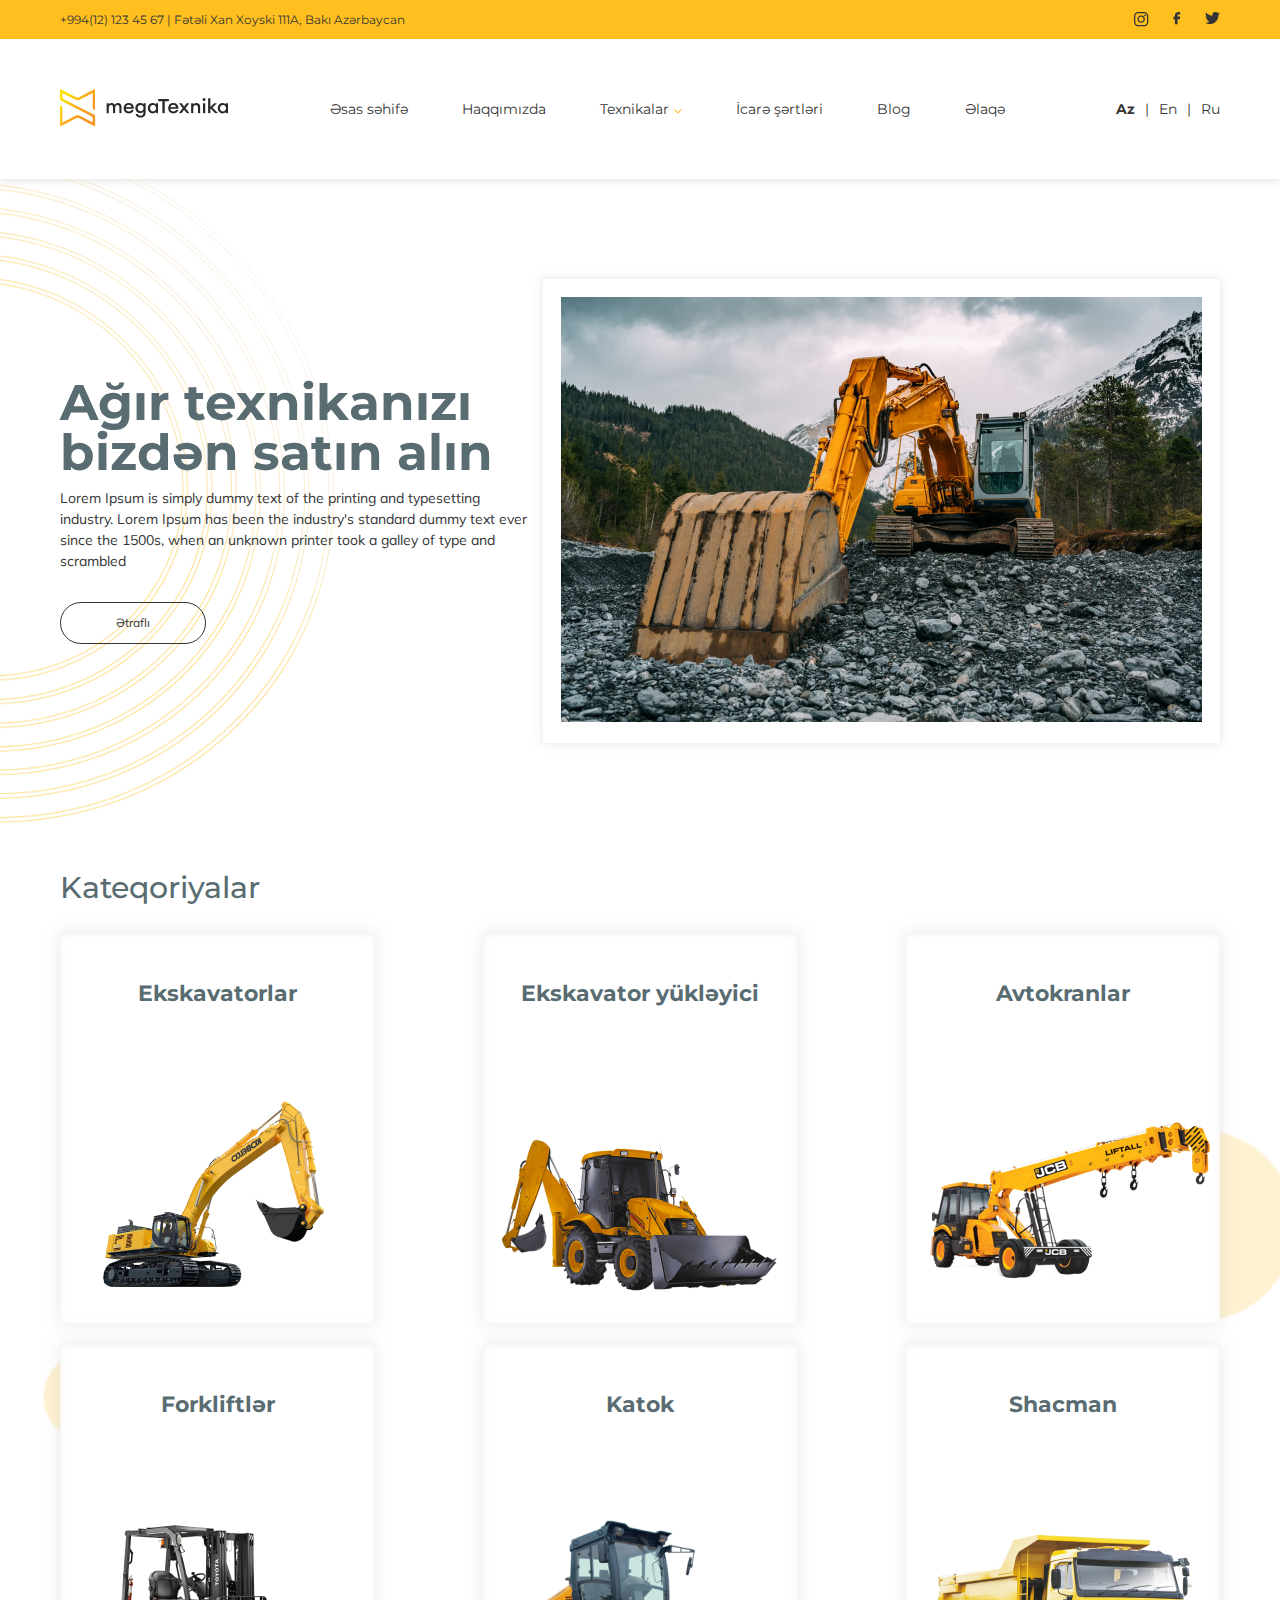
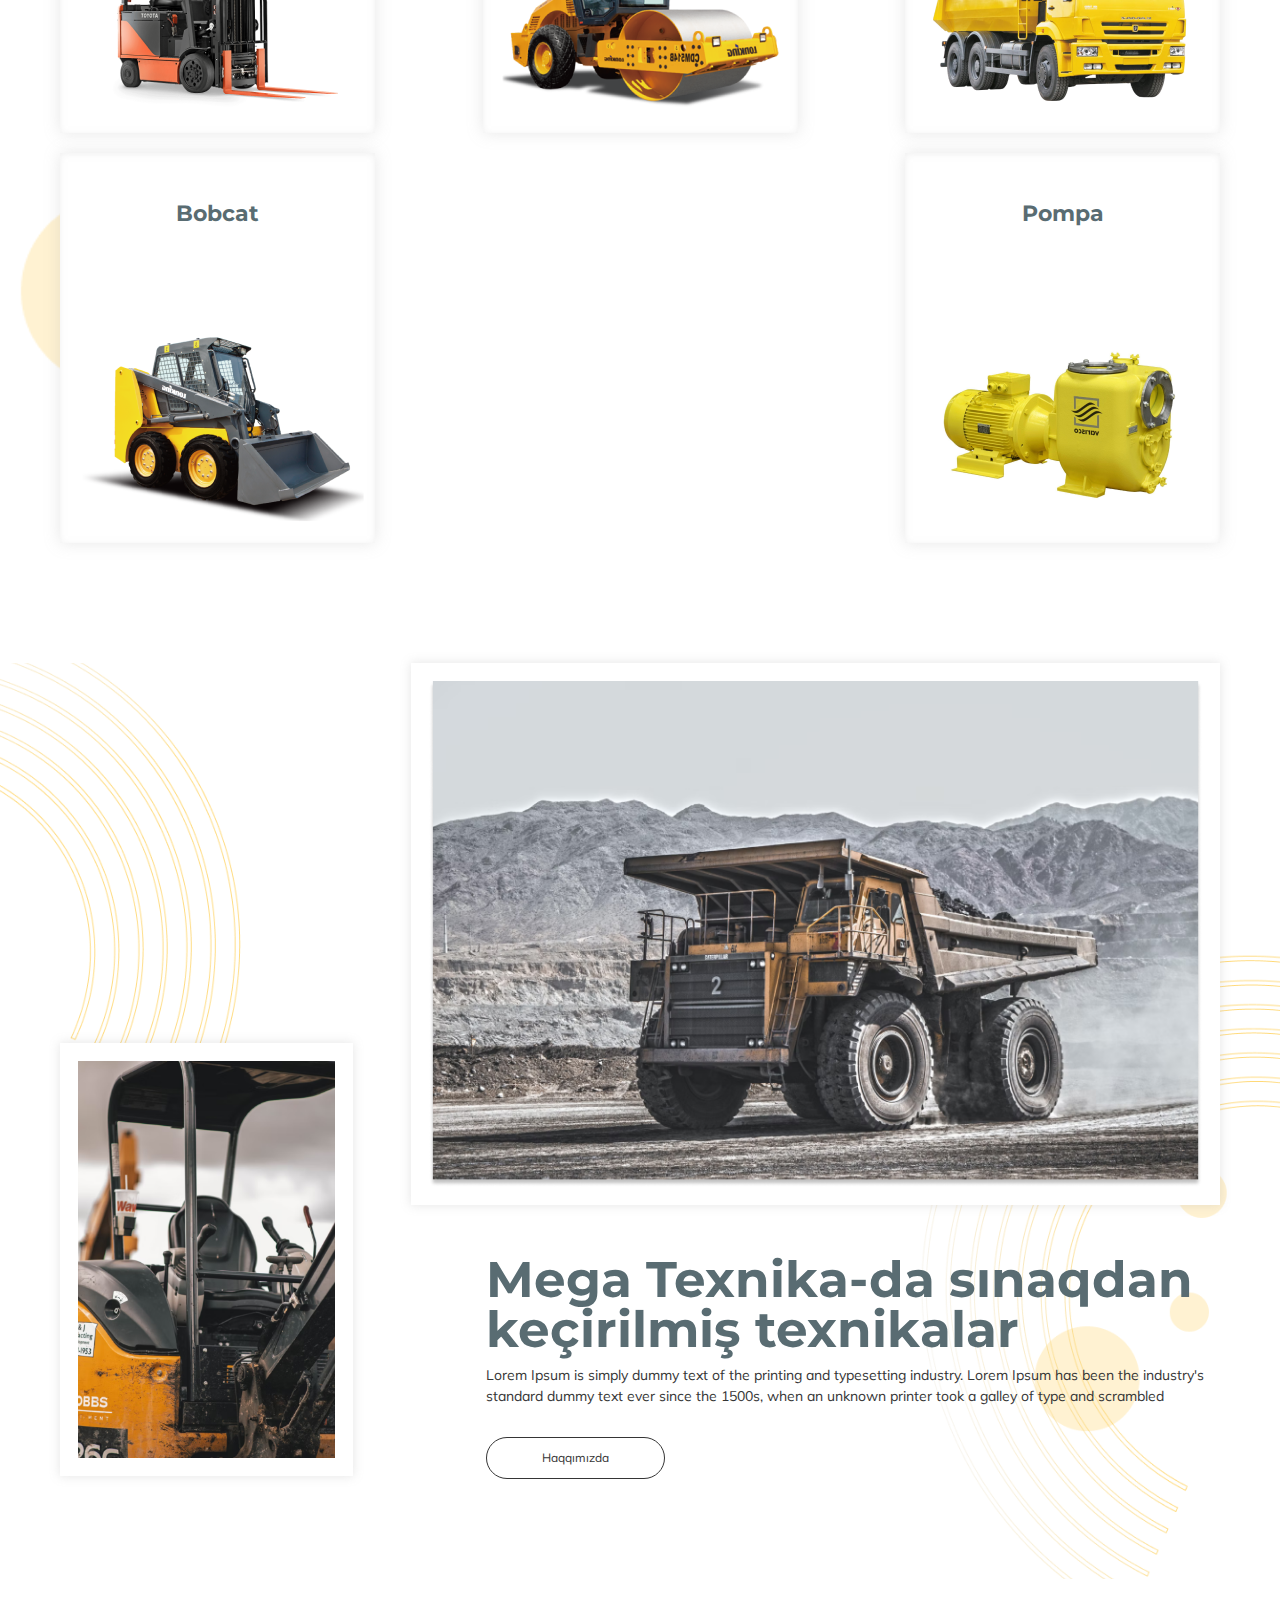
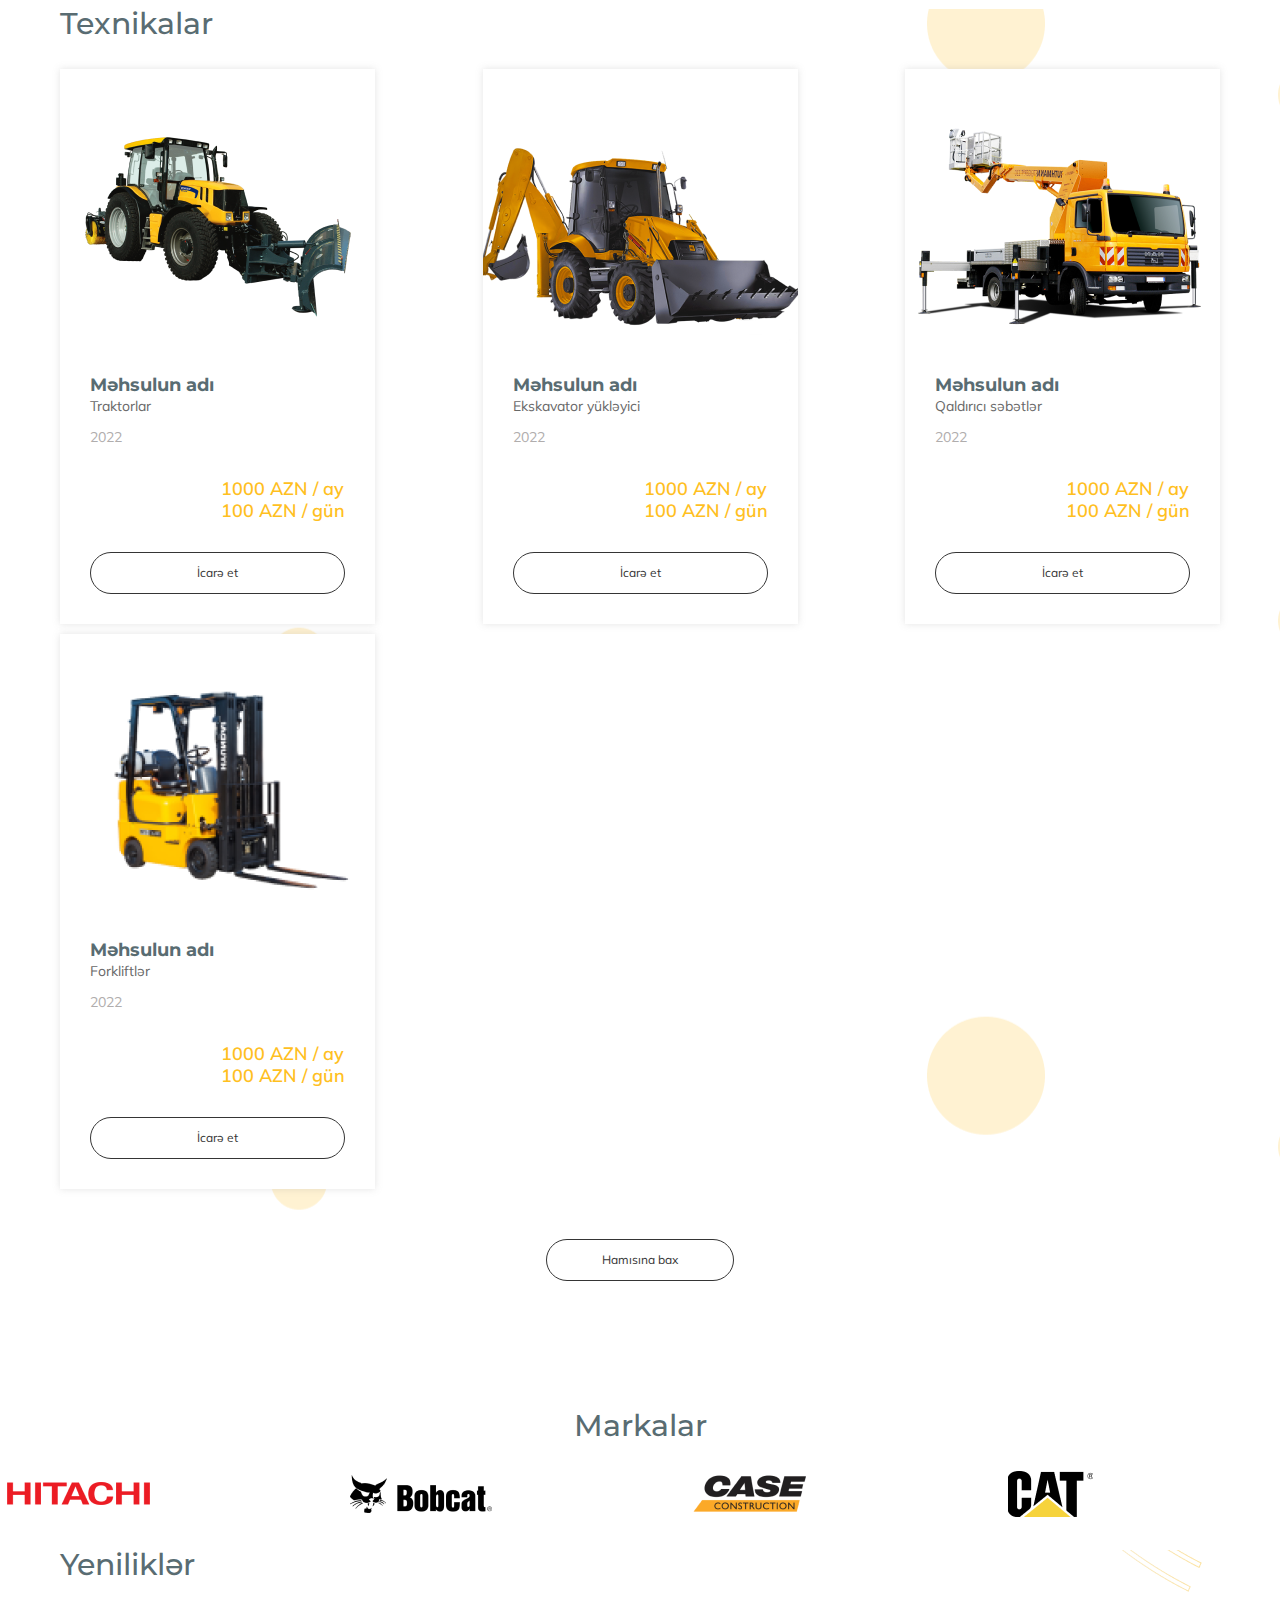
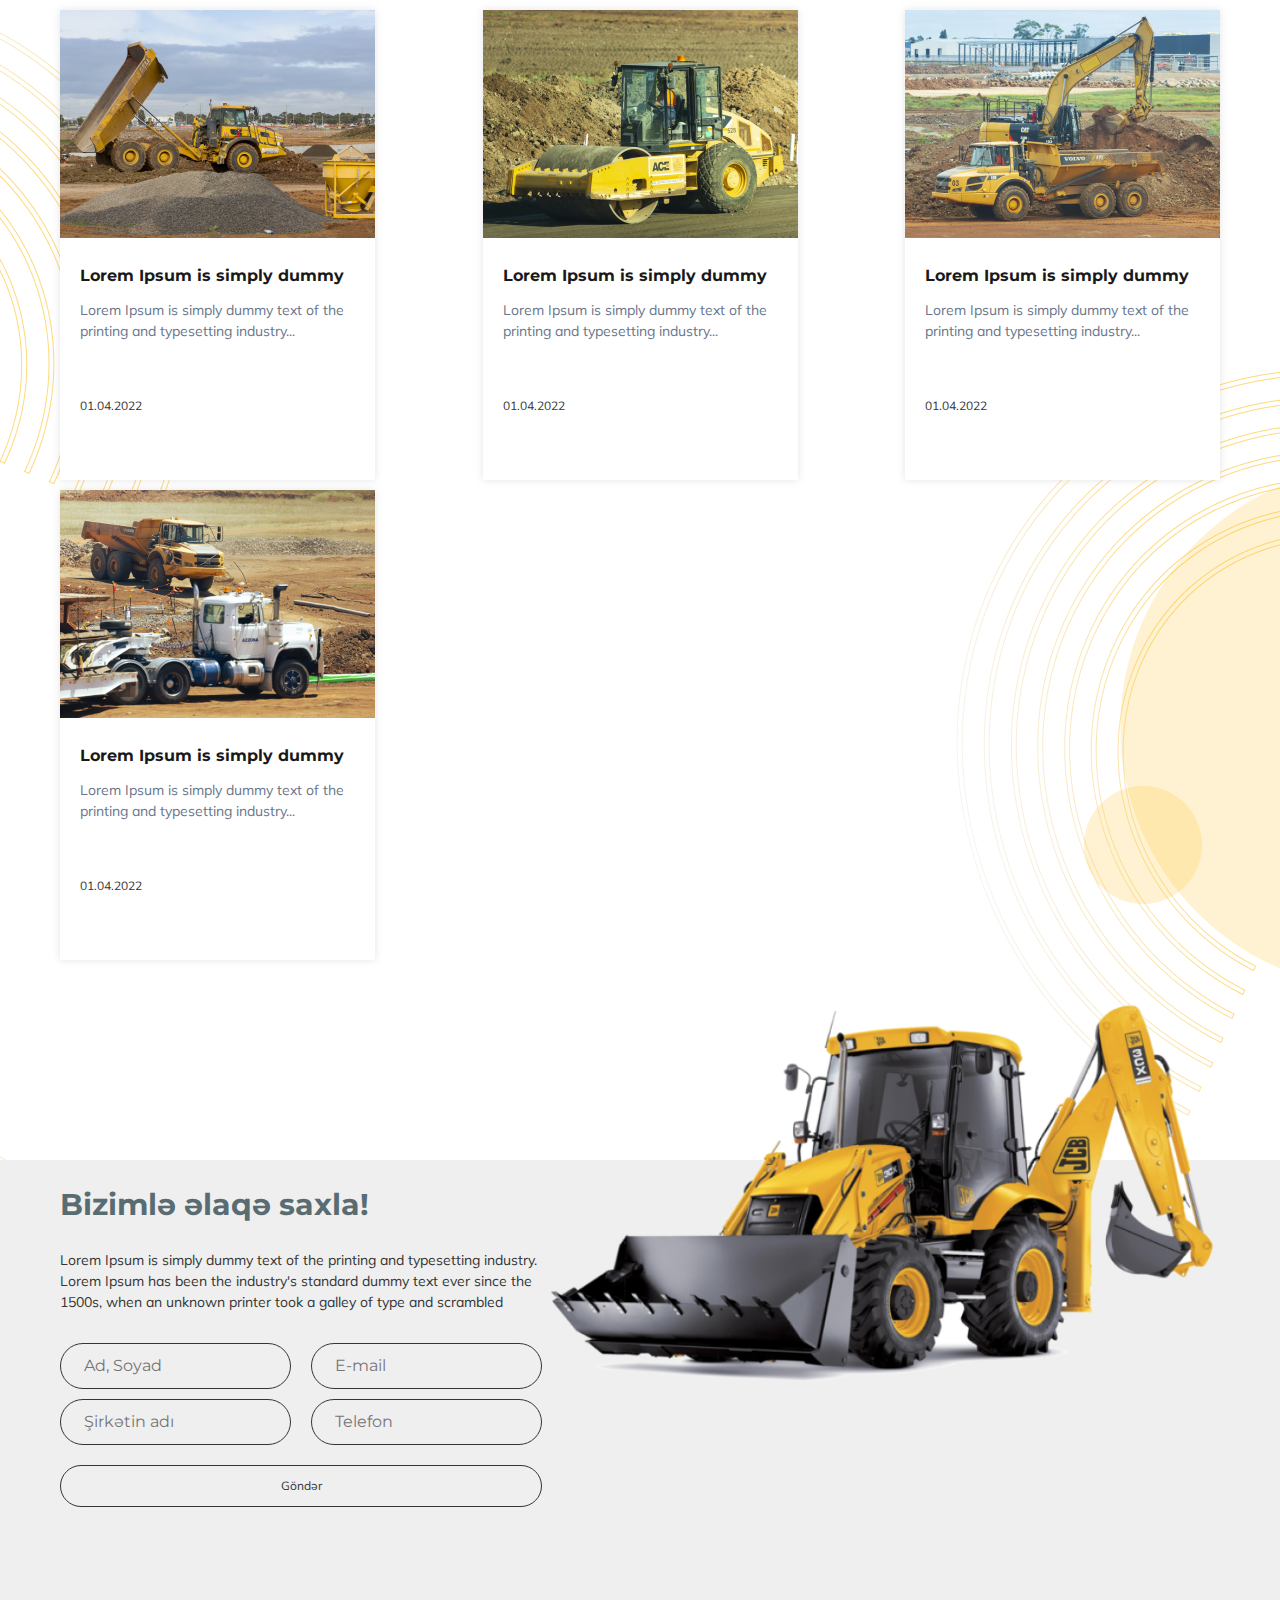
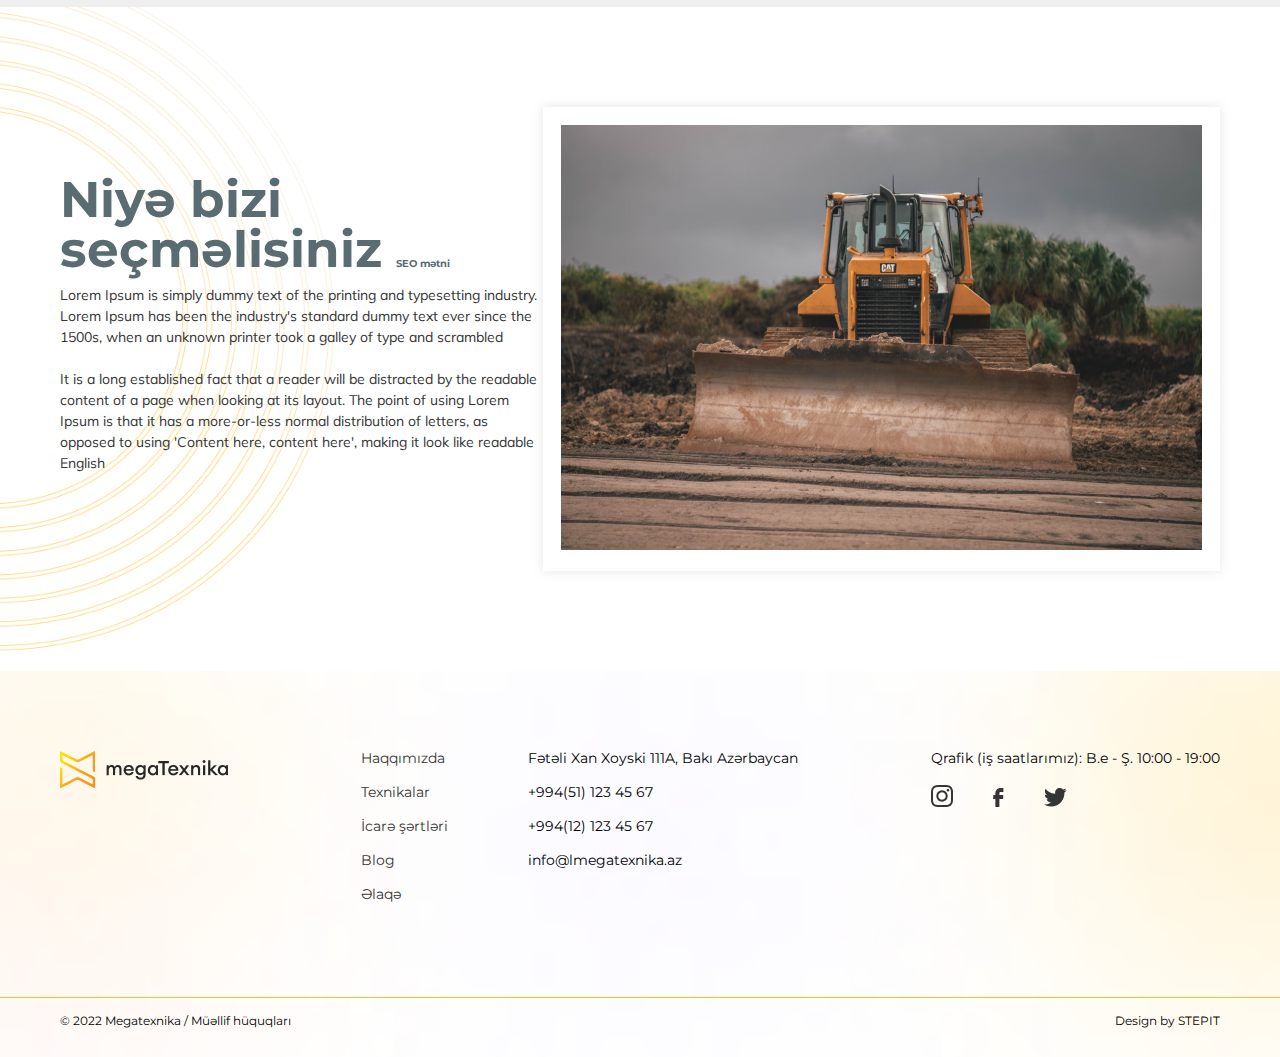
<file: index.html>
<!DOCTYPE html>
<html lang="en">
  <head>
    <meta charset="UTF-8" />
    <meta name="viewport" content="width=device-width, initial-scale=1.0" />
    <title>Document</title>
    <style>
      @import url("https://fonts.googleapis.com/css2?family=Mulish:ital,wght@0,200..1000;1,200..1000&display=swap");

      @import url("https://fonts.googleapis.com/css2?family=Montserrat:ital,wght@0,100..900;1,100..900&family=Mulish:ital,wght@0,200..1000;1,200..1000&display=swap");
    </style>
    <link rel="stylesheet" href="./scss/normalize.css" />
    <link rel="stylesheet" href="./scss/reset.css" />
    <link rel="stylesheet" href="./scss/index.css" />
  </head>

  <body>
    <!-- header -->
    <header class="header">
      <!-- header-information -->
      <section class="header-information">
        <div class="information-container">
          <div class="information-container_contact">
            <p>+994(12) 123 45 67 | Fətəli Xan Xoyski 111A, Bakı Azərbaycan</p>
          </div>

          <div class="information-container_icons">
            <svg
              width="15"
              height="15"
              viewBox="0 0 15 15"
              fill="none"
              xmlns="http://www.w3.org/2000/svg"
            >
              <path
                fill-rule="evenodd"
                clip-rule="evenodd"
                d="M4.20462 0.0429242C4.9675 0.00780438 5.21073 0 7.15403 0C9.09732 0 9.34056 0.00845475 10.1028 0.0429242C10.865 0.0773936 11.3853 0.199012 11.8406 0.375261C12.3173 0.555413 12.7498 0.837021 13.1075 1.20123C13.4717 1.55828 13.7526 1.99012 13.9321 2.46749C14.109 2.92275 14.23 3.44304 14.2651 4.20397C14.3002 4.96815 14.3081 5.21138 14.3081 7.15403C14.3081 9.09732 14.2996 9.34056 14.2651 10.1034C14.2307 10.8644 14.109 11.3847 13.9321 11.8399C13.7526 12.3173 13.4712 12.7499 13.1075 13.1075C12.7498 13.4717 12.3173 13.7526 11.8406 13.9321C11.3853 14.109 10.865 14.23 10.1041 14.2651C9.34056 14.3002 9.09732 14.3081 7.15403 14.3081C5.21073 14.3081 4.9675 14.2996 4.20462 14.2651C3.44369 14.2307 2.9234 14.109 2.46814 13.9321C1.99072 13.7526 1.55816 13.4712 1.20058 13.1075C0.836618 12.7502 0.554967 12.3179 0.375261 11.8406C0.199012 11.3853 0.0780439 10.865 0.0429242 10.1041C0.00780438 9.33991 0 9.09667 0 7.15403C0 5.21073 0.00845475 4.9675 0.0429242 4.20527C0.0773936 3.44304 0.199012 2.92275 0.375261 2.46749C0.555232 1.99017 0.837098 1.55783 1.20123 1.20058C1.5583 0.836697 1.99043 0.555051 2.46749 0.375261C2.92275 0.199012 3.44304 0.0780439 4.20397 0.0429242H4.20462ZM10.0449 1.33065C9.29048 1.29618 9.06415 1.28903 7.15403 1.28903C5.2439 1.28903 5.01757 1.29618 4.26315 1.33065C3.56531 1.36252 3.18679 1.47893 2.93445 1.57714C2.60081 1.70721 2.36213 1.86135 2.11174 2.11174C1.87438 2.34265 1.69172 2.62376 1.57714 2.93445C1.47893 3.18679 1.36252 3.56531 1.33065 4.26315C1.29618 5.01757 1.28903 5.2439 1.28903 7.15403C1.28903 9.06415 1.29618 9.29048 1.33065 10.0449C1.36252 10.7427 1.47893 11.1213 1.57714 11.3736C1.6916 11.6838 1.87436 11.9654 2.11174 12.1963C2.34262 12.4337 2.62423 12.6165 2.93445 12.7309C3.18679 12.8291 3.56531 12.9455 4.26315 12.9774C5.01757 13.0119 5.24325 13.019 7.15403 13.019C9.0648 13.019 9.29048 13.0119 10.0449 12.9774C10.7427 12.9455 11.1213 12.8291 11.3736 12.7309C11.7072 12.6008 11.9459 12.4467 12.1963 12.1963C12.4337 11.9654 12.6165 11.6838 12.7309 11.3736C12.8291 11.1213 12.9455 10.7427 12.9774 10.0449C13.0119 9.29048 13.019 9.06415 13.019 7.15403C13.019 5.2439 13.0119 5.01757 12.9774 4.26315C12.9455 3.56531 12.8291 3.18679 12.7309 2.93445C12.6008 2.60081 12.4467 2.36213 12.1963 2.11174C11.9654 1.8744 11.6843 1.69174 11.3736 1.57714C11.1213 1.47893 10.7427 1.36252 10.0449 1.33065ZM6.24026 9.35942C6.75058 9.57185 7.31882 9.60052 7.84792 9.44053C8.37703 9.28055 8.83418 8.94183 9.14129 8.48223C9.44841 8.02264 9.58643 7.47067 9.5318 6.92061C9.47716 6.37056 9.23325 5.85653 8.84173 5.46633C8.59214 5.2169 8.29035 5.02591 7.9581 4.90711C7.62584 4.78831 7.27137 4.74466 6.92022 4.77929C6.56906 4.81393 6.22996 4.92599 5.92731 5.10741C5.62466 5.28883 5.366 5.5351 5.16996 5.82848C4.97391 6.12187 4.84535 6.45507 4.79353 6.8041C4.74172 7.15314 4.76793 7.50932 4.87029 7.847C4.97265 8.18469 5.14861 8.49548 5.3855 8.757C5.62239 9.01852 5.91432 9.22426 6.24026 9.35942ZM4.55386 4.55386C4.89532 4.2124 5.30069 3.94155 5.74683 3.75675C6.19297 3.57195 6.67113 3.47684 7.15403 3.47684C7.63692 3.47684 8.11509 3.57195 8.56122 3.75675C9.00736 3.94155 9.41273 4.2124 9.75419 4.55386C10.0956 4.89532 10.3665 5.30069 10.5513 5.74683C10.7361 6.19297 10.8312 6.67113 10.8312 7.15403C10.8312 7.63692 10.7361 8.11509 10.5513 8.56122C10.3665 9.00736 10.0956 9.41273 9.75419 9.75419C9.06458 10.4438 8.12928 10.8312 7.15403 10.8312C6.17878 10.8312 5.24347 10.4438 4.55386 9.75419C3.86426 9.06458 3.47684 8.12928 3.47684 7.15403C3.47684 6.17878 3.86426 5.24347 4.55386 4.55386ZM11.6468 4.02447C11.7314 3.94465 11.7991 3.84866 11.846 3.74219C11.8928 3.63572 11.9178 3.52093 11.9195 3.40462C11.9212 3.28831 11.8996 3.17284 11.8558 3.06505C11.8121 2.95726 11.7472 2.85934 11.6649 2.77709C11.5827 2.69484 11.4848 2.62992 11.377 2.58619C11.2692 2.54246 11.1537 2.5208 11.0374 2.5225C10.9211 2.52419 10.8063 2.54921 10.6998 2.59606C10.5934 2.64292 10.4974 2.71066 10.4176 2.79527C10.2623 2.95984 10.1773 3.17842 10.1806 3.40462C10.1839 3.63082 10.2753 3.84684 10.4352 4.0068C10.5952 4.16677 10.8112 4.2581 11.0374 4.26139C11.2636 4.26469 11.4822 4.1797 11.6468 4.02447Z"
                fill="#353535"
              />
            </svg>

            <svg
              width="8"
              height="13"
              viewBox="0 0 8 13"
              fill="none"
              xmlns="http://www.w3.org/2000/svg"
            >
              <path
                d="M1.92937 12.357H4.53084V7.14752H6.87475L7.1323 4.55907H4.53084V3.25183C4.53084 3.07934 4.59936 2.91392 4.72132 2.79195C4.84329 2.66998 5.00871 2.60146 5.1812 2.60146H7.1323V0H5.1812C4.31876 0 3.49165 0.342603 2.88181 0.952439C2.27197 1.56228 1.92937 2.38939 1.92937 3.25183V4.55907H0.628639L0.371094 7.14752H1.92937V12.357Z"
                fill="#353535"
              />
            </svg>

            <svg
              width="15"
              height="12"
              viewBox="0 0 15 12"
              fill="none"
              xmlns="http://www.w3.org/2000/svg"
            >
              <path
                d="M15 1.42342C14.4484 1.66396 13.8558 1.82649 13.2328 1.89995C13.8756 1.52145 14.3565 0.925741 14.5858 0.223974C13.9819 0.576974 13.3209 0.825448 12.6317 0.958593C12.1682 0.471576 11.5543 0.148773 10.8852 0.0403016C10.2162 -0.06817 9.52948 0.0437586 8.93172 0.35871C8.33395 0.673661 7.85857 1.17401 7.57938 1.78209C7.30018 2.39016 7.2328 3.07193 7.38769 3.72154C6.16402 3.66108 4.96694 3.34809 3.87415 2.80288C2.78135 2.25767 1.81726 1.49244 1.04444 0.556828C0.78019 1.0054 0.628248 1.52549 0.628248 2.07938C0.627953 2.578 0.75273 3.069 0.991508 3.50879C1.23029 3.94858 1.57568 4.32357 1.99705 4.60049C1.50837 4.58519 1.03048 4.45524 0.603145 4.22148V4.26048C0.603095 4.95983 0.848916 5.63765 1.2989 6.17894C1.74888 6.72023 2.3753 7.09165 3.07188 7.23017C2.61855 7.3509 2.14327 7.36869 1.68193 7.28218C1.87847 7.88392 2.26129 8.41013 2.77682 8.78712C3.29235 9.16412 3.91477 9.37303 4.55695 9.38462C3.46681 10.2268 2.12051 10.6836 0.734608 10.6816C0.489109 10.6816 0.243819 10.6675 0 10.6393C1.40677 11.5294 3.04435 12.0018 4.71681 12C10.3783 12 13.4733 7.38554 13.4733 3.38349C13.4733 3.25347 13.47 3.12215 13.4641 2.99213C14.0661 2.56369 14.5857 2.03315 14.9987 1.42537L15 1.42342Z"
                fill="#353535"
              />
            </svg>
          </div>
        </div>
      </section>
      <!-- header-navigation -->
      <section class="header-navigation">
        <nav class="navigation-container">
          <div class="navigation-container_logo">
            <img src="./assets/logo_icons/megaTexnika.png" alt="logotip" />
          </div>
          <ul class="navigation-container_menu">
            <li class="menu_item"><a href="./index.html">Əsas səhifə</a></li>
            <li class="menu_item"><a href="./about.html">Haqqımızda</a></li>
            <li class="menu_item technique">
              <a href="./technique.html"> Texnikalar</a
              ><svg
                xmlns="http://www.w3.org/2000/svg"
                width="8"
                height="5"
                viewBox="0 0 8 5"
                fill="none"
                style="margin-left: 5px"
              >
                <path
                  fill-rule="evenodd"
                  clip-rule="evenodd"
                  d="M7.3064 0.460693C7.40838 0.562674 7.46567 0.700991 7.46567 0.845215C7.46567 0.989438 7.40838 1.12775 7.3064 1.22974L4.23022 4.30591C4.12824 4.40789 3.98993 4.46518 3.8457 4.46518C3.70148 4.46518 3.56316 4.40789 3.46118 4.30591L0.38501 1.22974C0.283028 1.12775 0.225736 0.989438 0.225736 0.845215C0.225736 0.700991 0.283029 0.562674 0.38501 0.460693C0.486991 0.358712 0.625308 0.301419 0.769531 0.301419C0.913755 0.301419 1.05207 0.358712 1.15405 0.460693L3.8457 3.15234L6.53735 0.460693C6.63933 0.358712 6.77765 0.301419 6.92187 0.301419C7.0661 0.301419 7.20441 0.358712 7.3064 0.460693Z"
                  fill="#FFC01F"
                />
              </svg>

              <ul class="technique_menu">
                <li><a href="#">Avtokranlar</a></li>
                <li><a href="#">Traktorlar</a></li>
                <li><a href="#">Qaldırıcı səbətlər</a></li>
                <li><a href="#">Forkliftlər</a></li>
                <li><a href="#">Katok</a></li>
                <li><a href="#">Shacman</a></li>
                <li><a href="#">Bobcat</a></li>
                <li><a href="#">Pompa</a></li>
              </ul>
            </li>
            <li class="menu_item"><a href="./rent.html">İcarə şərtləri</a></li>
            <li class="menu_item"><a href="./blog.html">Blog</a></li>
            <li class="menu_item"><a href="./contact.html">Əlaqə</a></li>
          </ul>
          <div class="navigation-container_lang">
            <p class="lang az">Az</p>
            |
            <p class="lang en">En</p>
            |
            <p class="lang ru">Ru</p>
          </div>
          <div class="navigation-container_phone">
            <div class="hamburger-menu">
              <input id="menu__toggle" type="checkbox" />
              <label class="menu__btn" for="menu__toggle">
                <img
                  class="menu_open"
                  src="./assets/logo_icons/menu_bar.png"
                  alt=""
                />
                <img
                  class="menu_close"
                  src="./assets/logo_icons/menu_bar_close.png"
                  alt=""
                />
                <div class="menu__box">
                  <div class="header-information">
                    <div class="information-container">
                      <div class="information-container_contact">
                        <p>
                          +994(12) 123 45 67 | Fətəli Xan Xoyski 111A, Bakı
                          Azərbaycan
                        </p>
                      </div>

                      <div class="information-container_icons">
                        <svg
                          width="15"
                          height="15"
                          viewBox="0 0 15 15"
                          fill="none"
                          xmlns="http://www.w3.org/2000/svg"
                        >
                          <path
                            fill-rule="evenodd"
                            clip-rule="evenodd"
                            d="M4.20462 0.0429242C4.9675 0.00780438 5.21073 0 7.15403 0C9.09732 0 9.34056 0.00845475 10.1028 0.0429242C10.865 0.0773936 11.3853 0.199012 11.8406 0.375261C12.3173 0.555413 12.7498 0.837021 13.1075 1.20123C13.4717 1.55828 13.7526 1.99012 13.9321 2.46749C14.109 2.92275 14.23 3.44304 14.2651 4.20397C14.3002 4.96815 14.3081 5.21138 14.3081 7.15403C14.3081 9.09732 14.2996 9.34056 14.2651 10.1034C14.2307 10.8644 14.109 11.3847 13.9321 11.8399C13.7526 12.3173 13.4712 12.7499 13.1075 13.1075C12.7498 13.4717 12.3173 13.7526 11.8406 13.9321C11.3853 14.109 10.865 14.23 10.1041 14.2651C9.34056 14.3002 9.09732 14.3081 7.15403 14.3081C5.21073 14.3081 4.9675 14.2996 4.20462 14.2651C3.44369 14.2307 2.9234 14.109 2.46814 13.9321C1.99072 13.7526 1.55816 13.4712 1.20058 13.1075C0.836618 12.7502 0.554967 12.3179 0.375261 11.8406C0.199012 11.3853 0.0780439 10.865 0.0429242 10.1041C0.00780438 9.33991 0 9.09667 0 7.15403C0 5.21073 0.00845475 4.9675 0.0429242 4.20527C0.0773936 3.44304 0.199012 2.92275 0.375261 2.46749C0.555232 1.99017 0.837098 1.55783 1.20123 1.20058C1.5583 0.836697 1.99043 0.555051 2.46749 0.375261C2.92275 0.199012 3.44304 0.0780439 4.20397 0.0429242H4.20462ZM10.0449 1.33065C9.29048 1.29618 9.06415 1.28903 7.15403 1.28903C5.2439 1.28903 5.01757 1.29618 4.26315 1.33065C3.56531 1.36252 3.18679 1.47893 2.93445 1.57714C2.60081 1.70721 2.36213 1.86135 2.11174 2.11174C1.87438 2.34265 1.69172 2.62376 1.57714 2.93445C1.47893 3.18679 1.36252 3.56531 1.33065 4.26315C1.29618 5.01757 1.28903 5.2439 1.28903 7.15403C1.28903 9.06415 1.29618 9.29048 1.33065 10.0449C1.36252 10.7427 1.47893 11.1213 1.57714 11.3736C1.6916 11.6838 1.87436 11.9654 2.11174 12.1963C2.34262 12.4337 2.62423 12.6165 2.93445 12.7309C3.18679 12.8291 3.56531 12.9455 4.26315 12.9774C5.01757 13.0119 5.24325 13.019 7.15403 13.019C9.0648 13.019 9.29048 13.0119 10.0449 12.9774C10.7427 12.9455 11.1213 12.8291 11.3736 12.7309C11.7072 12.6008 11.9459 12.4467 12.1963 12.1963C12.4337 11.9654 12.6165 11.6838 12.7309 11.3736C12.8291 11.1213 12.9455 10.7427 12.9774 10.0449C13.0119 9.29048 13.019 9.06415 13.019 7.15403C13.019 5.2439 13.0119 5.01757 12.9774 4.26315C12.9455 3.56531 12.8291 3.18679 12.7309 2.93445C12.6008 2.60081 12.4467 2.36213 12.1963 2.11174C11.9654 1.8744 11.6843 1.69174 11.3736 1.57714C11.1213 1.47893 10.7427 1.36252 10.0449 1.33065ZM6.24026 9.35942C6.75058 9.57185 7.31882 9.60052 7.84792 9.44053C8.37703 9.28055 8.83418 8.94183 9.14129 8.48223C9.44841 8.02264 9.58643 7.47067 9.5318 6.92061C9.47716 6.37056 9.23325 5.85653 8.84173 5.46633C8.59214 5.2169 8.29035 5.02591 7.9581 4.90711C7.62584 4.78831 7.27137 4.74466 6.92022 4.77929C6.56906 4.81393 6.22996 4.92599 5.92731 5.10741C5.62466 5.28883 5.366 5.5351 5.16996 5.82848C4.97391 6.12187 4.84535 6.45507 4.79353 6.8041C4.74172 7.15314 4.76793 7.50932 4.87029 7.847C4.97265 8.18469 5.14861 8.49548 5.3855 8.757C5.62239 9.01852 5.91432 9.22426 6.24026 9.35942ZM4.55386 4.55386C4.89532 4.2124 5.30069 3.94155 5.74683 3.75675C6.19297 3.57195 6.67113 3.47684 7.15403 3.47684C7.63692 3.47684 8.11509 3.57195 8.56122 3.75675C9.00736 3.94155 9.41273 4.2124 9.75419 4.55386C10.0956 4.89532 10.3665 5.30069 10.5513 5.74683C10.7361 6.19297 10.8312 6.67113 10.8312 7.15403C10.8312 7.63692 10.7361 8.11509 10.5513 8.56122C10.3665 9.00736 10.0956 9.41273 9.75419 9.75419C9.06458 10.4438 8.12928 10.8312 7.15403 10.8312C6.17878 10.8312 5.24347 10.4438 4.55386 9.75419C3.86426 9.06458 3.47684 8.12928 3.47684 7.15403C3.47684 6.17878 3.86426 5.24347 4.55386 4.55386ZM11.6468 4.02447C11.7314 3.94465 11.7991 3.84866 11.846 3.74219C11.8928 3.63572 11.9178 3.52093 11.9195 3.40462C11.9212 3.28831 11.8996 3.17284 11.8558 3.06505C11.8121 2.95726 11.7472 2.85934 11.6649 2.77709C11.5827 2.69484 11.4848 2.62992 11.377 2.58619C11.2692 2.54246 11.1537 2.5208 11.0374 2.5225C10.9211 2.52419 10.8063 2.54921 10.6998 2.59606C10.5934 2.64292 10.4974 2.71066 10.4176 2.79527C10.2623 2.95984 10.1773 3.17842 10.1806 3.40462C10.1839 3.63082 10.2753 3.84684 10.4352 4.0068C10.5952 4.16677 10.8112 4.2581 11.0374 4.26139C11.2636 4.26469 11.4822 4.1797 11.6468 4.02447Z"
                            fill="#353535"
                          />
                        </svg>

                        <svg
                          width="8"
                          height="13"
                          viewBox="0 0 8 13"
                          fill="none"
                          xmlns="http://www.w3.org/2000/svg"
                        >
                          <path
                            d="M1.92937 12.357H4.53084V7.14752H6.87475L7.1323 4.55907H4.53084V3.25183C4.53084 3.07934 4.59936 2.91392 4.72132 2.79195C4.84329 2.66998 5.00871 2.60146 5.1812 2.60146H7.1323V0H5.1812C4.31876 0 3.49165 0.342603 2.88181 0.952439C2.27197 1.56228 1.92937 2.38939 1.92937 3.25183V4.55907H0.628639L0.371094 7.14752H1.92937V12.357Z"
                            fill="#353535"
                          />
                        </svg>

                        <svg
                          width="15"
                          height="12"
                          viewBox="0 0 15 12"
                          fill="none"
                          xmlns="http://www.w3.org/2000/svg"
                        >
                          <path
                            d="M15 1.42342C14.4484 1.66396 13.8558 1.82649 13.2328 1.89995C13.8756 1.52145 14.3565 0.925741 14.5858 0.223974C13.9819 0.576974 13.3209 0.825448 12.6317 0.958593C12.1682 0.471576 11.5543 0.148773 10.8852 0.0403016C10.2162 -0.06817 9.52948 0.0437586 8.93172 0.35871C8.33395 0.673661 7.85857 1.17401 7.57938 1.78209C7.30018 2.39016 7.2328 3.07193 7.38769 3.72154C6.16402 3.66108 4.96694 3.34809 3.87415 2.80288C2.78135 2.25767 1.81726 1.49244 1.04444 0.556828C0.78019 1.0054 0.628248 1.52549 0.628248 2.07938C0.627953 2.578 0.75273 3.069 0.991508 3.50879C1.23029 3.94858 1.57568 4.32357 1.99705 4.60049C1.50837 4.58519 1.03048 4.45524 0.603145 4.22148V4.26048C0.603095 4.95983 0.848916 5.63765 1.2989 6.17894C1.74888 6.72023 2.3753 7.09165 3.07188 7.23017C2.61855 7.3509 2.14327 7.36869 1.68193 7.28218C1.87847 7.88392 2.26129 8.41013 2.77682 8.78712C3.29235 9.16412 3.91477 9.37303 4.55695 9.38462C3.46681 10.2268 2.12051 10.6836 0.734608 10.6816C0.489109 10.6816 0.243819 10.6675 0 10.6393C1.40677 11.5294 3.04435 12.0018 4.71681 12C10.3783 12 13.4733 7.38554 13.4733 3.38349C13.4733 3.25347 13.47 3.12215 13.4641 2.99213C14.0661 2.56369 14.5857 2.03315 14.9987 1.42537L15 1.42342Z"
                            fill="#353535"
                          />
                        </svg>
                      </div>
                    </div>
                  </div>

                  <div class="navigation-container">
                    <div class="navigation-container_logo">
                      <img
                        src="./assets/logo_icons/megaTexnika.png"
                        alt="logotip"
                      />
                    </div>
                    <div class="hamburger-menu">
                      <input id="menu__toggle" type="checkbox" />
                      <label class="menu__btn" for="menu__toggle">
                        <img
                          class="menu_close"
                          src="./assets/logo_icons/menu_bar_close.png"
                          alt=""
                        />
                      </label>
                    </div>
                  </div>

                  <div class="phone-menu">
                    <ul class="phone-menu_list">
                      <li class="list_item">
                        <a href="./index.html">Əsas səhifə</a>
                      </li>
                      <li class="list_item">
                        <a href="./about.html">Haqqımızda</a>
                      </li>
                      <li class="list_item technique">
                        <a href="./technique.html"> Texnikalar</a
                        ><svg
                          xmlns="http://www.w3.org/2000/svg"
                          width="8"
                          height="5"
                          viewBox="0 0 8 5"
                          fill="none"
                          style="margin-left: 5px"
                        >
                          <path
                            fill-rule="evenodd"
                            clip-rule="evenodd"
                            d="M7.3064 0.460693C7.40838 0.562674 7.46567 0.700991 7.46567 0.845215C7.46567 0.989438 7.40838 1.12775 7.3064 1.22974L4.23022 4.30591C4.12824 4.40789 3.98993 4.46518 3.8457 4.46518C3.70148 4.46518 3.56316 4.40789 3.46118 4.30591L0.38501 1.22974C0.283028 1.12775 0.225736 0.989438 0.225736 0.845215C0.225736 0.700991 0.283029 0.562674 0.38501 0.460693C0.486991 0.358712 0.625308 0.301419 0.769531 0.301419C0.913755 0.301419 1.05207 0.358712 1.15405 0.460693L3.8457 3.15234L6.53735 0.460693C6.63933 0.358712 6.77765 0.301419 6.92187 0.301419C7.0661 0.301419 7.20441 0.358712 7.3064 0.460693Z"
                            fill="#FFC01F"
                          />
                        </svg>

                        <ul class="technique_menu">
                          <li><a href="#">Avtokranlar</a></li>
                          <li><a href="#">Traktorlar</a></li>
                          <li><a href="#">Qaldırıcı səbətlər</a></li>
                          <li><a href="#">Forkliftlər</a></li>
                          <li><a href="#">Katok</a></li>
                          <li><a href="#">Shacman</a></li>
                          <li><a href="#">Bobcat</a></li>
                          <li><a href="#">Pompa</a></li>
                        </ul>
                      </li>
                      <li class="list_item">
                        <a href="./rent.html">İcarə şərtləri</a>
                      </li>
                      <li class="list_item"><a href="./blog.html">Blog</a></li>
                      <li class="list_item">
                        <a href="./contact.html">Əlaqə</a>
                      </li>
                    </ul>
                    <div class="phone-menu_lang">
                      <p class="lang_az">Az</p>
                      |
                      <p class="lang_en">En</p>
                      |
                      <p class="lang_ru">Ru</p>
                    </div>
                  </div>
                </div>
              </label>
            </div>
          </div>
        </nav>
      </section>
    </header>

    <!-- main -->
    <main id="content">
      <section class="content-container">
        <!-- section 1 -->
        <section class="dating-container">
          <div class="dating-container_text">
            <h1>Ağır texnikanızı bizdən satın alın</h1>
            <p>
              Lorem Ipsum is simply dummy text of the printing and typesetting
              industry. Lorem Ipsum has been the industry's standard dummy text
              ever since the 1500s, when an unknown printer took a galley of
              type and scrambled
            </p>
            <button>Ətraflı</button>
          </div>
          <div class="dating-container_img">
            <img src="./assets/images/imgs/dating_img.png" alt="Ekskavator" />
          </div>
        </section>

        <!-- section 2 -->
        <section class="categorie-container">
          <h2>Kateqoriyalar</h2>
          <ul class="categorie_list">
            <!-- item 1 -->
            <li class="categorie_item">
              <h3>Ekskavatorlar</h3>
              <img
                src="./assets/images/imgs/categorie_img1.png"
                alt="Ekskavatorlar"
              />
            </li>
            <!-- item 2 -->
            <li class="categorie_item">
              <h3>Ekskavator yükləyici</h3>
              <img
                src="./assets/images/imgs/categorie_img2.png"
                alt="Ekskavator yükləyici"
              />
            </li>
            <!-- item 3 -->
            <li class="categorie_item">
              <h3>Avtokranlar</h3>
              <img
                src="./assets/images/imgs/categorie_img3.png"
                alt="Avtokranlar"
              />
            </li>
            <!-- item 4 -->
            <li class="categorie_item">
              <h3>Forkliftlər</h3>
              <img
                src="./assets/images/imgs/categorie_img4.png"
                alt="Forkliftlər"
              />
            </li>
            <!-- item 5 -->
            <li class="categorie_item">
              <h3>Katok</h3>
              <img src="./assets/images/imgs/categorie_img5.png" alt="Katok" />
            </li>
            <!-- item 6 -->
            <li class="categorie_item">
              <h3>Shacman</h3>
              <img
                src="./assets/images/imgs/categorie_img6.png"
                alt="Shacman"
              />
            </li>
            <!-- item 7 -->
            <li class="categorie_item">
              <h3>Bobcat</h3>
              <img src="./assets/images/imgs/categorie_img7.png" alt="Bobcat" />
            </li>
            <!-- item 8 -->
            <li class="categorie_item">
              <h3>Pompa</h3>
              <img src="./assets/images/imgs/categorie_img8.png" alt="Pompa" />
            </li>
          </ul>
        </section>

        <!-- section 3 -->
        <section class="about-container">
          <div class="about_left">
            <img
              src="/assets/images/imgs/about_left.png"
              alt="inside the excavator"
            />
          </div>
          <div class="about_right">
            <img
              src="/assets/images/imgs/about_right.png"
              alt="Kamaz is on the way"
            />
            <div class="about_right_text">
              <h1>Mega Texnika-da sınaqdan keçirilmiş texnikalar</h1>
              <p>
                Lorem Ipsum is simply dummy text of the printing and typesetting
                industry. Lorem Ipsum has been the industry's standard dummy
                text ever since the 1500s, when an unknown printer took a galley
                of type and scrambled
              </p>
              <button>Haqqımızda</button>
            </div>
          </div>
        </section>

        <!-- section 4 -->
        <section class="techniques-container">
          <h2>Texnikalar</h2>

          <ul class="techniques-list">
            <!-- list item 1 -->
            <li class="techniques-list_item">
              <img
                src="/assets/images/imgs/techniques_img1.png"
                alt="Traktorlar"
              />
              <div class="techniques_info">
                <h4>Məhsulun adı</h4>
                <p class="info_name">Traktorlar</p>
                <p class="info_time">2022</p>

                <p class="info_price">
                  1000 AZN / ay <br />
                  100 AZN / gün
                </p>

                <button>İcarə et</button>
              </div>
            </li>

            <!-- list item 2 -->
            <li class="techniques-list_item">
              <img
                src="/assets/images/imgs/techniques_img2.png"
                alt="Ekskavator yükləyici"
              />
              <div class="techniques_info">
                <h4>Məhsulun adı</h4>
                <p class="info_name">Ekskavator yükləyici</p>
                <p class="info_time">2022</p>

                <p class="info_price">
                  1000 AZN / ay <br />
                  100 AZN / gün
                </p>

                <button>İcarə et</button>
              </div>
            </li>

            <!-- list item 3 -->
            <li class="techniques-list_item">
              <img
                src="/assets/images/imgs/techniques_img3.png"
                alt="Qaldırıcı səbətlər"
              />
              <div class="techniques_info">
                <h4>Məhsulun adı</h4>
                <p class="info_name">Qaldırıcı səbətlər</p>
                <p class="info_time">2022</p>

                <p class="info_price">
                  1000 AZN / ay <br />
                  100 AZN / gün
                </p>

                <button>İcarə et</button>
              </div>
            </li>

            <!-- list item 4 -->
            <li class="techniques-list_item">
              <img
                src="/assets/images/imgs/techniques_img4.png"
                alt="Forkliftlər"
              />
              <div class="techniques_info">
                <h4>Məhsulun adı</h4>
                <p class="info_name">Forkliftlər</p>
                <p class="info_time">2022</p>

                <p class="info_price">
                  1000 AZN / ay <br />
                  100 AZN / gün
                </p>

                <button>İcarə et</button>
              </div>
            </li>
          </ul>

          <button class="all">Hamısına bax</button>
        </section>

        <!-- section 5 -->
        <section class="brands-container">
          <h2 class="center">Markalar</h2>

          <div class="brands_carousel">
            <div class="carousel-item">
              <img src="/assets/images/imgs/brands_img1.png" alt="hyundai" />
            </div>
            <div class="carousel-item">
              <img src="/assets/images/imgs/brands_img2.png" alt="hitachi" />
            </div>
            <div class="carousel-item">
              <img src="/assets/images/imgs/brands_img3.png" alt="bobcat" />
            </div>
            <div class="carousel-item">
              <img src="/assets/images/imgs/brands_img4.png" alt="case" />
            </div>
            <div class="carousel-item">
              <img src="/assets/images/imgs/brands_img5.png" alt="cat" />
            </div>
            <div class="carousel-item">
              <img src="/assets/images/imgs/brands_img6.png" alt="liugong" />
            </div>
          </div>
        </section>

        <!-- section 6 -->
        <section class="news-container">
          <h2>Yeniliklər</h2>
          <ul class="news-list">
            <!-- item 1 -->
            <li class="news-list_item">
              <img src="/assets/images/imgs/news_img1.png" alt="" />
              <div class="news_info">
                <h5 class="news_header">Lorem Ipsum is simply dummy</h5>
                <p class="news_paragraph">
                  Lorem Ipsum is simply dummy text of the printing and
                  typesetting industry...
                </p>
                <p class="news_time">01.04.2022</p>
              </div>
            </li>

            <!-- item 2 -->
            <li class="news-list_item">
              <img src="/assets/images/imgs/news_img2.png" alt="" />
              <div class="news_info">
                <h5 class="news_header">Lorem Ipsum is simply dummy</h5>

                <p class="news_paragraph">
                  Lorem Ipsum is simply dummy text of the printing and
                  typesetting industry...
                </p>
                <p class="news_time">01.04.2022</p>
              </div>
            </li>

            <!-- item 3 -->
            <li class="news-list_item">
              <img src="/assets/images/imgs/news_img3.png" alt="" />
              <div class="news_info">
                <h5 class="news_header">Lorem Ipsum is simply dummy</h5>
                <p class="news_paragraph">
                  Lorem Ipsum is simply dummy text of the printing and
                  typesetting industry...
                </p>
                <p class="news_time">01.04.2022</p>
              </div>
            </li>

            <!-- item 4 -->
            <li class="news-list_item">
              <img src="/assets/images/imgs/news_img4.png" alt="" />
              <div class="news_info">
                <h5 class="news_header">Lorem Ipsum is simply dummy</h5>
                <p class="news_paragraph">
                  Lorem Ipsum is simply dummy text of the printing and
                  typesetting industry...
                </p>
                <p class="news_time">01.04.2022</p>
              </div>
            </li>
          </ul>
        </section>

        <!-- section 7 -->
        <section class="contact-container">
          <div class="contact-container_bg">
            <div class="contact_left">
              <div class="text">
                <h2>Bizimlə əlaqə saxla!</h2>
                <p>
                  Lorem Ipsum is simply dummy text of the printing and
                  typesetting industry. Lorem Ipsum has been the industry's
                  standard dummy text ever since the 1500s, when an unknown
                  printer took a galley of type and scrambled
                </p>
              </div>
              <form action="">
                <input type="text" placeholder="Ad, Soyad" />
                <input type="text" placeholder="E-mail" />
                <input type="text" placeholder="Şirkətin adı" />
                <input type="text" placeholder="Telefon" />
                <button>Göndər</button>
              </form>
            </div>
            <div class="contact_right">
              <img src="/assets/images/imgs/contact_img1.png" alt="" />
            </div>
          </div>
        </section>

        <!-- section 8 -->
        <section class="choose-container">
          <div class="choose-container_text">
            <h1>Niyə bizi seçməlisiniz <span> SEO mətni</span></h1>
            <p>
              Lorem Ipsum is simply dummy text of the printing and typesetting
              industry. Lorem Ipsum has been the industry's standard dummy text
              ever since the 1500s, when an unknown printer took a galley of
              type and scrambled
              <br />
              <br />
              It is a long established fact that a reader will be distracted by
              the readable content of a page when looking at its layout. The
              point of using Lorem Ipsum is that it has a more-or-less normal
              distribution of letters, as opposed to using 'Content here,
              content here', making it look like readable English
            </p>
          </div>
          <div class="choose-container_img">
            <img src="./assets/images/imgs/choose_img1.png" alt="Ekskavator" />
          </div>
        </section>
      </section>
    </main>

    <!-- footer -->
    <footer class="footer">
      <section class="footer-information">
        <div class="footer-information_logo">
          <!-- <img src="./assets/logo_icons/logo.png" alt="logotip" /> -->
          <img src="./assets/logo_icons/megaTexnika.png" alt="logotip" />
        </div>
        <div class="footer-information_container">
          <ul class="container_menu">
            <li><a href="./about.html">Haqqımızda</a></li>
            <li><a href="./technique.html">Texnikalar</a></li>
            <li><a href="./rent.html">İcarə şərtləri</a></li>
            <li><a href="./blog.html">Blog</a></li>
            <li><a href="./contact.html">Əlaqə</a></li>
          </ul>
          <ul class="container_contact">
            <li>Fətəli Xan Xoyski 111A, Bakı Azərbaycan</li>
            <li>+994(51) 123 45 67</li>
            <li>+994(12) 123 45 67</li>
            <li>info@lmegatexnika.az</li>
          </ul>
        </div>
        <div class="footer-information_icons">
          <p>Qrafik (iş saatlarımız): B.e - Ş. 10:00 - 19:00</p>
          <p class="icons">
            <img src="./assets/logo_icons/intagram.png" alt="intagram icon" />
            <img src="./assets/logo_icons/fb.png" alt="facebook icon" />
            <img src="./assets/logo_icons/twitter.png" alt="twitter icon" />
          </p>
        </div>
      </section>
      <hr />
      <section class="footer-copyright">
        <p>© 2022 Megatexnika / Müəllif hüquqları</p>
        <p>Design by STEPIT</p>
      </section>
    </footer>
  </body>
</html>
</file>
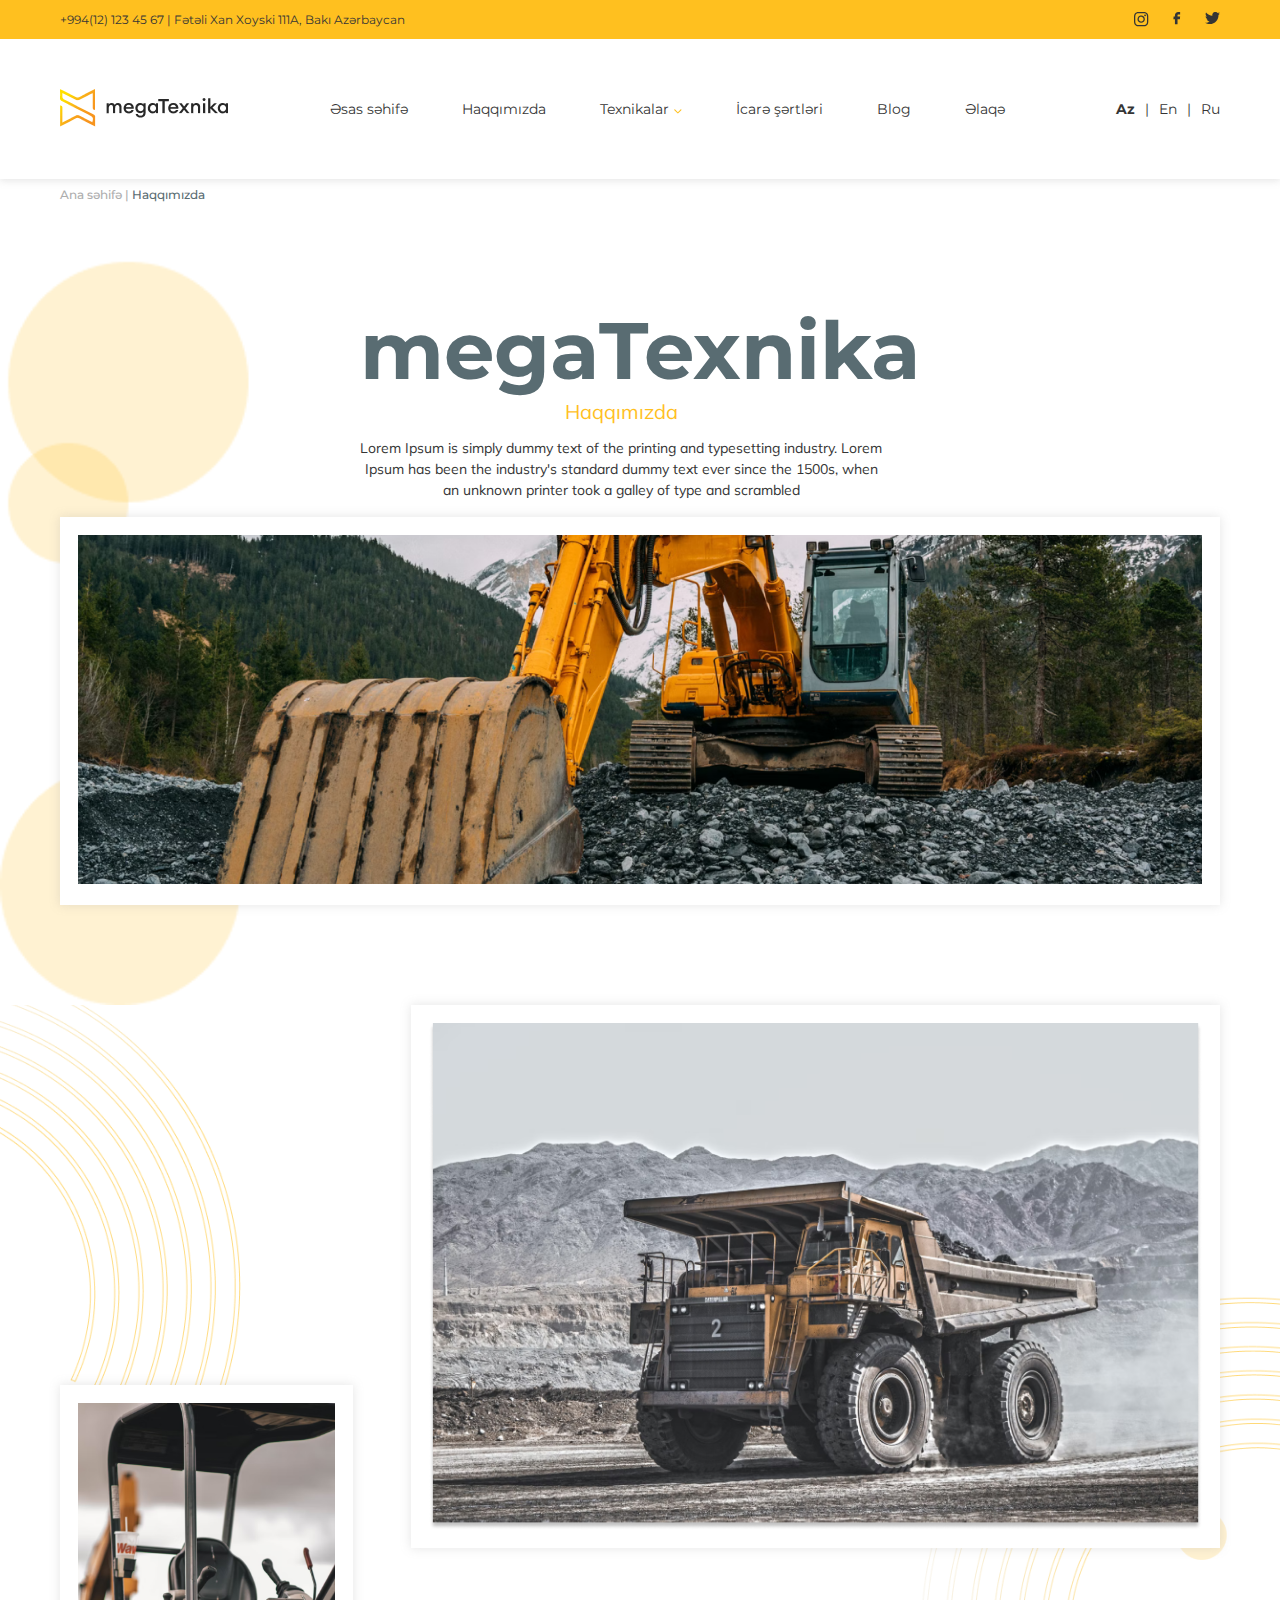
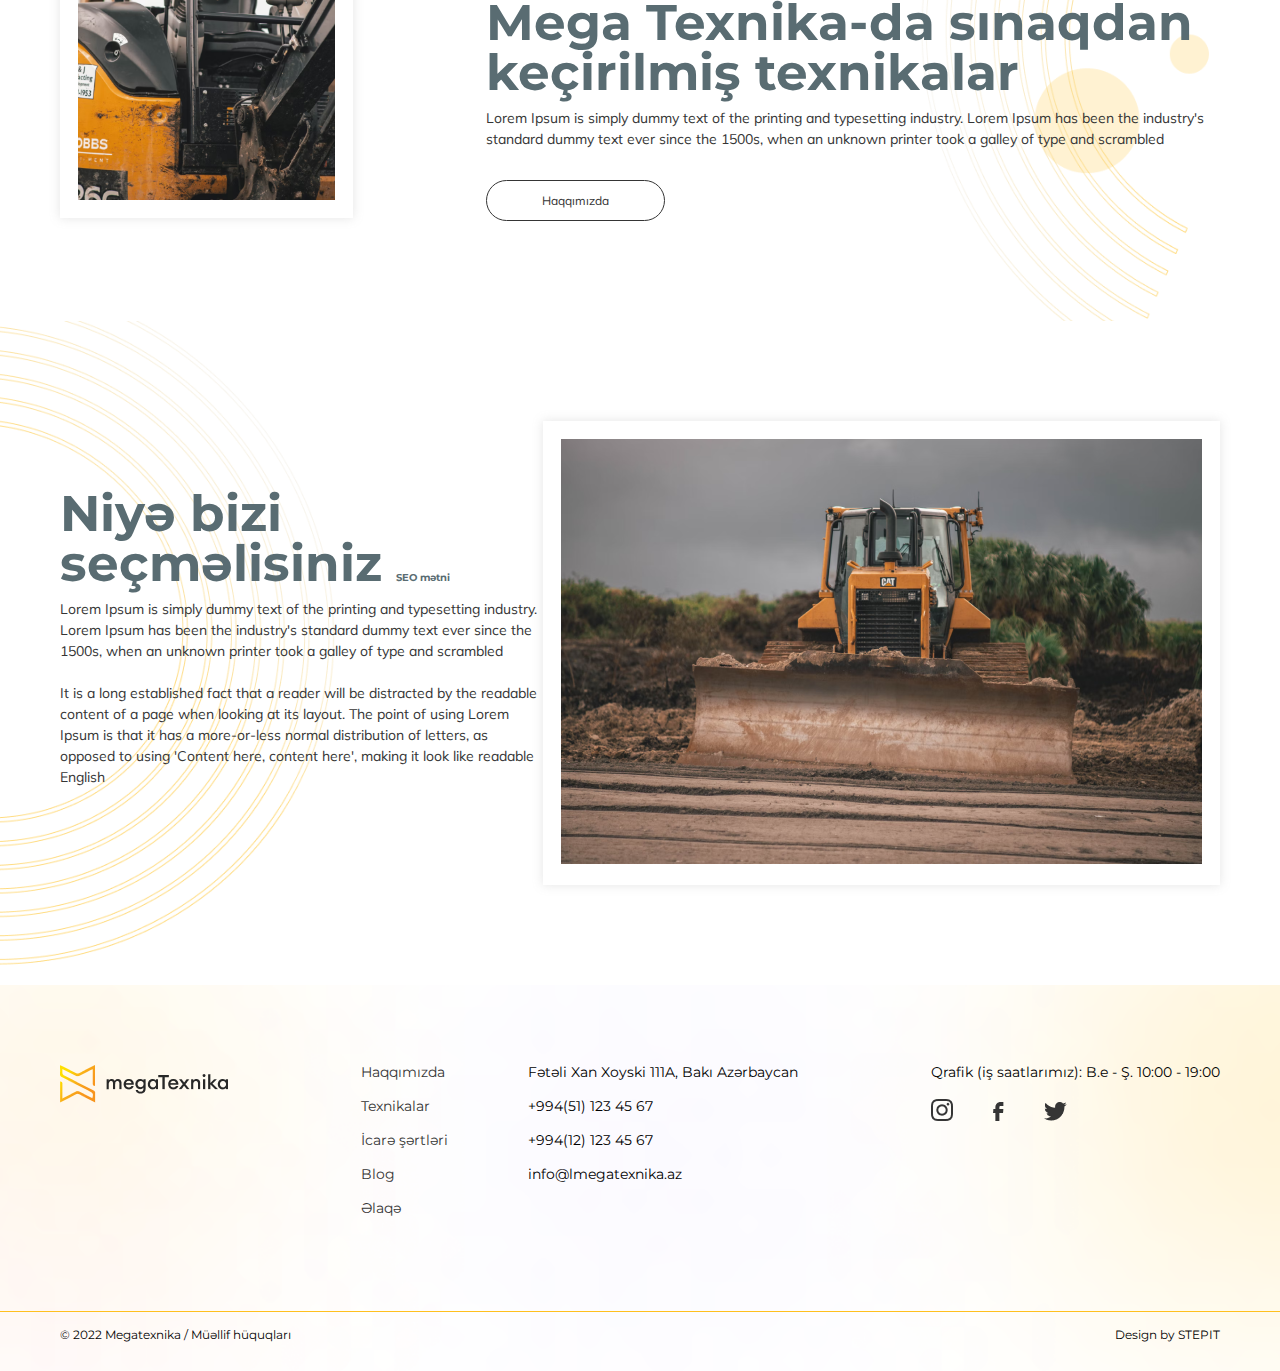
<file: about.html>
<!DOCTYPE html>
<html lang="en">
  <head>
    <meta charset="UTF-8" />
    <meta name="viewport" content="width=device-width, initial-scale=1.0" />
    <title>Document</title>
    <style>
      @import url("https://fonts.googleapis.com/css2?family=Mulish:ital,wght@0,200..1000;1,200..1000&display=swap");

      @import url("https://fonts.googleapis.com/css2?family=Montserrat:ital,wght@0,100..900;1,100..900&family=Mulish:ital,wght@0,200..1000;1,200..1000&display=swap");
    </style>
    <link rel="stylesheet" href="./scss/normalize.css" />
    <link rel="stylesheet" href="./scss/reset.css" />
    <link rel="stylesheet" href="./scss/about.css" />
  </head>

  <body>
    <!-- header -->
    <header class="header">
      <!-- header-information -->
      <section class="header-information">
        <div class="information-container">
          <div class="information-container_contact">
            <p>+994(12) 123 45 67 | Fətəli Xan Xoyski 111A, Bakı Azərbaycan</p>
          </div>

          <div class="information-container_icons">
            <svg
              width="15"
              height="15"
              viewBox="0 0 15 15"
              fill="none"
              xmlns="http://www.w3.org/2000/svg"
            >
              <path
                fill-rule="evenodd"
                clip-rule="evenodd"
                d="M4.20462 0.0429242C4.9675 0.00780438 5.21073 0 7.15403 0C9.09732 0 9.34056 0.00845475 10.1028 0.0429242C10.865 0.0773936 11.3853 0.199012 11.8406 0.375261C12.3173 0.555413 12.7498 0.837021 13.1075 1.20123C13.4717 1.55828 13.7526 1.99012 13.9321 2.46749C14.109 2.92275 14.23 3.44304 14.2651 4.20397C14.3002 4.96815 14.3081 5.21138 14.3081 7.15403C14.3081 9.09732 14.2996 9.34056 14.2651 10.1034C14.2307 10.8644 14.109 11.3847 13.9321 11.8399C13.7526 12.3173 13.4712 12.7499 13.1075 13.1075C12.7498 13.4717 12.3173 13.7526 11.8406 13.9321C11.3853 14.109 10.865 14.23 10.1041 14.2651C9.34056 14.3002 9.09732 14.3081 7.15403 14.3081C5.21073 14.3081 4.9675 14.2996 4.20462 14.2651C3.44369 14.2307 2.9234 14.109 2.46814 13.9321C1.99072 13.7526 1.55816 13.4712 1.20058 13.1075C0.836618 12.7502 0.554967 12.3179 0.375261 11.8406C0.199012 11.3853 0.0780439 10.865 0.0429242 10.1041C0.00780438 9.33991 0 9.09667 0 7.15403C0 5.21073 0.00845475 4.9675 0.0429242 4.20527C0.0773936 3.44304 0.199012 2.92275 0.375261 2.46749C0.555232 1.99017 0.837098 1.55783 1.20123 1.20058C1.5583 0.836697 1.99043 0.555051 2.46749 0.375261C2.92275 0.199012 3.44304 0.0780439 4.20397 0.0429242H4.20462ZM10.0449 1.33065C9.29048 1.29618 9.06415 1.28903 7.15403 1.28903C5.2439 1.28903 5.01757 1.29618 4.26315 1.33065C3.56531 1.36252 3.18679 1.47893 2.93445 1.57714C2.60081 1.70721 2.36213 1.86135 2.11174 2.11174C1.87438 2.34265 1.69172 2.62376 1.57714 2.93445C1.47893 3.18679 1.36252 3.56531 1.33065 4.26315C1.29618 5.01757 1.28903 5.2439 1.28903 7.15403C1.28903 9.06415 1.29618 9.29048 1.33065 10.0449C1.36252 10.7427 1.47893 11.1213 1.57714 11.3736C1.6916 11.6838 1.87436 11.9654 2.11174 12.1963C2.34262 12.4337 2.62423 12.6165 2.93445 12.7309C3.18679 12.8291 3.56531 12.9455 4.26315 12.9774C5.01757 13.0119 5.24325 13.019 7.15403 13.019C9.0648 13.019 9.29048 13.0119 10.0449 12.9774C10.7427 12.9455 11.1213 12.8291 11.3736 12.7309C11.7072 12.6008 11.9459 12.4467 12.1963 12.1963C12.4337 11.9654 12.6165 11.6838 12.7309 11.3736C12.8291 11.1213 12.9455 10.7427 12.9774 10.0449C13.0119 9.29048 13.019 9.06415 13.019 7.15403C13.019 5.2439 13.0119 5.01757 12.9774 4.26315C12.9455 3.56531 12.8291 3.18679 12.7309 2.93445C12.6008 2.60081 12.4467 2.36213 12.1963 2.11174C11.9654 1.8744 11.6843 1.69174 11.3736 1.57714C11.1213 1.47893 10.7427 1.36252 10.0449 1.33065ZM6.24026 9.35942C6.75058 9.57185 7.31882 9.60052 7.84792 9.44053C8.37703 9.28055 8.83418 8.94183 9.14129 8.48223C9.44841 8.02264 9.58643 7.47067 9.5318 6.92061C9.47716 6.37056 9.23325 5.85653 8.84173 5.46633C8.59214 5.2169 8.29035 5.02591 7.9581 4.90711C7.62584 4.78831 7.27137 4.74466 6.92022 4.77929C6.56906 4.81393 6.22996 4.92599 5.92731 5.10741C5.62466 5.28883 5.366 5.5351 5.16996 5.82848C4.97391 6.12187 4.84535 6.45507 4.79353 6.8041C4.74172 7.15314 4.76793 7.50932 4.87029 7.847C4.97265 8.18469 5.14861 8.49548 5.3855 8.757C5.62239 9.01852 5.91432 9.22426 6.24026 9.35942ZM4.55386 4.55386C4.89532 4.2124 5.30069 3.94155 5.74683 3.75675C6.19297 3.57195 6.67113 3.47684 7.15403 3.47684C7.63692 3.47684 8.11509 3.57195 8.56122 3.75675C9.00736 3.94155 9.41273 4.2124 9.75419 4.55386C10.0956 4.89532 10.3665 5.30069 10.5513 5.74683C10.7361 6.19297 10.8312 6.67113 10.8312 7.15403C10.8312 7.63692 10.7361 8.11509 10.5513 8.56122C10.3665 9.00736 10.0956 9.41273 9.75419 9.75419C9.06458 10.4438 8.12928 10.8312 7.15403 10.8312C6.17878 10.8312 5.24347 10.4438 4.55386 9.75419C3.86426 9.06458 3.47684 8.12928 3.47684 7.15403C3.47684 6.17878 3.86426 5.24347 4.55386 4.55386ZM11.6468 4.02447C11.7314 3.94465 11.7991 3.84866 11.846 3.74219C11.8928 3.63572 11.9178 3.52093 11.9195 3.40462C11.9212 3.28831 11.8996 3.17284 11.8558 3.06505C11.8121 2.95726 11.7472 2.85934 11.6649 2.77709C11.5827 2.69484 11.4848 2.62992 11.377 2.58619C11.2692 2.54246 11.1537 2.5208 11.0374 2.5225C10.9211 2.52419 10.8063 2.54921 10.6998 2.59606C10.5934 2.64292 10.4974 2.71066 10.4176 2.79527C10.2623 2.95984 10.1773 3.17842 10.1806 3.40462C10.1839 3.63082 10.2753 3.84684 10.4352 4.0068C10.5952 4.16677 10.8112 4.2581 11.0374 4.26139C11.2636 4.26469 11.4822 4.1797 11.6468 4.02447Z"
                fill="#353535"
              />
            </svg>

            <svg
              width="8"
              height="13"
              viewBox="0 0 8 13"
              fill="none"
              xmlns="http://www.w3.org/2000/svg"
            >
              <path
                d="M1.92937 12.357H4.53084V7.14752H6.87475L7.1323 4.55907H4.53084V3.25183C4.53084 3.07934 4.59936 2.91392 4.72132 2.79195C4.84329 2.66998 5.00871 2.60146 5.1812 2.60146H7.1323V0H5.1812C4.31876 0 3.49165 0.342603 2.88181 0.952439C2.27197 1.56228 1.92937 2.38939 1.92937 3.25183V4.55907H0.628639L0.371094 7.14752H1.92937V12.357Z"
                fill="#353535"
              />
            </svg>

            <svg
              width="15"
              height="12"
              viewBox="0 0 15 12"
              fill="none"
              xmlns="http://www.w3.org/2000/svg"
            >
              <path
                d="M15 1.42342C14.4484 1.66396 13.8558 1.82649 13.2328 1.89995C13.8756 1.52145 14.3565 0.925741 14.5858 0.223974C13.9819 0.576974 13.3209 0.825448 12.6317 0.958593C12.1682 0.471576 11.5543 0.148773 10.8852 0.0403016C10.2162 -0.06817 9.52948 0.0437586 8.93172 0.35871C8.33395 0.673661 7.85857 1.17401 7.57938 1.78209C7.30018 2.39016 7.2328 3.07193 7.38769 3.72154C6.16402 3.66108 4.96694 3.34809 3.87415 2.80288C2.78135 2.25767 1.81726 1.49244 1.04444 0.556828C0.78019 1.0054 0.628248 1.52549 0.628248 2.07938C0.627953 2.578 0.75273 3.069 0.991508 3.50879C1.23029 3.94858 1.57568 4.32357 1.99705 4.60049C1.50837 4.58519 1.03048 4.45524 0.603145 4.22148V4.26048C0.603095 4.95983 0.848916 5.63765 1.2989 6.17894C1.74888 6.72023 2.3753 7.09165 3.07188 7.23017C2.61855 7.3509 2.14327 7.36869 1.68193 7.28218C1.87847 7.88392 2.26129 8.41013 2.77682 8.78712C3.29235 9.16412 3.91477 9.37303 4.55695 9.38462C3.46681 10.2268 2.12051 10.6836 0.734608 10.6816C0.489109 10.6816 0.243819 10.6675 0 10.6393C1.40677 11.5294 3.04435 12.0018 4.71681 12C10.3783 12 13.4733 7.38554 13.4733 3.38349C13.4733 3.25347 13.47 3.12215 13.4641 2.99213C14.0661 2.56369 14.5857 2.03315 14.9987 1.42537L15 1.42342Z"
                fill="#353535"
              />
            </svg>
          </div>
        </div>
      </section>
      <!-- header-navigation -->
      <section class="header-navigation">
        <nav class="navigation-container">
          <div class="navigation-container_logo">
            <img src="./assets/logo_icons/megaTexnika.png" alt="logotip" />
          </div>
          <ul class="navigation-container_menu">
            <li class="menu_item"><a href="./index.html">Əsas səhifə</a></li>
            <li class="menu_item"><a href="./about.html">Haqqımızda</a></li>
            <li class="menu_item technique">
              <a href="./technique.html"> Texnikalar</a
              ><svg
                xmlns="http://www.w3.org/2000/svg"
                width="8"
                height="5"
                viewBox="0 0 8 5"
                fill="none"
                style="margin-left: 5px"
              >
                <path
                  fill-rule="evenodd"
                  clip-rule="evenodd"
                  d="M7.3064 0.460693C7.40838 0.562674 7.46567 0.700991 7.46567 0.845215C7.46567 0.989438 7.40838 1.12775 7.3064 1.22974L4.23022 4.30591C4.12824 4.40789 3.98993 4.46518 3.8457 4.46518C3.70148 4.46518 3.56316 4.40789 3.46118 4.30591L0.38501 1.22974C0.283028 1.12775 0.225736 0.989438 0.225736 0.845215C0.225736 0.700991 0.283029 0.562674 0.38501 0.460693C0.486991 0.358712 0.625308 0.301419 0.769531 0.301419C0.913755 0.301419 1.05207 0.358712 1.15405 0.460693L3.8457 3.15234L6.53735 0.460693C6.63933 0.358712 6.77765 0.301419 6.92187 0.301419C7.0661 0.301419 7.20441 0.358712 7.3064 0.460693Z"
                  fill="#FFC01F"
                />
              </svg>

              <ul class="technique_menu">
                <li><a href="#">Avtokranlar</a></li>
                <li><a href="#">Traktorlar</a></li>
                <li><a href="#">Qaldırıcı səbətlər</a></li>
                <li><a href="#">Forkliftlər</a></li>
                <li><a href="#">Katok</a></li>
                <li><a href="#">Shacman</a></li>
                <li><a href="#">Bobcat</a></li>
                <li><a href="#">Pompa</a></li>
              </ul>
            </li>
            <li class="menu_item"><a href="./rent.html">İcarə şərtləri</a></li>
            <li class="menu_item"><a href="./blog.html">Blog</a></li>
            <li class="menu_item"><a href="./contact.html">Əlaqə</a></li>
          </ul>
          <div class="navigation-container_lang">
            <p class="lang az">Az</p>
            |
            <p class="lang en">En</p>
            |
            <p class="lang ru">Ru</p>
          </div>
          <div class="navigation-container_phone">
            <div class="hamburger-menu">
              <input id="menu__toggle" type="checkbox" />
              <label class="menu__btn" for="menu__toggle">
                <img
                  class="menu_open"
                  src="./assets/logo_icons/menu_bar.png"
                  alt=""
                />
                <img
                  class="menu_close"
                  src="./assets/logo_icons/menu_bar_close.png"
                  alt=""
                />
                <div class="menu__box">
                  <div class="header-information">
                    <div class="information-container">
                      <div class="information-container_contact">
                        <p>
                          +994(12) 123 45 67 | Fətəli Xan Xoyski 111A, Bakı
                          Azərbaycan
                        </p>
                      </div>

                      <div class="information-container_icons">
                        <svg
                          width="15"
                          height="15"
                          viewBox="0 0 15 15"
                          fill="none"
                          xmlns="http://www.w3.org/2000/svg"
                        >
                          <path
                            fill-rule="evenodd"
                            clip-rule="evenodd"
                            d="M4.20462 0.0429242C4.9675 0.00780438 5.21073 0 7.15403 0C9.09732 0 9.34056 0.00845475 10.1028 0.0429242C10.865 0.0773936 11.3853 0.199012 11.8406 0.375261C12.3173 0.555413 12.7498 0.837021 13.1075 1.20123C13.4717 1.55828 13.7526 1.99012 13.9321 2.46749C14.109 2.92275 14.23 3.44304 14.2651 4.20397C14.3002 4.96815 14.3081 5.21138 14.3081 7.15403C14.3081 9.09732 14.2996 9.34056 14.2651 10.1034C14.2307 10.8644 14.109 11.3847 13.9321 11.8399C13.7526 12.3173 13.4712 12.7499 13.1075 13.1075C12.7498 13.4717 12.3173 13.7526 11.8406 13.9321C11.3853 14.109 10.865 14.23 10.1041 14.2651C9.34056 14.3002 9.09732 14.3081 7.15403 14.3081C5.21073 14.3081 4.9675 14.2996 4.20462 14.2651C3.44369 14.2307 2.9234 14.109 2.46814 13.9321C1.99072 13.7526 1.55816 13.4712 1.20058 13.1075C0.836618 12.7502 0.554967 12.3179 0.375261 11.8406C0.199012 11.3853 0.0780439 10.865 0.0429242 10.1041C0.00780438 9.33991 0 9.09667 0 7.15403C0 5.21073 0.00845475 4.9675 0.0429242 4.20527C0.0773936 3.44304 0.199012 2.92275 0.375261 2.46749C0.555232 1.99017 0.837098 1.55783 1.20123 1.20058C1.5583 0.836697 1.99043 0.555051 2.46749 0.375261C2.92275 0.199012 3.44304 0.0780439 4.20397 0.0429242H4.20462ZM10.0449 1.33065C9.29048 1.29618 9.06415 1.28903 7.15403 1.28903C5.2439 1.28903 5.01757 1.29618 4.26315 1.33065C3.56531 1.36252 3.18679 1.47893 2.93445 1.57714C2.60081 1.70721 2.36213 1.86135 2.11174 2.11174C1.87438 2.34265 1.69172 2.62376 1.57714 2.93445C1.47893 3.18679 1.36252 3.56531 1.33065 4.26315C1.29618 5.01757 1.28903 5.2439 1.28903 7.15403C1.28903 9.06415 1.29618 9.29048 1.33065 10.0449C1.36252 10.7427 1.47893 11.1213 1.57714 11.3736C1.6916 11.6838 1.87436 11.9654 2.11174 12.1963C2.34262 12.4337 2.62423 12.6165 2.93445 12.7309C3.18679 12.8291 3.56531 12.9455 4.26315 12.9774C5.01757 13.0119 5.24325 13.019 7.15403 13.019C9.0648 13.019 9.29048 13.0119 10.0449 12.9774C10.7427 12.9455 11.1213 12.8291 11.3736 12.7309C11.7072 12.6008 11.9459 12.4467 12.1963 12.1963C12.4337 11.9654 12.6165 11.6838 12.7309 11.3736C12.8291 11.1213 12.9455 10.7427 12.9774 10.0449C13.0119 9.29048 13.019 9.06415 13.019 7.15403C13.019 5.2439 13.0119 5.01757 12.9774 4.26315C12.9455 3.56531 12.8291 3.18679 12.7309 2.93445C12.6008 2.60081 12.4467 2.36213 12.1963 2.11174C11.9654 1.8744 11.6843 1.69174 11.3736 1.57714C11.1213 1.47893 10.7427 1.36252 10.0449 1.33065ZM6.24026 9.35942C6.75058 9.57185 7.31882 9.60052 7.84792 9.44053C8.37703 9.28055 8.83418 8.94183 9.14129 8.48223C9.44841 8.02264 9.58643 7.47067 9.5318 6.92061C9.47716 6.37056 9.23325 5.85653 8.84173 5.46633C8.59214 5.2169 8.29035 5.02591 7.9581 4.90711C7.62584 4.78831 7.27137 4.74466 6.92022 4.77929C6.56906 4.81393 6.22996 4.92599 5.92731 5.10741C5.62466 5.28883 5.366 5.5351 5.16996 5.82848C4.97391 6.12187 4.84535 6.45507 4.79353 6.8041C4.74172 7.15314 4.76793 7.50932 4.87029 7.847C4.97265 8.18469 5.14861 8.49548 5.3855 8.757C5.62239 9.01852 5.91432 9.22426 6.24026 9.35942ZM4.55386 4.55386C4.89532 4.2124 5.30069 3.94155 5.74683 3.75675C6.19297 3.57195 6.67113 3.47684 7.15403 3.47684C7.63692 3.47684 8.11509 3.57195 8.56122 3.75675C9.00736 3.94155 9.41273 4.2124 9.75419 4.55386C10.0956 4.89532 10.3665 5.30069 10.5513 5.74683C10.7361 6.19297 10.8312 6.67113 10.8312 7.15403C10.8312 7.63692 10.7361 8.11509 10.5513 8.56122C10.3665 9.00736 10.0956 9.41273 9.75419 9.75419C9.06458 10.4438 8.12928 10.8312 7.15403 10.8312C6.17878 10.8312 5.24347 10.4438 4.55386 9.75419C3.86426 9.06458 3.47684 8.12928 3.47684 7.15403C3.47684 6.17878 3.86426 5.24347 4.55386 4.55386ZM11.6468 4.02447C11.7314 3.94465 11.7991 3.84866 11.846 3.74219C11.8928 3.63572 11.9178 3.52093 11.9195 3.40462C11.9212 3.28831 11.8996 3.17284 11.8558 3.06505C11.8121 2.95726 11.7472 2.85934 11.6649 2.77709C11.5827 2.69484 11.4848 2.62992 11.377 2.58619C11.2692 2.54246 11.1537 2.5208 11.0374 2.5225C10.9211 2.52419 10.8063 2.54921 10.6998 2.59606C10.5934 2.64292 10.4974 2.71066 10.4176 2.79527C10.2623 2.95984 10.1773 3.17842 10.1806 3.40462C10.1839 3.63082 10.2753 3.84684 10.4352 4.0068C10.5952 4.16677 10.8112 4.2581 11.0374 4.26139C11.2636 4.26469 11.4822 4.1797 11.6468 4.02447Z"
                            fill="#353535"
                          />
                        </svg>

                        <svg
                          width="8"
                          height="13"
                          viewBox="0 0 8 13"
                          fill="none"
                          xmlns="http://www.w3.org/2000/svg"
                        >
                          <path
                            d="M1.92937 12.357H4.53084V7.14752H6.87475L7.1323 4.55907H4.53084V3.25183C4.53084 3.07934 4.59936 2.91392 4.72132 2.79195C4.84329 2.66998 5.00871 2.60146 5.1812 2.60146H7.1323V0H5.1812C4.31876 0 3.49165 0.342603 2.88181 0.952439C2.27197 1.56228 1.92937 2.38939 1.92937 3.25183V4.55907H0.628639L0.371094 7.14752H1.92937V12.357Z"
                            fill="#353535"
                          />
                        </svg>

                        <svg
                          width="15"
                          height="12"
                          viewBox="0 0 15 12"
                          fill="none"
                          xmlns="http://www.w3.org/2000/svg"
                        >
                          <path
                            d="M15 1.42342C14.4484 1.66396 13.8558 1.82649 13.2328 1.89995C13.8756 1.52145 14.3565 0.925741 14.5858 0.223974C13.9819 0.576974 13.3209 0.825448 12.6317 0.958593C12.1682 0.471576 11.5543 0.148773 10.8852 0.0403016C10.2162 -0.06817 9.52948 0.0437586 8.93172 0.35871C8.33395 0.673661 7.85857 1.17401 7.57938 1.78209C7.30018 2.39016 7.2328 3.07193 7.38769 3.72154C6.16402 3.66108 4.96694 3.34809 3.87415 2.80288C2.78135 2.25767 1.81726 1.49244 1.04444 0.556828C0.78019 1.0054 0.628248 1.52549 0.628248 2.07938C0.627953 2.578 0.75273 3.069 0.991508 3.50879C1.23029 3.94858 1.57568 4.32357 1.99705 4.60049C1.50837 4.58519 1.03048 4.45524 0.603145 4.22148V4.26048C0.603095 4.95983 0.848916 5.63765 1.2989 6.17894C1.74888 6.72023 2.3753 7.09165 3.07188 7.23017C2.61855 7.3509 2.14327 7.36869 1.68193 7.28218C1.87847 7.88392 2.26129 8.41013 2.77682 8.78712C3.29235 9.16412 3.91477 9.37303 4.55695 9.38462C3.46681 10.2268 2.12051 10.6836 0.734608 10.6816C0.489109 10.6816 0.243819 10.6675 0 10.6393C1.40677 11.5294 3.04435 12.0018 4.71681 12C10.3783 12 13.4733 7.38554 13.4733 3.38349C13.4733 3.25347 13.47 3.12215 13.4641 2.99213C14.0661 2.56369 14.5857 2.03315 14.9987 1.42537L15 1.42342Z"
                            fill="#353535"
                          />
                        </svg>
                      </div>
                    </div>
                  </div>

                  <div class="navigation-container">
                    <div class="navigation-container_logo">
                      <img
                        src="./assets/logo_icons/megaTexnika.png"
                        alt="logotip"
                      />
                    </div>
                    <div class="hamburger-menu">
                      <input id="menu__toggle" type="checkbox" />
                      <label class="menu__btn" for="menu__toggle">
                        <img
                          class="menu_close"
                          src="./assets/logo_icons/menu_bar_close.png"
                          alt=""
                        />
                      </label>
                    </div>
                  </div>

                  <div class="phone-menu">
                    <ul class="phone-menu_list">
                      <li class="list_item">
                        <a href="./index.html">Əsas səhifə</a>
                      </li>
                      <li class="list_item">
                        <a href="./about.html">Haqqımızda</a>
                      </li>
                      <li class="list_item technique">
                        <a href="./technique.html">Texnikalar</a
                        ><svg
                          xmlns="http://www.w3.org/2000/svg"
                          width="8"
                          height="5"
                          viewBox="0 0 8 5"
                          fill="none"
                          style="margin-left: 5px"
                        >
                          <path
                            fill-rule="evenodd"
                            clip-rule="evenodd"
                            d="M7.3064 0.460693C7.40838 0.562674 7.46567 0.700991 7.46567 0.845215C7.46567 0.989438 7.40838 1.12775 7.3064 1.22974L4.23022 4.30591C4.12824 4.40789 3.98993 4.46518 3.8457 4.46518C3.70148 4.46518 3.56316 4.40789 3.46118 4.30591L0.38501 1.22974C0.283028 1.12775 0.225736 0.989438 0.225736 0.845215C0.225736 0.700991 0.283029 0.562674 0.38501 0.460693C0.486991 0.358712 0.625308 0.301419 0.769531 0.301419C0.913755 0.301419 1.05207 0.358712 1.15405 0.460693L3.8457 3.15234L6.53735 0.460693C6.63933 0.358712 6.77765 0.301419 6.92187 0.301419C7.0661 0.301419 7.20441 0.358712 7.3064 0.460693Z"
                            fill="#FFC01F"
                          />
                        </svg>

                        <ul class="technique_menu">
                          <li><a href="#">Avtokranlar</a></li>
                          <li><a href="#">Traktorlar</a></li>
                          <li><a href="#">Qaldırıcı səbətlər</a></li>
                          <li><a href="#">Forkliftlər</a></li>
                          <li><a href="#">Katok</a></li>
                          <li><a href="#">Shacman</a></li>
                          <li><a href="#">Bobcat</a></li>
                          <li><a href="#">Pompa</a></li>
                        </ul>
                      </li>
                      <li class="list_item">
                        <a href="./rent.html">İcarə şərtləri</a>
                      </li>
                      <li class="list_item"><a href="./blog.html">Blog</a></li>
                      <li class="list_item">
                        <a href="./contact.html">Əlaqə</a>
                      </li>
                    </ul>
                    <div class="phone-menu_lang">
                      <p class="lang_az">Az</p>
                      |
                      <p class="lang_en">En</p>
                      |
                      <p class="lang_ru">Ru</p>
                    </div>
                  </div>
                </div>
              </label>
            </div>
          </div>
        </nav>
      </section>
    </header>

    <!-- main -->
    <main id="content">
      <section class="content-container">
        <h6>Ana səhifə | <span>Haqqımızda</span></h6>

        <!-- section 1 -->
        <section class="about-texnika_container">
          <div class="about-texnika_up">
            <h1>megaTexnika</h1>
            <p class="about_up_paragraph">Haqqımızda</p>
            <p>
              Lorem Ipsum is simply dummy text of the printing and typesetting
              industry. Lorem Ipsum has been the industry's standard dummy text
              ever since the 1500s, when an unknown printer took a galley of
              type and scrambled
            </p>
          </div>
          <div class="about-texnika_down">
            <img
              src="./assets/images/imgs/about-texnika_img1.png"
              alt="about technique"
            />
          </div>
        </section>

        <!-- section 2 -->
        <section class="about-container">
          <div class="about_left">
            <img
              src="/assets/images/imgs/about_left.png"
              alt="inside the excavator"
            />
          </div>
          <div class="about_right">
            <img
              src="/assets/images/imgs/about_right.png"
              alt="Kamaz is on the way"
            />
            <div class="about_right_text">
              <h1>Mega Texnika-da sınaqdan keçirilmiş texnikalar</h1>
              <p>
                Lorem Ipsum is simply dummy text of the printing and typesetting
                industry. Lorem Ipsum has been the industry's standard dummy
                text ever since the 1500s, when an unknown printer took a galley
                of type and scrambled
              </p>
              <button>Haqqımızda</button>
            </div>
          </div>
        </section>

        <!-- section 3 -->
        <section class="choose-container">
          <div class="choose-container_text">
            <h1>Niyə bizi seçməlisiniz <span> SEO mətni</span></h1>
            <p>
              Lorem Ipsum is simply dummy text of the printing and typesetting
              industry. Lorem Ipsum has been the industry's standard dummy text
              ever since the 1500s, when an unknown printer took a galley of
              type and scrambled
              <br />
              <br />
              It is a long established fact that a reader will be distracted by
              the readable content of a page when looking at its layout. The
              point of using Lorem Ipsum is that it has a more-or-less normal
              distribution of letters, as opposed to using 'Content here,
              content here', making it look like readable English
            </p>
          </div>
          <div class="choose-container_img">
            <img src="./assets/images/imgs/choose_img1.png" alt="Ekskavator" />
          </div>
        </section>
      </section>
    </main>

    <!-- footer -->
    <footer class="footer">
      <section class="footer-information">
        <div class="footer-information_logo">
          <!-- <img src="./assets/logo_icons/logo.png" alt="logotip" /> -->
          <img src="./assets/logo_icons/megaTexnika.png" alt="logotip" />
        </div>
        <div class="footer-information_container">
          <ul class="container_menu">
            <li><a href="./about.html">Haqqımızda</a></li>
            <li><a href="./technique.html">Texnikalar</a></li>
            <li><a href="./rent.html">İcarə şərtləri</a></li>
            <li><a href="./blog.html">Blog</a></li>
            <li><a href="./contact.html">Əlaqə</a></li>
          </ul>
          <ul class="container_contact">
            <li>Fətəli Xan Xoyski 111A, Bakı Azərbaycan</li>
            <li>+994(51) 123 45 67</li>
            <li>+994(12) 123 45 67</li>
            <li>info@lmegatexnika.az</li>
          </ul>
        </div>
        <div class="footer-information_icons">
          <p>Qrafik (iş saatlarımız): B.e - Ş. 10:00 - 19:00</p>
          <p class="icons">
            <img src="./assets/logo_icons/intagram.png" alt="intagram icon" />
            <img src="./assets/logo_icons/fb.png" alt="facebook icon" />
            <img src="./assets/logo_icons/twitter.png" alt="twitter icon" />
          </p>
        </div>
      </section>
      <hr />
      <section class="footer-copyright">
        <p>© 2022 Megatexnika / Müəllif hüquqları</p>
        <p>Design by STEPIT</p>
      </section>
    </footer>
  </body>
</html>
</file>
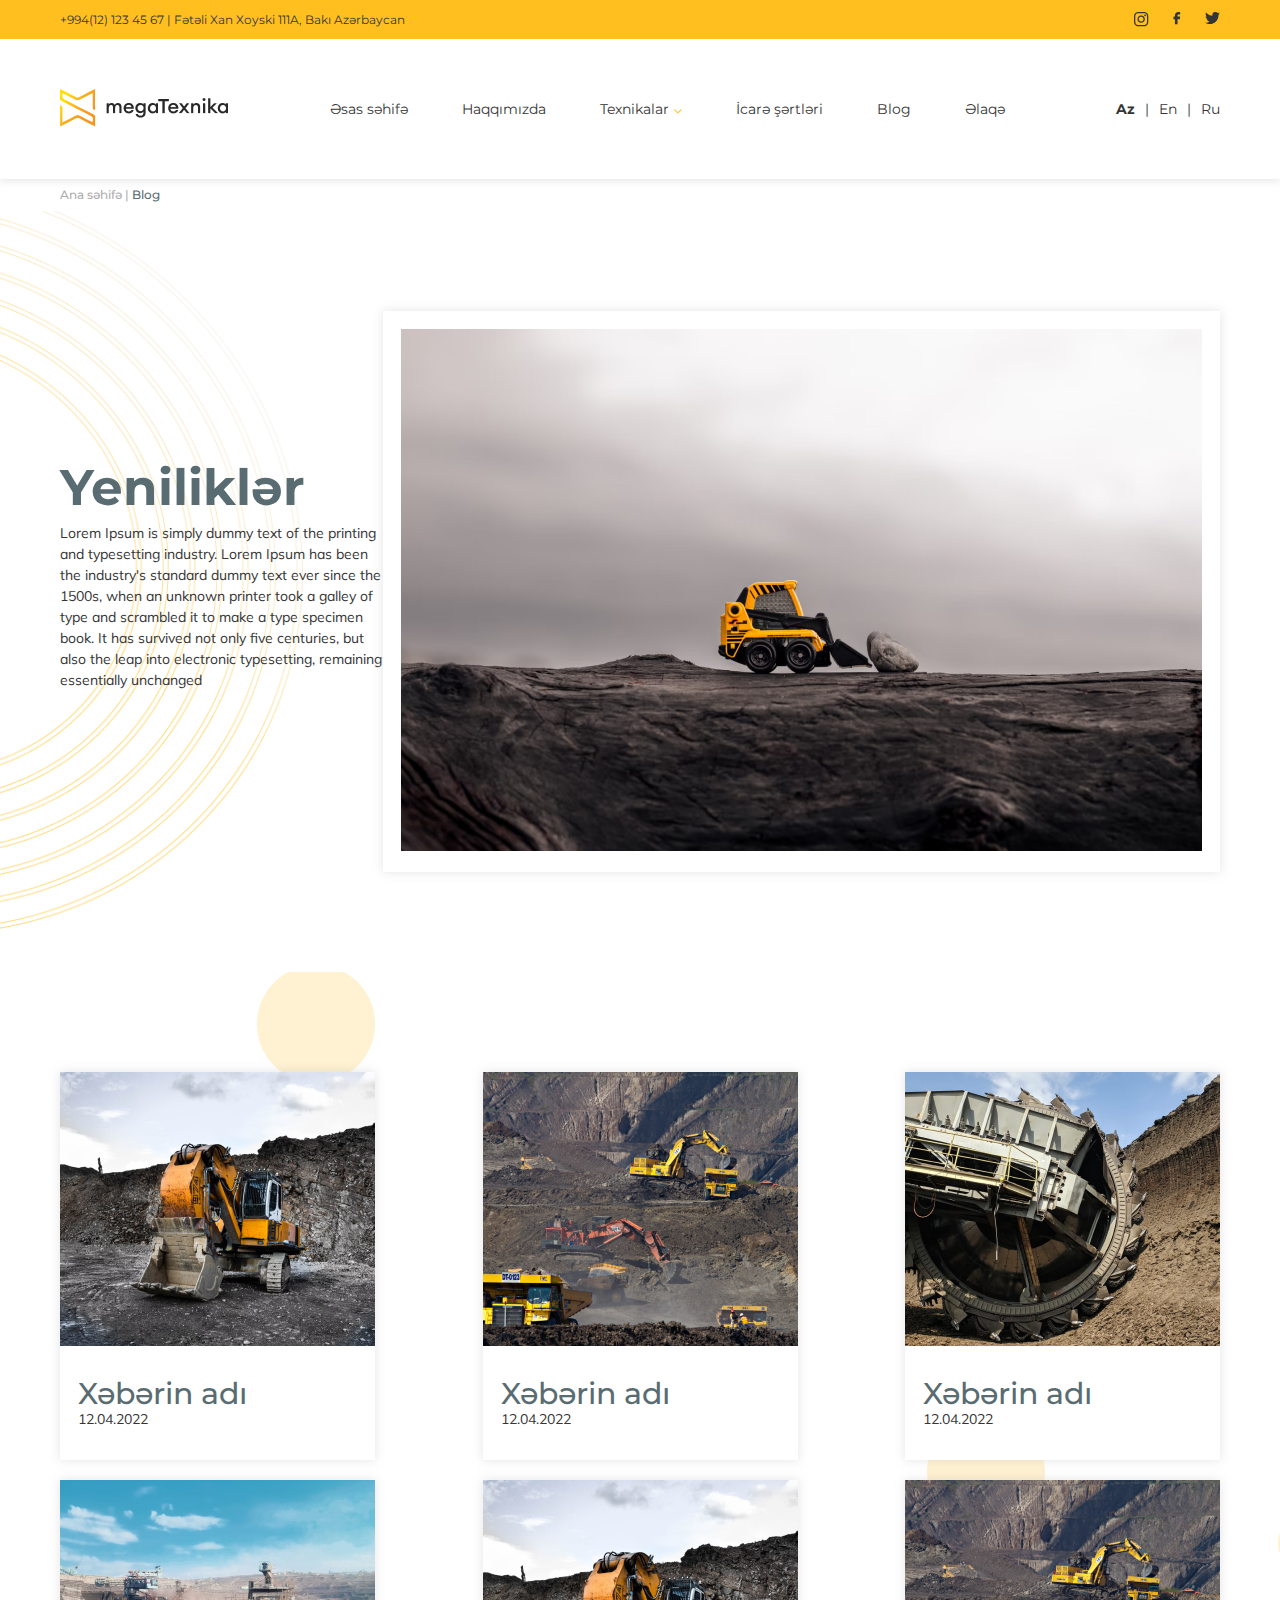
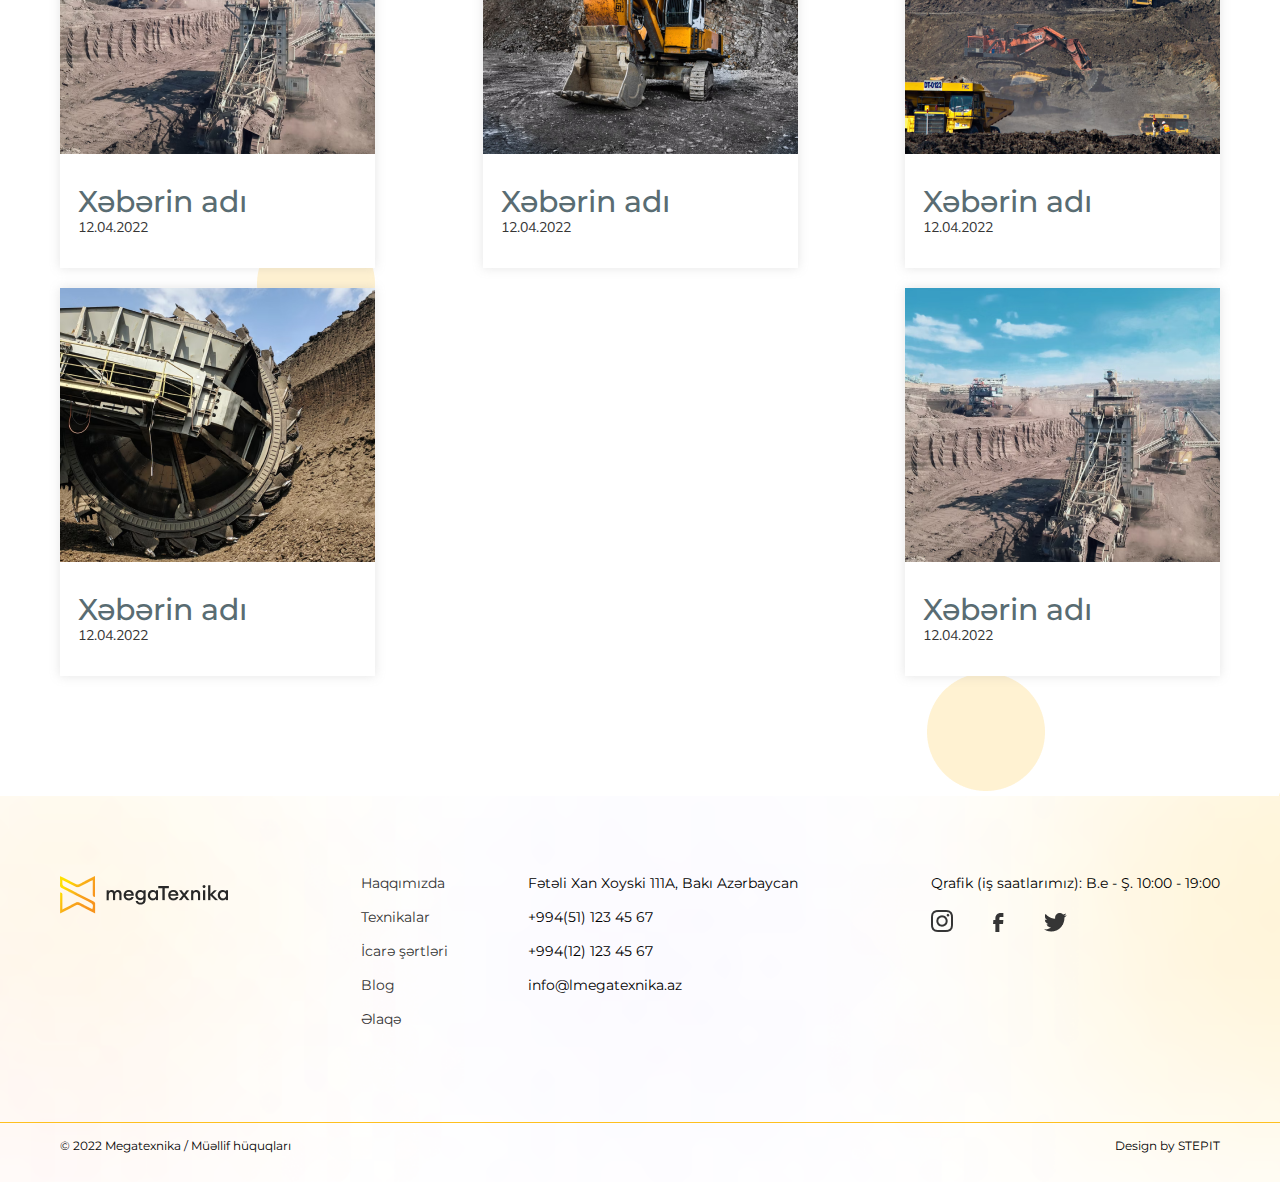
<file: blog.html>
<!DOCTYPE html>
<html lang="en">
  <head>
    <meta charset="UTF-8" />
    <meta name="viewport" content="width=device-width, initial-scale=1.0" />
    <title>Document</title>
    <style>
      @import url("https://fonts.googleapis.com/css2?family=Mulish:ital,wght@0,200..1000;1,200..1000&display=swap");

      @import url("https://fonts.googleapis.com/css2?family=Montserrat:ital,wght@0,100..900;1,100..900&family=Mulish:ital,wght@0,200..1000;1,200..1000&display=swap");
    </style>
    <link rel="stylesheet" href="./scss/normalize.css" />
    <link rel="stylesheet" href="./scss/reset.css" />
    <link rel="stylesheet" href="./scss/blog.css" />
  </head>

  <body>
    <!-- header -->
    <header class="header">
      <!-- header-information -->
      <section class="header-information">
        <div class="information-container">
          <div class="information-container_contact">
            <p>+994(12) 123 45 67 | Fətəli Xan Xoyski 111A, Bakı Azərbaycan</p>
          </div>

          <div class="information-container_icons">
            <svg
              width="15"
              height="15"
              viewBox="0 0 15 15"
              fill="none"
              xmlns="http://www.w3.org/2000/svg"
            >
              <path
                fill-rule="evenodd"
                clip-rule="evenodd"
                d="M4.20462 0.0429242C4.9675 0.00780438 5.21073 0 7.15403 0C9.09732 0 9.34056 0.00845475 10.1028 0.0429242C10.865 0.0773936 11.3853 0.199012 11.8406 0.375261C12.3173 0.555413 12.7498 0.837021 13.1075 1.20123C13.4717 1.55828 13.7526 1.99012 13.9321 2.46749C14.109 2.92275 14.23 3.44304 14.2651 4.20397C14.3002 4.96815 14.3081 5.21138 14.3081 7.15403C14.3081 9.09732 14.2996 9.34056 14.2651 10.1034C14.2307 10.8644 14.109 11.3847 13.9321 11.8399C13.7526 12.3173 13.4712 12.7499 13.1075 13.1075C12.7498 13.4717 12.3173 13.7526 11.8406 13.9321C11.3853 14.109 10.865 14.23 10.1041 14.2651C9.34056 14.3002 9.09732 14.3081 7.15403 14.3081C5.21073 14.3081 4.9675 14.2996 4.20462 14.2651C3.44369 14.2307 2.9234 14.109 2.46814 13.9321C1.99072 13.7526 1.55816 13.4712 1.20058 13.1075C0.836618 12.7502 0.554967 12.3179 0.375261 11.8406C0.199012 11.3853 0.0780439 10.865 0.0429242 10.1041C0.00780438 9.33991 0 9.09667 0 7.15403C0 5.21073 0.00845475 4.9675 0.0429242 4.20527C0.0773936 3.44304 0.199012 2.92275 0.375261 2.46749C0.555232 1.99017 0.837098 1.55783 1.20123 1.20058C1.5583 0.836697 1.99043 0.555051 2.46749 0.375261C2.92275 0.199012 3.44304 0.0780439 4.20397 0.0429242H4.20462ZM10.0449 1.33065C9.29048 1.29618 9.06415 1.28903 7.15403 1.28903C5.2439 1.28903 5.01757 1.29618 4.26315 1.33065C3.56531 1.36252 3.18679 1.47893 2.93445 1.57714C2.60081 1.70721 2.36213 1.86135 2.11174 2.11174C1.87438 2.34265 1.69172 2.62376 1.57714 2.93445C1.47893 3.18679 1.36252 3.56531 1.33065 4.26315C1.29618 5.01757 1.28903 5.2439 1.28903 7.15403C1.28903 9.06415 1.29618 9.29048 1.33065 10.0449C1.36252 10.7427 1.47893 11.1213 1.57714 11.3736C1.6916 11.6838 1.87436 11.9654 2.11174 12.1963C2.34262 12.4337 2.62423 12.6165 2.93445 12.7309C3.18679 12.8291 3.56531 12.9455 4.26315 12.9774C5.01757 13.0119 5.24325 13.019 7.15403 13.019C9.0648 13.019 9.29048 13.0119 10.0449 12.9774C10.7427 12.9455 11.1213 12.8291 11.3736 12.7309C11.7072 12.6008 11.9459 12.4467 12.1963 12.1963C12.4337 11.9654 12.6165 11.6838 12.7309 11.3736C12.8291 11.1213 12.9455 10.7427 12.9774 10.0449C13.0119 9.29048 13.019 9.06415 13.019 7.15403C13.019 5.2439 13.0119 5.01757 12.9774 4.26315C12.9455 3.56531 12.8291 3.18679 12.7309 2.93445C12.6008 2.60081 12.4467 2.36213 12.1963 2.11174C11.9654 1.8744 11.6843 1.69174 11.3736 1.57714C11.1213 1.47893 10.7427 1.36252 10.0449 1.33065ZM6.24026 9.35942C6.75058 9.57185 7.31882 9.60052 7.84792 9.44053C8.37703 9.28055 8.83418 8.94183 9.14129 8.48223C9.44841 8.02264 9.58643 7.47067 9.5318 6.92061C9.47716 6.37056 9.23325 5.85653 8.84173 5.46633C8.59214 5.2169 8.29035 5.02591 7.9581 4.90711C7.62584 4.78831 7.27137 4.74466 6.92022 4.77929C6.56906 4.81393 6.22996 4.92599 5.92731 5.10741C5.62466 5.28883 5.366 5.5351 5.16996 5.82848C4.97391 6.12187 4.84535 6.45507 4.79353 6.8041C4.74172 7.15314 4.76793 7.50932 4.87029 7.847C4.97265 8.18469 5.14861 8.49548 5.3855 8.757C5.62239 9.01852 5.91432 9.22426 6.24026 9.35942ZM4.55386 4.55386C4.89532 4.2124 5.30069 3.94155 5.74683 3.75675C6.19297 3.57195 6.67113 3.47684 7.15403 3.47684C7.63692 3.47684 8.11509 3.57195 8.56122 3.75675C9.00736 3.94155 9.41273 4.2124 9.75419 4.55386C10.0956 4.89532 10.3665 5.30069 10.5513 5.74683C10.7361 6.19297 10.8312 6.67113 10.8312 7.15403C10.8312 7.63692 10.7361 8.11509 10.5513 8.56122C10.3665 9.00736 10.0956 9.41273 9.75419 9.75419C9.06458 10.4438 8.12928 10.8312 7.15403 10.8312C6.17878 10.8312 5.24347 10.4438 4.55386 9.75419C3.86426 9.06458 3.47684 8.12928 3.47684 7.15403C3.47684 6.17878 3.86426 5.24347 4.55386 4.55386ZM11.6468 4.02447C11.7314 3.94465 11.7991 3.84866 11.846 3.74219C11.8928 3.63572 11.9178 3.52093 11.9195 3.40462C11.9212 3.28831 11.8996 3.17284 11.8558 3.06505C11.8121 2.95726 11.7472 2.85934 11.6649 2.77709C11.5827 2.69484 11.4848 2.62992 11.377 2.58619C11.2692 2.54246 11.1537 2.5208 11.0374 2.5225C10.9211 2.52419 10.8063 2.54921 10.6998 2.59606C10.5934 2.64292 10.4974 2.71066 10.4176 2.79527C10.2623 2.95984 10.1773 3.17842 10.1806 3.40462C10.1839 3.63082 10.2753 3.84684 10.4352 4.0068C10.5952 4.16677 10.8112 4.2581 11.0374 4.26139C11.2636 4.26469 11.4822 4.1797 11.6468 4.02447Z"
                fill="#353535"
              />
            </svg>

            <svg
              width="8"
              height="13"
              viewBox="0 0 8 13"
              fill="none"
              xmlns="http://www.w3.org/2000/svg"
            >
              <path
                d="M1.92937 12.357H4.53084V7.14752H6.87475L7.1323 4.55907H4.53084V3.25183C4.53084 3.07934 4.59936 2.91392 4.72132 2.79195C4.84329 2.66998 5.00871 2.60146 5.1812 2.60146H7.1323V0H5.1812C4.31876 0 3.49165 0.342603 2.88181 0.952439C2.27197 1.56228 1.92937 2.38939 1.92937 3.25183V4.55907H0.628639L0.371094 7.14752H1.92937V12.357Z"
                fill="#353535"
              />
            </svg>

            <svg
              width="15"
              height="12"
              viewBox="0 0 15 12"
              fill="none"
              xmlns="http://www.w3.org/2000/svg"
            >
              <path
                d="M15 1.42342C14.4484 1.66396 13.8558 1.82649 13.2328 1.89995C13.8756 1.52145 14.3565 0.925741 14.5858 0.223974C13.9819 0.576974 13.3209 0.825448 12.6317 0.958593C12.1682 0.471576 11.5543 0.148773 10.8852 0.0403016C10.2162 -0.06817 9.52948 0.0437586 8.93172 0.35871C8.33395 0.673661 7.85857 1.17401 7.57938 1.78209C7.30018 2.39016 7.2328 3.07193 7.38769 3.72154C6.16402 3.66108 4.96694 3.34809 3.87415 2.80288C2.78135 2.25767 1.81726 1.49244 1.04444 0.556828C0.78019 1.0054 0.628248 1.52549 0.628248 2.07938C0.627953 2.578 0.75273 3.069 0.991508 3.50879C1.23029 3.94858 1.57568 4.32357 1.99705 4.60049C1.50837 4.58519 1.03048 4.45524 0.603145 4.22148V4.26048C0.603095 4.95983 0.848916 5.63765 1.2989 6.17894C1.74888 6.72023 2.3753 7.09165 3.07188 7.23017C2.61855 7.3509 2.14327 7.36869 1.68193 7.28218C1.87847 7.88392 2.26129 8.41013 2.77682 8.78712C3.29235 9.16412 3.91477 9.37303 4.55695 9.38462C3.46681 10.2268 2.12051 10.6836 0.734608 10.6816C0.489109 10.6816 0.243819 10.6675 0 10.6393C1.40677 11.5294 3.04435 12.0018 4.71681 12C10.3783 12 13.4733 7.38554 13.4733 3.38349C13.4733 3.25347 13.47 3.12215 13.4641 2.99213C14.0661 2.56369 14.5857 2.03315 14.9987 1.42537L15 1.42342Z"
                fill="#353535"
              />
            </svg>
          </div>
        </div>
      </section>
      <!-- header-navigation -->
      <section class="header-navigation">
        <nav class="navigation-container">
          <div class="navigation-container_logo">
            <img src="./assets/logo_icons/megaTexnika.png" alt="logotip" />
          </div>
          <ul class="navigation-container_menu">
            <li class="menu_item"><a href="./index.html">Əsas səhifə</a></li>
            <li class="menu_item"><a href="./about.html">Haqqımızda</a></li>
            <li class="menu_item technique">
              <a href="./technique.html"> Texnikalar</a
              ><svg
                xmlns="http://www.w3.org/2000/svg"
                width="8"
                height="5"
                viewBox="0 0 8 5"
                fill="none"
                style="margin-left: 5px"
              >
                <path
                  fill-rule="evenodd"
                  clip-rule="evenodd"
                  d="M7.3064 0.460693C7.40838 0.562674 7.46567 0.700991 7.46567 0.845215C7.46567 0.989438 7.40838 1.12775 7.3064 1.22974L4.23022 4.30591C4.12824 4.40789 3.98993 4.46518 3.8457 4.46518C3.70148 4.46518 3.56316 4.40789 3.46118 4.30591L0.38501 1.22974C0.283028 1.12775 0.225736 0.989438 0.225736 0.845215C0.225736 0.700991 0.283029 0.562674 0.38501 0.460693C0.486991 0.358712 0.625308 0.301419 0.769531 0.301419C0.913755 0.301419 1.05207 0.358712 1.15405 0.460693L3.8457 3.15234L6.53735 0.460693C6.63933 0.358712 6.77765 0.301419 6.92187 0.301419C7.0661 0.301419 7.20441 0.358712 7.3064 0.460693Z"
                  fill="#FFC01F"
                />
              </svg>

              <ul class="technique_menu">
                <li><a href="#">Avtokranlar</a></li>
                <li><a href="#">Traktorlar</a></li>
                <li><a href="#">Qaldırıcı səbətlər</a></li>
                <li><a href="#">Forkliftlər</a></li>
                <li><a href="#">Katok</a></li>
                <li><a href="#">Shacman</a></li>
                <li><a href="#">Bobcat</a></li>
                <li><a href="#">Pompa</a></li>
              </ul>
            </li>
            <li class="menu_item"><a href="./rent.html">İcarə şərtləri</a></li>
            <li class="menu_item"><a href="./blog.html">Blog</a></li>
            <li class="menu_item"><a href="./contact.html">Əlaqə</a></li>
          </ul>
          <div class="navigation-container_lang">
            <p class="lang az">Az</p>
            |
            <p class="lang en">En</p>
            |
            <p class="lang ru">Ru</p>
          </div>
          <div class="navigation-container_phone">
            <div class="hamburger-menu">
              <input id="menu__toggle" type="checkbox" />
              <label class="menu__btn" for="menu__toggle">
                <img
                  class="menu_open"
                  src="./assets/logo_icons/menu_bar.png"
                  alt=""
                />
                <img
                  class="menu_close"
                  src="./assets/logo_icons/menu_bar_close.png"
                  alt=""
                />
                <div class="menu__box">
                  <div class="header-information">
                    <div class="information-container">
                      <div class="information-container_contact">
                        <p>
                          +994(12) 123 45 67 | Fətəli Xan Xoyski 111A, Bakı
                          Azərbaycan
                        </p>
                      </div>

                      <div class="information-container_icons">
                        <svg
                          width="15"
                          height="15"
                          viewBox="0 0 15 15"
                          fill="none"
                          xmlns="http://www.w3.org/2000/svg"
                        >
                          <path
                            fill-rule="evenodd"
                            clip-rule="evenodd"
                            d="M4.20462 0.0429242C4.9675 0.00780438 5.21073 0 7.15403 0C9.09732 0 9.34056 0.00845475 10.1028 0.0429242C10.865 0.0773936 11.3853 0.199012 11.8406 0.375261C12.3173 0.555413 12.7498 0.837021 13.1075 1.20123C13.4717 1.55828 13.7526 1.99012 13.9321 2.46749C14.109 2.92275 14.23 3.44304 14.2651 4.20397C14.3002 4.96815 14.3081 5.21138 14.3081 7.15403C14.3081 9.09732 14.2996 9.34056 14.2651 10.1034C14.2307 10.8644 14.109 11.3847 13.9321 11.8399C13.7526 12.3173 13.4712 12.7499 13.1075 13.1075C12.7498 13.4717 12.3173 13.7526 11.8406 13.9321C11.3853 14.109 10.865 14.23 10.1041 14.2651C9.34056 14.3002 9.09732 14.3081 7.15403 14.3081C5.21073 14.3081 4.9675 14.2996 4.20462 14.2651C3.44369 14.2307 2.9234 14.109 2.46814 13.9321C1.99072 13.7526 1.55816 13.4712 1.20058 13.1075C0.836618 12.7502 0.554967 12.3179 0.375261 11.8406C0.199012 11.3853 0.0780439 10.865 0.0429242 10.1041C0.00780438 9.33991 0 9.09667 0 7.15403C0 5.21073 0.00845475 4.9675 0.0429242 4.20527C0.0773936 3.44304 0.199012 2.92275 0.375261 2.46749C0.555232 1.99017 0.837098 1.55783 1.20123 1.20058C1.5583 0.836697 1.99043 0.555051 2.46749 0.375261C2.92275 0.199012 3.44304 0.0780439 4.20397 0.0429242H4.20462ZM10.0449 1.33065C9.29048 1.29618 9.06415 1.28903 7.15403 1.28903C5.2439 1.28903 5.01757 1.29618 4.26315 1.33065C3.56531 1.36252 3.18679 1.47893 2.93445 1.57714C2.60081 1.70721 2.36213 1.86135 2.11174 2.11174C1.87438 2.34265 1.69172 2.62376 1.57714 2.93445C1.47893 3.18679 1.36252 3.56531 1.33065 4.26315C1.29618 5.01757 1.28903 5.2439 1.28903 7.15403C1.28903 9.06415 1.29618 9.29048 1.33065 10.0449C1.36252 10.7427 1.47893 11.1213 1.57714 11.3736C1.6916 11.6838 1.87436 11.9654 2.11174 12.1963C2.34262 12.4337 2.62423 12.6165 2.93445 12.7309C3.18679 12.8291 3.56531 12.9455 4.26315 12.9774C5.01757 13.0119 5.24325 13.019 7.15403 13.019C9.0648 13.019 9.29048 13.0119 10.0449 12.9774C10.7427 12.9455 11.1213 12.8291 11.3736 12.7309C11.7072 12.6008 11.9459 12.4467 12.1963 12.1963C12.4337 11.9654 12.6165 11.6838 12.7309 11.3736C12.8291 11.1213 12.9455 10.7427 12.9774 10.0449C13.0119 9.29048 13.019 9.06415 13.019 7.15403C13.019 5.2439 13.0119 5.01757 12.9774 4.26315C12.9455 3.56531 12.8291 3.18679 12.7309 2.93445C12.6008 2.60081 12.4467 2.36213 12.1963 2.11174C11.9654 1.8744 11.6843 1.69174 11.3736 1.57714C11.1213 1.47893 10.7427 1.36252 10.0449 1.33065ZM6.24026 9.35942C6.75058 9.57185 7.31882 9.60052 7.84792 9.44053C8.37703 9.28055 8.83418 8.94183 9.14129 8.48223C9.44841 8.02264 9.58643 7.47067 9.5318 6.92061C9.47716 6.37056 9.23325 5.85653 8.84173 5.46633C8.59214 5.2169 8.29035 5.02591 7.9581 4.90711C7.62584 4.78831 7.27137 4.74466 6.92022 4.77929C6.56906 4.81393 6.22996 4.92599 5.92731 5.10741C5.62466 5.28883 5.366 5.5351 5.16996 5.82848C4.97391 6.12187 4.84535 6.45507 4.79353 6.8041C4.74172 7.15314 4.76793 7.50932 4.87029 7.847C4.97265 8.18469 5.14861 8.49548 5.3855 8.757C5.62239 9.01852 5.91432 9.22426 6.24026 9.35942ZM4.55386 4.55386C4.89532 4.2124 5.30069 3.94155 5.74683 3.75675C6.19297 3.57195 6.67113 3.47684 7.15403 3.47684C7.63692 3.47684 8.11509 3.57195 8.56122 3.75675C9.00736 3.94155 9.41273 4.2124 9.75419 4.55386C10.0956 4.89532 10.3665 5.30069 10.5513 5.74683C10.7361 6.19297 10.8312 6.67113 10.8312 7.15403C10.8312 7.63692 10.7361 8.11509 10.5513 8.56122C10.3665 9.00736 10.0956 9.41273 9.75419 9.75419C9.06458 10.4438 8.12928 10.8312 7.15403 10.8312C6.17878 10.8312 5.24347 10.4438 4.55386 9.75419C3.86426 9.06458 3.47684 8.12928 3.47684 7.15403C3.47684 6.17878 3.86426 5.24347 4.55386 4.55386ZM11.6468 4.02447C11.7314 3.94465 11.7991 3.84866 11.846 3.74219C11.8928 3.63572 11.9178 3.52093 11.9195 3.40462C11.9212 3.28831 11.8996 3.17284 11.8558 3.06505C11.8121 2.95726 11.7472 2.85934 11.6649 2.77709C11.5827 2.69484 11.4848 2.62992 11.377 2.58619C11.2692 2.54246 11.1537 2.5208 11.0374 2.5225C10.9211 2.52419 10.8063 2.54921 10.6998 2.59606C10.5934 2.64292 10.4974 2.71066 10.4176 2.79527C10.2623 2.95984 10.1773 3.17842 10.1806 3.40462C10.1839 3.63082 10.2753 3.84684 10.4352 4.0068C10.5952 4.16677 10.8112 4.2581 11.0374 4.26139C11.2636 4.26469 11.4822 4.1797 11.6468 4.02447Z"
                            fill="#353535"
                          />
                        </svg>

                        <svg
                          width="8"
                          height="13"
                          viewBox="0 0 8 13"
                          fill="none"
                          xmlns="http://www.w3.org/2000/svg"
                        >
                          <path
                            d="M1.92937 12.357H4.53084V7.14752H6.87475L7.1323 4.55907H4.53084V3.25183C4.53084 3.07934 4.59936 2.91392 4.72132 2.79195C4.84329 2.66998 5.00871 2.60146 5.1812 2.60146H7.1323V0H5.1812C4.31876 0 3.49165 0.342603 2.88181 0.952439C2.27197 1.56228 1.92937 2.38939 1.92937 3.25183V4.55907H0.628639L0.371094 7.14752H1.92937V12.357Z"
                            fill="#353535"
                          />
                        </svg>

                        <svg
                          width="15"
                          height="12"
                          viewBox="0 0 15 12"
                          fill="none"
                          xmlns="http://www.w3.org/2000/svg"
                        >
                          <path
                            d="M15 1.42342C14.4484 1.66396 13.8558 1.82649 13.2328 1.89995C13.8756 1.52145 14.3565 0.925741 14.5858 0.223974C13.9819 0.576974 13.3209 0.825448 12.6317 0.958593C12.1682 0.471576 11.5543 0.148773 10.8852 0.0403016C10.2162 -0.06817 9.52948 0.0437586 8.93172 0.35871C8.33395 0.673661 7.85857 1.17401 7.57938 1.78209C7.30018 2.39016 7.2328 3.07193 7.38769 3.72154C6.16402 3.66108 4.96694 3.34809 3.87415 2.80288C2.78135 2.25767 1.81726 1.49244 1.04444 0.556828C0.78019 1.0054 0.628248 1.52549 0.628248 2.07938C0.627953 2.578 0.75273 3.069 0.991508 3.50879C1.23029 3.94858 1.57568 4.32357 1.99705 4.60049C1.50837 4.58519 1.03048 4.45524 0.603145 4.22148V4.26048C0.603095 4.95983 0.848916 5.63765 1.2989 6.17894C1.74888 6.72023 2.3753 7.09165 3.07188 7.23017C2.61855 7.3509 2.14327 7.36869 1.68193 7.28218C1.87847 7.88392 2.26129 8.41013 2.77682 8.78712C3.29235 9.16412 3.91477 9.37303 4.55695 9.38462C3.46681 10.2268 2.12051 10.6836 0.734608 10.6816C0.489109 10.6816 0.243819 10.6675 0 10.6393C1.40677 11.5294 3.04435 12.0018 4.71681 12C10.3783 12 13.4733 7.38554 13.4733 3.38349C13.4733 3.25347 13.47 3.12215 13.4641 2.99213C14.0661 2.56369 14.5857 2.03315 14.9987 1.42537L15 1.42342Z"
                            fill="#353535"
                          />
                        </svg>
                      </div>
                    </div>
                  </div>

                  <div class="navigation-container">
                    <div class="navigation-container_logo">
                      <img
                        src="./assets/logo_icons/megaTexnika.png"
                        alt="logotip"
                      />
                    </div>
                    <div class="hamburger-menu">
                      <input id="menu__toggle" type="checkbox" />
                      <label class="menu__btn" for="menu__toggle">
                        <img
                          class="menu_close"
                          src="./assets/logo_icons/menu_bar_close.png"
                          alt=""
                        />
                      </label>
                    </div>
                  </div>

                  <div class="phone-menu">
                    <ul class="phone-menu_list">
                      <li class="list_item">
                        <a href="./index.html">Əsas səhifə</a>
                      </li>
                      <li class="list_item">
                        <a href="./about.html">Haqqımızda</a>
                      </li>
                      <li class="list_item technique">
                        <a href="./technique.html"> Texnikalar</a
                        ><svg
                          xmlns="http://www.w3.org/2000/svg"
                          width="8"
                          height="5"
                          viewBox="0 0 8 5"
                          fill="none"
                          style="margin-left: 5px"
                        >
                          <path
                            fill-rule="evenodd"
                            clip-rule="evenodd"
                            d="M7.3064 0.460693C7.40838 0.562674 7.46567 0.700991 7.46567 0.845215C7.46567 0.989438 7.40838 1.12775 7.3064 1.22974L4.23022 4.30591C4.12824 4.40789 3.98993 4.46518 3.8457 4.46518C3.70148 4.46518 3.56316 4.40789 3.46118 4.30591L0.38501 1.22974C0.283028 1.12775 0.225736 0.989438 0.225736 0.845215C0.225736 0.700991 0.283029 0.562674 0.38501 0.460693C0.486991 0.358712 0.625308 0.301419 0.769531 0.301419C0.913755 0.301419 1.05207 0.358712 1.15405 0.460693L3.8457 3.15234L6.53735 0.460693C6.63933 0.358712 6.77765 0.301419 6.92187 0.301419C7.0661 0.301419 7.20441 0.358712 7.3064 0.460693Z"
                            fill="#FFC01F"
                          />
                        </svg>

                        <ul class="technique_menu">
                          <li><a href="#">Avtokranlar</a></li>
                          <li><a href="#">Traktorlar</a></li>
                          <li><a href="#">Qaldırıcı səbətlər</a></li>
                          <li><a href="#">Forkliftlər</a></li>
                          <li><a href="#">Katok</a></li>
                          <li><a href="#">Shacman</a></li>
                          <li><a href="#">Bobcat</a></li>
                          <li><a href="#">Pompa</a></li>
                        </ul>
                      </li>
                      <li class="list_item">
                        <a href="./rent.html">İcarə şərtləri</a>
                      </li>
                      <li class="list_item"><a href="./blog.html">Blog</a></li>
                      <li class="list_item">
                        <a href="./contact.html">Əlaqə</a>
                      </li>
                    </ul>
                    <div class="phone-menu_lang">
                      <p class="lang_az">Az</p>
                      |
                      <p class="lang_en">En</p>
                      |
                      <p class="lang_ru">Ru</p>
                    </div>
                  </div>
                </div>
              </label>
            </div>
          </div>
        </nav>
      </section>
    </header>

    <!-- main -->
    <main id="content">
      <section class="content-container">
        <h6>Ana səhifə | <span>Blog</span></h6>

        <!-- section 1 -->
        <section class="blog-news_container">
          <div class="container_text">
            <h1>Yeniliklər</h1>
            <p>
              Lorem Ipsum is simply dummy text of the printing and typesetting
              industry. Lorem Ipsum has been the industry's standard dummy text
              ever since the 1500s, when an unknown printer took a galley of
              type and scrambled it to make a type specimen book. It has
              survived not only five centuries, but also the leap into
              electronic typesetting, remaining essentially unchanged
            </p>
          </div>
          <div class="container_img">
            <img src="./assets/images/imgs/blog_img1.png" alt="Ekskavator" />
          </div>
        </section>

        <!-- section 2 -->
        <ul class="blogs-list_container">
          <!-- item 1 -->

          <li class="blog">
            <a href="./blog_news.html">
              <img src="./assets/images/imgs/blogs_img1.png" alt="" />
              <h2>Xəbərin adı</h2>
              <p>12.04.2022</p>
            </a>
          </li>

          <!-- item 2 -->
          <li class="blog">
            <a href="./blog_news.html">
              <img src="./assets/images/imgs/blogs_img2.png" alt="" />
              <h2>Xəbərin adı</h2>
              <p>12.04.2022</p>
            </a>
          </li>

          <!-- item 3 -->
          <li class="blog">
            <a href="./blog_news.html">
              <img src="./assets/images/imgs/blogs_img3.png" alt="" />
              <h2>Xəbərin adı</h2>
              <p>12.04.2022</p>
            </a>
          </li>

          <!-- item 4 -->
          <li class="blog">
            <a href="./blog_news.html">
              <img src="./assets/images/imgs/blogs_img4.png" alt="" />
              <h2>Xəbərin adı</h2>
              <p>12.04.2022</p></a
            >
          </li>

          <!-- item 5 -->
          <li class="blog">
            <a href="./blog_news.html">
              <img src="./assets/images/imgs/blogs_img1.png" alt="" />
              <h2>Xəbərin adı</h2>
              <p>12.04.2022</p>
            </a>
          </li>

          <!-- item 6 -->
          <li class="blog">
            <a href="./blog_news.html">
              <img src="./assets/images/imgs/blogs_img2.png" alt="" />
              <h2>Xəbərin adı</h2>
              <p>12.04.2022</p></a
            >
          </li>

          <!-- item 7 -->
          <li class="blog">
            <a href="./blog_news.html">
              <img src="./assets/images/imgs/blogs_img3.png" alt="" />
              <h2>Xəbərin adı</h2>
              <p>12.04.2022</p></a
            >
          </li>

          <!-- item 8 -->
          <li class="blog">
            <a href="./blog_news.html">
              <img src="./assets/images/imgs/blogs_img4.png" alt="" />
              <h2>Xəbərin adı</h2>
              <p>12.04.2022</p></a
            >
          </li>
        </ul>
      </section>
    </main>

    <!-- footer -->
    <footer class="footer">
      <section class="footer-information">
        <div class="footer-information_logo">
          <!-- <img src="./assets/logo_icons/logo.png" alt="logotip" /> -->
          <img src="./assets/logo_icons/megaTexnika.png" alt="logotip" />
        </div>
        <div class="footer-information_container">
          <ul class="container_menu">
            <li><a href="./about.html">Haqqımızda</a></li>
            <li><a href="./technique.html">Texnikalar</a></li>
            <li><a href="./rent.html">İcarə şərtləri</a></li>
            <li><a href="./blog.html">Blog</a></li>
            <li><a href="./contact.html">Əlaqə</a></li>
          </ul>
          <ul class="container_contact">
            <li>Fətəli Xan Xoyski 111A, Bakı Azərbaycan</li>
            <li>+994(51) 123 45 67</li>
            <li>+994(12) 123 45 67</li>
            <li>info@lmegatexnika.az</li>
          </ul>
        </div>
        <div class="footer-information_icons">
          <p>Qrafik (iş saatlarımız): B.e - Ş. 10:00 - 19:00</p>
          <p class="icons">
            <img src="./assets/logo_icons/intagram.png" alt="intagram icon" />
            <img src="./assets/logo_icons/fb.png" alt="facebook icon" />
            <img src="./assets/logo_icons/twitter.png" alt="twitter icon" />
          </p>
        </div>
      </section>
      <hr />
      <section class="footer-copyright">
        <p>© 2022 Megatexnika / Müəllif hüquqları</p>
        <p>Design by STEPIT</p>
      </section>
    </footer>
  </body>
</html>
</file>
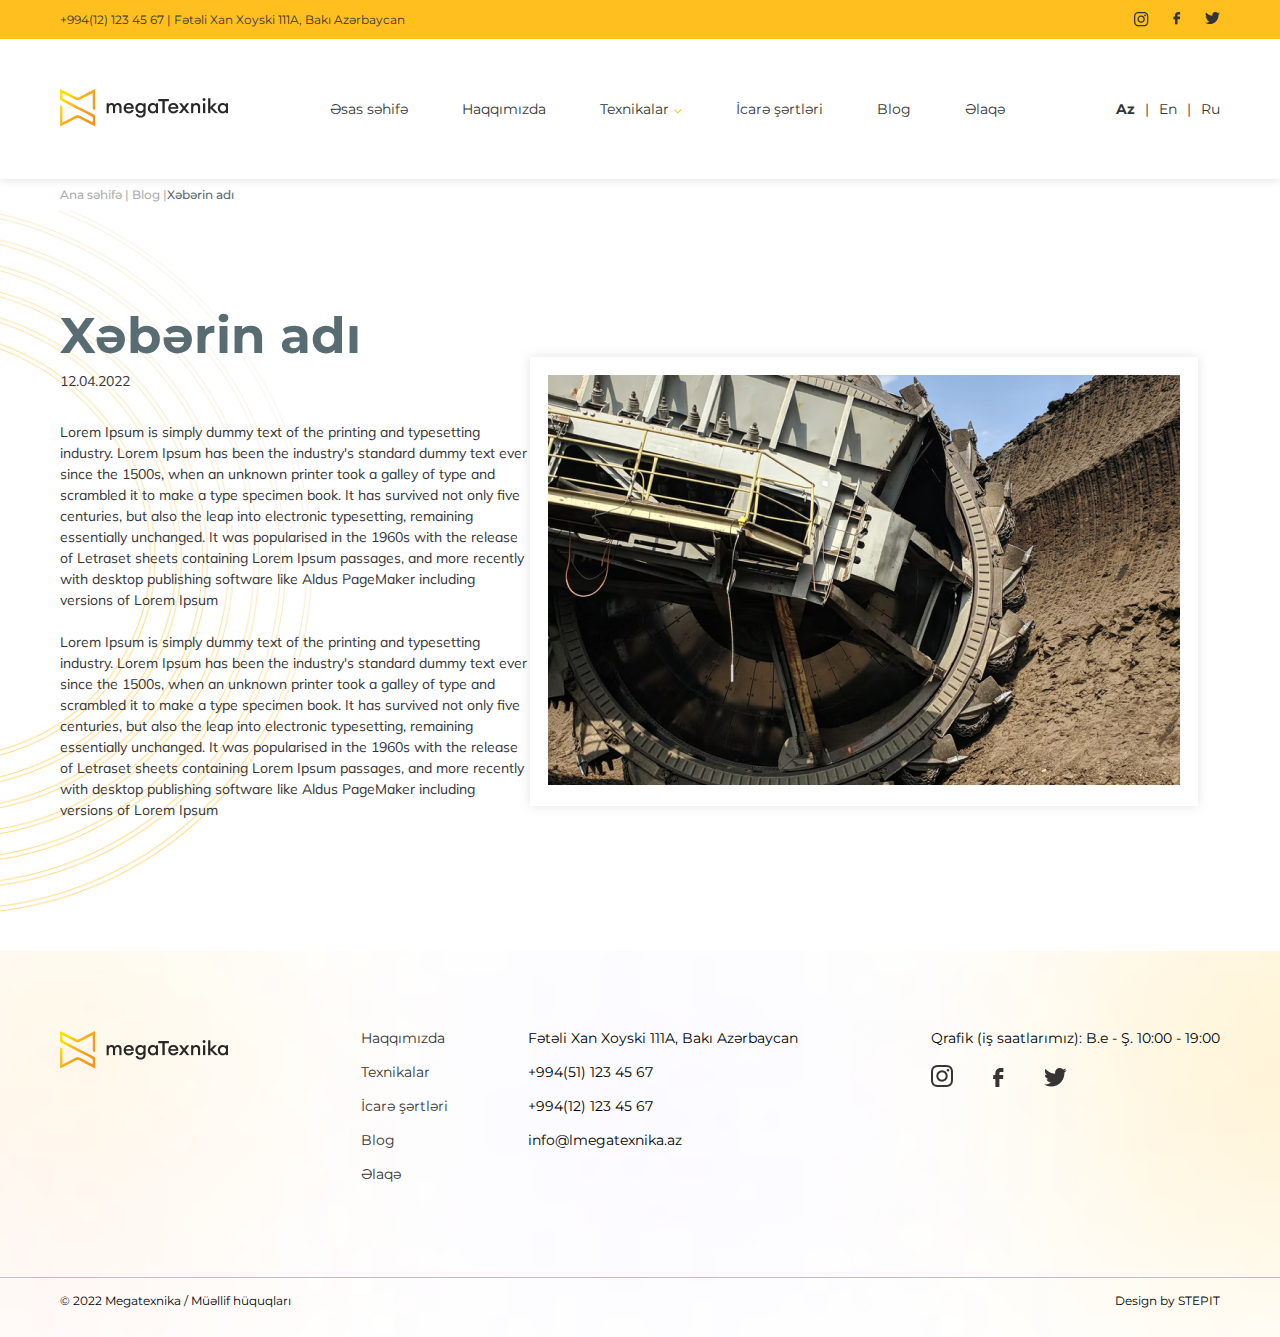
<file: blog_news.html>
<!DOCTYPE html>
<html lang="en">
  <head>
    <meta charset="UTF-8" />
    <meta name="viewport" content="width=device-width, initial-scale=1.0" />
    <title>Document</title>
    <style>
      @import url("https://fonts.googleapis.com/css2?family=Mulish:ital,wght@0,200..1000;1,200..1000&display=swap");

      @import url("https://fonts.googleapis.com/css2?family=Montserrat:ital,wght@0,100..900;1,100..900&family=Mulish:ital,wght@0,200..1000;1,200..1000&display=swap");
    </style>
    <link rel="stylesheet" href="./scss/normalize.css" />
    <link rel="stylesheet" href="./scss/reset.css" />
    <link rel="stylesheet" href="./scss/blog_news.css" />
  </head>

  <body>
    <!-- header -->
    <header class="header">
      <!-- header-information -->
      <section class="header-information">
        <div class="information-container">
          <div class="information-container_contact">
            <p>+994(12) 123 45 67 | Fətəli Xan Xoyski 111A, Bakı Azərbaycan</p>
          </div>

          <div class="information-container_icons">
            <svg
              width="15"
              height="15"
              viewBox="0 0 15 15"
              fill="none"
              xmlns="http://www.w3.org/2000/svg"
            >
              <path
                fill-rule="evenodd"
                clip-rule="evenodd"
                d="M4.20462 0.0429242C4.9675 0.00780438 5.21073 0 7.15403 0C9.09732 0 9.34056 0.00845475 10.1028 0.0429242C10.865 0.0773936 11.3853 0.199012 11.8406 0.375261C12.3173 0.555413 12.7498 0.837021 13.1075 1.20123C13.4717 1.55828 13.7526 1.99012 13.9321 2.46749C14.109 2.92275 14.23 3.44304 14.2651 4.20397C14.3002 4.96815 14.3081 5.21138 14.3081 7.15403C14.3081 9.09732 14.2996 9.34056 14.2651 10.1034C14.2307 10.8644 14.109 11.3847 13.9321 11.8399C13.7526 12.3173 13.4712 12.7499 13.1075 13.1075C12.7498 13.4717 12.3173 13.7526 11.8406 13.9321C11.3853 14.109 10.865 14.23 10.1041 14.2651C9.34056 14.3002 9.09732 14.3081 7.15403 14.3081C5.21073 14.3081 4.9675 14.2996 4.20462 14.2651C3.44369 14.2307 2.9234 14.109 2.46814 13.9321C1.99072 13.7526 1.55816 13.4712 1.20058 13.1075C0.836618 12.7502 0.554967 12.3179 0.375261 11.8406C0.199012 11.3853 0.0780439 10.865 0.0429242 10.1041C0.00780438 9.33991 0 9.09667 0 7.15403C0 5.21073 0.00845475 4.9675 0.0429242 4.20527C0.0773936 3.44304 0.199012 2.92275 0.375261 2.46749C0.555232 1.99017 0.837098 1.55783 1.20123 1.20058C1.5583 0.836697 1.99043 0.555051 2.46749 0.375261C2.92275 0.199012 3.44304 0.0780439 4.20397 0.0429242H4.20462ZM10.0449 1.33065C9.29048 1.29618 9.06415 1.28903 7.15403 1.28903C5.2439 1.28903 5.01757 1.29618 4.26315 1.33065C3.56531 1.36252 3.18679 1.47893 2.93445 1.57714C2.60081 1.70721 2.36213 1.86135 2.11174 2.11174C1.87438 2.34265 1.69172 2.62376 1.57714 2.93445C1.47893 3.18679 1.36252 3.56531 1.33065 4.26315C1.29618 5.01757 1.28903 5.2439 1.28903 7.15403C1.28903 9.06415 1.29618 9.29048 1.33065 10.0449C1.36252 10.7427 1.47893 11.1213 1.57714 11.3736C1.6916 11.6838 1.87436 11.9654 2.11174 12.1963C2.34262 12.4337 2.62423 12.6165 2.93445 12.7309C3.18679 12.8291 3.56531 12.9455 4.26315 12.9774C5.01757 13.0119 5.24325 13.019 7.15403 13.019C9.0648 13.019 9.29048 13.0119 10.0449 12.9774C10.7427 12.9455 11.1213 12.8291 11.3736 12.7309C11.7072 12.6008 11.9459 12.4467 12.1963 12.1963C12.4337 11.9654 12.6165 11.6838 12.7309 11.3736C12.8291 11.1213 12.9455 10.7427 12.9774 10.0449C13.0119 9.29048 13.019 9.06415 13.019 7.15403C13.019 5.2439 13.0119 5.01757 12.9774 4.26315C12.9455 3.56531 12.8291 3.18679 12.7309 2.93445C12.6008 2.60081 12.4467 2.36213 12.1963 2.11174C11.9654 1.8744 11.6843 1.69174 11.3736 1.57714C11.1213 1.47893 10.7427 1.36252 10.0449 1.33065ZM6.24026 9.35942C6.75058 9.57185 7.31882 9.60052 7.84792 9.44053C8.37703 9.28055 8.83418 8.94183 9.14129 8.48223C9.44841 8.02264 9.58643 7.47067 9.5318 6.92061C9.47716 6.37056 9.23325 5.85653 8.84173 5.46633C8.59214 5.2169 8.29035 5.02591 7.9581 4.90711C7.62584 4.78831 7.27137 4.74466 6.92022 4.77929C6.56906 4.81393 6.22996 4.92599 5.92731 5.10741C5.62466 5.28883 5.366 5.5351 5.16996 5.82848C4.97391 6.12187 4.84535 6.45507 4.79353 6.8041C4.74172 7.15314 4.76793 7.50932 4.87029 7.847C4.97265 8.18469 5.14861 8.49548 5.3855 8.757C5.62239 9.01852 5.91432 9.22426 6.24026 9.35942ZM4.55386 4.55386C4.89532 4.2124 5.30069 3.94155 5.74683 3.75675C6.19297 3.57195 6.67113 3.47684 7.15403 3.47684C7.63692 3.47684 8.11509 3.57195 8.56122 3.75675C9.00736 3.94155 9.41273 4.2124 9.75419 4.55386C10.0956 4.89532 10.3665 5.30069 10.5513 5.74683C10.7361 6.19297 10.8312 6.67113 10.8312 7.15403C10.8312 7.63692 10.7361 8.11509 10.5513 8.56122C10.3665 9.00736 10.0956 9.41273 9.75419 9.75419C9.06458 10.4438 8.12928 10.8312 7.15403 10.8312C6.17878 10.8312 5.24347 10.4438 4.55386 9.75419C3.86426 9.06458 3.47684 8.12928 3.47684 7.15403C3.47684 6.17878 3.86426 5.24347 4.55386 4.55386ZM11.6468 4.02447C11.7314 3.94465 11.7991 3.84866 11.846 3.74219C11.8928 3.63572 11.9178 3.52093 11.9195 3.40462C11.9212 3.28831 11.8996 3.17284 11.8558 3.06505C11.8121 2.95726 11.7472 2.85934 11.6649 2.77709C11.5827 2.69484 11.4848 2.62992 11.377 2.58619C11.2692 2.54246 11.1537 2.5208 11.0374 2.5225C10.9211 2.52419 10.8063 2.54921 10.6998 2.59606C10.5934 2.64292 10.4974 2.71066 10.4176 2.79527C10.2623 2.95984 10.1773 3.17842 10.1806 3.40462C10.1839 3.63082 10.2753 3.84684 10.4352 4.0068C10.5952 4.16677 10.8112 4.2581 11.0374 4.26139C11.2636 4.26469 11.4822 4.1797 11.6468 4.02447Z"
                fill="#353535"
              />
            </svg>

            <svg
              width="8"
              height="13"
              viewBox="0 0 8 13"
              fill="none"
              xmlns="http://www.w3.org/2000/svg"
            >
              <path
                d="M1.92937 12.357H4.53084V7.14752H6.87475L7.1323 4.55907H4.53084V3.25183C4.53084 3.07934 4.59936 2.91392 4.72132 2.79195C4.84329 2.66998 5.00871 2.60146 5.1812 2.60146H7.1323V0H5.1812C4.31876 0 3.49165 0.342603 2.88181 0.952439C2.27197 1.56228 1.92937 2.38939 1.92937 3.25183V4.55907H0.628639L0.371094 7.14752H1.92937V12.357Z"
                fill="#353535"
              />
            </svg>

            <svg
              width="15"
              height="12"
              viewBox="0 0 15 12"
              fill="none"
              xmlns="http://www.w3.org/2000/svg"
            >
              <path
                d="M15 1.42342C14.4484 1.66396 13.8558 1.82649 13.2328 1.89995C13.8756 1.52145 14.3565 0.925741 14.5858 0.223974C13.9819 0.576974 13.3209 0.825448 12.6317 0.958593C12.1682 0.471576 11.5543 0.148773 10.8852 0.0403016C10.2162 -0.06817 9.52948 0.0437586 8.93172 0.35871C8.33395 0.673661 7.85857 1.17401 7.57938 1.78209C7.30018 2.39016 7.2328 3.07193 7.38769 3.72154C6.16402 3.66108 4.96694 3.34809 3.87415 2.80288C2.78135 2.25767 1.81726 1.49244 1.04444 0.556828C0.78019 1.0054 0.628248 1.52549 0.628248 2.07938C0.627953 2.578 0.75273 3.069 0.991508 3.50879C1.23029 3.94858 1.57568 4.32357 1.99705 4.60049C1.50837 4.58519 1.03048 4.45524 0.603145 4.22148V4.26048C0.603095 4.95983 0.848916 5.63765 1.2989 6.17894C1.74888 6.72023 2.3753 7.09165 3.07188 7.23017C2.61855 7.3509 2.14327 7.36869 1.68193 7.28218C1.87847 7.88392 2.26129 8.41013 2.77682 8.78712C3.29235 9.16412 3.91477 9.37303 4.55695 9.38462C3.46681 10.2268 2.12051 10.6836 0.734608 10.6816C0.489109 10.6816 0.243819 10.6675 0 10.6393C1.40677 11.5294 3.04435 12.0018 4.71681 12C10.3783 12 13.4733 7.38554 13.4733 3.38349C13.4733 3.25347 13.47 3.12215 13.4641 2.99213C14.0661 2.56369 14.5857 2.03315 14.9987 1.42537L15 1.42342Z"
                fill="#353535"
              />
            </svg>
          </div>
        </div>
      </section>
      <!-- header-navigation -->
      <section class="header-navigation">
        <nav class="navigation-container">
          <div class="navigation-container_logo">
            <img src="./assets/logo_icons/megaTexnika.png" alt="logotip" />
          </div>
          <ul class="navigation-container_menu">
            <li class="menu_item"><a href="./index.html">Əsas səhifə</a></li>
            <li class="menu_item"><a href="./about.html">Haqqımızda</a></li>
            <li class="menu_item technique">
              <a href="./technique.html"> Texnikalar</a
              ><svg
                xmlns="http://www.w3.org/2000/svg"
                width="8"
                height="5"
                viewBox="0 0 8 5"
                fill="none"
                style="margin-left: 5px"
              >
                <path
                  fill-rule="evenodd"
                  clip-rule="evenodd"
                  d="M7.3064 0.460693C7.40838 0.562674 7.46567 0.700991 7.46567 0.845215C7.46567 0.989438 7.40838 1.12775 7.3064 1.22974L4.23022 4.30591C4.12824 4.40789 3.98993 4.46518 3.8457 4.46518C3.70148 4.46518 3.56316 4.40789 3.46118 4.30591L0.38501 1.22974C0.283028 1.12775 0.225736 0.989438 0.225736 0.845215C0.225736 0.700991 0.283029 0.562674 0.38501 0.460693C0.486991 0.358712 0.625308 0.301419 0.769531 0.301419C0.913755 0.301419 1.05207 0.358712 1.15405 0.460693L3.8457 3.15234L6.53735 0.460693C6.63933 0.358712 6.77765 0.301419 6.92187 0.301419C7.0661 0.301419 7.20441 0.358712 7.3064 0.460693Z"
                  fill="#FFC01F"
                />
              </svg>

              <ul class="technique_menu">
                <li><a href="#">Avtokranlar</a></li>
                <li><a href="#">Traktorlar</a></li>
                <li><a href="#">Qaldırıcı səbətlər</a></li>
                <li><a href="#">Forkliftlər</a></li>
                <li><a href="#">Katok</a></li>
                <li><a href="#">Shacman</a></li>
                <li><a href="#">Bobcat</a></li>
                <li><a href="#">Pompa</a></li>
              </ul>
            </li>
            <li class="menu_item"><a href="./rent.html">İcarə şərtləri</a></li>
            <li class="menu_item"><a href="./blog.html">Blog</a></li>
            <li class="menu_item"><a href="./contact.html">Əlaqə</a></li>
          </ul>
          <div class="navigation-container_lang">
            <p class="lang az">Az</p>
            |
            <p class="lang en">En</p>
            |
            <p class="lang ru">Ru</p>
          </div>
          <div class="navigation-container_phone">
            <div class="hamburger-menu">
              <input id="menu__toggle" type="checkbox" />
              <label class="menu__btn" for="menu__toggle">
                <img
                  class="menu_open"
                  src="./assets/logo_icons/menu_bar.png"
                  alt=""
                />
                <img
                  class="menu_close"
                  src="./assets/logo_icons/menu_bar_close.png"
                  alt=""
                />
                <div class="menu__box">
                  <div class="header-information">
                    <div class="information-container">
                      <div class="information-container_contact">
                        <p>
                          +994(12) 123 45 67 | Fətəli Xan Xoyski 111A, Bakı
                          Azərbaycan
                        </p>
                      </div>

                      <div class="information-container_icons">
                        <svg
                          width="15"
                          height="15"
                          viewBox="0 0 15 15"
                          fill="none"
                          xmlns="http://www.w3.org/2000/svg"
                        >
                          <path
                            fill-rule="evenodd"
                            clip-rule="evenodd"
                            d="M4.20462 0.0429242C4.9675 0.00780438 5.21073 0 7.15403 0C9.09732 0 9.34056 0.00845475 10.1028 0.0429242C10.865 0.0773936 11.3853 0.199012 11.8406 0.375261C12.3173 0.555413 12.7498 0.837021 13.1075 1.20123C13.4717 1.55828 13.7526 1.99012 13.9321 2.46749C14.109 2.92275 14.23 3.44304 14.2651 4.20397C14.3002 4.96815 14.3081 5.21138 14.3081 7.15403C14.3081 9.09732 14.2996 9.34056 14.2651 10.1034C14.2307 10.8644 14.109 11.3847 13.9321 11.8399C13.7526 12.3173 13.4712 12.7499 13.1075 13.1075C12.7498 13.4717 12.3173 13.7526 11.8406 13.9321C11.3853 14.109 10.865 14.23 10.1041 14.2651C9.34056 14.3002 9.09732 14.3081 7.15403 14.3081C5.21073 14.3081 4.9675 14.2996 4.20462 14.2651C3.44369 14.2307 2.9234 14.109 2.46814 13.9321C1.99072 13.7526 1.55816 13.4712 1.20058 13.1075C0.836618 12.7502 0.554967 12.3179 0.375261 11.8406C0.199012 11.3853 0.0780439 10.865 0.0429242 10.1041C0.00780438 9.33991 0 9.09667 0 7.15403C0 5.21073 0.00845475 4.9675 0.0429242 4.20527C0.0773936 3.44304 0.199012 2.92275 0.375261 2.46749C0.555232 1.99017 0.837098 1.55783 1.20123 1.20058C1.5583 0.836697 1.99043 0.555051 2.46749 0.375261C2.92275 0.199012 3.44304 0.0780439 4.20397 0.0429242H4.20462ZM10.0449 1.33065C9.29048 1.29618 9.06415 1.28903 7.15403 1.28903C5.2439 1.28903 5.01757 1.29618 4.26315 1.33065C3.56531 1.36252 3.18679 1.47893 2.93445 1.57714C2.60081 1.70721 2.36213 1.86135 2.11174 2.11174C1.87438 2.34265 1.69172 2.62376 1.57714 2.93445C1.47893 3.18679 1.36252 3.56531 1.33065 4.26315C1.29618 5.01757 1.28903 5.2439 1.28903 7.15403C1.28903 9.06415 1.29618 9.29048 1.33065 10.0449C1.36252 10.7427 1.47893 11.1213 1.57714 11.3736C1.6916 11.6838 1.87436 11.9654 2.11174 12.1963C2.34262 12.4337 2.62423 12.6165 2.93445 12.7309C3.18679 12.8291 3.56531 12.9455 4.26315 12.9774C5.01757 13.0119 5.24325 13.019 7.15403 13.019C9.0648 13.019 9.29048 13.0119 10.0449 12.9774C10.7427 12.9455 11.1213 12.8291 11.3736 12.7309C11.7072 12.6008 11.9459 12.4467 12.1963 12.1963C12.4337 11.9654 12.6165 11.6838 12.7309 11.3736C12.8291 11.1213 12.9455 10.7427 12.9774 10.0449C13.0119 9.29048 13.019 9.06415 13.019 7.15403C13.019 5.2439 13.0119 5.01757 12.9774 4.26315C12.9455 3.56531 12.8291 3.18679 12.7309 2.93445C12.6008 2.60081 12.4467 2.36213 12.1963 2.11174C11.9654 1.8744 11.6843 1.69174 11.3736 1.57714C11.1213 1.47893 10.7427 1.36252 10.0449 1.33065ZM6.24026 9.35942C6.75058 9.57185 7.31882 9.60052 7.84792 9.44053C8.37703 9.28055 8.83418 8.94183 9.14129 8.48223C9.44841 8.02264 9.58643 7.47067 9.5318 6.92061C9.47716 6.37056 9.23325 5.85653 8.84173 5.46633C8.59214 5.2169 8.29035 5.02591 7.9581 4.90711C7.62584 4.78831 7.27137 4.74466 6.92022 4.77929C6.56906 4.81393 6.22996 4.92599 5.92731 5.10741C5.62466 5.28883 5.366 5.5351 5.16996 5.82848C4.97391 6.12187 4.84535 6.45507 4.79353 6.8041C4.74172 7.15314 4.76793 7.50932 4.87029 7.847C4.97265 8.18469 5.14861 8.49548 5.3855 8.757C5.62239 9.01852 5.91432 9.22426 6.24026 9.35942ZM4.55386 4.55386C4.89532 4.2124 5.30069 3.94155 5.74683 3.75675C6.19297 3.57195 6.67113 3.47684 7.15403 3.47684C7.63692 3.47684 8.11509 3.57195 8.56122 3.75675C9.00736 3.94155 9.41273 4.2124 9.75419 4.55386C10.0956 4.89532 10.3665 5.30069 10.5513 5.74683C10.7361 6.19297 10.8312 6.67113 10.8312 7.15403C10.8312 7.63692 10.7361 8.11509 10.5513 8.56122C10.3665 9.00736 10.0956 9.41273 9.75419 9.75419C9.06458 10.4438 8.12928 10.8312 7.15403 10.8312C6.17878 10.8312 5.24347 10.4438 4.55386 9.75419C3.86426 9.06458 3.47684 8.12928 3.47684 7.15403C3.47684 6.17878 3.86426 5.24347 4.55386 4.55386ZM11.6468 4.02447C11.7314 3.94465 11.7991 3.84866 11.846 3.74219C11.8928 3.63572 11.9178 3.52093 11.9195 3.40462C11.9212 3.28831 11.8996 3.17284 11.8558 3.06505C11.8121 2.95726 11.7472 2.85934 11.6649 2.77709C11.5827 2.69484 11.4848 2.62992 11.377 2.58619C11.2692 2.54246 11.1537 2.5208 11.0374 2.5225C10.9211 2.52419 10.8063 2.54921 10.6998 2.59606C10.5934 2.64292 10.4974 2.71066 10.4176 2.79527C10.2623 2.95984 10.1773 3.17842 10.1806 3.40462C10.1839 3.63082 10.2753 3.84684 10.4352 4.0068C10.5952 4.16677 10.8112 4.2581 11.0374 4.26139C11.2636 4.26469 11.4822 4.1797 11.6468 4.02447Z"
                            fill="#353535"
                          />
                        </svg>

                        <svg
                          width="8"
                          height="13"
                          viewBox="0 0 8 13"
                          fill="none"
                          xmlns="http://www.w3.org/2000/svg"
                        >
                          <path
                            d="M1.92937 12.357H4.53084V7.14752H6.87475L7.1323 4.55907H4.53084V3.25183C4.53084 3.07934 4.59936 2.91392 4.72132 2.79195C4.84329 2.66998 5.00871 2.60146 5.1812 2.60146H7.1323V0H5.1812C4.31876 0 3.49165 0.342603 2.88181 0.952439C2.27197 1.56228 1.92937 2.38939 1.92937 3.25183V4.55907H0.628639L0.371094 7.14752H1.92937V12.357Z"
                            fill="#353535"
                          />
                        </svg>

                        <svg
                          width="15"
                          height="12"
                          viewBox="0 0 15 12"
                          fill="none"
                          xmlns="http://www.w3.org/2000/svg"
                        >
                          <path
                            d="M15 1.42342C14.4484 1.66396 13.8558 1.82649 13.2328 1.89995C13.8756 1.52145 14.3565 0.925741 14.5858 0.223974C13.9819 0.576974 13.3209 0.825448 12.6317 0.958593C12.1682 0.471576 11.5543 0.148773 10.8852 0.0403016C10.2162 -0.06817 9.52948 0.0437586 8.93172 0.35871C8.33395 0.673661 7.85857 1.17401 7.57938 1.78209C7.30018 2.39016 7.2328 3.07193 7.38769 3.72154C6.16402 3.66108 4.96694 3.34809 3.87415 2.80288C2.78135 2.25767 1.81726 1.49244 1.04444 0.556828C0.78019 1.0054 0.628248 1.52549 0.628248 2.07938C0.627953 2.578 0.75273 3.069 0.991508 3.50879C1.23029 3.94858 1.57568 4.32357 1.99705 4.60049C1.50837 4.58519 1.03048 4.45524 0.603145 4.22148V4.26048C0.603095 4.95983 0.848916 5.63765 1.2989 6.17894C1.74888 6.72023 2.3753 7.09165 3.07188 7.23017C2.61855 7.3509 2.14327 7.36869 1.68193 7.28218C1.87847 7.88392 2.26129 8.41013 2.77682 8.78712C3.29235 9.16412 3.91477 9.37303 4.55695 9.38462C3.46681 10.2268 2.12051 10.6836 0.734608 10.6816C0.489109 10.6816 0.243819 10.6675 0 10.6393C1.40677 11.5294 3.04435 12.0018 4.71681 12C10.3783 12 13.4733 7.38554 13.4733 3.38349C13.4733 3.25347 13.47 3.12215 13.4641 2.99213C14.0661 2.56369 14.5857 2.03315 14.9987 1.42537L15 1.42342Z"
                            fill="#353535"
                          />
                        </svg>
                      </div>
                    </div>
                  </div>

                  <div class="navigation-container">
                    <div class="navigation-container_logo">
                      <img
                        src="./assets/logo_icons/megaTexnika.png"
                        alt="logotip"
                      />
                    </div>
                    <div class="hamburger-menu">
                      <input id="menu__toggle" type="checkbox" />
                      <label class="menu__btn" for="menu__toggle">
                        <img
                          class="menu_close"
                          src="./assets/logo_icons/menu_bar_close.png"
                          alt=""
                        />
                      </label>
                    </div>
                  </div>

                  <div class="phone-menu">
                    <ul class="phone-menu_list">
                      <li class="list_item">
                        <a href="./index.html">Əsas səhifə</a>
                      </li>
                      <li class="list_item">
                        <a href="./about.html">Haqqımızda</a>
                      </li>
                      <li class="list_item technique">
                        <a href="./technique.html"> Texnikalar</a
                        ><svg
                          xmlns="http://www.w3.org/2000/svg"
                          width="8"
                          height="5"
                          viewBox="0 0 8 5"
                          fill="none"
                          style="margin-left: 5px"
                        >
                          <path
                            fill-rule="evenodd"
                            clip-rule="evenodd"
                            d="M7.3064 0.460693C7.40838 0.562674 7.46567 0.700991 7.46567 0.845215C7.46567 0.989438 7.40838 1.12775 7.3064 1.22974L4.23022 4.30591C4.12824 4.40789 3.98993 4.46518 3.8457 4.46518C3.70148 4.46518 3.56316 4.40789 3.46118 4.30591L0.38501 1.22974C0.283028 1.12775 0.225736 0.989438 0.225736 0.845215C0.225736 0.700991 0.283029 0.562674 0.38501 0.460693C0.486991 0.358712 0.625308 0.301419 0.769531 0.301419C0.913755 0.301419 1.05207 0.358712 1.15405 0.460693L3.8457 3.15234L6.53735 0.460693C6.63933 0.358712 6.77765 0.301419 6.92187 0.301419C7.0661 0.301419 7.20441 0.358712 7.3064 0.460693Z"
                            fill="#FFC01F"
                          />
                        </svg>

                        <ul class="technique_menu">
                          <li><a href="#">Avtokranlar</a></li>
                          <li><a href="#">Traktorlar</a></li>
                          <li><a href="#">Qaldırıcı səbətlər</a></li>
                          <li><a href="#">Forkliftlər</a></li>
                          <li><a href="#">Katok</a></li>
                          <li><a href="#">Shacman</a></li>
                          <li><a href="#">Bobcat</a></li>
                          <li><a href="#">Pompa</a></li>
                        </ul>
                      </li>
                      <li class="list_item">
                        <a href="./rent.html">İcarə şərtləri</a>
                      </li>
                      <li class="list_item"><a href="./blog.html">Blog</a></li>
                      <li class="list_item">
                        <a href="./contact.html">Əlaqə</a>
                      </li>
                    </ul>
                    <div class="phone-menu_lang">
                      <p class="lang_az">Az</p>
                      |
                      <p class="lang_en">En</p>
                      |
                      <p class="lang_ru">Ru</p>
                    </div>
                  </div>
                </div>
              </label>
            </div>
          </div>
        </nav>
      </section>
    </header>

    <!-- main -->
    <main id="content">
      <section class="content-container">
        <h6>Ana səhifə | Blog |<span>Xəbərin adı</span></h6>

        <!-- section 1 -->
        <section class="blog-news_container">
          <div class="container_text">
            <h1>Xəbərin adı</h1>
            <p>12.04.2022</p>
            <p>
              Lorem Ipsum is simply dummy text of the printing and typesetting
              industry. Lorem Ipsum has been the industry's standard dummy text
              ever since the 1500s, when an unknown printer took a galley of
              type and scrambled it to make a type specimen book. It has
              survived not only five centuries, but also the leap into
              electronic typesetting, remaining essentially unchanged. It was
              popularised in the 1960s with the release of Letraset sheets
              containing Lorem Ipsum passages, and more recently with desktop
              publishing software like Aldus PageMaker including versions of
              Lorem Ipsum
              <br />
              <br />
              Lorem Ipsum is simply dummy text of the printing and typesetting
              industry. Lorem Ipsum has been the industry's standard dummy text
              ever since the 1500s, when an unknown printer took a galley of
              type and scrambled it to make a type specimen book. It has
              survived not only five centuries, but also the leap into
              electronic typesetting, remaining essentially unchanged. It was
              popularised in the 1960s with the release of Letraset sheets
              containing Lorem Ipsum passages, and more recently with desktop
              publishing software like Aldus PageMaker including versions of
              Lorem Ipsum
            </p>
          </div>
          <div class="container_img">
            <img
              src="./assets/images/imgs/blog-news_img1.png"
              alt="Ekskavator"
            />
          </div>
        </section>
      </section>
    </main>

    <!-- footer -->
    <footer class="footer">
      <section class="footer-information">
        <div class="footer-information_logo">
          <!-- <img src="./assets/logo_icons/logo.png" alt="logotip" /> -->
          <img src="./assets/logo_icons/megaTexnika.png" alt="logotip" />
        </div>
        <div class="footer-information_container">
          <ul class="container_menu">
            <li><a href="./about.html">Haqqımızda</a></li>
            <li><a href="./technique.html">Texnikalar</a></li>
            <li><a href="./rent.html">İcarə şərtləri</a></li>
            <li><a href="./blog.html">Blog</a></li>
            <li><a href="./contact.html">Əlaqə</a></li>
          </ul>
          <ul class="container_contact">
            <li>Fətəli Xan Xoyski 111A, Bakı Azərbaycan</li>
            <li>+994(51) 123 45 67</li>
            <li>+994(12) 123 45 67</li>
            <li>info@lmegatexnika.az</li>
          </ul>
        </div>
        <div class="footer-information_icons">
          <p>Qrafik (iş saatlarımız): B.e - Ş. 10:00 - 19:00</p>
          <p class="icons">
            <img src="./assets/logo_icons/intagram.png" alt="intagram icon" />
            <img src="./assets/logo_icons/fb.png" alt="facebook icon" />
            <img src="./assets/logo_icons/twitter.png" alt="twitter icon" />
          </p>
        </div>
      </section>
      <hr />
      <section class="footer-copyright">
        <p>© 2022 Megatexnika / Müəllif hüquqları</p>
        <p>Design by STEPIT</p>
      </section>
    </footer>
  </body>
</html>
</file>
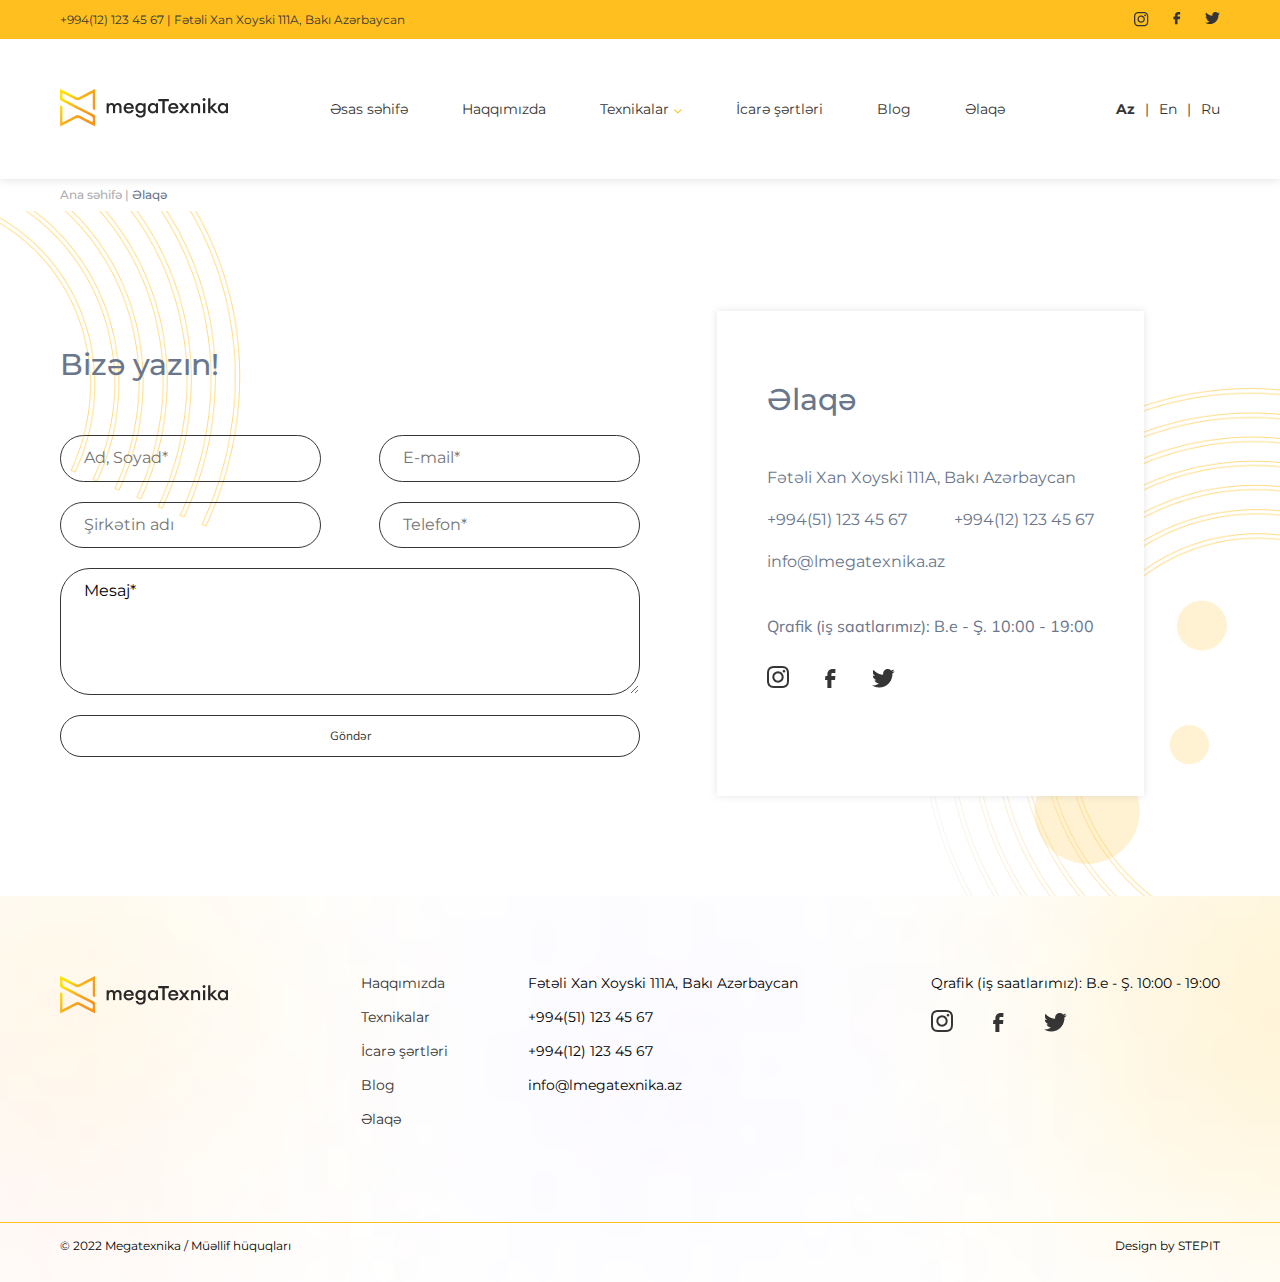
<file: contact.html>
<!DOCTYPE html>
<html lang="en">
  <head>
    <meta charset="UTF-8" />
    <meta name="viewport" content="width=device-width, initial-scale=1.0" />
    <title>Document</title>
    <style>
      @import url("https://fonts.googleapis.com/css2?family=Mulish:ital,wght@0,200..1000;1,200..1000&display=swap");

      @import url("https://fonts.googleapis.com/css2?family=Montserrat:ital,wght@0,100..900;1,100..900&family=Mulish:ital,wght@0,200..1000;1,200..1000&display=swap");
    </style>
    <link rel="stylesheet" href="./scss/normalize.css" />
    <link rel="stylesheet" href="./scss/reset.css" />
    <link rel="stylesheet" href="./scss/contact.css" />
  </head>

  <body>
    <!-- header -->
    <header class="header">
      <!-- header-information -->
      <section class="header-information">
        <div class="information-container">
          <div class="information-container_contact">
            <p>+994(12) 123 45 67 | Fətəli Xan Xoyski 111A, Bakı Azərbaycan</p>
          </div>

          <div class="information-container_icons">
            <svg
              width="15"
              height="15"
              viewBox="0 0 15 15"
              fill="none"
              xmlns="http://www.w3.org/2000/svg"
            >
              <path
                fill-rule="evenodd"
                clip-rule="evenodd"
                d="M4.20462 0.0429242C4.9675 0.00780438 5.21073 0 7.15403 0C9.09732 0 9.34056 0.00845475 10.1028 0.0429242C10.865 0.0773936 11.3853 0.199012 11.8406 0.375261C12.3173 0.555413 12.7498 0.837021 13.1075 1.20123C13.4717 1.55828 13.7526 1.99012 13.9321 2.46749C14.109 2.92275 14.23 3.44304 14.2651 4.20397C14.3002 4.96815 14.3081 5.21138 14.3081 7.15403C14.3081 9.09732 14.2996 9.34056 14.2651 10.1034C14.2307 10.8644 14.109 11.3847 13.9321 11.8399C13.7526 12.3173 13.4712 12.7499 13.1075 13.1075C12.7498 13.4717 12.3173 13.7526 11.8406 13.9321C11.3853 14.109 10.865 14.23 10.1041 14.2651C9.34056 14.3002 9.09732 14.3081 7.15403 14.3081C5.21073 14.3081 4.9675 14.2996 4.20462 14.2651C3.44369 14.2307 2.9234 14.109 2.46814 13.9321C1.99072 13.7526 1.55816 13.4712 1.20058 13.1075C0.836618 12.7502 0.554967 12.3179 0.375261 11.8406C0.199012 11.3853 0.0780439 10.865 0.0429242 10.1041C0.00780438 9.33991 0 9.09667 0 7.15403C0 5.21073 0.00845475 4.9675 0.0429242 4.20527C0.0773936 3.44304 0.199012 2.92275 0.375261 2.46749C0.555232 1.99017 0.837098 1.55783 1.20123 1.20058C1.5583 0.836697 1.99043 0.555051 2.46749 0.375261C2.92275 0.199012 3.44304 0.0780439 4.20397 0.0429242H4.20462ZM10.0449 1.33065C9.29048 1.29618 9.06415 1.28903 7.15403 1.28903C5.2439 1.28903 5.01757 1.29618 4.26315 1.33065C3.56531 1.36252 3.18679 1.47893 2.93445 1.57714C2.60081 1.70721 2.36213 1.86135 2.11174 2.11174C1.87438 2.34265 1.69172 2.62376 1.57714 2.93445C1.47893 3.18679 1.36252 3.56531 1.33065 4.26315C1.29618 5.01757 1.28903 5.2439 1.28903 7.15403C1.28903 9.06415 1.29618 9.29048 1.33065 10.0449C1.36252 10.7427 1.47893 11.1213 1.57714 11.3736C1.6916 11.6838 1.87436 11.9654 2.11174 12.1963C2.34262 12.4337 2.62423 12.6165 2.93445 12.7309C3.18679 12.8291 3.56531 12.9455 4.26315 12.9774C5.01757 13.0119 5.24325 13.019 7.15403 13.019C9.0648 13.019 9.29048 13.0119 10.0449 12.9774C10.7427 12.9455 11.1213 12.8291 11.3736 12.7309C11.7072 12.6008 11.9459 12.4467 12.1963 12.1963C12.4337 11.9654 12.6165 11.6838 12.7309 11.3736C12.8291 11.1213 12.9455 10.7427 12.9774 10.0449C13.0119 9.29048 13.019 9.06415 13.019 7.15403C13.019 5.2439 13.0119 5.01757 12.9774 4.26315C12.9455 3.56531 12.8291 3.18679 12.7309 2.93445C12.6008 2.60081 12.4467 2.36213 12.1963 2.11174C11.9654 1.8744 11.6843 1.69174 11.3736 1.57714C11.1213 1.47893 10.7427 1.36252 10.0449 1.33065ZM6.24026 9.35942C6.75058 9.57185 7.31882 9.60052 7.84792 9.44053C8.37703 9.28055 8.83418 8.94183 9.14129 8.48223C9.44841 8.02264 9.58643 7.47067 9.5318 6.92061C9.47716 6.37056 9.23325 5.85653 8.84173 5.46633C8.59214 5.2169 8.29035 5.02591 7.9581 4.90711C7.62584 4.78831 7.27137 4.74466 6.92022 4.77929C6.56906 4.81393 6.22996 4.92599 5.92731 5.10741C5.62466 5.28883 5.366 5.5351 5.16996 5.82848C4.97391 6.12187 4.84535 6.45507 4.79353 6.8041C4.74172 7.15314 4.76793 7.50932 4.87029 7.847C4.97265 8.18469 5.14861 8.49548 5.3855 8.757C5.62239 9.01852 5.91432 9.22426 6.24026 9.35942ZM4.55386 4.55386C4.89532 4.2124 5.30069 3.94155 5.74683 3.75675C6.19297 3.57195 6.67113 3.47684 7.15403 3.47684C7.63692 3.47684 8.11509 3.57195 8.56122 3.75675C9.00736 3.94155 9.41273 4.2124 9.75419 4.55386C10.0956 4.89532 10.3665 5.30069 10.5513 5.74683C10.7361 6.19297 10.8312 6.67113 10.8312 7.15403C10.8312 7.63692 10.7361 8.11509 10.5513 8.56122C10.3665 9.00736 10.0956 9.41273 9.75419 9.75419C9.06458 10.4438 8.12928 10.8312 7.15403 10.8312C6.17878 10.8312 5.24347 10.4438 4.55386 9.75419C3.86426 9.06458 3.47684 8.12928 3.47684 7.15403C3.47684 6.17878 3.86426 5.24347 4.55386 4.55386ZM11.6468 4.02447C11.7314 3.94465 11.7991 3.84866 11.846 3.74219C11.8928 3.63572 11.9178 3.52093 11.9195 3.40462C11.9212 3.28831 11.8996 3.17284 11.8558 3.06505C11.8121 2.95726 11.7472 2.85934 11.6649 2.77709C11.5827 2.69484 11.4848 2.62992 11.377 2.58619C11.2692 2.54246 11.1537 2.5208 11.0374 2.5225C10.9211 2.52419 10.8063 2.54921 10.6998 2.59606C10.5934 2.64292 10.4974 2.71066 10.4176 2.79527C10.2623 2.95984 10.1773 3.17842 10.1806 3.40462C10.1839 3.63082 10.2753 3.84684 10.4352 4.0068C10.5952 4.16677 10.8112 4.2581 11.0374 4.26139C11.2636 4.26469 11.4822 4.1797 11.6468 4.02447Z"
                fill="#353535"
              />
            </svg>

            <svg
              width="8"
              height="13"
              viewBox="0 0 8 13"
              fill="none"
              xmlns="http://www.w3.org/2000/svg"
            >
              <path
                d="M1.92937 12.357H4.53084V7.14752H6.87475L7.1323 4.55907H4.53084V3.25183C4.53084 3.07934 4.59936 2.91392 4.72132 2.79195C4.84329 2.66998 5.00871 2.60146 5.1812 2.60146H7.1323V0H5.1812C4.31876 0 3.49165 0.342603 2.88181 0.952439C2.27197 1.56228 1.92937 2.38939 1.92937 3.25183V4.55907H0.628639L0.371094 7.14752H1.92937V12.357Z"
                fill="#353535"
              />
            </svg>

            <svg
              width="15"
              height="12"
              viewBox="0 0 15 12"
              fill="none"
              xmlns="http://www.w3.org/2000/svg"
            >
              <path
                d="M15 1.42342C14.4484 1.66396 13.8558 1.82649 13.2328 1.89995C13.8756 1.52145 14.3565 0.925741 14.5858 0.223974C13.9819 0.576974 13.3209 0.825448 12.6317 0.958593C12.1682 0.471576 11.5543 0.148773 10.8852 0.0403016C10.2162 -0.06817 9.52948 0.0437586 8.93172 0.35871C8.33395 0.673661 7.85857 1.17401 7.57938 1.78209C7.30018 2.39016 7.2328 3.07193 7.38769 3.72154C6.16402 3.66108 4.96694 3.34809 3.87415 2.80288C2.78135 2.25767 1.81726 1.49244 1.04444 0.556828C0.78019 1.0054 0.628248 1.52549 0.628248 2.07938C0.627953 2.578 0.75273 3.069 0.991508 3.50879C1.23029 3.94858 1.57568 4.32357 1.99705 4.60049C1.50837 4.58519 1.03048 4.45524 0.603145 4.22148V4.26048C0.603095 4.95983 0.848916 5.63765 1.2989 6.17894C1.74888 6.72023 2.3753 7.09165 3.07188 7.23017C2.61855 7.3509 2.14327 7.36869 1.68193 7.28218C1.87847 7.88392 2.26129 8.41013 2.77682 8.78712C3.29235 9.16412 3.91477 9.37303 4.55695 9.38462C3.46681 10.2268 2.12051 10.6836 0.734608 10.6816C0.489109 10.6816 0.243819 10.6675 0 10.6393C1.40677 11.5294 3.04435 12.0018 4.71681 12C10.3783 12 13.4733 7.38554 13.4733 3.38349C13.4733 3.25347 13.47 3.12215 13.4641 2.99213C14.0661 2.56369 14.5857 2.03315 14.9987 1.42537L15 1.42342Z"
                fill="#353535"
              />
            </svg>
          </div>
        </div>
      </section>
      <!-- header-navigation -->
      <section class="header-navigation">
        <nav class="navigation-container">
          <div class="navigation-container_logo">
            <img src="./assets/logo_icons/megaTexnika.png" alt="logotip" />
          </div>
          <ul class="navigation-container_menu">
            <li class="menu_item"><a href="./index.html">Əsas səhifə</a></li>
            <li class="menu_item"><a href="./about.html">Haqqımızda</a></li>
            <li class="menu_item technique">
              <a href="./technique.html"> Texnikalar</a
              ><svg
                xmlns="http://www.w3.org/2000/svg"
                width="8"
                height="5"
                viewBox="0 0 8 5"
                fill="none"
                style="margin-left: 5px"
              >
                <path
                  fill-rule="evenodd"
                  clip-rule="evenodd"
                  d="M7.3064 0.460693C7.40838 0.562674 7.46567 0.700991 7.46567 0.845215C7.46567 0.989438 7.40838 1.12775 7.3064 1.22974L4.23022 4.30591C4.12824 4.40789 3.98993 4.46518 3.8457 4.46518C3.70148 4.46518 3.56316 4.40789 3.46118 4.30591L0.38501 1.22974C0.283028 1.12775 0.225736 0.989438 0.225736 0.845215C0.225736 0.700991 0.283029 0.562674 0.38501 0.460693C0.486991 0.358712 0.625308 0.301419 0.769531 0.301419C0.913755 0.301419 1.05207 0.358712 1.15405 0.460693L3.8457 3.15234L6.53735 0.460693C6.63933 0.358712 6.77765 0.301419 6.92187 0.301419C7.0661 0.301419 7.20441 0.358712 7.3064 0.460693Z"
                  fill="#FFC01F"
                />
              </svg>

              <ul class="technique_menu">
                <li><a href="#">Avtokranlar</a></li>
                <li><a href="#">Traktorlar</a></li>
                <li><a href="#">Qaldırıcı səbətlər</a></li>
                <li><a href="#">Forkliftlər</a></li>
                <li><a href="#">Katok</a></li>
                <li><a href="#">Shacman</a></li>
                <li><a href="#">Bobcat</a></li>
                <li><a href="#">Pompa</a></li>
              </ul>
            </li>
            <li class="menu_item"><a href="./rent.html">İcarə şərtləri</a></li>
            <li class="menu_item"><a href="./blog.html">Blog</a></li>
            <li class="menu_item"><a href="./contact.html">Əlaqə</a></li>
          </ul>
          <div class="navigation-container_lang">
            <p class="lang az">Az</p>
            |
            <p class="lang en">En</p>
            |
            <p class="lang ru">Ru</p>
          </div>
          <div class="navigation-container_phone">
            <div class="hamburger-menu">
              <input id="menu__toggle" type="checkbox" />
              <label class="menu__btn" for="menu__toggle">
                <img
                  class="menu_open"
                  src="./assets/logo_icons/menu_bar.png"
                  alt=""
                />
                <img
                  class="menu_close"
                  src="./assets/logo_icons/menu_bar_close.png"
                  alt=""
                />
                <div class="menu__box">
                  <div class="header-information">
                    <div class="information-container">
                      <div class="information-container_contact">
                        <p>
                          +994(12) 123 45 67 | Fətəli Xan Xoyski 111A, Bakı
                          Azərbaycan
                        </p>
                      </div>

                      <div class="information-container_icons">
                        <svg
                          width="15"
                          height="15"
                          viewBox="0 0 15 15"
                          fill="none"
                          xmlns="http://www.w3.org/2000/svg"
                        >
                          <path
                            fill-rule="evenodd"
                            clip-rule="evenodd"
                            d="M4.20462 0.0429242C4.9675 0.00780438 5.21073 0 7.15403 0C9.09732 0 9.34056 0.00845475 10.1028 0.0429242C10.865 0.0773936 11.3853 0.199012 11.8406 0.375261C12.3173 0.555413 12.7498 0.837021 13.1075 1.20123C13.4717 1.55828 13.7526 1.99012 13.9321 2.46749C14.109 2.92275 14.23 3.44304 14.2651 4.20397C14.3002 4.96815 14.3081 5.21138 14.3081 7.15403C14.3081 9.09732 14.2996 9.34056 14.2651 10.1034C14.2307 10.8644 14.109 11.3847 13.9321 11.8399C13.7526 12.3173 13.4712 12.7499 13.1075 13.1075C12.7498 13.4717 12.3173 13.7526 11.8406 13.9321C11.3853 14.109 10.865 14.23 10.1041 14.2651C9.34056 14.3002 9.09732 14.3081 7.15403 14.3081C5.21073 14.3081 4.9675 14.2996 4.20462 14.2651C3.44369 14.2307 2.9234 14.109 2.46814 13.9321C1.99072 13.7526 1.55816 13.4712 1.20058 13.1075C0.836618 12.7502 0.554967 12.3179 0.375261 11.8406C0.199012 11.3853 0.0780439 10.865 0.0429242 10.1041C0.00780438 9.33991 0 9.09667 0 7.15403C0 5.21073 0.00845475 4.9675 0.0429242 4.20527C0.0773936 3.44304 0.199012 2.92275 0.375261 2.46749C0.555232 1.99017 0.837098 1.55783 1.20123 1.20058C1.5583 0.836697 1.99043 0.555051 2.46749 0.375261C2.92275 0.199012 3.44304 0.0780439 4.20397 0.0429242H4.20462ZM10.0449 1.33065C9.29048 1.29618 9.06415 1.28903 7.15403 1.28903C5.2439 1.28903 5.01757 1.29618 4.26315 1.33065C3.56531 1.36252 3.18679 1.47893 2.93445 1.57714C2.60081 1.70721 2.36213 1.86135 2.11174 2.11174C1.87438 2.34265 1.69172 2.62376 1.57714 2.93445C1.47893 3.18679 1.36252 3.56531 1.33065 4.26315C1.29618 5.01757 1.28903 5.2439 1.28903 7.15403C1.28903 9.06415 1.29618 9.29048 1.33065 10.0449C1.36252 10.7427 1.47893 11.1213 1.57714 11.3736C1.6916 11.6838 1.87436 11.9654 2.11174 12.1963C2.34262 12.4337 2.62423 12.6165 2.93445 12.7309C3.18679 12.8291 3.56531 12.9455 4.26315 12.9774C5.01757 13.0119 5.24325 13.019 7.15403 13.019C9.0648 13.019 9.29048 13.0119 10.0449 12.9774C10.7427 12.9455 11.1213 12.8291 11.3736 12.7309C11.7072 12.6008 11.9459 12.4467 12.1963 12.1963C12.4337 11.9654 12.6165 11.6838 12.7309 11.3736C12.8291 11.1213 12.9455 10.7427 12.9774 10.0449C13.0119 9.29048 13.019 9.06415 13.019 7.15403C13.019 5.2439 13.0119 5.01757 12.9774 4.26315C12.9455 3.56531 12.8291 3.18679 12.7309 2.93445C12.6008 2.60081 12.4467 2.36213 12.1963 2.11174C11.9654 1.8744 11.6843 1.69174 11.3736 1.57714C11.1213 1.47893 10.7427 1.36252 10.0449 1.33065ZM6.24026 9.35942C6.75058 9.57185 7.31882 9.60052 7.84792 9.44053C8.37703 9.28055 8.83418 8.94183 9.14129 8.48223C9.44841 8.02264 9.58643 7.47067 9.5318 6.92061C9.47716 6.37056 9.23325 5.85653 8.84173 5.46633C8.59214 5.2169 8.29035 5.02591 7.9581 4.90711C7.62584 4.78831 7.27137 4.74466 6.92022 4.77929C6.56906 4.81393 6.22996 4.92599 5.92731 5.10741C5.62466 5.28883 5.366 5.5351 5.16996 5.82848C4.97391 6.12187 4.84535 6.45507 4.79353 6.8041C4.74172 7.15314 4.76793 7.50932 4.87029 7.847C4.97265 8.18469 5.14861 8.49548 5.3855 8.757C5.62239 9.01852 5.91432 9.22426 6.24026 9.35942ZM4.55386 4.55386C4.89532 4.2124 5.30069 3.94155 5.74683 3.75675C6.19297 3.57195 6.67113 3.47684 7.15403 3.47684C7.63692 3.47684 8.11509 3.57195 8.56122 3.75675C9.00736 3.94155 9.41273 4.2124 9.75419 4.55386C10.0956 4.89532 10.3665 5.30069 10.5513 5.74683C10.7361 6.19297 10.8312 6.67113 10.8312 7.15403C10.8312 7.63692 10.7361 8.11509 10.5513 8.56122C10.3665 9.00736 10.0956 9.41273 9.75419 9.75419C9.06458 10.4438 8.12928 10.8312 7.15403 10.8312C6.17878 10.8312 5.24347 10.4438 4.55386 9.75419C3.86426 9.06458 3.47684 8.12928 3.47684 7.15403C3.47684 6.17878 3.86426 5.24347 4.55386 4.55386ZM11.6468 4.02447C11.7314 3.94465 11.7991 3.84866 11.846 3.74219C11.8928 3.63572 11.9178 3.52093 11.9195 3.40462C11.9212 3.28831 11.8996 3.17284 11.8558 3.06505C11.8121 2.95726 11.7472 2.85934 11.6649 2.77709C11.5827 2.69484 11.4848 2.62992 11.377 2.58619C11.2692 2.54246 11.1537 2.5208 11.0374 2.5225C10.9211 2.52419 10.8063 2.54921 10.6998 2.59606C10.5934 2.64292 10.4974 2.71066 10.4176 2.79527C10.2623 2.95984 10.1773 3.17842 10.1806 3.40462C10.1839 3.63082 10.2753 3.84684 10.4352 4.0068C10.5952 4.16677 10.8112 4.2581 11.0374 4.26139C11.2636 4.26469 11.4822 4.1797 11.6468 4.02447Z"
                            fill="#353535"
                          />
                        </svg>

                        <svg
                          width="8"
                          height="13"
                          viewBox="0 0 8 13"
                          fill="none"
                          xmlns="http://www.w3.org/2000/svg"
                        >
                          <path
                            d="M1.92937 12.357H4.53084V7.14752H6.87475L7.1323 4.55907H4.53084V3.25183C4.53084 3.07934 4.59936 2.91392 4.72132 2.79195C4.84329 2.66998 5.00871 2.60146 5.1812 2.60146H7.1323V0H5.1812C4.31876 0 3.49165 0.342603 2.88181 0.952439C2.27197 1.56228 1.92937 2.38939 1.92937 3.25183V4.55907H0.628639L0.371094 7.14752H1.92937V12.357Z"
                            fill="#353535"
                          />
                        </svg>

                        <svg
                          width="15"
                          height="12"
                          viewBox="0 0 15 12"
                          fill="none"
                          xmlns="http://www.w3.org/2000/svg"
                        >
                          <path
                            d="M15 1.42342C14.4484 1.66396 13.8558 1.82649 13.2328 1.89995C13.8756 1.52145 14.3565 0.925741 14.5858 0.223974C13.9819 0.576974 13.3209 0.825448 12.6317 0.958593C12.1682 0.471576 11.5543 0.148773 10.8852 0.0403016C10.2162 -0.06817 9.52948 0.0437586 8.93172 0.35871C8.33395 0.673661 7.85857 1.17401 7.57938 1.78209C7.30018 2.39016 7.2328 3.07193 7.38769 3.72154C6.16402 3.66108 4.96694 3.34809 3.87415 2.80288C2.78135 2.25767 1.81726 1.49244 1.04444 0.556828C0.78019 1.0054 0.628248 1.52549 0.628248 2.07938C0.627953 2.578 0.75273 3.069 0.991508 3.50879C1.23029 3.94858 1.57568 4.32357 1.99705 4.60049C1.50837 4.58519 1.03048 4.45524 0.603145 4.22148V4.26048C0.603095 4.95983 0.848916 5.63765 1.2989 6.17894C1.74888 6.72023 2.3753 7.09165 3.07188 7.23017C2.61855 7.3509 2.14327 7.36869 1.68193 7.28218C1.87847 7.88392 2.26129 8.41013 2.77682 8.78712C3.29235 9.16412 3.91477 9.37303 4.55695 9.38462C3.46681 10.2268 2.12051 10.6836 0.734608 10.6816C0.489109 10.6816 0.243819 10.6675 0 10.6393C1.40677 11.5294 3.04435 12.0018 4.71681 12C10.3783 12 13.4733 7.38554 13.4733 3.38349C13.4733 3.25347 13.47 3.12215 13.4641 2.99213C14.0661 2.56369 14.5857 2.03315 14.9987 1.42537L15 1.42342Z"
                            fill="#353535"
                          />
                        </svg>
                      </div>
                    </div>
                  </div>

                  <div class="navigation-container">
                    <div class="navigation-container_logo">
                      <img
                        src="./assets/logo_icons/megaTexnika.png"
                        alt="logotip"
                      />
                    </div>
                    <div class="hamburger-menu">
                      <input id="menu__toggle" type="checkbox" />
                      <label class="menu__btn" for="menu__toggle">
                        <img
                          class="menu_close"
                          src="./assets/logo_icons/menu_bar_close.png"
                          alt=""
                        />
                      </label>
                    </div>
                  </div>

                  <div class="phone-menu">
                    <ul class="phone-menu_list">
                      <li class="list_item">
                        <a href="./index.html">Əsas səhifə</a>
                      </li>
                      <li class="list_item">
                        <a href="./about.html">Haqqımızda</a>
                      </li>
                      <li class="list_item technique">
                        <a href="./technique.html"> Texnikalar</a
                        ><svg
                          xmlns="http://www.w3.org/2000/svg"
                          width="8"
                          height="5"
                          viewBox="0 0 8 5"
                          fill="none"
                          style="margin-left: 5px"
                        >
                          <path
                            fill-rule="evenodd"
                            clip-rule="evenodd"
                            d="M7.3064 0.460693C7.40838 0.562674 7.46567 0.700991 7.46567 0.845215C7.46567 0.989438 7.40838 1.12775 7.3064 1.22974L4.23022 4.30591C4.12824 4.40789 3.98993 4.46518 3.8457 4.46518C3.70148 4.46518 3.56316 4.40789 3.46118 4.30591L0.38501 1.22974C0.283028 1.12775 0.225736 0.989438 0.225736 0.845215C0.225736 0.700991 0.283029 0.562674 0.38501 0.460693C0.486991 0.358712 0.625308 0.301419 0.769531 0.301419C0.913755 0.301419 1.05207 0.358712 1.15405 0.460693L3.8457 3.15234L6.53735 0.460693C6.63933 0.358712 6.77765 0.301419 6.92187 0.301419C7.0661 0.301419 7.20441 0.358712 7.3064 0.460693Z"
                            fill="#FFC01F"
                          />
                        </svg>

                        <ul class="technique_menu">
                          <li><a href="#">Avtokranlar</a></li>
                          <li><a href="#">Traktorlar</a></li>
                          <li><a href="#">Qaldırıcı səbətlər</a></li>
                          <li><a href="#">Forkliftlər</a></li>
                          <li><a href="#">Katok</a></li>
                          <li><a href="#">Shacman</a></li>
                          <li><a href="#">Bobcat</a></li>
                          <li><a href="#">Pompa</a></li>
                        </ul>
                      </li>
                      <li class="list_item">
                        <a href="./rent.html">İcarə şərtləri</a>
                      </li>
                      <li class="list_item"><a href="./blog.html">Blog</a></li>
                      <li class="list_item">
                        <a href="./contact.html">Əlaqə</a>
                      </li>
                    </ul>
                    <div class="phone-menu_lang">
                      <p class="lang_az">Az</p>
                      |
                      <p class="lang_en">En</p>
                      |
                      <p class="lang_ru">Ru</p>
                    </div>
                  </div>
                </div>
              </label>
            </div>
          </div>
        </nav>
      </section>
    </header>

    <!-- main -->
    <main id="content">
      <section class="content-container">
        <h6>Ana səhifə | <span>Əlaqə</span></h6>
        <section class="contact">
          <!-- section 1 -->
          <section class="form-contact">
            <h1>Bizə yazın!</h1>
            <form action="">
              <input type="text" placeholder="Ad, Soyad*" />
              <input type="text" placeholder="E-mail*" />
              <input type="text" placeholder="Şirkətin adı" />
              <input type="text" placeholder="Telefon*" />
              <textarea name="text" id="">Mesaj*</textarea>
              <button>Göndər</button>
            </form>
          </section>

          <!-- section 2 -->
          <section class="information-contact">
            <h1>Əlaqə</h1>
            <ul class="information_list">
              <li>Fətəli Xan Xoyski 111A, Bakı Azərbaycan</li>
              <li>+994(51) 123 45 67</li>
              <li>+994(12) 123 45 67</li>
              <li>info@lmegatexnika.az</li>
            </ul>

            <div class="information_icons">
              <p>Qrafik (iş saatlarımız): B.e - Ş. 10:00 - 19:00</p>
              <p class="icons">
                <img
                  src="./assets/logo_icons/intagram.png"
                  alt="intagram icon"
                />
                <img src="./assets/logo_icons/fb.png" alt="facebook icon" />
                <img src="./assets/logo_icons/twitter.png" alt="twitter icon" />
              </p>
            </div>
          </section>
        </section>
      </section>
    </main>

    <!-- footer -->
    <footer class="footer">
      <section class="footer-information">
        <div class="footer-information_logo">
          <!-- <img src="./assets/logo_icons/logo.png" alt="logotip" /> -->
          <img src="./assets/logo_icons/megaTexnika.png" alt="logotip" />
        </div>
        <div class="footer-information_container">
          <ul class="container_menu">
            <li><a href="./about.html">Haqqımızda</a></li>
            <li><a href="./technique.html">Texnikalar</a></li>
            <li><a href="./rent.html">İcarə şərtləri</a></li>
            <li><a href="./blog.html">Blog</a></li>
            <li><a href="./contact.html">Əlaqə</a></li>
          </ul>
          <ul class="container_contact">
            <li>Fətəli Xan Xoyski 111A, Bakı Azərbaycan</li>
            <li>+994(51) 123 45 67</li>
            <li>+994(12) 123 45 67</li>
            <li>info@lmegatexnika.az</li>
          </ul>
        </div>
        <div class="footer-information_icons">
          <p>Qrafik (iş saatlarımız): B.e - Ş. 10:00 - 19:00</p>
          <p class="icons">
            <img src="./assets/logo_icons/intagram.png" alt="intagram icon" />
            <img src="./assets/logo_icons/fb.png" alt="facebook icon" />
            <img src="./assets/logo_icons/twitter.png" alt="twitter icon" />
          </p>
        </div>
      </section>
      <hr />
      <section class="footer-copyright">
        <p>© 2022 Megatexnika / Müəllif hüquqları</p>
        <p>Design by STEPIT</p>
      </section>
    </footer>
  </body>
</html>
</file>
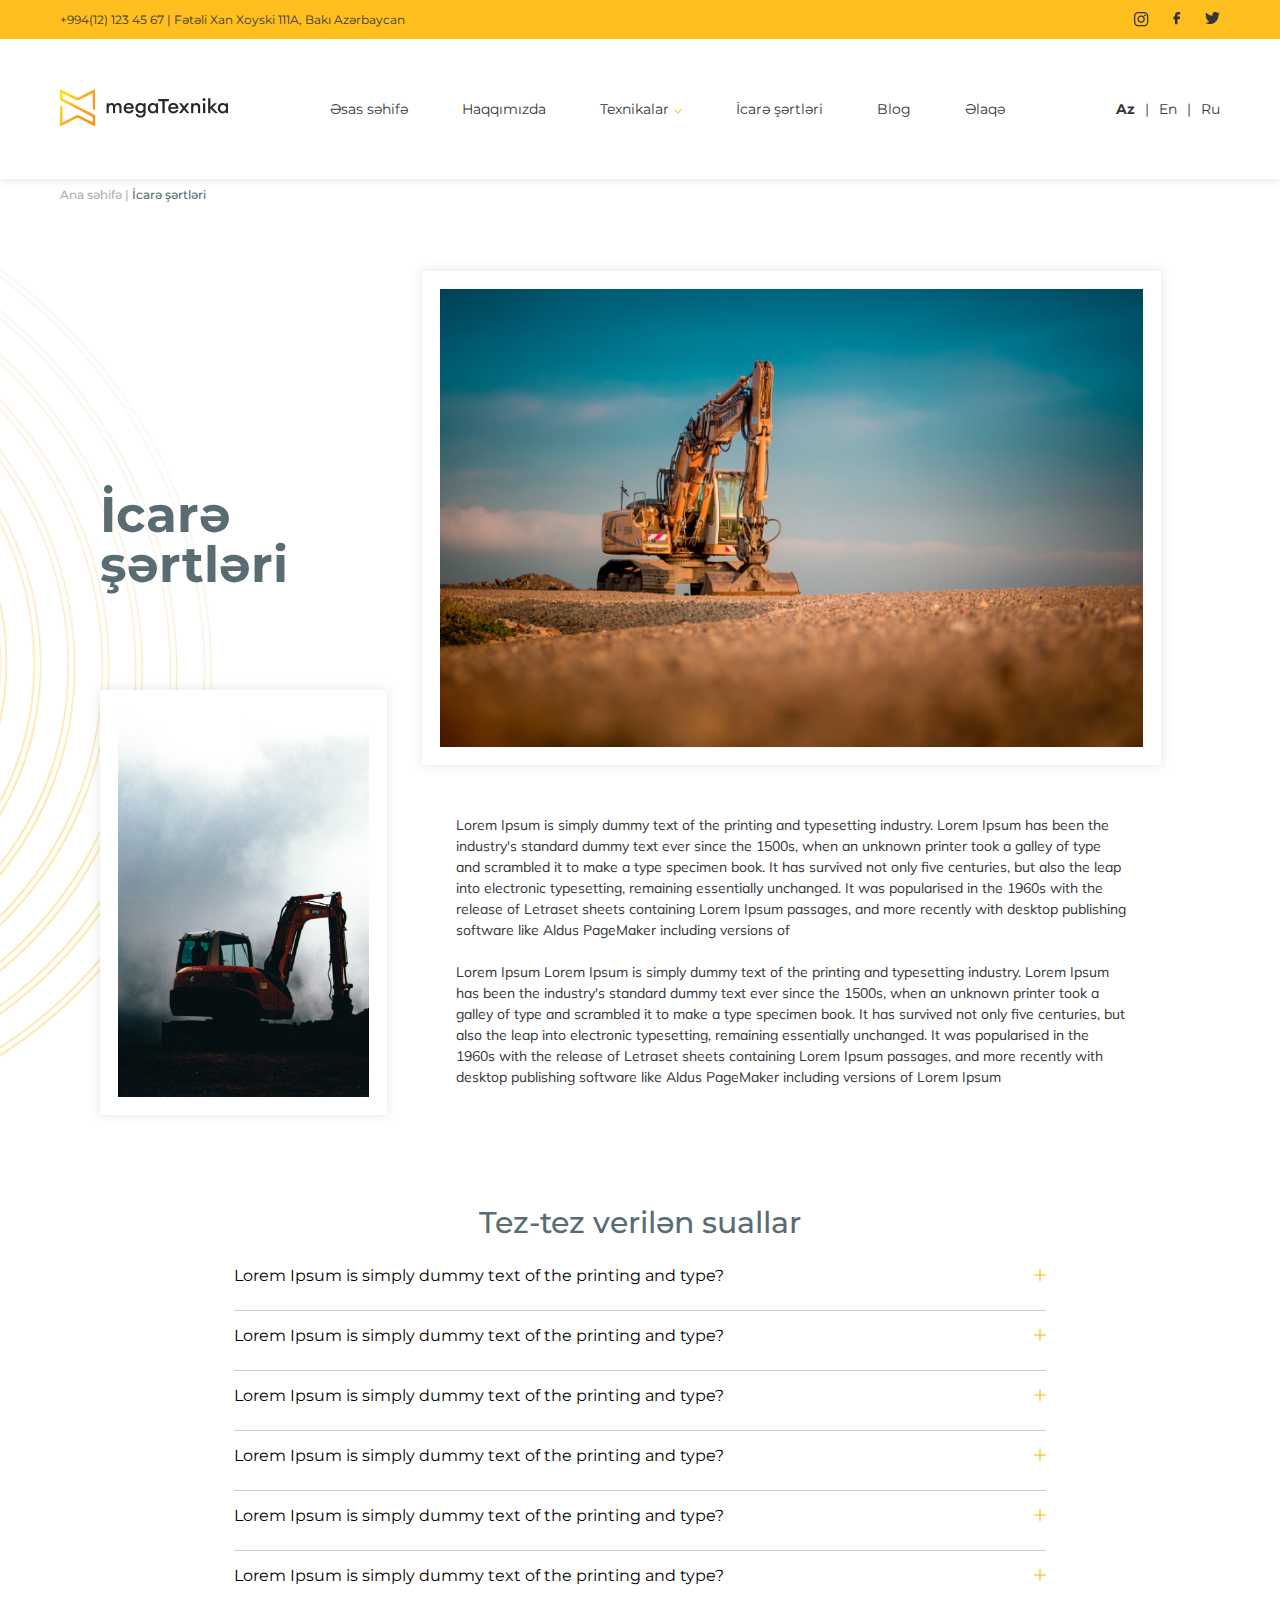
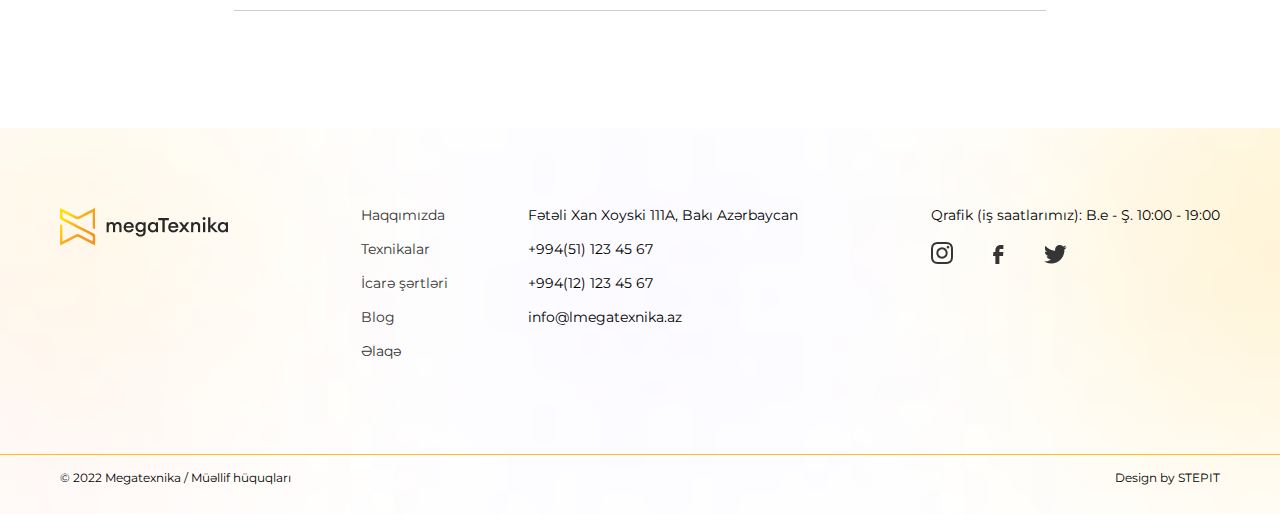
<file: rent.html>
<!DOCTYPE html>
<html lang="en">
  <head>
    <meta charset="UTF-8" />
    <meta name="viewport" content="width=device-width, initial-scale=1.0" />
    <title>Document</title>
    <style>
      @import url("https://fonts.googleapis.com/css2?family=Mulish:ital,wght@0,200..1000;1,200..1000&display=swap");

      @import url("https://fonts.googleapis.com/css2?family=Montserrat:ital,wght@0,100..900;1,100..900&family=Mulish:ital,wght@0,200..1000;1,200..1000&display=swap");
    </style>
    <link rel="stylesheet" href="./scss/normalize.css" />
    <link rel="stylesheet" href="./scss/reset.css" />
    <link rel="stylesheet" href="./scss/rent.css" />
  </head>

  <body>
    <!-- header -->
    <header class="header">
      <!-- header-information -->
      <section class="header-information">
        <div class="information-container">
          <div class="information-container_contact">
            <p>+994(12) 123 45 67 | Fətəli Xan Xoyski 111A, Bakı Azərbaycan</p>
          </div>

          <div class="information-container_icons">
            <svg
              width="15"
              height="15"
              viewBox="0 0 15 15"
              fill="none"
              xmlns="http://www.w3.org/2000/svg"
            >
              <path
                fill-rule="evenodd"
                clip-rule="evenodd"
                d="M4.20462 0.0429242C4.9675 0.00780438 5.21073 0 7.15403 0C9.09732 0 9.34056 0.00845475 10.1028 0.0429242C10.865 0.0773936 11.3853 0.199012 11.8406 0.375261C12.3173 0.555413 12.7498 0.837021 13.1075 1.20123C13.4717 1.55828 13.7526 1.99012 13.9321 2.46749C14.109 2.92275 14.23 3.44304 14.2651 4.20397C14.3002 4.96815 14.3081 5.21138 14.3081 7.15403C14.3081 9.09732 14.2996 9.34056 14.2651 10.1034C14.2307 10.8644 14.109 11.3847 13.9321 11.8399C13.7526 12.3173 13.4712 12.7499 13.1075 13.1075C12.7498 13.4717 12.3173 13.7526 11.8406 13.9321C11.3853 14.109 10.865 14.23 10.1041 14.2651C9.34056 14.3002 9.09732 14.3081 7.15403 14.3081C5.21073 14.3081 4.9675 14.2996 4.20462 14.2651C3.44369 14.2307 2.9234 14.109 2.46814 13.9321C1.99072 13.7526 1.55816 13.4712 1.20058 13.1075C0.836618 12.7502 0.554967 12.3179 0.375261 11.8406C0.199012 11.3853 0.0780439 10.865 0.0429242 10.1041C0.00780438 9.33991 0 9.09667 0 7.15403C0 5.21073 0.00845475 4.9675 0.0429242 4.20527C0.0773936 3.44304 0.199012 2.92275 0.375261 2.46749C0.555232 1.99017 0.837098 1.55783 1.20123 1.20058C1.5583 0.836697 1.99043 0.555051 2.46749 0.375261C2.92275 0.199012 3.44304 0.0780439 4.20397 0.0429242H4.20462ZM10.0449 1.33065C9.29048 1.29618 9.06415 1.28903 7.15403 1.28903C5.2439 1.28903 5.01757 1.29618 4.26315 1.33065C3.56531 1.36252 3.18679 1.47893 2.93445 1.57714C2.60081 1.70721 2.36213 1.86135 2.11174 2.11174C1.87438 2.34265 1.69172 2.62376 1.57714 2.93445C1.47893 3.18679 1.36252 3.56531 1.33065 4.26315C1.29618 5.01757 1.28903 5.2439 1.28903 7.15403C1.28903 9.06415 1.29618 9.29048 1.33065 10.0449C1.36252 10.7427 1.47893 11.1213 1.57714 11.3736C1.6916 11.6838 1.87436 11.9654 2.11174 12.1963C2.34262 12.4337 2.62423 12.6165 2.93445 12.7309C3.18679 12.8291 3.56531 12.9455 4.26315 12.9774C5.01757 13.0119 5.24325 13.019 7.15403 13.019C9.0648 13.019 9.29048 13.0119 10.0449 12.9774C10.7427 12.9455 11.1213 12.8291 11.3736 12.7309C11.7072 12.6008 11.9459 12.4467 12.1963 12.1963C12.4337 11.9654 12.6165 11.6838 12.7309 11.3736C12.8291 11.1213 12.9455 10.7427 12.9774 10.0449C13.0119 9.29048 13.019 9.06415 13.019 7.15403C13.019 5.2439 13.0119 5.01757 12.9774 4.26315C12.9455 3.56531 12.8291 3.18679 12.7309 2.93445C12.6008 2.60081 12.4467 2.36213 12.1963 2.11174C11.9654 1.8744 11.6843 1.69174 11.3736 1.57714C11.1213 1.47893 10.7427 1.36252 10.0449 1.33065ZM6.24026 9.35942C6.75058 9.57185 7.31882 9.60052 7.84792 9.44053C8.37703 9.28055 8.83418 8.94183 9.14129 8.48223C9.44841 8.02264 9.58643 7.47067 9.5318 6.92061C9.47716 6.37056 9.23325 5.85653 8.84173 5.46633C8.59214 5.2169 8.29035 5.02591 7.9581 4.90711C7.62584 4.78831 7.27137 4.74466 6.92022 4.77929C6.56906 4.81393 6.22996 4.92599 5.92731 5.10741C5.62466 5.28883 5.366 5.5351 5.16996 5.82848C4.97391 6.12187 4.84535 6.45507 4.79353 6.8041C4.74172 7.15314 4.76793 7.50932 4.87029 7.847C4.97265 8.18469 5.14861 8.49548 5.3855 8.757C5.62239 9.01852 5.91432 9.22426 6.24026 9.35942ZM4.55386 4.55386C4.89532 4.2124 5.30069 3.94155 5.74683 3.75675C6.19297 3.57195 6.67113 3.47684 7.15403 3.47684C7.63692 3.47684 8.11509 3.57195 8.56122 3.75675C9.00736 3.94155 9.41273 4.2124 9.75419 4.55386C10.0956 4.89532 10.3665 5.30069 10.5513 5.74683C10.7361 6.19297 10.8312 6.67113 10.8312 7.15403C10.8312 7.63692 10.7361 8.11509 10.5513 8.56122C10.3665 9.00736 10.0956 9.41273 9.75419 9.75419C9.06458 10.4438 8.12928 10.8312 7.15403 10.8312C6.17878 10.8312 5.24347 10.4438 4.55386 9.75419C3.86426 9.06458 3.47684 8.12928 3.47684 7.15403C3.47684 6.17878 3.86426 5.24347 4.55386 4.55386ZM11.6468 4.02447C11.7314 3.94465 11.7991 3.84866 11.846 3.74219C11.8928 3.63572 11.9178 3.52093 11.9195 3.40462C11.9212 3.28831 11.8996 3.17284 11.8558 3.06505C11.8121 2.95726 11.7472 2.85934 11.6649 2.77709C11.5827 2.69484 11.4848 2.62992 11.377 2.58619C11.2692 2.54246 11.1537 2.5208 11.0374 2.5225C10.9211 2.52419 10.8063 2.54921 10.6998 2.59606C10.5934 2.64292 10.4974 2.71066 10.4176 2.79527C10.2623 2.95984 10.1773 3.17842 10.1806 3.40462C10.1839 3.63082 10.2753 3.84684 10.4352 4.0068C10.5952 4.16677 10.8112 4.2581 11.0374 4.26139C11.2636 4.26469 11.4822 4.1797 11.6468 4.02447Z"
                fill="#353535"
              />
            </svg>

            <svg
              width="8"
              height="13"
              viewBox="0 0 8 13"
              fill="none"
              xmlns="http://www.w3.org/2000/svg"
            >
              <path
                d="M1.92937 12.357H4.53084V7.14752H6.87475L7.1323 4.55907H4.53084V3.25183C4.53084 3.07934 4.59936 2.91392 4.72132 2.79195C4.84329 2.66998 5.00871 2.60146 5.1812 2.60146H7.1323V0H5.1812C4.31876 0 3.49165 0.342603 2.88181 0.952439C2.27197 1.56228 1.92937 2.38939 1.92937 3.25183V4.55907H0.628639L0.371094 7.14752H1.92937V12.357Z"
                fill="#353535"
              />
            </svg>

            <svg
              width="15"
              height="12"
              viewBox="0 0 15 12"
              fill="none"
              xmlns="http://www.w3.org/2000/svg"
            >
              <path
                d="M15 1.42342C14.4484 1.66396 13.8558 1.82649 13.2328 1.89995C13.8756 1.52145 14.3565 0.925741 14.5858 0.223974C13.9819 0.576974 13.3209 0.825448 12.6317 0.958593C12.1682 0.471576 11.5543 0.148773 10.8852 0.0403016C10.2162 -0.06817 9.52948 0.0437586 8.93172 0.35871C8.33395 0.673661 7.85857 1.17401 7.57938 1.78209C7.30018 2.39016 7.2328 3.07193 7.38769 3.72154C6.16402 3.66108 4.96694 3.34809 3.87415 2.80288C2.78135 2.25767 1.81726 1.49244 1.04444 0.556828C0.78019 1.0054 0.628248 1.52549 0.628248 2.07938C0.627953 2.578 0.75273 3.069 0.991508 3.50879C1.23029 3.94858 1.57568 4.32357 1.99705 4.60049C1.50837 4.58519 1.03048 4.45524 0.603145 4.22148V4.26048C0.603095 4.95983 0.848916 5.63765 1.2989 6.17894C1.74888 6.72023 2.3753 7.09165 3.07188 7.23017C2.61855 7.3509 2.14327 7.36869 1.68193 7.28218C1.87847 7.88392 2.26129 8.41013 2.77682 8.78712C3.29235 9.16412 3.91477 9.37303 4.55695 9.38462C3.46681 10.2268 2.12051 10.6836 0.734608 10.6816C0.489109 10.6816 0.243819 10.6675 0 10.6393C1.40677 11.5294 3.04435 12.0018 4.71681 12C10.3783 12 13.4733 7.38554 13.4733 3.38349C13.4733 3.25347 13.47 3.12215 13.4641 2.99213C14.0661 2.56369 14.5857 2.03315 14.9987 1.42537L15 1.42342Z"
                fill="#353535"
              />
            </svg>
          </div>
        </div>
      </section>
      <!-- header-navigation -->
      <section class="header-navigation">
        <nav class="navigation-container">
          <div class="navigation-container_logo">
            <img src="./assets/logo_icons/megaTexnika.png" alt="logotip" />
          </div>
          <ul class="navigation-container_menu">
            <li class="menu_item"><a href="./index.html">Əsas səhifə</a></li>
            <li class="menu_item"><a href="./about.html">Haqqımızda</a></li>
            <li class="menu_item technique">
              <a href="./technique.html"> Texnikalar</a
              ><svg
                xmlns="http://www.w3.org/2000/svg"
                width="8"
                height="5"
                viewBox="0 0 8 5"
                fill="none"
                style="margin-left: 5px"
              >
                <path
                  fill-rule="evenodd"
                  clip-rule="evenodd"
                  d="M7.3064 0.460693C7.40838 0.562674 7.46567 0.700991 7.46567 0.845215C7.46567 0.989438 7.40838 1.12775 7.3064 1.22974L4.23022 4.30591C4.12824 4.40789 3.98993 4.46518 3.8457 4.46518C3.70148 4.46518 3.56316 4.40789 3.46118 4.30591L0.38501 1.22974C0.283028 1.12775 0.225736 0.989438 0.225736 0.845215C0.225736 0.700991 0.283029 0.562674 0.38501 0.460693C0.486991 0.358712 0.625308 0.301419 0.769531 0.301419C0.913755 0.301419 1.05207 0.358712 1.15405 0.460693L3.8457 3.15234L6.53735 0.460693C6.63933 0.358712 6.77765 0.301419 6.92187 0.301419C7.0661 0.301419 7.20441 0.358712 7.3064 0.460693Z"
                  fill="#FFC01F"
                />
              </svg>

              <ul class="technique_menu">
                <li><a href="#">Avtokranlar</a></li>
                <li><a href="#">Traktorlar</a></li>
                <li><a href="#">Qaldırıcı səbətlər</a></li>
                <li><a href="#">Forkliftlər</a></li>
                <li><a href="#">Katok</a></li>
                <li><a href="#">Shacman</a></li>
                <li><a href="#">Bobcat</a></li>
                <li><a href="#">Pompa</a></li>
              </ul>
            </li>
            <li class="menu_item"><a href="./rent.html">İcarə şərtləri</a></li>
            <li class="menu_item"><a href="./blog.html">Blog</a></li>
            <li class="menu_item"><a href="./contact.html">Əlaqə</a></li>
          </ul>
          <div class="navigation-container_lang">
            <p class="lang az">Az</p>
            |
            <p class="lang en">En</p>
            |
            <p class="lang ru">Ru</p>
          </div>
          <div class="navigation-container_phone">
            <div class="hamburger-menu">
              <input id="menu__toggle" type="checkbox" />
              <label class="menu__btn" for="menu__toggle">
                <img
                  class="menu_open"
                  src="./assets/logo_icons/menu_bar.png"
                  alt=""
                />
                <img
                  class="menu_close"
                  src="./assets/logo_icons/menu_bar_close.png"
                  alt=""
                />
                <div class="menu__box">
                  <div class="header-information">
                    <div class="information-container">
                      <div class="information-container_contact">
                        <p>
                          +994(12) 123 45 67 | Fətəli Xan Xoyski 111A, Bakı
                          Azərbaycan
                        </p>
                      </div>

                      <div class="information-container_icons">
                        <svg
                          width="15"
                          height="15"
                          viewBox="0 0 15 15"
                          fill="none"
                          xmlns="http://www.w3.org/2000/svg"
                        >
                          <path
                            fill-rule="evenodd"
                            clip-rule="evenodd"
                            d="M4.20462 0.0429242C4.9675 0.00780438 5.21073 0 7.15403 0C9.09732 0 9.34056 0.00845475 10.1028 0.0429242C10.865 0.0773936 11.3853 0.199012 11.8406 0.375261C12.3173 0.555413 12.7498 0.837021 13.1075 1.20123C13.4717 1.55828 13.7526 1.99012 13.9321 2.46749C14.109 2.92275 14.23 3.44304 14.2651 4.20397C14.3002 4.96815 14.3081 5.21138 14.3081 7.15403C14.3081 9.09732 14.2996 9.34056 14.2651 10.1034C14.2307 10.8644 14.109 11.3847 13.9321 11.8399C13.7526 12.3173 13.4712 12.7499 13.1075 13.1075C12.7498 13.4717 12.3173 13.7526 11.8406 13.9321C11.3853 14.109 10.865 14.23 10.1041 14.2651C9.34056 14.3002 9.09732 14.3081 7.15403 14.3081C5.21073 14.3081 4.9675 14.2996 4.20462 14.2651C3.44369 14.2307 2.9234 14.109 2.46814 13.9321C1.99072 13.7526 1.55816 13.4712 1.20058 13.1075C0.836618 12.7502 0.554967 12.3179 0.375261 11.8406C0.199012 11.3853 0.0780439 10.865 0.0429242 10.1041C0.00780438 9.33991 0 9.09667 0 7.15403C0 5.21073 0.00845475 4.9675 0.0429242 4.20527C0.0773936 3.44304 0.199012 2.92275 0.375261 2.46749C0.555232 1.99017 0.837098 1.55783 1.20123 1.20058C1.5583 0.836697 1.99043 0.555051 2.46749 0.375261C2.92275 0.199012 3.44304 0.0780439 4.20397 0.0429242H4.20462ZM10.0449 1.33065C9.29048 1.29618 9.06415 1.28903 7.15403 1.28903C5.2439 1.28903 5.01757 1.29618 4.26315 1.33065C3.56531 1.36252 3.18679 1.47893 2.93445 1.57714C2.60081 1.70721 2.36213 1.86135 2.11174 2.11174C1.87438 2.34265 1.69172 2.62376 1.57714 2.93445C1.47893 3.18679 1.36252 3.56531 1.33065 4.26315C1.29618 5.01757 1.28903 5.2439 1.28903 7.15403C1.28903 9.06415 1.29618 9.29048 1.33065 10.0449C1.36252 10.7427 1.47893 11.1213 1.57714 11.3736C1.6916 11.6838 1.87436 11.9654 2.11174 12.1963C2.34262 12.4337 2.62423 12.6165 2.93445 12.7309C3.18679 12.8291 3.56531 12.9455 4.26315 12.9774C5.01757 13.0119 5.24325 13.019 7.15403 13.019C9.0648 13.019 9.29048 13.0119 10.0449 12.9774C10.7427 12.9455 11.1213 12.8291 11.3736 12.7309C11.7072 12.6008 11.9459 12.4467 12.1963 12.1963C12.4337 11.9654 12.6165 11.6838 12.7309 11.3736C12.8291 11.1213 12.9455 10.7427 12.9774 10.0449C13.0119 9.29048 13.019 9.06415 13.019 7.15403C13.019 5.2439 13.0119 5.01757 12.9774 4.26315C12.9455 3.56531 12.8291 3.18679 12.7309 2.93445C12.6008 2.60081 12.4467 2.36213 12.1963 2.11174C11.9654 1.8744 11.6843 1.69174 11.3736 1.57714C11.1213 1.47893 10.7427 1.36252 10.0449 1.33065ZM6.24026 9.35942C6.75058 9.57185 7.31882 9.60052 7.84792 9.44053C8.37703 9.28055 8.83418 8.94183 9.14129 8.48223C9.44841 8.02264 9.58643 7.47067 9.5318 6.92061C9.47716 6.37056 9.23325 5.85653 8.84173 5.46633C8.59214 5.2169 8.29035 5.02591 7.9581 4.90711C7.62584 4.78831 7.27137 4.74466 6.92022 4.77929C6.56906 4.81393 6.22996 4.92599 5.92731 5.10741C5.62466 5.28883 5.366 5.5351 5.16996 5.82848C4.97391 6.12187 4.84535 6.45507 4.79353 6.8041C4.74172 7.15314 4.76793 7.50932 4.87029 7.847C4.97265 8.18469 5.14861 8.49548 5.3855 8.757C5.62239 9.01852 5.91432 9.22426 6.24026 9.35942ZM4.55386 4.55386C4.89532 4.2124 5.30069 3.94155 5.74683 3.75675C6.19297 3.57195 6.67113 3.47684 7.15403 3.47684C7.63692 3.47684 8.11509 3.57195 8.56122 3.75675C9.00736 3.94155 9.41273 4.2124 9.75419 4.55386C10.0956 4.89532 10.3665 5.30069 10.5513 5.74683C10.7361 6.19297 10.8312 6.67113 10.8312 7.15403C10.8312 7.63692 10.7361 8.11509 10.5513 8.56122C10.3665 9.00736 10.0956 9.41273 9.75419 9.75419C9.06458 10.4438 8.12928 10.8312 7.15403 10.8312C6.17878 10.8312 5.24347 10.4438 4.55386 9.75419C3.86426 9.06458 3.47684 8.12928 3.47684 7.15403C3.47684 6.17878 3.86426 5.24347 4.55386 4.55386ZM11.6468 4.02447C11.7314 3.94465 11.7991 3.84866 11.846 3.74219C11.8928 3.63572 11.9178 3.52093 11.9195 3.40462C11.9212 3.28831 11.8996 3.17284 11.8558 3.06505C11.8121 2.95726 11.7472 2.85934 11.6649 2.77709C11.5827 2.69484 11.4848 2.62992 11.377 2.58619C11.2692 2.54246 11.1537 2.5208 11.0374 2.5225C10.9211 2.52419 10.8063 2.54921 10.6998 2.59606C10.5934 2.64292 10.4974 2.71066 10.4176 2.79527C10.2623 2.95984 10.1773 3.17842 10.1806 3.40462C10.1839 3.63082 10.2753 3.84684 10.4352 4.0068C10.5952 4.16677 10.8112 4.2581 11.0374 4.26139C11.2636 4.26469 11.4822 4.1797 11.6468 4.02447Z"
                            fill="#353535"
                          />
                        </svg>

                        <svg
                          width="8"
                          height="13"
                          viewBox="0 0 8 13"
                          fill="none"
                          xmlns="http://www.w3.org/2000/svg"
                        >
                          <path
                            d="M1.92937 12.357H4.53084V7.14752H6.87475L7.1323 4.55907H4.53084V3.25183C4.53084 3.07934 4.59936 2.91392 4.72132 2.79195C4.84329 2.66998 5.00871 2.60146 5.1812 2.60146H7.1323V0H5.1812C4.31876 0 3.49165 0.342603 2.88181 0.952439C2.27197 1.56228 1.92937 2.38939 1.92937 3.25183V4.55907H0.628639L0.371094 7.14752H1.92937V12.357Z"
                            fill="#353535"
                          />
                        </svg>

                        <svg
                          width="15"
                          height="12"
                          viewBox="0 0 15 12"
                          fill="none"
                          xmlns="http://www.w3.org/2000/svg"
                        >
                          <path
                            d="M15 1.42342C14.4484 1.66396 13.8558 1.82649 13.2328 1.89995C13.8756 1.52145 14.3565 0.925741 14.5858 0.223974C13.9819 0.576974 13.3209 0.825448 12.6317 0.958593C12.1682 0.471576 11.5543 0.148773 10.8852 0.0403016C10.2162 -0.06817 9.52948 0.0437586 8.93172 0.35871C8.33395 0.673661 7.85857 1.17401 7.57938 1.78209C7.30018 2.39016 7.2328 3.07193 7.38769 3.72154C6.16402 3.66108 4.96694 3.34809 3.87415 2.80288C2.78135 2.25767 1.81726 1.49244 1.04444 0.556828C0.78019 1.0054 0.628248 1.52549 0.628248 2.07938C0.627953 2.578 0.75273 3.069 0.991508 3.50879C1.23029 3.94858 1.57568 4.32357 1.99705 4.60049C1.50837 4.58519 1.03048 4.45524 0.603145 4.22148V4.26048C0.603095 4.95983 0.848916 5.63765 1.2989 6.17894C1.74888 6.72023 2.3753 7.09165 3.07188 7.23017C2.61855 7.3509 2.14327 7.36869 1.68193 7.28218C1.87847 7.88392 2.26129 8.41013 2.77682 8.78712C3.29235 9.16412 3.91477 9.37303 4.55695 9.38462C3.46681 10.2268 2.12051 10.6836 0.734608 10.6816C0.489109 10.6816 0.243819 10.6675 0 10.6393C1.40677 11.5294 3.04435 12.0018 4.71681 12C10.3783 12 13.4733 7.38554 13.4733 3.38349C13.4733 3.25347 13.47 3.12215 13.4641 2.99213C14.0661 2.56369 14.5857 2.03315 14.9987 1.42537L15 1.42342Z"
                            fill="#353535"
                          />
                        </svg>
                      </div>
                    </div>
                  </div>

                  <div class="navigation-container">
                    <div class="navigation-container_logo">
                      <img
                        src="./assets/logo_icons/megaTexnika.png"
                        alt="logotip"
                      />
                    </div>
                    <div class="hamburger-menu">
                      <input id="menu__toggle" type="checkbox" />
                      <label class="menu__btn" for="menu__toggle">
                        <img
                          class="menu_close"
                          src="./assets/logo_icons/menu_bar_close.png"
                          alt=""
                        />
                      </label>
                    </div>
                  </div>

                  <div class="phone-menu">
                    <ul class="phone-menu_list">
                      <li class="list_item">
                        <a href="./index.html">Əsas səhifə</a>
                      </li>
                      <li class="list_item">
                        <a href="./about.html">Haqqımızda</a>
                      </li>
                      <li class="list_item technique">
                        <a href="./technique.html"> Texnikalar</a
                        ><svg
                          xmlns="http://www.w3.org/2000/svg"
                          width="8"
                          height="5"
                          viewBox="0 0 8 5"
                          fill="none"
                          style="margin-left: 5px"
                        >
                          <path
                            fill-rule="evenodd"
                            clip-rule="evenodd"
                            d="M7.3064 0.460693C7.40838 0.562674 7.46567 0.700991 7.46567 0.845215C7.46567 0.989438 7.40838 1.12775 7.3064 1.22974L4.23022 4.30591C4.12824 4.40789 3.98993 4.46518 3.8457 4.46518C3.70148 4.46518 3.56316 4.40789 3.46118 4.30591L0.38501 1.22974C0.283028 1.12775 0.225736 0.989438 0.225736 0.845215C0.225736 0.700991 0.283029 0.562674 0.38501 0.460693C0.486991 0.358712 0.625308 0.301419 0.769531 0.301419C0.913755 0.301419 1.05207 0.358712 1.15405 0.460693L3.8457 3.15234L6.53735 0.460693C6.63933 0.358712 6.77765 0.301419 6.92187 0.301419C7.0661 0.301419 7.20441 0.358712 7.3064 0.460693Z"
                            fill="#FFC01F"
                          />
                        </svg>

                        <ul class="technique_menu">
                          <li><a href="#">Avtokranlar</a></li>
                          <li><a href="#">Traktorlar</a></li>
                          <li><a href="#">Qaldırıcı səbətlər</a></li>
                          <li><a href="#">Forkliftlər</a></li>
                          <li><a href="#">Katok</a></li>
                          <li><a href="#">Shacman</a></li>
                          <li><a href="#">Bobcat</a></li>
                          <li><a href="#">Pompa</a></li>
                        </ul>
                      </li>
                      <li class="list_item">
                        <a href="./rent.html">İcarə şərtləri</a>
                      </li>
                      <li class="list_item"><a href="./blog.html">Blog</a></li>
                      <li class="list_item">
                        <a href="./contact.html">Əlaqə</a>
                      </li>
                    </ul>
                    <div class="phone-menu_lang">
                      <p class="lang_az">Az</p>
                      |
                      <p class="lang_en">En</p>
                      |
                      <p class="lang_ru">Ru</p>
                    </div>
                  </div>
                </div>
              </label>
            </div>
          </div>
        </nav>
      </section>
    </header>

    <!-- main -->
    <main id="content">
      <section class="content-container">
        <h6>Ana səhifə | <span>İcarə şərtləri</span></h6>

        <!-- section 1 -->
        <section class="rent-container">
          <div class="rent_left">
            <h1>İcarə şərtləri</h1>
            <img
              src="/assets/images/imgs/rent_left.png"
              alt="inside the excavator"
            />
          </div>
          <div class="rent_right">
            <img
              src="/assets/images/imgs/rent_right.png"
              alt="Kamaz is on the way"
            />

            <p class="rent_right_text">
              Lorem Ipsum is simply dummy text of the printing and typesetting
              industry. Lorem Ipsum has been the industry's standard dummy text
              ever since the 1500s, when an unknown printer took a galley of
              type and scrambled it to make a type specimen book. It has
              survived not only five centuries, but also the leap into
              electronic typesetting, remaining essentially unchanged. It was
              popularised in the 1960s with the release of Letraset sheets
              containing Lorem Ipsum passages, and more recently with desktop
              publishing software like Aldus PageMaker including versions of
              <br />
              <br />
              Lorem Ipsum Lorem Ipsum is simply dummy text of the printing and
              typesetting industry. Lorem Ipsum has been the industry's standard
              dummy text ever since the 1500s, when an unknown printer took a
              galley of type and scrambled it to make a type specimen book. It
              has survived not only five centuries, but also the leap into
              electronic typesetting, remaining essentially unchanged. It was
              popularised in the 1960s with the release of Letraset sheets
              containing Lorem Ipsum passages, and more recently with desktop
              publishing software like Aldus PageMaker including versions of
              Lorem Ipsum
            </p>
          </div>
        </section>

        <!-- section 2 -->
        <section class="questions-container">
          <h2>Tez-tez verilən suallar</h2>
          <div class="details-container">
            <!-- details item 1 -->
            <details>
              <summary>
                Lorem Ipsum is simply dummy text of the printing and type?
              </summary>
              <p>
                Lorem Ipsum is simply dummy text of the printing and typesetting
                industry. Lorem Ipsum has been the industry's standard dummy
                text ever since the 1500s, when an unknown printer
              </p>
            </details>
            <hr />
            <!-- details item 2 -->
            <details>
              <summary>
                Lorem Ipsum is simply dummy text of the printing and type?
              </summary>
              <p>
                Lorem Ipsum is simply dummy text of the printing and typesetting
                industry. Lorem Ipsum has been the industry's standard dummy
                text ever since the 1500s, when an unknown printer
              </p>
            </details>
            <hr />
            <!-- details item 3 -->
            <details>
              <summary>
                Lorem Ipsum is simply dummy text of the printing and type?
              </summary>
              <p>
                Lorem Ipsum is simply dummy text of the printing and typesetting
                industry. Lorem Ipsum has been the industry's standard dummy
                text ever since the 1500s, when an unknown printer
              </p>
            </details>
            <hr />
            <!-- details item 4 -->
            <details>
              <summary>
                Lorem Ipsum is simply dummy text of the printing and type?
              </summary>
              <p>
                Lorem Ipsum is simply dummy text of the printing and typesetting
                industry. Lorem Ipsum has been the industry's standard dummy
                text ever since the 1500s, when an unknown printer
              </p>
            </details>
            <hr />
            <!-- details item 5 -->
            <details>
              <summary>
                Lorem Ipsum is simply dummy text of the printing and type?
              </summary>
              <p>
                Lorem Ipsum is simply dummy text of the printing and typesetting
                industry. Lorem Ipsum has been the industry's standard dummy
                text ever since the 1500s, when an unknown printer
              </p>
            </details>
            <hr />
            <!-- details item 6 -->
            <details>
              <summary>
                Lorem Ipsum is simply dummy text of the printing and type?
              </summary>
              <p>
                Lorem Ipsum is simply dummy text of the printing and typesetting
                industry. Lorem Ipsum has been the industry's standard dummy
                text ever since the 1500s, when an unknown printer
              </p>
            </details>
            <hr />
          </div>
        </section>
      </section>
    </main>

    <!-- footer -->
    <footer class="footer">
      <section class="footer-information">
        <div class="footer-information_logo">
          <!-- <img src="./assets/logo_icons/logo.png" alt="logotip" /> -->
          <img src="./assets/logo_icons/megaTexnika.png" alt="logotip" />
        </div>
        <div class="footer-information_container">
          <ul class="container_menu">
            <li><a href="./about.html">Haqqımızda</a></li>
            <li><a href="./technique.html">Texnikalar</a></li>
            <li><a href="./rent.html">İcarə şərtləri</a></li>
            <li><a href="./blog.html">Blog</a></li>
            <li><a href="./contact.html">Əlaqə</a></li>
          </ul>
          <ul class="container_contact">
            <li>Fətəli Xan Xoyski 111A, Bakı Azərbaycan</li>
            <li>+994(51) 123 45 67</li>
            <li>+994(12) 123 45 67</li>
            <li>info@lmegatexnika.az</li>
          </ul>
        </div>
        <div class="footer-information_icons">
          <p>Qrafik (iş saatlarımız): B.e - Ş. 10:00 - 19:00</p>
          <p class="icons">
            <img src="./assets/logo_icons/intagram.png" alt="intagram icon" />
            <img src="./assets/logo_icons/fb.png" alt="facebook icon" />
            <img src="./assets/logo_icons/twitter.png" alt="twitter icon" />
          </p>
        </div>
      </section>
      <hr />
      <section class="footer-copyright">
        <p>© 2022 Megatexnika / Müəllif hüquqları</p>
        <p>Design by STEPIT</p>
      </section>
    </footer>
  </body>
</html>
</file>
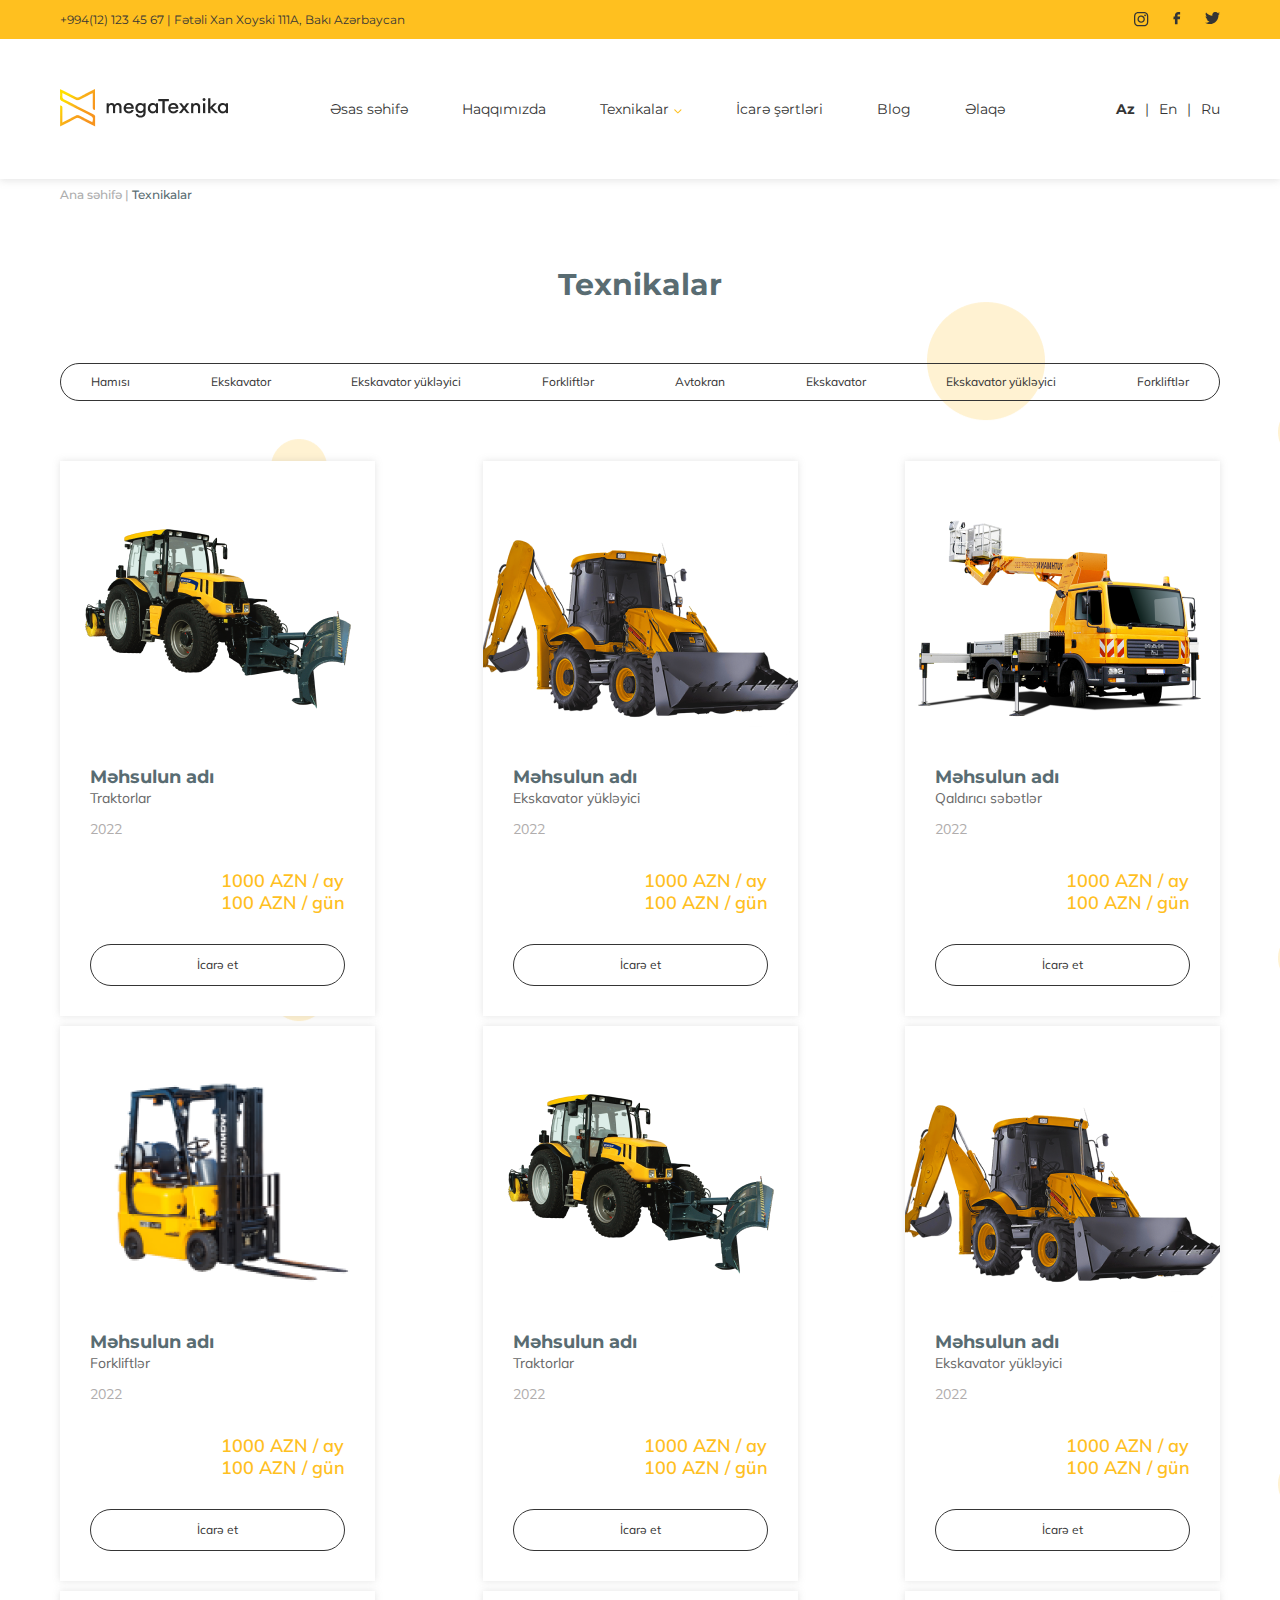
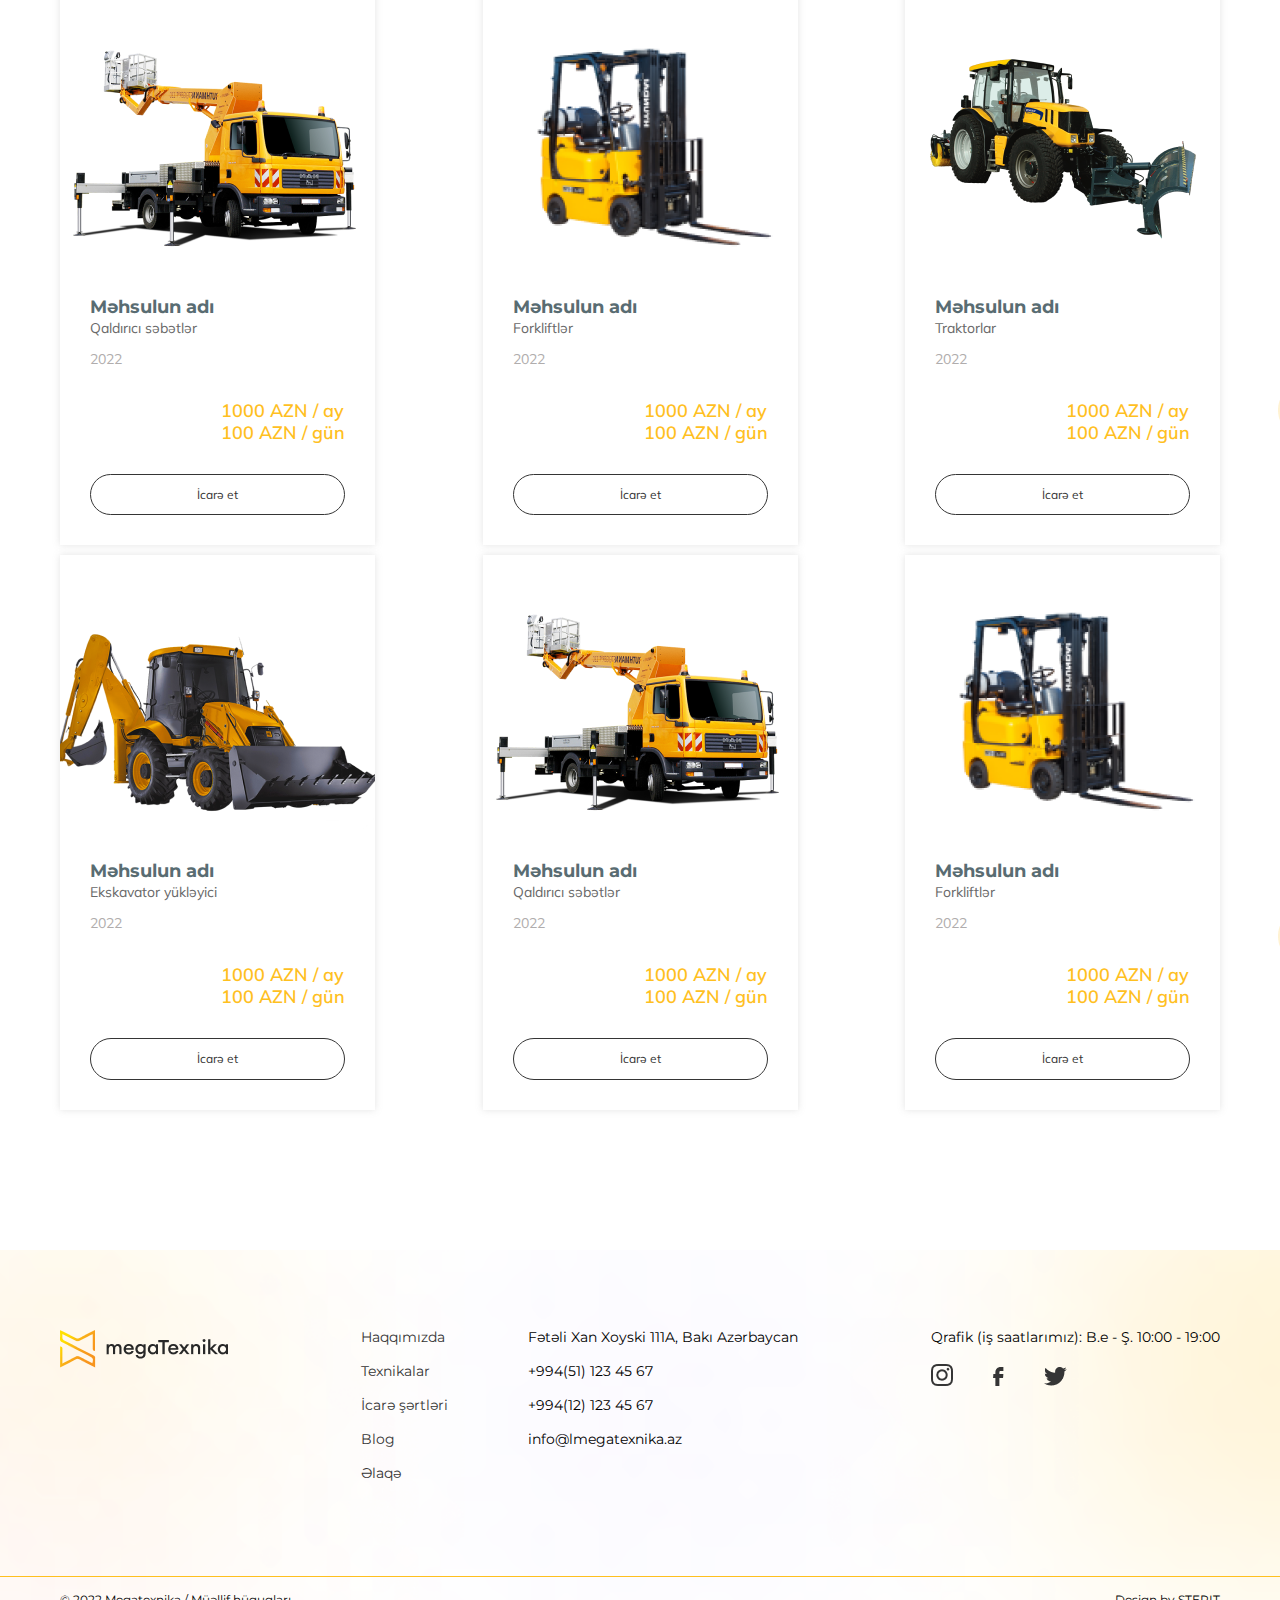
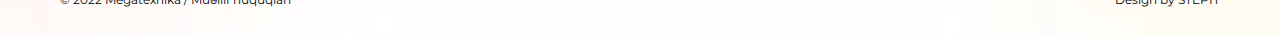
<file: technique.html>
<!DOCTYPE html>
<html lang="en">
  <head>
    <meta charset="UTF-8" />
    <meta name="viewport" content="width=device-width, initial-scale=1.0" />
    <title>Document</title>
    <style>
      @import url("https://fonts.googleapis.com/css2?family=Mulish:ital,wght@0,200..1000;1,200..1000&display=swap");

      @import url("https://fonts.googleapis.com/css2?family=Montserrat:ital,wght@0,100..900;1,100..900&family=Mulish:ital,wght@0,200..1000;1,200..1000&display=swap");
    </style>
    <link rel="stylesheet" href="./scss/normalize.css" />
    <link rel="stylesheet" href="./scss/reset.css" />
    <link rel="stylesheet" href="./scss/technique.css" />
  </head>

  <body>
    <!-- header -->
    <header class="header">
      <!-- header-information -->
      <section class="header-information">
        <div class="information-container">
          <div class="information-container_contact">
            <p>+994(12) 123 45 67 | Fətəli Xan Xoyski 111A, Bakı Azərbaycan</p>
          </div>

          <div class="information-container_icons">
            <svg
              width="15"
              height="15"
              viewBox="0 0 15 15"
              fill="none"
              xmlns="http://www.w3.org/2000/svg"
            >
              <path
                fill-rule="evenodd"
                clip-rule="evenodd"
                d="M4.20462 0.0429242C4.9675 0.00780438 5.21073 0 7.15403 0C9.09732 0 9.34056 0.00845475 10.1028 0.0429242C10.865 0.0773936 11.3853 0.199012 11.8406 0.375261C12.3173 0.555413 12.7498 0.837021 13.1075 1.20123C13.4717 1.55828 13.7526 1.99012 13.9321 2.46749C14.109 2.92275 14.23 3.44304 14.2651 4.20397C14.3002 4.96815 14.3081 5.21138 14.3081 7.15403C14.3081 9.09732 14.2996 9.34056 14.2651 10.1034C14.2307 10.8644 14.109 11.3847 13.9321 11.8399C13.7526 12.3173 13.4712 12.7499 13.1075 13.1075C12.7498 13.4717 12.3173 13.7526 11.8406 13.9321C11.3853 14.109 10.865 14.23 10.1041 14.2651C9.34056 14.3002 9.09732 14.3081 7.15403 14.3081C5.21073 14.3081 4.9675 14.2996 4.20462 14.2651C3.44369 14.2307 2.9234 14.109 2.46814 13.9321C1.99072 13.7526 1.55816 13.4712 1.20058 13.1075C0.836618 12.7502 0.554967 12.3179 0.375261 11.8406C0.199012 11.3853 0.0780439 10.865 0.0429242 10.1041C0.00780438 9.33991 0 9.09667 0 7.15403C0 5.21073 0.00845475 4.9675 0.0429242 4.20527C0.0773936 3.44304 0.199012 2.92275 0.375261 2.46749C0.555232 1.99017 0.837098 1.55783 1.20123 1.20058C1.5583 0.836697 1.99043 0.555051 2.46749 0.375261C2.92275 0.199012 3.44304 0.0780439 4.20397 0.0429242H4.20462ZM10.0449 1.33065C9.29048 1.29618 9.06415 1.28903 7.15403 1.28903C5.2439 1.28903 5.01757 1.29618 4.26315 1.33065C3.56531 1.36252 3.18679 1.47893 2.93445 1.57714C2.60081 1.70721 2.36213 1.86135 2.11174 2.11174C1.87438 2.34265 1.69172 2.62376 1.57714 2.93445C1.47893 3.18679 1.36252 3.56531 1.33065 4.26315C1.29618 5.01757 1.28903 5.2439 1.28903 7.15403C1.28903 9.06415 1.29618 9.29048 1.33065 10.0449C1.36252 10.7427 1.47893 11.1213 1.57714 11.3736C1.6916 11.6838 1.87436 11.9654 2.11174 12.1963C2.34262 12.4337 2.62423 12.6165 2.93445 12.7309C3.18679 12.8291 3.56531 12.9455 4.26315 12.9774C5.01757 13.0119 5.24325 13.019 7.15403 13.019C9.0648 13.019 9.29048 13.0119 10.0449 12.9774C10.7427 12.9455 11.1213 12.8291 11.3736 12.7309C11.7072 12.6008 11.9459 12.4467 12.1963 12.1963C12.4337 11.9654 12.6165 11.6838 12.7309 11.3736C12.8291 11.1213 12.9455 10.7427 12.9774 10.0449C13.0119 9.29048 13.019 9.06415 13.019 7.15403C13.019 5.2439 13.0119 5.01757 12.9774 4.26315C12.9455 3.56531 12.8291 3.18679 12.7309 2.93445C12.6008 2.60081 12.4467 2.36213 12.1963 2.11174C11.9654 1.8744 11.6843 1.69174 11.3736 1.57714C11.1213 1.47893 10.7427 1.36252 10.0449 1.33065ZM6.24026 9.35942C6.75058 9.57185 7.31882 9.60052 7.84792 9.44053C8.37703 9.28055 8.83418 8.94183 9.14129 8.48223C9.44841 8.02264 9.58643 7.47067 9.5318 6.92061C9.47716 6.37056 9.23325 5.85653 8.84173 5.46633C8.59214 5.2169 8.29035 5.02591 7.9581 4.90711C7.62584 4.78831 7.27137 4.74466 6.92022 4.77929C6.56906 4.81393 6.22996 4.92599 5.92731 5.10741C5.62466 5.28883 5.366 5.5351 5.16996 5.82848C4.97391 6.12187 4.84535 6.45507 4.79353 6.8041C4.74172 7.15314 4.76793 7.50932 4.87029 7.847C4.97265 8.18469 5.14861 8.49548 5.3855 8.757C5.62239 9.01852 5.91432 9.22426 6.24026 9.35942ZM4.55386 4.55386C4.89532 4.2124 5.30069 3.94155 5.74683 3.75675C6.19297 3.57195 6.67113 3.47684 7.15403 3.47684C7.63692 3.47684 8.11509 3.57195 8.56122 3.75675C9.00736 3.94155 9.41273 4.2124 9.75419 4.55386C10.0956 4.89532 10.3665 5.30069 10.5513 5.74683C10.7361 6.19297 10.8312 6.67113 10.8312 7.15403C10.8312 7.63692 10.7361 8.11509 10.5513 8.56122C10.3665 9.00736 10.0956 9.41273 9.75419 9.75419C9.06458 10.4438 8.12928 10.8312 7.15403 10.8312C6.17878 10.8312 5.24347 10.4438 4.55386 9.75419C3.86426 9.06458 3.47684 8.12928 3.47684 7.15403C3.47684 6.17878 3.86426 5.24347 4.55386 4.55386ZM11.6468 4.02447C11.7314 3.94465 11.7991 3.84866 11.846 3.74219C11.8928 3.63572 11.9178 3.52093 11.9195 3.40462C11.9212 3.28831 11.8996 3.17284 11.8558 3.06505C11.8121 2.95726 11.7472 2.85934 11.6649 2.77709C11.5827 2.69484 11.4848 2.62992 11.377 2.58619C11.2692 2.54246 11.1537 2.5208 11.0374 2.5225C10.9211 2.52419 10.8063 2.54921 10.6998 2.59606C10.5934 2.64292 10.4974 2.71066 10.4176 2.79527C10.2623 2.95984 10.1773 3.17842 10.1806 3.40462C10.1839 3.63082 10.2753 3.84684 10.4352 4.0068C10.5952 4.16677 10.8112 4.2581 11.0374 4.26139C11.2636 4.26469 11.4822 4.1797 11.6468 4.02447Z"
                fill="#353535"
              />
            </svg>

            <svg
              width="8"
              height="13"
              viewBox="0 0 8 13"
              fill="none"
              xmlns="http://www.w3.org/2000/svg"
            >
              <path
                d="M1.92937 12.357H4.53084V7.14752H6.87475L7.1323 4.55907H4.53084V3.25183C4.53084 3.07934 4.59936 2.91392 4.72132 2.79195C4.84329 2.66998 5.00871 2.60146 5.1812 2.60146H7.1323V0H5.1812C4.31876 0 3.49165 0.342603 2.88181 0.952439C2.27197 1.56228 1.92937 2.38939 1.92937 3.25183V4.55907H0.628639L0.371094 7.14752H1.92937V12.357Z"
                fill="#353535"
              />
            </svg>

            <svg
              width="15"
              height="12"
              viewBox="0 0 15 12"
              fill="none"
              xmlns="http://www.w3.org/2000/svg"
            >
              <path
                d="M15 1.42342C14.4484 1.66396 13.8558 1.82649 13.2328 1.89995C13.8756 1.52145 14.3565 0.925741 14.5858 0.223974C13.9819 0.576974 13.3209 0.825448 12.6317 0.958593C12.1682 0.471576 11.5543 0.148773 10.8852 0.0403016C10.2162 -0.06817 9.52948 0.0437586 8.93172 0.35871C8.33395 0.673661 7.85857 1.17401 7.57938 1.78209C7.30018 2.39016 7.2328 3.07193 7.38769 3.72154C6.16402 3.66108 4.96694 3.34809 3.87415 2.80288C2.78135 2.25767 1.81726 1.49244 1.04444 0.556828C0.78019 1.0054 0.628248 1.52549 0.628248 2.07938C0.627953 2.578 0.75273 3.069 0.991508 3.50879C1.23029 3.94858 1.57568 4.32357 1.99705 4.60049C1.50837 4.58519 1.03048 4.45524 0.603145 4.22148V4.26048C0.603095 4.95983 0.848916 5.63765 1.2989 6.17894C1.74888 6.72023 2.3753 7.09165 3.07188 7.23017C2.61855 7.3509 2.14327 7.36869 1.68193 7.28218C1.87847 7.88392 2.26129 8.41013 2.77682 8.78712C3.29235 9.16412 3.91477 9.37303 4.55695 9.38462C3.46681 10.2268 2.12051 10.6836 0.734608 10.6816C0.489109 10.6816 0.243819 10.6675 0 10.6393C1.40677 11.5294 3.04435 12.0018 4.71681 12C10.3783 12 13.4733 7.38554 13.4733 3.38349C13.4733 3.25347 13.47 3.12215 13.4641 2.99213C14.0661 2.56369 14.5857 2.03315 14.9987 1.42537L15 1.42342Z"
                fill="#353535"
              />
            </svg>
          </div>
        </div>
      </section>
      <!-- header-navigation -->
      <section class="header-navigation">
        <nav class="navigation-container">
          <div class="navigation-container_logo">
            <img src="./assets/logo_icons/megaTexnika.png" alt="logotip" />
          </div>
          <ul class="navigation-container_menu">
            <li class="menu_item"><a href="./index.html">Əsas səhifə</a></li>
            <li class="menu_item"><a href="./about.html">Haqqımızda</a></li>
            <li class="menu_item technique">
              <a href="./technique.html"> Texnikalar</a
              ><svg
                xmlns="http://www.w3.org/2000/svg"
                width="8"
                height="5"
                viewBox="0 0 8 5"
                fill="none"
                style="margin-left: 5px"
              >
                <path
                  fill-rule="evenodd"
                  clip-rule="evenodd"
                  d="M7.3064 0.460693C7.40838 0.562674 7.46567 0.700991 7.46567 0.845215C7.46567 0.989438 7.40838 1.12775 7.3064 1.22974L4.23022 4.30591C4.12824 4.40789 3.98993 4.46518 3.8457 4.46518C3.70148 4.46518 3.56316 4.40789 3.46118 4.30591L0.38501 1.22974C0.283028 1.12775 0.225736 0.989438 0.225736 0.845215C0.225736 0.700991 0.283029 0.562674 0.38501 0.460693C0.486991 0.358712 0.625308 0.301419 0.769531 0.301419C0.913755 0.301419 1.05207 0.358712 1.15405 0.460693L3.8457 3.15234L6.53735 0.460693C6.63933 0.358712 6.77765 0.301419 6.92187 0.301419C7.0661 0.301419 7.20441 0.358712 7.3064 0.460693Z"
                  fill="#FFC01F"
                />
              </svg>

              <ul class="technique_menu">
                <li><a href="#">Avtokranlar</a></li>
                <li><a href="#">Traktorlar</a></li>
                <li><a href="#">Qaldırıcı səbətlər</a></li>
                <li><a href="#">Forkliftlər</a></li>
                <li><a href="#">Katok</a></li>
                <li><a href="#">Shacman</a></li>
                <li><a href="#">Bobcat</a></li>
                <li><a href="#">Pompa</a></li>
              </ul>
            </li>
            <li class="menu_item"><a href="./rent.html">İcarə şərtləri</a></li>
            <li class="menu_item"><a href="./blog.html">Blog</a></li>
            <li class="menu_item"><a href="./contact.html">Əlaqə</a></li>
          </ul>
          <div class="navigation-container_lang">
            <p class="lang az">Az</p>
            |
            <p class="lang en">En</p>
            |
            <p class="lang ru">Ru</p>
          </div>
          <div class="navigation-container_phone">
            <div class="hamburger-menu">
              <input id="menu__toggle" type="checkbox" />
              <label class="menu__btn" for="menu__toggle">
                <img
                  class="menu_open"
                  src="./assets/logo_icons/menu_bar.png"
                  alt=""
                />
                <img
                  class="menu_close"
                  src="./assets/logo_icons/menu_bar_close.png"
                  alt=""
                />
                <div class="menu__box">
                  <div class="header-information">
                    <div class="information-container">
                      <div class="information-container_contact">
                        <p>
                          +994(12) 123 45 67 | Fətəli Xan Xoyski 111A, Bakı
                          Azərbaycan
                        </p>
                      </div>

                      <div class="information-container_icons">
                        <svg
                          width="15"
                          height="15"
                          viewBox="0 0 15 15"
                          fill="none"
                          xmlns="http://www.w3.org/2000/svg"
                        >
                          <path
                            fill-rule="evenodd"
                            clip-rule="evenodd"
                            d="M4.20462 0.0429242C4.9675 0.00780438 5.21073 0 7.15403 0C9.09732 0 9.34056 0.00845475 10.1028 0.0429242C10.865 0.0773936 11.3853 0.199012 11.8406 0.375261C12.3173 0.555413 12.7498 0.837021 13.1075 1.20123C13.4717 1.55828 13.7526 1.99012 13.9321 2.46749C14.109 2.92275 14.23 3.44304 14.2651 4.20397C14.3002 4.96815 14.3081 5.21138 14.3081 7.15403C14.3081 9.09732 14.2996 9.34056 14.2651 10.1034C14.2307 10.8644 14.109 11.3847 13.9321 11.8399C13.7526 12.3173 13.4712 12.7499 13.1075 13.1075C12.7498 13.4717 12.3173 13.7526 11.8406 13.9321C11.3853 14.109 10.865 14.23 10.1041 14.2651C9.34056 14.3002 9.09732 14.3081 7.15403 14.3081C5.21073 14.3081 4.9675 14.2996 4.20462 14.2651C3.44369 14.2307 2.9234 14.109 2.46814 13.9321C1.99072 13.7526 1.55816 13.4712 1.20058 13.1075C0.836618 12.7502 0.554967 12.3179 0.375261 11.8406C0.199012 11.3853 0.0780439 10.865 0.0429242 10.1041C0.00780438 9.33991 0 9.09667 0 7.15403C0 5.21073 0.00845475 4.9675 0.0429242 4.20527C0.0773936 3.44304 0.199012 2.92275 0.375261 2.46749C0.555232 1.99017 0.837098 1.55783 1.20123 1.20058C1.5583 0.836697 1.99043 0.555051 2.46749 0.375261C2.92275 0.199012 3.44304 0.0780439 4.20397 0.0429242H4.20462ZM10.0449 1.33065C9.29048 1.29618 9.06415 1.28903 7.15403 1.28903C5.2439 1.28903 5.01757 1.29618 4.26315 1.33065C3.56531 1.36252 3.18679 1.47893 2.93445 1.57714C2.60081 1.70721 2.36213 1.86135 2.11174 2.11174C1.87438 2.34265 1.69172 2.62376 1.57714 2.93445C1.47893 3.18679 1.36252 3.56531 1.33065 4.26315C1.29618 5.01757 1.28903 5.2439 1.28903 7.15403C1.28903 9.06415 1.29618 9.29048 1.33065 10.0449C1.36252 10.7427 1.47893 11.1213 1.57714 11.3736C1.6916 11.6838 1.87436 11.9654 2.11174 12.1963C2.34262 12.4337 2.62423 12.6165 2.93445 12.7309C3.18679 12.8291 3.56531 12.9455 4.26315 12.9774C5.01757 13.0119 5.24325 13.019 7.15403 13.019C9.0648 13.019 9.29048 13.0119 10.0449 12.9774C10.7427 12.9455 11.1213 12.8291 11.3736 12.7309C11.7072 12.6008 11.9459 12.4467 12.1963 12.1963C12.4337 11.9654 12.6165 11.6838 12.7309 11.3736C12.8291 11.1213 12.9455 10.7427 12.9774 10.0449C13.0119 9.29048 13.019 9.06415 13.019 7.15403C13.019 5.2439 13.0119 5.01757 12.9774 4.26315C12.9455 3.56531 12.8291 3.18679 12.7309 2.93445C12.6008 2.60081 12.4467 2.36213 12.1963 2.11174C11.9654 1.8744 11.6843 1.69174 11.3736 1.57714C11.1213 1.47893 10.7427 1.36252 10.0449 1.33065ZM6.24026 9.35942C6.75058 9.57185 7.31882 9.60052 7.84792 9.44053C8.37703 9.28055 8.83418 8.94183 9.14129 8.48223C9.44841 8.02264 9.58643 7.47067 9.5318 6.92061C9.47716 6.37056 9.23325 5.85653 8.84173 5.46633C8.59214 5.2169 8.29035 5.02591 7.9581 4.90711C7.62584 4.78831 7.27137 4.74466 6.92022 4.77929C6.56906 4.81393 6.22996 4.92599 5.92731 5.10741C5.62466 5.28883 5.366 5.5351 5.16996 5.82848C4.97391 6.12187 4.84535 6.45507 4.79353 6.8041C4.74172 7.15314 4.76793 7.50932 4.87029 7.847C4.97265 8.18469 5.14861 8.49548 5.3855 8.757C5.62239 9.01852 5.91432 9.22426 6.24026 9.35942ZM4.55386 4.55386C4.89532 4.2124 5.30069 3.94155 5.74683 3.75675C6.19297 3.57195 6.67113 3.47684 7.15403 3.47684C7.63692 3.47684 8.11509 3.57195 8.56122 3.75675C9.00736 3.94155 9.41273 4.2124 9.75419 4.55386C10.0956 4.89532 10.3665 5.30069 10.5513 5.74683C10.7361 6.19297 10.8312 6.67113 10.8312 7.15403C10.8312 7.63692 10.7361 8.11509 10.5513 8.56122C10.3665 9.00736 10.0956 9.41273 9.75419 9.75419C9.06458 10.4438 8.12928 10.8312 7.15403 10.8312C6.17878 10.8312 5.24347 10.4438 4.55386 9.75419C3.86426 9.06458 3.47684 8.12928 3.47684 7.15403C3.47684 6.17878 3.86426 5.24347 4.55386 4.55386ZM11.6468 4.02447C11.7314 3.94465 11.7991 3.84866 11.846 3.74219C11.8928 3.63572 11.9178 3.52093 11.9195 3.40462C11.9212 3.28831 11.8996 3.17284 11.8558 3.06505C11.8121 2.95726 11.7472 2.85934 11.6649 2.77709C11.5827 2.69484 11.4848 2.62992 11.377 2.58619C11.2692 2.54246 11.1537 2.5208 11.0374 2.5225C10.9211 2.52419 10.8063 2.54921 10.6998 2.59606C10.5934 2.64292 10.4974 2.71066 10.4176 2.79527C10.2623 2.95984 10.1773 3.17842 10.1806 3.40462C10.1839 3.63082 10.2753 3.84684 10.4352 4.0068C10.5952 4.16677 10.8112 4.2581 11.0374 4.26139C11.2636 4.26469 11.4822 4.1797 11.6468 4.02447Z"
                            fill="#353535"
                          />
                        </svg>

                        <svg
                          width="8"
                          height="13"
                          viewBox="0 0 8 13"
                          fill="none"
                          xmlns="http://www.w3.org/2000/svg"
                        >
                          <path
                            d="M1.92937 12.357H4.53084V7.14752H6.87475L7.1323 4.55907H4.53084V3.25183C4.53084 3.07934 4.59936 2.91392 4.72132 2.79195C4.84329 2.66998 5.00871 2.60146 5.1812 2.60146H7.1323V0H5.1812C4.31876 0 3.49165 0.342603 2.88181 0.952439C2.27197 1.56228 1.92937 2.38939 1.92937 3.25183V4.55907H0.628639L0.371094 7.14752H1.92937V12.357Z"
                            fill="#353535"
                          />
                        </svg>

                        <svg
                          width="15"
                          height="12"
                          viewBox="0 0 15 12"
                          fill="none"
                          xmlns="http://www.w3.org/2000/svg"
                        >
                          <path
                            d="M15 1.42342C14.4484 1.66396 13.8558 1.82649 13.2328 1.89995C13.8756 1.52145 14.3565 0.925741 14.5858 0.223974C13.9819 0.576974 13.3209 0.825448 12.6317 0.958593C12.1682 0.471576 11.5543 0.148773 10.8852 0.0403016C10.2162 -0.06817 9.52948 0.0437586 8.93172 0.35871C8.33395 0.673661 7.85857 1.17401 7.57938 1.78209C7.30018 2.39016 7.2328 3.07193 7.38769 3.72154C6.16402 3.66108 4.96694 3.34809 3.87415 2.80288C2.78135 2.25767 1.81726 1.49244 1.04444 0.556828C0.78019 1.0054 0.628248 1.52549 0.628248 2.07938C0.627953 2.578 0.75273 3.069 0.991508 3.50879C1.23029 3.94858 1.57568 4.32357 1.99705 4.60049C1.50837 4.58519 1.03048 4.45524 0.603145 4.22148V4.26048C0.603095 4.95983 0.848916 5.63765 1.2989 6.17894C1.74888 6.72023 2.3753 7.09165 3.07188 7.23017C2.61855 7.3509 2.14327 7.36869 1.68193 7.28218C1.87847 7.88392 2.26129 8.41013 2.77682 8.78712C3.29235 9.16412 3.91477 9.37303 4.55695 9.38462C3.46681 10.2268 2.12051 10.6836 0.734608 10.6816C0.489109 10.6816 0.243819 10.6675 0 10.6393C1.40677 11.5294 3.04435 12.0018 4.71681 12C10.3783 12 13.4733 7.38554 13.4733 3.38349C13.4733 3.25347 13.47 3.12215 13.4641 2.99213C14.0661 2.56369 14.5857 2.03315 14.9987 1.42537L15 1.42342Z"
                            fill="#353535"
                          />
                        </svg>
                      </div>
                    </div>
                  </div>

                  <div class="navigation-container">
                    <div class="navigation-container_logo">
                      <img
                        src="./assets/logo_icons/megaTexnika.png"
                        alt="logotip"
                      />
                    </div>
                    <div class="hamburger-menu">
                      <input id="menu__toggle" type="checkbox" />
                      <label class="menu__btn" for="menu__toggle">
                        <img
                          class="menu_close"
                          src="./assets/logo_icons/menu_bar_close.png"
                          alt=""
                        />
                      </label>
                    </div>
                  </div>

                  <div class="phone-menu">
                    <ul class="phone-menu_list">
                      <li class="list_item">
                        <a href="./index.html">Əsas səhifə</a>
                      </li>
                      <li class="list_item">
                        <a href="./about.html">Haqqımızda</a>
                      </li>
                      <li class="list_item technique">
                        <a href="./technique.html"> Texnikalar</a
                        ><svg
                          xmlns="http://www.w3.org/2000/svg"
                          width="8"
                          height="5"
                          viewBox="0 0 8 5"
                          fill="none"
                          style="margin-left: 5px"
                        >
                          <path
                            fill-rule="evenodd"
                            clip-rule="evenodd"
                            d="M7.3064 0.460693C7.40838 0.562674 7.46567 0.700991 7.46567 0.845215C7.46567 0.989438 7.40838 1.12775 7.3064 1.22974L4.23022 4.30591C4.12824 4.40789 3.98993 4.46518 3.8457 4.46518C3.70148 4.46518 3.56316 4.40789 3.46118 4.30591L0.38501 1.22974C0.283028 1.12775 0.225736 0.989438 0.225736 0.845215C0.225736 0.700991 0.283029 0.562674 0.38501 0.460693C0.486991 0.358712 0.625308 0.301419 0.769531 0.301419C0.913755 0.301419 1.05207 0.358712 1.15405 0.460693L3.8457 3.15234L6.53735 0.460693C6.63933 0.358712 6.77765 0.301419 6.92187 0.301419C7.0661 0.301419 7.20441 0.358712 7.3064 0.460693Z"
                            fill="#FFC01F"
                          />
                        </svg>

                        <ul class="technique_menu">
                          <li><a href="#">Avtokranlar</a></li>
                          <li><a href="#">Traktorlar</a></li>
                          <li><a href="#">Qaldırıcı səbətlər</a></li>
                          <li><a href="#">Forkliftlər</a></li>
                          <li><a href="#">Katok</a></li>
                          <li><a href="#">Shacman</a></li>
                          <li><a href="#">Bobcat</a></li>
                          <li><a href="#">Pompa</a></li>
                        </ul>
                      </li>
                      <li class="list_item">
                        <a href="./rent.html">İcarə şərtləri</a>
                      </li>
                      <li class="list_item"><a href="./blog.html">Blog</a></li>
                      <li class="list_item">
                        <a href="./contact.html">Əlaqə</a>
                      </li>
                    </ul>
                    <div class="phone-menu_lang">
                      <p class="lang_az">Az</p>
                      |
                      <p class="lang_en">En</p>
                      |
                      <p class="lang_ru">Ru</p>
                    </div>
                  </div>
                </div>
              </label>
            </div>
          </div>
        </nav>
      </section>
    </header>

    <!-- main -->
    <main id="content">
      <section class="content-container">
        <h6>Ana səhifə | <span>Texnikalar</span></h6>
        <section class="technique">
          <h2>Texnikalar</h2>
          <!-- section 1 -->
          <nav class="technique_menu">
            <ul>
              <a href="./technique.html"><li>Hamısı</li> </a>
              <a href="./technique.html"><li>Ekskavator</li> </a>
              <a href="./technique.html"><li>Ekskavator yükləyici</li> </a>
              <a href="./technique.html"><li>Forkliftlər</li> </a>
              <a href="./technique.html"><li>Avtokran</li> </a>
              <a href="./technique.html"><li>Ekskavator</li> </a>
              <a href="./technique.html"><li>Ekskavator yükləyici</li> </a>
              <a href="./technique.html"><li>Forkliftlər</li> </a>
            </ul>
          </nav>

          <!-- section 2 -->
          <section class="techniques-container">
            <ul class="techniques-list">
              <!-- list item 1 -->
              <li class="techniques-list_item">
                <img
                  src="/assets/images/imgs/techniques_img1.png"
                  alt="Traktorlar"
                />
                <div class="techniques_info">
                  <h4>Məhsulun adı</h4>
                  <p class="info_name">Traktorlar</p>
                  <p class="info_time">2022</p>

                  <p class="info_price">
                    1000 AZN / ay <br />
                    100 AZN / gün
                  </p>
                  <form action="./tex_detail.html" target="_blank">
                    <button>İcarə et</button>
                  </form>
                </div>
              </li>

              <!-- list item 2 -->
              <li class="techniques-list_item">
                <img
                  src="/assets/images/imgs/techniques_img2.png"
                  alt="Ekskavator yükləyici"
                />
                <div class="techniques_info">
                  <h4>Məhsulun adı</h4>
                  <p class="info_name">Ekskavator yükləyici</p>
                  <p class="info_time">2022</p>

                  <p class="info_price">
                    1000 AZN / ay <br />
                    100 AZN / gün
                  </p>

                  <form action="./tex_detail.html" target="_blank">
                    <button>İcarə et</button>
                  </form>
                </div>
              </li>

              <!-- list item 3 -->
              <li class="techniques-list_item">
                <img
                  src="/assets/images/imgs/techniques_img3.png"
                  alt="Qaldırıcı səbətlər"
                />
                <div class="techniques_info">
                  <h4>Məhsulun adı</h4>
                  <p class="info_name">Qaldırıcı səbətlər</p>
                  <p class="info_time">2022</p>

                  <p class="info_price">
                    1000 AZN / ay <br />
                    100 AZN / gün
                  </p>

                  <form action="./tex_detail.html" target="_blank">
                    <button>İcarə et</button>
                  </form>
                </div>
              </li>

              <!-- list item 4 -->
              <li class="techniques-list_item">
                <img
                  src="/assets/images/imgs/techniques_img4.png"
                  alt="Forkliftlər"
                />
                <div class="techniques_info">
                  <h4>Məhsulun adı</h4>
                  <p class="info_name">Forkliftlər</p>
                  <p class="info_time">2022</p>

                  <p class="info_price">
                    1000 AZN / ay <br />
                    100 AZN / gün
                  </p>

                  <form action="./tex_detail.html" target="_blank">
                    <button>İcarə et</button>
                  </form>
                </div>
              </li>

              <!-- list item 5 -->
              <li class="techniques-list_item">
                <img
                  src="/assets/images/imgs/techniques_img1.png"
                  alt="Traktorlar"
                />
                <div class="techniques_info">
                  <h4>Məhsulun adı</h4>
                  <p class="info_name">Traktorlar</p>
                  <p class="info_time">2022</p>

                  <p class="info_price">
                    1000 AZN / ay <br />
                    100 AZN / gün
                  </p>
                  <form action="./tex_detail.html" target="_blank">
                    <button>İcarə et</button>
                  </form>
                </div>
              </li>

              <!-- list item 6 -->
              <li class="techniques-list_item">
                <img
                  src="/assets/images/imgs/techniques_img2.png"
                  alt="Ekskavator yükləyici"
                />
                <div class="techniques_info">
                  <h4>Məhsulun adı</h4>
                  <p class="info_name">Ekskavator yükləyici</p>
                  <p class="info_time">2022</p>

                  <p class="info_price">
                    1000 AZN / ay <br />
                    100 AZN / gün
                  </p>

                  <form action="./tex_detail.html" target="_blank">
                    <button>İcarə et</button>
                  </form>
                </div>
              </li>

              <!-- list item 7 -->
              <li class="techniques-list_item">
                <img
                  src="/assets/images/imgs/techniques_img3.png"
                  alt="Qaldırıcı səbətlər"
                />
                <div class="techniques_info">
                  <h4>Məhsulun adı</h4>
                  <p class="info_name">Qaldırıcı səbətlər</p>
                  <p class="info_time">2022</p>

                  <p class="info_price">
                    1000 AZN / ay <br />
                    100 AZN / gün
                  </p>

                  <form action="./tex_detail.html" target="_blank">
                    <button>İcarə et</button>
                  </form>
                </div>
              </li>

              <!-- list item 8 -->
              <li class="techniques-list_item">
                <img
                  src="/assets/images/imgs/techniques_img4.png"
                  alt="Forkliftlər"
                />
                <div class="techniques_info">
                  <h4>Məhsulun adı</h4>
                  <p class="info_name">Forkliftlər</p>
                  <p class="info_time">2022</p>

                  <p class="info_price">
                    1000 AZN / ay <br />
                    100 AZN / gün
                  </p>

                  <form action="./tex_detail.html" target="_blank">
                    <button>İcarə et</button>
                  </form>
                </div>
              </li>

              <!-- list item 9 -->
              <li class="techniques-list_item">
                <img
                  src="/assets/images/imgs/techniques_img1.png"
                  alt="Traktorlar"
                />
                <div class="techniques_info">
                  <h4>Məhsulun adı</h4>
                  <p class="info_name">Traktorlar</p>
                  <p class="info_time">2022</p>

                  <p class="info_price">
                    1000 AZN / ay <br />
                    100 AZN / gün
                  </p>
                  <form action="./tex_detail.html" target="_blank">
                    <button>İcarə et</button>
                  </form>
                </div>
              </li>

              <!-- list item 10 -->
              <li class="techniques-list_item">
                <img
                  src="/assets/images/imgs/techniques_img2.png"
                  alt="Ekskavator yükləyici"
                />
                <div class="techniques_info">
                  <h4>Məhsulun adı</h4>
                  <p class="info_name">Ekskavator yükləyici</p>
                  <p class="info_time">2022</p>

                  <p class="info_price">
                    1000 AZN / ay <br />
                    100 AZN / gün
                  </p>

                  <form action="./tex_detail.html" target="_blank">
                    <button>İcarə et</button>
                  </form>
                </div>
              </li>

              <!-- list item 11 -->
              <li class="techniques-list_item">
                <img
                  src="/assets/images/imgs/techniques_img3.png"
                  alt="Qaldırıcı səbətlər"
                />
                <div class="techniques_info">
                  <h4>Məhsulun adı</h4>
                  <p class="info_name">Qaldırıcı səbətlər</p>
                  <p class="info_time">2022</p>

                  <p class="info_price">
                    1000 AZN / ay <br />
                    100 AZN / gün
                  </p>

                  <form action="./tex_detail.html" target="_blank">
                    <button>İcarə et</button>
                  </form>
                </div>
              </li>

              <!-- list item 12 -->
              <li class="techniques-list_item">
                <img
                  src="/assets/images/imgs/techniques_img4.png"
                  alt="Forkliftlər"
                />
                <div class="techniques_info">
                  <h4>Məhsulun adı</h4>
                  <p class="info_name">Forkliftlər</p>
                  <p class="info_time">2022</p>

                  <p class="info_price">
                    1000 AZN / ay <br />
                    100 AZN / gün
                  </p>

                  <form action="./tex_detail.html" target="_blank">
                    <button>İcarə et</button>
                  </form>
                </div>
              </li>
            </ul>
          </section>
        </section>
      </section>
    </main>

    <!-- footer -->
    <footer class="footer">
      <section class="footer-information">
        <div class="footer-information_logo">
          <!-- <img src="./assets/logo_icons/logo.png" alt="logotip" /> -->
          <img src="./assets/logo_icons/megaTexnika.png" alt="logotip" />
        </div>
        <div class="footer-information_container">
          <ul class="container_menu">
            <li><a href="./about.html">Haqqımızda</a></li>
            <li><a href="./technique.html">Texnikalar</a></li>
            <li><a href="./rent.html">İcarə şərtləri</a></li>
            <li><a href="./blog.html">Blog</a></li>
            <li><a href="./contact.html">Əlaqə</a></li>
          </ul>
          <ul class="container_contact">
            <li>Fətəli Xan Xoyski 111A, Bakı Azərbaycan</li>
            <li>+994(51) 123 45 67</li>
            <li>+994(12) 123 45 67</li>
            <li>info@lmegatexnika.az</li>
          </ul>
        </div>
        <div class="footer-information_icons">
          <p>Qrafik (iş saatlarımız): B.e - Ş. 10:00 - 19:00</p>
          <p class="icons">
            <img src="./assets/logo_icons/intagram.png" alt="intagram icon" />
            <img src="./assets/logo_icons/fb.png" alt="facebook icon" />
            <img src="./assets/logo_icons/twitter.png" alt="twitter icon" />
          </p>
        </div>
      </section>
      <hr />
      <section class="footer-copyright">
        <p>© 2022 Megatexnika / Müəllif hüquqları</p>
        <p>Design by STEPIT</p>
      </section>
    </footer>
  </body>
</html>
</file>
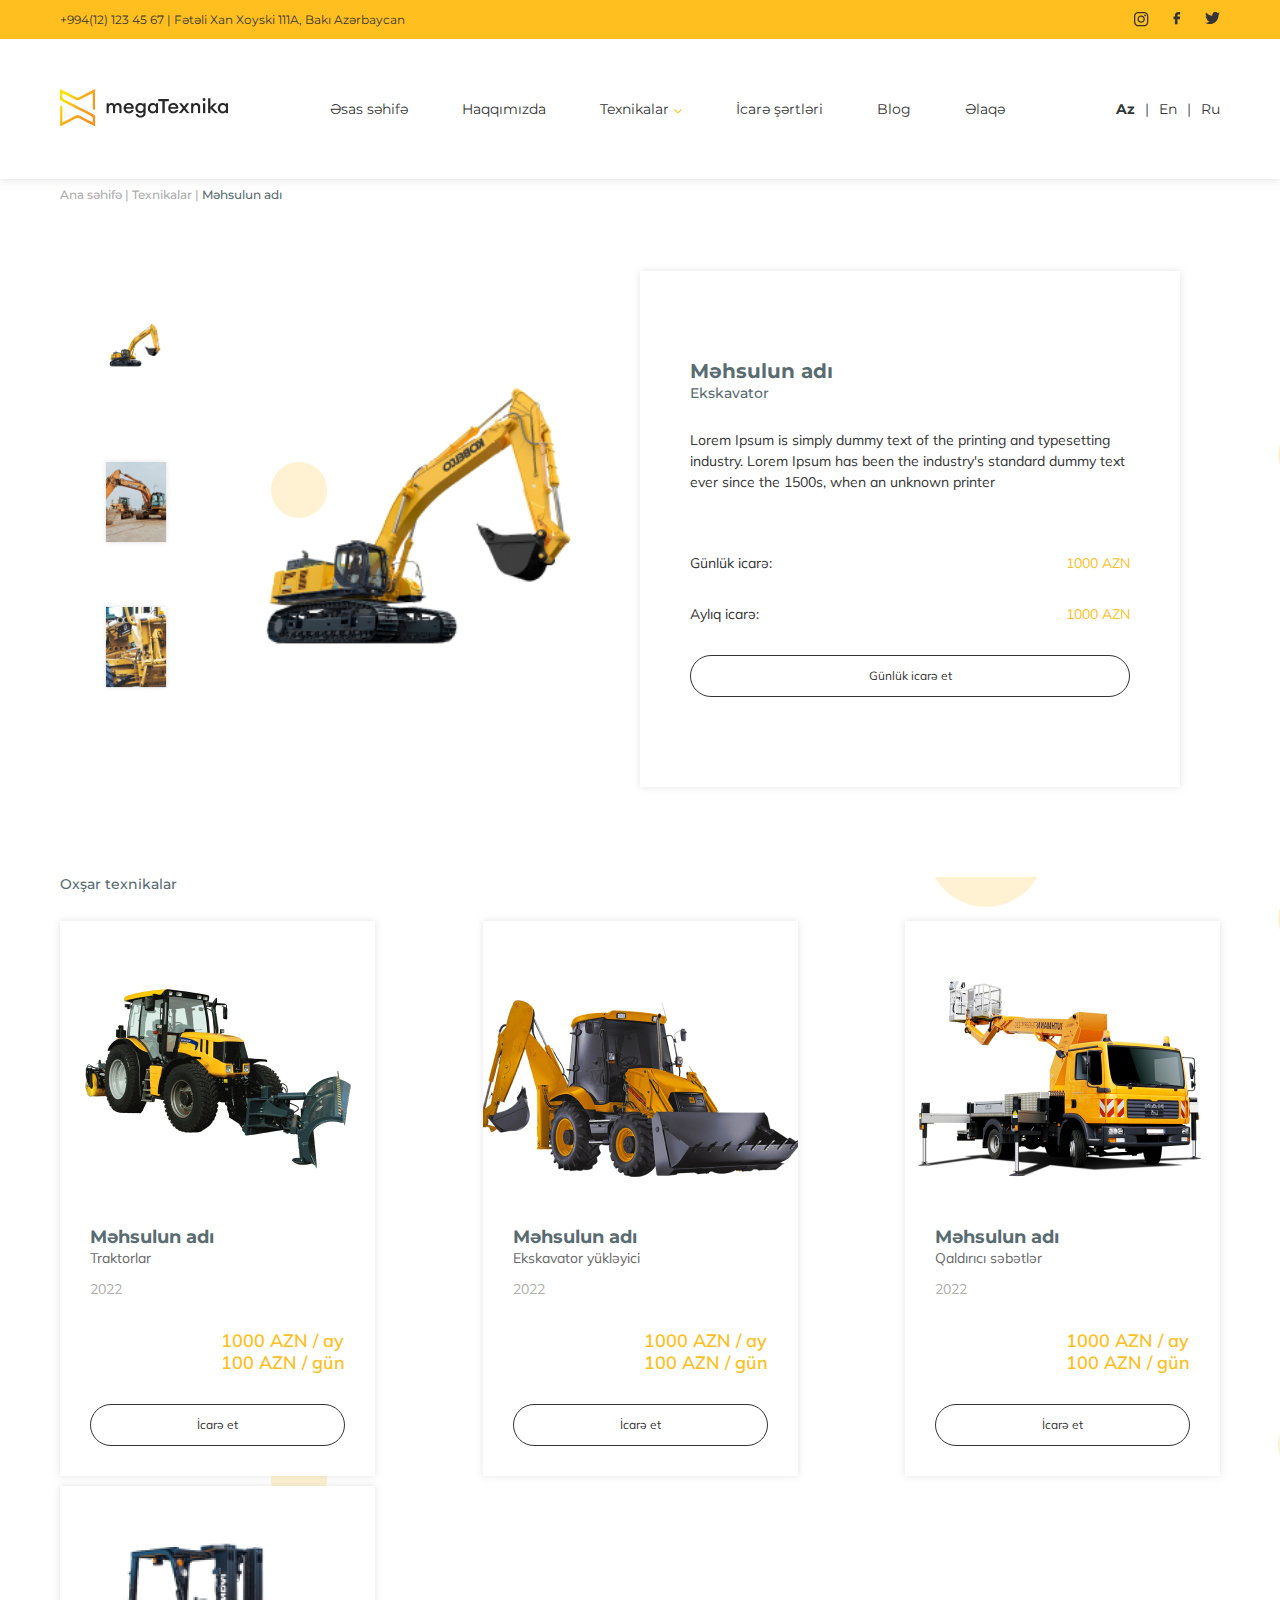
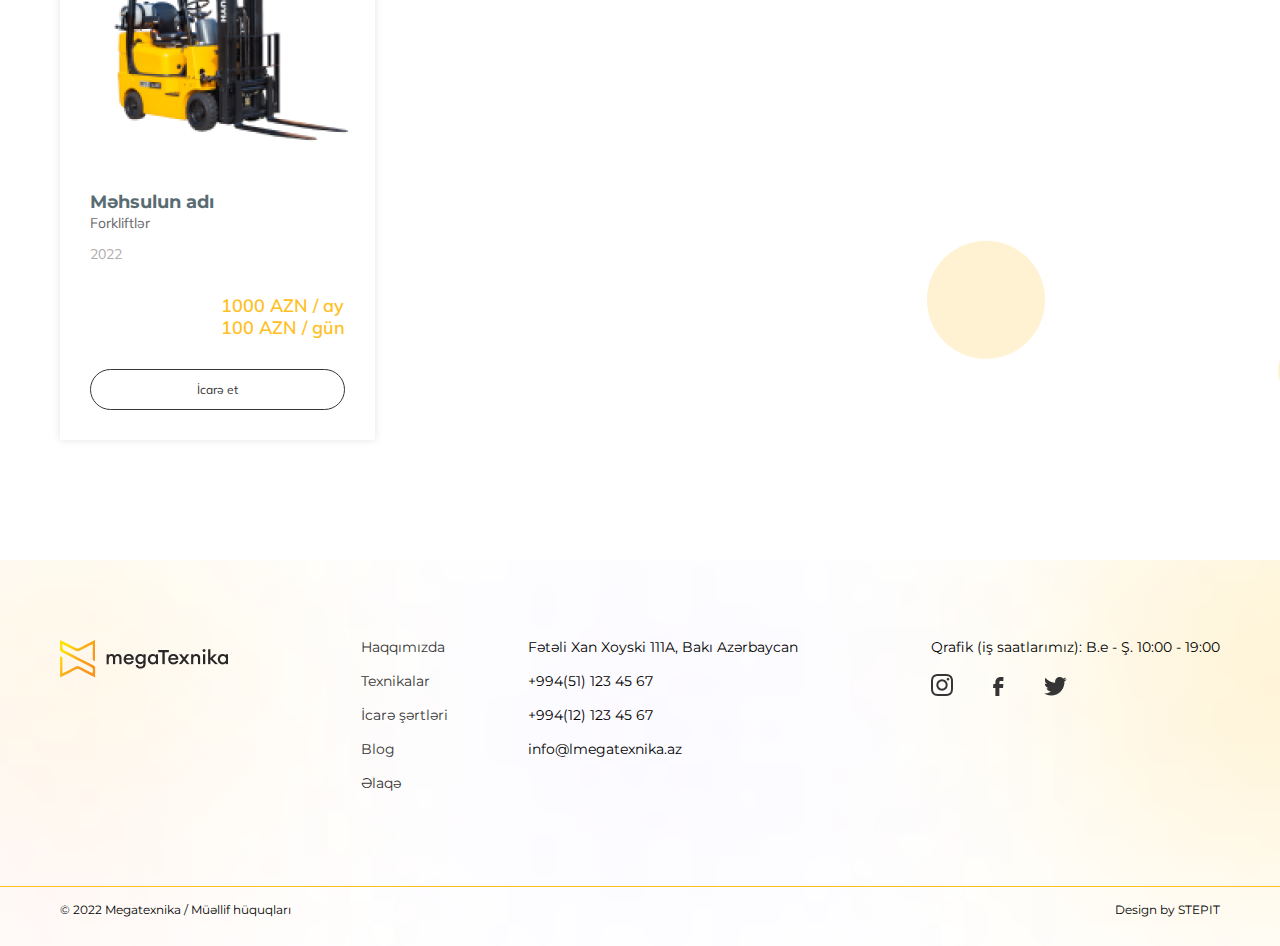
<file: tex_detail.html>
<!DOCTYPE html>
<html lang="en">
  <head>
    <meta charset="UTF-8" />
    <meta name="viewport" content="width=device-width, initial-scale=1.0" />
    <title>Document</title>
    <style>
      @import url("https://fonts.googleapis.com/css2?family=Mulish:ital,wght@0,200..1000;1,200..1000&display=swap");

      @import url("https://fonts.googleapis.com/css2?family=Montserrat:ital,wght@0,100..900;1,100..900&family=Mulish:ital,wght@0,200..1000;1,200..1000&display=swap");
    </style>
    <link rel="stylesheet" href="./scss/normalize.css" />
    <link rel="stylesheet" href="./scss/reset.css" />
    <link rel="stylesheet" href="./scss/tex_detail.css" />
  </head>

  <body>
    <!-- header -->
    <header class="header">
      <!-- header-information -->
      <section class="header-information">
        <div class="information-container">
          <div class="information-container_contact">
            <p>+994(12) 123 45 67 | Fətəli Xan Xoyski 111A, Bakı Azərbaycan</p>
          </div>

          <div class="information-container_icons">
            <svg
              width="15"
              height="15"
              viewBox="0 0 15 15"
              fill="none"
              xmlns="http://www.w3.org/2000/svg"
            >
              <path
                fill-rule="evenodd"
                clip-rule="evenodd"
                d="M4.20462 0.0429242C4.9675 0.00780438 5.21073 0 7.15403 0C9.09732 0 9.34056 0.00845475 10.1028 0.0429242C10.865 0.0773936 11.3853 0.199012 11.8406 0.375261C12.3173 0.555413 12.7498 0.837021 13.1075 1.20123C13.4717 1.55828 13.7526 1.99012 13.9321 2.46749C14.109 2.92275 14.23 3.44304 14.2651 4.20397C14.3002 4.96815 14.3081 5.21138 14.3081 7.15403C14.3081 9.09732 14.2996 9.34056 14.2651 10.1034C14.2307 10.8644 14.109 11.3847 13.9321 11.8399C13.7526 12.3173 13.4712 12.7499 13.1075 13.1075C12.7498 13.4717 12.3173 13.7526 11.8406 13.9321C11.3853 14.109 10.865 14.23 10.1041 14.2651C9.34056 14.3002 9.09732 14.3081 7.15403 14.3081C5.21073 14.3081 4.9675 14.2996 4.20462 14.2651C3.44369 14.2307 2.9234 14.109 2.46814 13.9321C1.99072 13.7526 1.55816 13.4712 1.20058 13.1075C0.836618 12.7502 0.554967 12.3179 0.375261 11.8406C0.199012 11.3853 0.0780439 10.865 0.0429242 10.1041C0.00780438 9.33991 0 9.09667 0 7.15403C0 5.21073 0.00845475 4.9675 0.0429242 4.20527C0.0773936 3.44304 0.199012 2.92275 0.375261 2.46749C0.555232 1.99017 0.837098 1.55783 1.20123 1.20058C1.5583 0.836697 1.99043 0.555051 2.46749 0.375261C2.92275 0.199012 3.44304 0.0780439 4.20397 0.0429242H4.20462ZM10.0449 1.33065C9.29048 1.29618 9.06415 1.28903 7.15403 1.28903C5.2439 1.28903 5.01757 1.29618 4.26315 1.33065C3.56531 1.36252 3.18679 1.47893 2.93445 1.57714C2.60081 1.70721 2.36213 1.86135 2.11174 2.11174C1.87438 2.34265 1.69172 2.62376 1.57714 2.93445C1.47893 3.18679 1.36252 3.56531 1.33065 4.26315C1.29618 5.01757 1.28903 5.2439 1.28903 7.15403C1.28903 9.06415 1.29618 9.29048 1.33065 10.0449C1.36252 10.7427 1.47893 11.1213 1.57714 11.3736C1.6916 11.6838 1.87436 11.9654 2.11174 12.1963C2.34262 12.4337 2.62423 12.6165 2.93445 12.7309C3.18679 12.8291 3.56531 12.9455 4.26315 12.9774C5.01757 13.0119 5.24325 13.019 7.15403 13.019C9.0648 13.019 9.29048 13.0119 10.0449 12.9774C10.7427 12.9455 11.1213 12.8291 11.3736 12.7309C11.7072 12.6008 11.9459 12.4467 12.1963 12.1963C12.4337 11.9654 12.6165 11.6838 12.7309 11.3736C12.8291 11.1213 12.9455 10.7427 12.9774 10.0449C13.0119 9.29048 13.019 9.06415 13.019 7.15403C13.019 5.2439 13.0119 5.01757 12.9774 4.26315C12.9455 3.56531 12.8291 3.18679 12.7309 2.93445C12.6008 2.60081 12.4467 2.36213 12.1963 2.11174C11.9654 1.8744 11.6843 1.69174 11.3736 1.57714C11.1213 1.47893 10.7427 1.36252 10.0449 1.33065ZM6.24026 9.35942C6.75058 9.57185 7.31882 9.60052 7.84792 9.44053C8.37703 9.28055 8.83418 8.94183 9.14129 8.48223C9.44841 8.02264 9.58643 7.47067 9.5318 6.92061C9.47716 6.37056 9.23325 5.85653 8.84173 5.46633C8.59214 5.2169 8.29035 5.02591 7.9581 4.90711C7.62584 4.78831 7.27137 4.74466 6.92022 4.77929C6.56906 4.81393 6.22996 4.92599 5.92731 5.10741C5.62466 5.28883 5.366 5.5351 5.16996 5.82848C4.97391 6.12187 4.84535 6.45507 4.79353 6.8041C4.74172 7.15314 4.76793 7.50932 4.87029 7.847C4.97265 8.18469 5.14861 8.49548 5.3855 8.757C5.62239 9.01852 5.91432 9.22426 6.24026 9.35942ZM4.55386 4.55386C4.89532 4.2124 5.30069 3.94155 5.74683 3.75675C6.19297 3.57195 6.67113 3.47684 7.15403 3.47684C7.63692 3.47684 8.11509 3.57195 8.56122 3.75675C9.00736 3.94155 9.41273 4.2124 9.75419 4.55386C10.0956 4.89532 10.3665 5.30069 10.5513 5.74683C10.7361 6.19297 10.8312 6.67113 10.8312 7.15403C10.8312 7.63692 10.7361 8.11509 10.5513 8.56122C10.3665 9.00736 10.0956 9.41273 9.75419 9.75419C9.06458 10.4438 8.12928 10.8312 7.15403 10.8312C6.17878 10.8312 5.24347 10.4438 4.55386 9.75419C3.86426 9.06458 3.47684 8.12928 3.47684 7.15403C3.47684 6.17878 3.86426 5.24347 4.55386 4.55386ZM11.6468 4.02447C11.7314 3.94465 11.7991 3.84866 11.846 3.74219C11.8928 3.63572 11.9178 3.52093 11.9195 3.40462C11.9212 3.28831 11.8996 3.17284 11.8558 3.06505C11.8121 2.95726 11.7472 2.85934 11.6649 2.77709C11.5827 2.69484 11.4848 2.62992 11.377 2.58619C11.2692 2.54246 11.1537 2.5208 11.0374 2.5225C10.9211 2.52419 10.8063 2.54921 10.6998 2.59606C10.5934 2.64292 10.4974 2.71066 10.4176 2.79527C10.2623 2.95984 10.1773 3.17842 10.1806 3.40462C10.1839 3.63082 10.2753 3.84684 10.4352 4.0068C10.5952 4.16677 10.8112 4.2581 11.0374 4.26139C11.2636 4.26469 11.4822 4.1797 11.6468 4.02447Z"
                fill="#353535"
              />
            </svg>

            <svg
              width="8"
              height="13"
              viewBox="0 0 8 13"
              fill="none"
              xmlns="http://www.w3.org/2000/svg"
            >
              <path
                d="M1.92937 12.357H4.53084V7.14752H6.87475L7.1323 4.55907H4.53084V3.25183C4.53084 3.07934 4.59936 2.91392 4.72132 2.79195C4.84329 2.66998 5.00871 2.60146 5.1812 2.60146H7.1323V0H5.1812C4.31876 0 3.49165 0.342603 2.88181 0.952439C2.27197 1.56228 1.92937 2.38939 1.92937 3.25183V4.55907H0.628639L0.371094 7.14752H1.92937V12.357Z"
                fill="#353535"
              />
            </svg>

            <svg
              width="15"
              height="12"
              viewBox="0 0 15 12"
              fill="none"
              xmlns="http://www.w3.org/2000/svg"
            >
              <path
                d="M15 1.42342C14.4484 1.66396 13.8558 1.82649 13.2328 1.89995C13.8756 1.52145 14.3565 0.925741 14.5858 0.223974C13.9819 0.576974 13.3209 0.825448 12.6317 0.958593C12.1682 0.471576 11.5543 0.148773 10.8852 0.0403016C10.2162 -0.06817 9.52948 0.0437586 8.93172 0.35871C8.33395 0.673661 7.85857 1.17401 7.57938 1.78209C7.30018 2.39016 7.2328 3.07193 7.38769 3.72154C6.16402 3.66108 4.96694 3.34809 3.87415 2.80288C2.78135 2.25767 1.81726 1.49244 1.04444 0.556828C0.78019 1.0054 0.628248 1.52549 0.628248 2.07938C0.627953 2.578 0.75273 3.069 0.991508 3.50879C1.23029 3.94858 1.57568 4.32357 1.99705 4.60049C1.50837 4.58519 1.03048 4.45524 0.603145 4.22148V4.26048C0.603095 4.95983 0.848916 5.63765 1.2989 6.17894C1.74888 6.72023 2.3753 7.09165 3.07188 7.23017C2.61855 7.3509 2.14327 7.36869 1.68193 7.28218C1.87847 7.88392 2.26129 8.41013 2.77682 8.78712C3.29235 9.16412 3.91477 9.37303 4.55695 9.38462C3.46681 10.2268 2.12051 10.6836 0.734608 10.6816C0.489109 10.6816 0.243819 10.6675 0 10.6393C1.40677 11.5294 3.04435 12.0018 4.71681 12C10.3783 12 13.4733 7.38554 13.4733 3.38349C13.4733 3.25347 13.47 3.12215 13.4641 2.99213C14.0661 2.56369 14.5857 2.03315 14.9987 1.42537L15 1.42342Z"
                fill="#353535"
              />
            </svg>
          </div>
        </div>
      </section>
      <!-- header-navigation -->
      <section class="header-navigation">
        <nav class="navigation-container">
          <div class="navigation-container_logo">
            <img src="./assets/logo_icons/megaTexnika.png" alt="logotip" />
          </div>
          <ul class="navigation-container_menu">
            <li class="menu_item"><a href="./index.html">Əsas səhifə</a></li>
            <li class="menu_item"><a href="./about.html">Haqqımızda</a></li>
            <li class="menu_item technique">
              <a href="./technique.html"> Texnikalar</a
              ><svg
                xmlns="http://www.w3.org/2000/svg"
                width="8"
                height="5"
                viewBox="0 0 8 5"
                fill="none"
                style="margin-left: 5px"
              >
                <path
                  fill-rule="evenodd"
                  clip-rule="evenodd"
                  d="M7.3064 0.460693C7.40838 0.562674 7.46567 0.700991 7.46567 0.845215C7.46567 0.989438 7.40838 1.12775 7.3064 1.22974L4.23022 4.30591C4.12824 4.40789 3.98993 4.46518 3.8457 4.46518C3.70148 4.46518 3.56316 4.40789 3.46118 4.30591L0.38501 1.22974C0.283028 1.12775 0.225736 0.989438 0.225736 0.845215C0.225736 0.700991 0.283029 0.562674 0.38501 0.460693C0.486991 0.358712 0.625308 0.301419 0.769531 0.301419C0.913755 0.301419 1.05207 0.358712 1.15405 0.460693L3.8457 3.15234L6.53735 0.460693C6.63933 0.358712 6.77765 0.301419 6.92187 0.301419C7.0661 0.301419 7.20441 0.358712 7.3064 0.460693Z"
                  fill="#FFC01F"
                />
              </svg>

              <ul class="technique_menu">
                <li><a href="#">Avtokranlar</a></li>
                <li><a href="#">Traktorlar</a></li>
                <li><a href="#">Qaldırıcı səbətlər</a></li>
                <li><a href="#">Forkliftlər</a></li>
                <li><a href="#">Katok</a></li>
                <li><a href="#">Shacman</a></li>
                <li><a href="#">Bobcat</a></li>
                <li><a href="#">Pompa</a></li>
              </ul>
            </li>
            <li class="menu_item"><a href="./rent.html">İcarə şərtləri</a></li>
            <li class="menu_item"><a href="./blog.html">Blog</a></li>
            <li class="menu_item"><a href="./contact.html">Əlaqə</a></li>
          </ul>
          <div class="navigation-container_lang">
            <p class="lang az">Az</p>
            |
            <p class="lang en">En</p>
            |
            <p class="lang ru">Ru</p>
          </div>
          <div class="navigation-container_phone">
            <div class="hamburger-menu">
              <input id="menu__toggle" type="checkbox" />
              <label class="menu__btn" for="menu__toggle">
                <img
                  class="menu_open"
                  src="./assets/logo_icons/menu_bar.png"
                  alt=""
                />
                <img
                  class="menu_close"
                  src="./assets/logo_icons/menu_bar_close.png"
                  alt=""
                />
                <div class="menu__box">
                  <div class="header-information">
                    <div class="information-container">
                      <div class="information-container_contact">
                        <p>
                          +994(12) 123 45 67 | Fətəli Xan Xoyski 111A, Bakı
                          Azərbaycan
                        </p>
                      </div>

                      <div class="information-container_icons">
                        <svg
                          width="15"
                          height="15"
                          viewBox="0 0 15 15"
                          fill="none"
                          xmlns="http://www.w3.org/2000/svg"
                        >
                          <path
                            fill-rule="evenodd"
                            clip-rule="evenodd"
                            d="M4.20462 0.0429242C4.9675 0.00780438 5.21073 0 7.15403 0C9.09732 0 9.34056 0.00845475 10.1028 0.0429242C10.865 0.0773936 11.3853 0.199012 11.8406 0.375261C12.3173 0.555413 12.7498 0.837021 13.1075 1.20123C13.4717 1.55828 13.7526 1.99012 13.9321 2.46749C14.109 2.92275 14.23 3.44304 14.2651 4.20397C14.3002 4.96815 14.3081 5.21138 14.3081 7.15403C14.3081 9.09732 14.2996 9.34056 14.2651 10.1034C14.2307 10.8644 14.109 11.3847 13.9321 11.8399C13.7526 12.3173 13.4712 12.7499 13.1075 13.1075C12.7498 13.4717 12.3173 13.7526 11.8406 13.9321C11.3853 14.109 10.865 14.23 10.1041 14.2651C9.34056 14.3002 9.09732 14.3081 7.15403 14.3081C5.21073 14.3081 4.9675 14.2996 4.20462 14.2651C3.44369 14.2307 2.9234 14.109 2.46814 13.9321C1.99072 13.7526 1.55816 13.4712 1.20058 13.1075C0.836618 12.7502 0.554967 12.3179 0.375261 11.8406C0.199012 11.3853 0.0780439 10.865 0.0429242 10.1041C0.00780438 9.33991 0 9.09667 0 7.15403C0 5.21073 0.00845475 4.9675 0.0429242 4.20527C0.0773936 3.44304 0.199012 2.92275 0.375261 2.46749C0.555232 1.99017 0.837098 1.55783 1.20123 1.20058C1.5583 0.836697 1.99043 0.555051 2.46749 0.375261C2.92275 0.199012 3.44304 0.0780439 4.20397 0.0429242H4.20462ZM10.0449 1.33065C9.29048 1.29618 9.06415 1.28903 7.15403 1.28903C5.2439 1.28903 5.01757 1.29618 4.26315 1.33065C3.56531 1.36252 3.18679 1.47893 2.93445 1.57714C2.60081 1.70721 2.36213 1.86135 2.11174 2.11174C1.87438 2.34265 1.69172 2.62376 1.57714 2.93445C1.47893 3.18679 1.36252 3.56531 1.33065 4.26315C1.29618 5.01757 1.28903 5.2439 1.28903 7.15403C1.28903 9.06415 1.29618 9.29048 1.33065 10.0449C1.36252 10.7427 1.47893 11.1213 1.57714 11.3736C1.6916 11.6838 1.87436 11.9654 2.11174 12.1963C2.34262 12.4337 2.62423 12.6165 2.93445 12.7309C3.18679 12.8291 3.56531 12.9455 4.26315 12.9774C5.01757 13.0119 5.24325 13.019 7.15403 13.019C9.0648 13.019 9.29048 13.0119 10.0449 12.9774C10.7427 12.9455 11.1213 12.8291 11.3736 12.7309C11.7072 12.6008 11.9459 12.4467 12.1963 12.1963C12.4337 11.9654 12.6165 11.6838 12.7309 11.3736C12.8291 11.1213 12.9455 10.7427 12.9774 10.0449C13.0119 9.29048 13.019 9.06415 13.019 7.15403C13.019 5.2439 13.0119 5.01757 12.9774 4.26315C12.9455 3.56531 12.8291 3.18679 12.7309 2.93445C12.6008 2.60081 12.4467 2.36213 12.1963 2.11174C11.9654 1.8744 11.6843 1.69174 11.3736 1.57714C11.1213 1.47893 10.7427 1.36252 10.0449 1.33065ZM6.24026 9.35942C6.75058 9.57185 7.31882 9.60052 7.84792 9.44053C8.37703 9.28055 8.83418 8.94183 9.14129 8.48223C9.44841 8.02264 9.58643 7.47067 9.5318 6.92061C9.47716 6.37056 9.23325 5.85653 8.84173 5.46633C8.59214 5.2169 8.29035 5.02591 7.9581 4.90711C7.62584 4.78831 7.27137 4.74466 6.92022 4.77929C6.56906 4.81393 6.22996 4.92599 5.92731 5.10741C5.62466 5.28883 5.366 5.5351 5.16996 5.82848C4.97391 6.12187 4.84535 6.45507 4.79353 6.8041C4.74172 7.15314 4.76793 7.50932 4.87029 7.847C4.97265 8.18469 5.14861 8.49548 5.3855 8.757C5.62239 9.01852 5.91432 9.22426 6.24026 9.35942ZM4.55386 4.55386C4.89532 4.2124 5.30069 3.94155 5.74683 3.75675C6.19297 3.57195 6.67113 3.47684 7.15403 3.47684C7.63692 3.47684 8.11509 3.57195 8.56122 3.75675C9.00736 3.94155 9.41273 4.2124 9.75419 4.55386C10.0956 4.89532 10.3665 5.30069 10.5513 5.74683C10.7361 6.19297 10.8312 6.67113 10.8312 7.15403C10.8312 7.63692 10.7361 8.11509 10.5513 8.56122C10.3665 9.00736 10.0956 9.41273 9.75419 9.75419C9.06458 10.4438 8.12928 10.8312 7.15403 10.8312C6.17878 10.8312 5.24347 10.4438 4.55386 9.75419C3.86426 9.06458 3.47684 8.12928 3.47684 7.15403C3.47684 6.17878 3.86426 5.24347 4.55386 4.55386ZM11.6468 4.02447C11.7314 3.94465 11.7991 3.84866 11.846 3.74219C11.8928 3.63572 11.9178 3.52093 11.9195 3.40462C11.9212 3.28831 11.8996 3.17284 11.8558 3.06505C11.8121 2.95726 11.7472 2.85934 11.6649 2.77709C11.5827 2.69484 11.4848 2.62992 11.377 2.58619C11.2692 2.54246 11.1537 2.5208 11.0374 2.5225C10.9211 2.52419 10.8063 2.54921 10.6998 2.59606C10.5934 2.64292 10.4974 2.71066 10.4176 2.79527C10.2623 2.95984 10.1773 3.17842 10.1806 3.40462C10.1839 3.63082 10.2753 3.84684 10.4352 4.0068C10.5952 4.16677 10.8112 4.2581 11.0374 4.26139C11.2636 4.26469 11.4822 4.1797 11.6468 4.02447Z"
                            fill="#353535"
                          />
                        </svg>

                        <svg
                          width="8"
                          height="13"
                          viewBox="0 0 8 13"
                          fill="none"
                          xmlns="http://www.w3.org/2000/svg"
                        >
                          <path
                            d="M1.92937 12.357H4.53084V7.14752H6.87475L7.1323 4.55907H4.53084V3.25183C4.53084 3.07934 4.59936 2.91392 4.72132 2.79195C4.84329 2.66998 5.00871 2.60146 5.1812 2.60146H7.1323V0H5.1812C4.31876 0 3.49165 0.342603 2.88181 0.952439C2.27197 1.56228 1.92937 2.38939 1.92937 3.25183V4.55907H0.628639L0.371094 7.14752H1.92937V12.357Z"
                            fill="#353535"
                          />
                        </svg>

                        <svg
                          width="15"
                          height="12"
                          viewBox="0 0 15 12"
                          fill="none"
                          xmlns="http://www.w3.org/2000/svg"
                        >
                          <path
                            d="M15 1.42342C14.4484 1.66396 13.8558 1.82649 13.2328 1.89995C13.8756 1.52145 14.3565 0.925741 14.5858 0.223974C13.9819 0.576974 13.3209 0.825448 12.6317 0.958593C12.1682 0.471576 11.5543 0.148773 10.8852 0.0403016C10.2162 -0.06817 9.52948 0.0437586 8.93172 0.35871C8.33395 0.673661 7.85857 1.17401 7.57938 1.78209C7.30018 2.39016 7.2328 3.07193 7.38769 3.72154C6.16402 3.66108 4.96694 3.34809 3.87415 2.80288C2.78135 2.25767 1.81726 1.49244 1.04444 0.556828C0.78019 1.0054 0.628248 1.52549 0.628248 2.07938C0.627953 2.578 0.75273 3.069 0.991508 3.50879C1.23029 3.94858 1.57568 4.32357 1.99705 4.60049C1.50837 4.58519 1.03048 4.45524 0.603145 4.22148V4.26048C0.603095 4.95983 0.848916 5.63765 1.2989 6.17894C1.74888 6.72023 2.3753 7.09165 3.07188 7.23017C2.61855 7.3509 2.14327 7.36869 1.68193 7.28218C1.87847 7.88392 2.26129 8.41013 2.77682 8.78712C3.29235 9.16412 3.91477 9.37303 4.55695 9.38462C3.46681 10.2268 2.12051 10.6836 0.734608 10.6816C0.489109 10.6816 0.243819 10.6675 0 10.6393C1.40677 11.5294 3.04435 12.0018 4.71681 12C10.3783 12 13.4733 7.38554 13.4733 3.38349C13.4733 3.25347 13.47 3.12215 13.4641 2.99213C14.0661 2.56369 14.5857 2.03315 14.9987 1.42537L15 1.42342Z"
                            fill="#353535"
                          />
                        </svg>
                      </div>
                    </div>
                  </div>

                  <div class="navigation-container">
                    <div class="navigation-container_logo">
                      <img
                        src="./assets/logo_icons/megaTexnika.png"
                        alt="logotip"
                      />
                    </div>
                    <div class="hamburger-menu">
                      <input id="menu__toggle" type="checkbox" />
                      <label class="menu__btn" for="menu__toggle">
                        <img
                          class="menu_close"
                          src="./assets/logo_icons/menu_bar_close.png"
                          alt=""
                        />
                      </label>
                    </div>
                  </div>

                  <div class="phone-menu">
                    <ul class="phone-menu_list">
                      <li class="list_item">
                        <a href="./index.html">Əsas səhifə</a>
                      </li>
                      <li class="list_item">
                        <a href="./about.html">Haqqımızda</a>
                      </li>
                      <li class="list_item technique">
                        <a href="./technique.html"> Texnikalar</a
                        ><svg
                          xmlns="http://www.w3.org/2000/svg"
                          width="8"
                          height="5"
                          viewBox="0 0 8 5"
                          fill="none"
                          style="margin-left: 5px"
                        >
                          <path
                            fill-rule="evenodd"
                            clip-rule="evenodd"
                            d="M7.3064 0.460693C7.40838 0.562674 7.46567 0.700991 7.46567 0.845215C7.46567 0.989438 7.40838 1.12775 7.3064 1.22974L4.23022 4.30591C4.12824 4.40789 3.98993 4.46518 3.8457 4.46518C3.70148 4.46518 3.56316 4.40789 3.46118 4.30591L0.38501 1.22974C0.283028 1.12775 0.225736 0.989438 0.225736 0.845215C0.225736 0.700991 0.283029 0.562674 0.38501 0.460693C0.486991 0.358712 0.625308 0.301419 0.769531 0.301419C0.913755 0.301419 1.05207 0.358712 1.15405 0.460693L3.8457 3.15234L6.53735 0.460693C6.63933 0.358712 6.77765 0.301419 6.92187 0.301419C7.0661 0.301419 7.20441 0.358712 7.3064 0.460693Z"
                            fill="#FFC01F"
                          />
                        </svg>

                        <ul class="technique_menu">
                          <li><a href="#">Avtokranlar</a></li>
                          <li><a href="#">Traktorlar</a></li>
                          <li><a href="#">Qaldırıcı səbətlər</a></li>
                          <li><a href="#">Forkliftlər</a></li>
                          <li><a href="#">Katok</a></li>
                          <li><a href="#">Shacman</a></li>
                          <li><a href="#">Bobcat</a></li>
                          <li><a href="#">Pompa</a></li>
                        </ul>
                      </li>
                      <li class="list_item">
                        <a href="./rent.html">İcarə şərtləri</a>
                      </li>
                      <li class="list_item"><a href="./blog.html">Blog</a></li>
                      <li class="list_item">
                        <a href="./contact.html">Əlaqə</a>
                      </li>
                    </ul>
                    <div class="phone-menu_lang">
                      <p class="lang_az">Az</p>
                      |
                      <p class="lang_en">En</p>
                      |
                      <p class="lang_ru">Ru</p>
                    </div>
                  </div>
                </div>
              </label>
            </div>
          </div>
        </nav>
      </section>
    </header>

    <!-- main -->
    <main id="content">
      <section class="content-container">
        <h6>Ana səhifə | Texnikalar | <span>Məhsulun adı</span></h6>

        <!-- section 1 -->
        <section class="tech_detail">
          <!-- section 1 -->
          <section class="details_photos">
            <ul class="photos_min">
              <a href="http://">
                <li>
                  <img
                    src="./assets/images/imgs/categorie_img1.png"
                    alt=""
                  /></li
              ></a>
              <a href="http://">
                <li>
                  <img
                    src="./assets/images/imgs/tex_details_img2.png"
                    alt=""
                  /></li
              ></a>
              <a href="http://">
                <li>
                  <img
                    src="./assets/images/imgs/tex_details_img3.png"
                    alt=""
                  /></li
              ></a>
            </ul>
            <div class="photos_max">
              <img src="./assets/images/imgs/categorie_img1.png" alt="" />
            </div>
          </section>

          <!-- section 2 -->
          <section class="details_info">
            <h1>Məhsulun adı</h1>
            <h2>Ekskavator</h2>
            <p>
              Lorem Ipsum is simply dummy text of the printing and typesetting
              industry. Lorem Ipsum has been the industry's standard dummy text
              ever since the 1500s, when an unknown printer
            </p>
            <div class="price">
              <div class="price_day">
                <p>Günlük icarə:</p>
                <p class="orange">1000 AZN</p>
              </div>
              <div class="price_day">
                <p>Aylıq icarə:</p>
                <p class="orange">1000 AZN</p>
              </div>
            </div>
            <button>Günlük icarə et</button>
          </section>
        </section>

        <!-- section 2 -->
        <section class="techniques-container">
          <h2>Oxşar texnikalar</h2>

          <ul class="techniques-list">
            <!-- list item 1 -->
            <li class="techniques-list_item">
              <img
                src="/assets/images/imgs/techniques_img1.png"
                alt="Traktorlar"
              />
              <div class="techniques_info">
                <h4>Məhsulun adı</h4>
                <p class="info_name">Traktorlar</p>
                <p class="info_time">2022</p>

                <p class="info_price">
                  1000 AZN / ay <br />
                  100 AZN / gün
                </p>

                <button>İcarə et</button>
              </div>
            </li>

            <!-- list item 2 -->
            <li class="techniques-list_item">
              <img
                src="/assets/images/imgs/techniques_img2.png"
                alt="Ekskavator yükləyici"
              />
              <div class="techniques_info">
                <h4>Məhsulun adı</h4>
                <p class="info_name">Ekskavator yükləyici</p>
                <p class="info_time">2022</p>

                <p class="info_price">
                  1000 AZN / ay <br />
                  100 AZN / gün
                </p>

                <button>İcarə et</button>
              </div>
            </li>

            <!-- list item 3 -->
            <li class="techniques-list_item">
              <img
                src="/assets/images/imgs/techniques_img3.png"
                alt="Qaldırıcı səbətlər"
              />
              <div class="techniques_info">
                <h4>Məhsulun adı</h4>
                <p class="info_name">Qaldırıcı səbətlər</p>
                <p class="info_time">2022</p>

                <p class="info_price">
                  1000 AZN / ay <br />
                  100 AZN / gün
                </p>

                <button>İcarə et</button>
              </div>
            </li>

            <!-- list item 4 -->
            <li class="techniques-list_item">
              <img
                src="/assets/images/imgs/techniques_img4.png"
                alt="Forkliftlər"
              />
              <div class="techniques_info">
                <h4>Məhsulun adı</h4>
                <p class="info_name">Forkliftlər</p>
                <p class="info_time">2022</p>

                <p class="info_price">
                  1000 AZN / ay <br />
                  100 AZN / gün
                </p>

                <button>İcarə et</button>
              </div>
            </li>
          </ul>
        </section>
      </section>
    </main>

    <!-- footer -->
    <footer class="footer">
      <section class="footer-information">
        <div class="footer-information_logo">
          <!-- <img src="./assets/logo_icons/logo.png" alt="logotip" /> -->
          <img src="./assets/logo_icons/megaTexnika.png" alt="logotip" />
        </div>
        <div class="footer-information_container">
          <ul class="container_menu">
            <li><a href="./about.html">Haqqımızda</a></li>
            <li><a href="./technique.html">Texnikalar</a></li>
            <li><a href="./rent.html">İcarə şərtləri</a></li>
            <li><a href="./blog.html">Blog</a></li>
            <li><a href="./contact.html">Əlaqə</a></li>
          </ul>
          <ul class="container_contact">
            <li>Fətəli Xan Xoyski 111A, Bakı Azərbaycan</li>
            <li>+994(51) 123 45 67</li>
            <li>+994(12) 123 45 67</li>
            <li>info@lmegatexnika.az</li>
          </ul>
        </div>
        <div class="footer-information_icons">
          <p>Qrafik (iş saatlarımız): B.e - Ş. 10:00 - 19:00</p>
          <p class="icons">
            <img src="./assets/logo_icons/intagram.png" alt="intagram icon" />
            <img src="./assets/logo_icons/fb.png" alt="facebook icon" />
            <img src="./assets/logo_icons/twitter.png" alt="twitter icon" />
          </p>
        </div>
      </section>
      <hr />
      <section class="footer-copyright">
        <p>© 2022 Megatexnika / Müəllif hüquqları</p>
        <p>Design by STEPIT</p>
      </section>
    </footer>
  </body>
</html>
</file>
<file: scss/index.css>
@charset "UTF-8";
* {
  box-sizing: border-box;
  font-family: "Montserrat", sans-serif;
  text-decoration: none;
}

.content-container h1 {
  font-size: 50px;
  font-weight: 700;
  margin-bottom: 10px;
  color: #596c72;
}
.content-container p {
  font-family: "Mulish", sans-serif;
  font-size: 14px;
  color: #353535;
  margin-bottom: 30px;
  line-height: 21px;
}
.content-container h2 {
  max-width: 1320px;
  margin-top: 30px;
  margin-bottom: 30px;
  font-size: 30px;
  font-weight: 500;
  color: #596c72;
}
.content-container .center {
  text-align: center;
}
.content-container button {
  font-size: 12px;
  color: #353535;
  font-family: "Mulish", sans-serif;
  padding: 13px 55px;
  border: 1px solid #353535;
  border-radius: 30px;
  background: none;
}
.content-container button:hover {
  border: none;
  border: 1px solid #ffc01f;
  background-color: #ffc01f;
}
.content-container .dating-container {
  max-width: 1440px;
  margin: auto;
  padding: 100px 60px;
  background-image: url("/assets/images/bg/main_section1.png");
  background-position: center;
  background-size: cover;
  display: flex;
  flex-direction: row;
  align-items: center;
}
.content-container .dating-container .dating-container_text p {
  max-width: 470px;
}
.content-container .dating-container .dating-container_img {
  padding: 18px;
  background-color: #fff;
  box-shadow: 0px 0px 10px rgba(149, 149, 149, 0.25);
}
.content-container .categorie-container {
  max-width: 1440px;
  margin: auto;
  padding: 0px 60px 100px;
  background-image: url("/assets/images/bg/main_section2.png");
  background-position: center;
  background-size: cover;
}
.content-container .categorie-container .categorie_list {
  list-style: none;
  display: flex;
  flex-direction: row;
  flex-wrap: wrap;
  justify-content: space-between;
}
.content-container .categorie-container .categorie_list .categorie_item {
  margin-bottom: 20px;
  width: 315px;
  background: #ffffff;
  box-shadow: 0px 0px 15px rgba(164, 164, 164, 0.25), inset 0px 1px 7px rgba(194, 194, 194, 0.25);
}
.content-container .categorie-container .categorie_list .categorie_item h3 {
  font-size: 22px;
  color: #596c72;
  margin-top: 50px;
  margin-bottom: 40px;
  text-align: center;
}
.content-container .about-container {
  max-width: 1440px;
  margin: auto;
  padding: 0px 60px 100px;
  background-image: url("/assets/images/bg/main_section3.png");
  background-position: center;
  background-size: cover;
  display: flex;
  flex-direction: row;
  align-items: flex-end;
  justify-content: space-between;
}
.content-container .about-container img {
  width: 95%;
  padding: 18px;
  background: #ffffff;
  box-shadow: 0px 0px 10px rgba(149, 149, 149, 0.25);
}
.content-container .about-container .about_right {
  width: 100%;
  display: flex;
  flex-direction: column;
  align-items: flex-end;
}
.content-container .about-container .about_right .about_right_text {
  display: flex;
  flex-direction: column;
  align-items: flex-start;
}
.content-container .about-container .about_right .about_right_text h1 {
  max-width: 734px;
  margin-top: 50px;
}
.content-container .about-container .about_right .about_right_text p {
  max-width: 734px;
}
.content-container .techniques-container {
  max-width: 1440px;
  margin: auto;
  padding: 0px 60px 100px;
  background-image: url("/assets/images/bg/bg.png");
  background-position: center;
  text-align: center;
}
.content-container .techniques-container h2 {
  text-align: left;
}
.content-container .techniques-container .techniques-list {
  display: flex;
  flex-flow: row wrap;
  justify-content: space-between;
  margin-bottom: 20px;
  list-style: none;
  text-align: left;
  gap: 10px;
}
.content-container .techniques-container .techniques-list .techniques-list_item {
  background: #ffffff;
  box-shadow: 0px 0px 7px rgba(149, 149, 149, 0.25);
  max-width: 315px;
}
.content-container .techniques-container .techniques-list .techniques-list_item .techniques_info {
  display: flex;
  flex-direction: column;
  padding: 30px;
}
.content-container .techniques-container .techniques-list .techniques-list_item .techniques_info h4 {
  font-size: 18px;
  color: #596c72;
  margin-bottom: 2px;
}
.content-container .techniques-container .techniques-list .techniques-list_item .techniques_info p {
  font-family: "Mulish", sans-serif;
  font-size: 14px;
}
.content-container .techniques-container .techniques-list .techniques-list_item .techniques_info .info_name {
  color: #686868;
  margin-bottom: 10px;
}
.content-container .techniques-container .techniques-list .techniques-list_item .techniques_info .info_time {
  color: #b0adad;
}
.content-container .techniques-container .techniques-list .techniques-list_item .techniques_info .info_price {
  align-self: flex-end;
  color: #ffc01f;
  font-weight: 600;
  font-size: 18px;
  line-height: 22px;
}
.content-container .techniques-container .techniques-list .techniques-list_item .techniques_info button {
  width: 100%;
}
.content-container .techniques-container .all {
  margin-top: 30px;
  padding: 13px 55px;
}
.content-container .brands-container {
  max-width: 1440px;
  margin: auto;
  overflow: hidden;
  width: 100%;
  margin: 0 auto;
  white-space: nowrap;
}
.content-container .brands-container .brands_carousel {
  display: flex;
  justify-content: center;
  align-items: center;
  animation: slideAnimation 10s linear infinite;
}
@keyframes slideAnimation {
  0% {
    transform: translateX(30%);
  }
  55% {
    transform: translateX(0%);
  }
  100% {
    transform: translateX(-15%);
  }
}
.content-container .brands-container .brands_carousel .carousel-item {
  flex: 0 0 auto;
  margin-right: 200px;
}
.content-container .brands-container .brands_carousel .carousel-item .carousel-item img {
  width: 100%;
  height: auto;
  -o-object-fit: cover;
     object-fit: cover;
}
.content-container .news-container {
  max-width: 1440px;
  margin: auto;
  padding: 0px 60px 200px;
  background-image: url("/assets/images/bg/main_section6.png");
  background-position: center;
}
.content-container .news-container .news-list {
  display: flex;
  flex-direction: row;
  flex-wrap: wrap;
  justify-content: space-between;
  list-style: none;
  gap: 10px;
}
.content-container .news-container .news-list .news-list_item {
  display: flex;
  flex-direction: column;
  max-width: 315px;
  box-shadow: 0px 0px 7px rgba(149, 149, 149, 0.25);
  background-color: #fff;
  height: 470px;
}
.content-container .news-container .news-list .news-list_item .news_info {
  padding: 30px 20px 0px;
}
.content-container .news-container .news-list .news-list_item .news_info .news_header {
  font-size: 16px;
  color: #191919;
  margin-bottom: 16px;
}
.content-container .news-container .news-list .news-list_item .news_info .news_paragraph {
  font-size: 14px;
  color: #69768b;
  margin-bottom: 53px;
}
.content-container .news-container .news-list .news-list_item .news_info .news_time {
  font-size: 12px;
}
.content-container .news-container .news-list .news-list_item:hover {
  height: 440px;
}
.content-container .contact-container {
  background-color: #efefef;
}
.content-container .contact-container .contact-container_bg {
  max-width: 1440px;
  margin: auto;
  padding: 0px 60px 100px;
  display: flex;
  flex-direction: row;
  align-items: center;
}
.content-container .contact-container .contact-container_bg .contact_left {
  max-width: 482px;
}
.content-container .contact-container .contact-container_bg .contact_left h2 {
  margin-left: 0px;
  font-weight: 700;
}
.content-container .contact-container .contact-container_bg .contact_left form {
  display: flex;
  flex-direction: row;
  flex-wrap: wrap;
  justify-content: space-between;
}
.content-container .contact-container .contact-container_bg .contact_left form input {
  width: 231px;
  border: 1px solid #353535;
  border-radius: 30px;
  padding: 13px 23px;
  background-color: #efefef;
  margin-bottom: 10px;
  color: #353535;
}
.content-container .contact-container .contact-container_bg .contact_left form button {
  width: 100%;
  margin-top: 10px;
}
.content-container .contact-container .contact-container_bg .contact_right {
  position: relative;
  width: 100%;
}
.content-container .contact-container .contact-container_bg .contact_right img {
  width: 100%;
  position: absolute;
  top: -350px;
  left: 0px;
}
.content-container .choose-container {
  max-width: 1440px;
  margin: auto;
  padding: 100px 60px;
  background-image: url("/assets/images/bg/main_section1.png");
  background-position: center;
  background-size: cover;
  display: flex;
  flex-direction: row;
  align-items: center;
}
.content-container .choose-container .choose-container_text h1 span {
  font-size: 10px;
}
.content-container .choose-container .choose-container_text p {
  max-width: 500px;
}
.content-container .choose-container .choose-container_img {
  padding: 18px;
  background-color: #fff;
  box-shadow: 0px 0px 10px rgba(149, 149, 149, 0.25);
}

.header .header-information {
  background-color: #ffc01f;
}
.header .header-information .information-container {
  max-width: 1440px;
  margin: auto;
  display: flex;
  padding: 12px 60px;
  flex-flow: row nowrap;
  justify-content: space-between;
  align-items: center;
}
.header .header-information .information-container .information-container_contact {
  color: #353535;
  font-size: 12px;
}
.header .header-information .information-container .information-container_icons {
  display: flex;
  flex-flow: row nowrap;
}
.header .header-information .information-container .information-container_icons svg {
  margin-right: 24px;
}
.header .header-information .information-container .information-container_icons svg:nth-last-child(1) {
  margin-right: 0px;
}
.header .header-navigation .navigation-container {
  max-width: 1440px;
  margin: auto;
  display: flex;
  flex-flow: row nowrap;
  justify-content: space-between;
  padding: 50px 60px;
  align-items: center;
  color: #353535;
  font-size: 14px;
}
.header .header-navigation .navigation-container .navigation-container_menu {
  display: flex;
  -webkit-text-decoration: row;
          text-decoration: row;
}
.header .header-navigation .navigation-container .navigation-container_menu .menu_item {
  margin-right: 54px;
  position: relative;
}
.header .header-navigation .navigation-container .navigation-container_menu .menu_item a {
  color: #353535;
}
.header .header-navigation .navigation-container .navigation-container_menu .menu_item:nth-last-child(1) {
  margin-right: 0px;
}
.header .header-navigation .navigation-container .navigation-container_menu .menu_item:hover > a {
  color: #ffc01f;
}
.header .header-navigation .navigation-container .navigation-container_menu .technique_menu {
  display: none;
  position: absolute;
  width: 180px;
  background-color: white;
  box-shadow: 0px 2px 7px 0px rgba(159, 159, 159, 0.2509803922);
  padding: 20px;
}
.header .header-navigation .navigation-container .navigation-container_menu .technique_menu li {
  color: #596c72;
  padding: 15px 0px;
}
.header .header-navigation .navigation-container .navigation-container_menu .technique_menu li:hover > a {
  color: #ffc01f;
  padding: 15px 0px;
}
.header .header-navigation .navigation-container .navigation-container_menu .technique:hover > .technique_menu {
  display: block;
}
.header .header-navigation .navigation-container .navigation-container_lang {
  display: flex;
  -webkit-text-decoration: row;
          text-decoration: row;
}
.header .header-navigation .navigation-container .navigation-container_lang .lang {
  margin: 0 10px;
}
.header .header-navigation .navigation-container .navigation-container_lang .lang:nth-last-child(1) {
  margin-right: 0px;
}
.header .header-navigation .navigation-container .navigation-container_lang .lang:hover {
  color: #ffc01f;
}
.header .header-navigation .navigation-container .navigation-container_lang .az {
  font-weight: 700;
}
.header .header-navigation .navigation-container .navigation-container_phone {
  display: none;
}

.header:hover {
  box-shadow: 0px 2px 7px 0px rgba(159, 159, 159, 0.2509803922);
}

@media (max-width: 1100px) {
  .header .header-information .information-container {
    padding: 12px 20px;
  }
  .header .header-information .information-container .information-container_contact {
    margin-right: 42px;
  }
  .header .header-navigation .navigation-container {
    padding: 50px 20px;
  }
  .header .header-navigation .navigation-container .navigation-container_menu .menu_item {
    margin-right: 20px;
  }
}
@media (max-width: 900px) {
  .header .header-navigation .navigation-container {
    padding: 20px 20px;
  }
  .header .header-navigation .navigation-container .navigation-container_menu {
    display: none;
  }
  .header .header-navigation .navigation-container .navigation-container_lang {
    display: none;
  }
  .header .header-navigation .navigation-container .navigation-container_phone {
    display: block;
    position: relative;
    /* скрываем чекбокс */
  }
  .header .header-navigation .navigation-container .navigation-container_phone .hamburger-menu #menu__toggle {
    display: none;
  }
  .header .header-navigation .navigation-container .navigation-container_phone .hamburger-menu .menu__btn .menu_open {
    display: block;
  }
  .header .header-navigation .navigation-container .navigation-container_phone .hamburger-menu .menu__btn .menu_close {
    display: none;
  }
  .header .header-navigation .navigation-container .navigation-container_phone .menu__box {
    display: none;
    position: fixed;
    width: 100%;
    height: 100vh;
    left: 0px;
    top: 0px;
    z-index: 7;
    background-color: white;
    background-image: url("/assets/images/bg/header_phone_bg.jpg");
    background-position: center;
    background-size: cover;
  }
  .header .header-navigation .navigation-container .navigation-container_phone #menu__toggle:checked ~ .menu__btn > .menu__box {
    display: block;
  }
  .header .header-navigation .navigation-container .navigation-container_phone #menu__toggle:checked ~ .menu__btn > .menu_open {
    display: none;
  }
  .header .header-navigation .navigation-container .navigation-container_phone #menu__toggle:checked ~ .menu__btn > .menu_close {
    display: block;
    position: fixed;
    right: 20px;
    top: 75px;
    z-index: 10;
  }
  .header .header-navigation .navigation-container .navigation-container_phone .phone-menu {
    padding: 20px;
  }
  .header .header-navigation .navigation-container .navigation-container_phone .phone-menu .list_item,
  .header .header-navigation .navigation-container .navigation-container_phone .phone-menu a {
    margin-bottom: 25px;
    color: #353535;
  }
  .header .header-navigation .navigation-container .navigation-container_phone .phone-menu a:hover {
    color: #ffc01f;
  }
  .header .header-navigation .navigation-container .navigation-container_phone .phone-menu .technique_menu {
    margin-left: 40px;
  }
  .header .header-navigation .navigation-container .navigation-container_phone .phone-menu .technique_menu li {
    margin: 15px 0px;
  }
  .header .header-navigation .navigation-container .navigation-container_phone .phone-menu .technique_menu li:nth-last-child(1) {
    margin-bottom: 0px;
    padding-bottom: 0px;
  }
  .header .header-navigation .navigation-container .navigation-container_phone .phone-menu .technique_menu li a {
    color: #596c72;
  }
  .header .header-navigation .navigation-container .navigation-container_phone .phone-menu .technique_menu li:hover > a {
    color: #ffc01f;
  }
  .header .header-navigation .navigation-container .navigation-container_phone .phone-menu .phone-menu_lang {
    display: flex;
    justify-content: center;
    align-items: flex-end;
    gap: 10px;
  }
  .header .header-navigation .navigation-container .navigation-container_phone .phone-menu .phone-menu_lang .lang_az {
    font-weight: 700;
  }
}
footer {
  background-image: url("/assets/images/bg/footer_bg.jpg");
  background-position: center;
  background-size: cover;
}
footer .footer-information {
  max-width: 1440px;
  margin: auto;
  display: flex;
  padding: 80px 60px;
  flex-flow: row wrap;
  justify-content: space-between;
  font-size: 14px;
}
footer .footer-information .footer-information_container {
  display: flex;
  flex-flow: row wrap;
  justify-content: space-between;
  gap: 80px;
}
footer .footer-information .footer-information_container ul {
  list-style: none;
}
footer .footer-information .footer-information_container ul li {
  margin-bottom: 20px;
}
footer .footer-information .footer-information_container ul li a {
  color: #353535;
}
footer .footer-information .footer-information_container ul li:nth-last-child(1) {
  margin-bottom: 0px;
}
footer .footer-information .footer-information_icons .icons {
  margin-top: 20px;
}
footer .footer-information .footer-information_icons .icons img {
  margin-right: 36px;
}
footer .footer-information .footer-information_icons .icons img:nth-last-child(1) {
  margin-right: 0px;
}
footer hr {
  border-top: 1px solid #ffc01f;
}
footer .footer-copyright {
  max-width: 1440px;
  margin: auto;
  display: flex;
  padding: 0px 60px 30px;
  flex-flow: row nowrap;
  justify-content: space-between;
  align-items: center;
  font-size: 12px;
}

@media (max-width: 1100px) {
  .footer .footer-information .footer-information_container {
    margin-bottom: 50px;
    gap: 80px;
  }
  .footer .footer-information .footer-information_icons {
    margin-left: auto;
    margin-right: auto;
  }
  .footer .footer-information .footer-information_icons .icons {
    text-align: center;
  }
  .footer .footer-information .footer-information_icons .icons img {
    margin-right: 82px;
  }
  .footer .footer-information .footer-information_icons .icons img:nth-last-child(1) {
    margin-right: 0px;
  }
}
@media (max-width: 900px) {
  .footer {
    background-image: url("/assets/images/bg/footer_phone_bg.jpg");
    background-position: center;
    background-size: cover;
  }
  .footer .footer-information {
    padding: 73px 20px;
  }
  .footer .footer-information .footer-information_container {
    width: 100%;
    display: flex;
    flex-direction: row;
    flex-wrap: nowrap;
    align-items: center;
    margin-top: 50px;
  }
  .footer .footer-information .footer-information_container .container_menu {
    min-width: 87px;
  }
  .footer .footer-information .footer-information_container .container_contact {
    min-width: 185px;
  }
  .footer .footer-copyright {
    padding: 30px 20px;
    font-size: 11px;
  }
}
@media (max-width: 1100px) {
  #content .content-container .dating-container {
    flex-wrap: wrap;
    padding: 30px 20px;
  }
  #content .content-container .dating-container p {
    max-width: 100%;
  }
  #content .content-container .dating-container button {
    margin-bottom: 20px;
  }
  #content .content-container .dating-container .dating-container_img {
    width: 100%;
  }
  #content .content-container .dating-container .dating-container_img img {
    width: 100%;
  }
  #content .content-container .categorie-container {
    padding: 60px 20px;
  }
  #content .content-container .categorie-container .categorie_list {
    gap: 20px;
    justify-content: space-evenly;
  }
  #content .content-container .categorie-container .categorie_list .categorie_item {
    width: 415px;
    text-align: center;
  }
  #content .content-container .about-container {
    padding: 0px 20px 60px;
  }
  #content .content-container .about-container .about_left {
    display: none;
  }
  #content .content-container .about-container .about_right {
    width: 100%;
    align-items: flex-start;
    text-align: left;
  }
  #content .content-container .about-container .about_right img {
    width: 100%;
  }
  #content .content-container .about-container .about_right .about_right_text {
    align-items: flex-start;
  }
  #content .content-container .techniques-container {
    padding: 30px 20px;
  }
  #content .content-container .techniques-container .techniques-list {
    gap: 20px;
    justify-content: space-evenly;
  }
  #content .content-container .news-container {
    padding: 30px 20px;
  }
  #content .content-container .news-container .news-list {
    justify-content: space-evenly;
  }
  #content .content-container .contact-container .contact-container_bg {
    padding: 30px 20px;
    flex-direction: column;
  }
  #content .content-container .contact-container .contact-container_bg .contact_left .text {
    text-align: center;
  }
  #content .content-container .contact-container .contact-container_bg .contact_right {
    display: none;
  }
  #content .content-container .choose-container {
    padding: 30px 20px;
    flex-direction: column-reverse;
  }
  #content .content-container .choose-container .choose-container_text {
    width: 100%;
  }
  #content .content-container .choose-container .choose-container_text p {
    max-width: 100%;
  }
  #content .content-container .choose-container .choose-container_img {
    width: 100%;
    margin-bottom: 20px;
  }
  #content .content-container .choose-container .choose-container_img img {
    width: 100%;
  }
}
@media (max-width: 900px) {
  #content .content-container {
    padding: 0px;
  }
  #content .content-container h1 {
    font-size: 30px;
  }
  #content .content-container .dating-container {
    background-image: url("/assets/images/bg/main_phone_section1.png");
    height: 597px;
    align-items: flex-end;
  }
  #content .content-container .dating-container .dating-container_text h1,
  #content .content-container .dating-container .dating-container_text p {
    color: #fff;
  }
  #content .content-container .dating-container .dating-container_text button {
    background-color: #fff;
    border: 1px solid #fff;
  }
  #content .content-container .dating-container .dating-container_img {
    display: none;
  }
  #content .content-container .categorie-container {
    background-image: url("/assets/images/bg/main_phone_section2.png");
  }
  #content .content-container .categorie-container .categorie_list .categorie_item {
    width: 165px;
    height: 84px;
    align-content: center;
  }
  #content .content-container .categorie-container .categorie_list .categorie_item h3 {
    font-size: 18px;
    margin: 0px;
  }
  #content .content-container .categorie-container .categorie_list .categorie_item img {
    display: none;
  }
  #content .content-container .about-container {
    background-image: url("/assets/images/bg/main_phone_section3.png");
    height: 597px;
    align-items: flex-end;
  }
  #content .content-container .about-container .about_left {
    display: none;
  }
  #content .content-container .about-container .about_right {
    text-align: left;
  }
  #content .content-container .about-container .about_right img {
    display: none;
  }
  #content .content-container .about-container .about_right .about_right_text {
    align-items: flex-start;
  }
  #content .content-container .about-container .about_right .about_right_text h1,
  #content .content-container .about-container .about_right .about_right_text p {
    color: #fff;
  }
  #content .content-container .about-container .about_right .about_right_text button {
    background-color: #fff;
    border: 1px solid #fff;
  }
  #content .content-container .techniques-container .techniques-list .techniques-list_item {
    max-width: 350px;
  }
  #content .content-container .techniques-container .techniques-list .techniques-list_item img {
    width: 350px;
  }
  #content .content-container .techniques-container .all {
    width: 100%;
    background-color: #ffc01f;
    border: none;
  }
  #content .content-container .brands-container .brands_carousel {
    animation: slideAnimation 30s linear infinite;
  }
  @keyframes slideAnimation {
    0% {
      transform: translateX(-50%);
    }
    55% {
      transform: translateX(50%);
    }
    100% {
      transform: translateX(-50%);
    }
  }
  #content .content-container .brands-container .brands_carousel .carousel-item {
    margin-right: 100px;
  }
  #content .content-container .news-container .news-list {
    gap: 20px;
  }
  #content .content-container .news-container .news-list .news-list_item {
    max-width: 350px;
  }
  #content .content-container .contact-container .contact-container_bg .contact_left .text {
    text-align: left;
  }
  #content .content-container .contact-container .contact-container_bg .contact_left form input {
    width: 100%;
  }
  #content .content-container .contact-container .contact-container_bg .contact_left form button {
    background-color: #ffc01f;
    border: none;
  }
  #content .content-container .choose-container {
    background-image: url("/assets/images/bg/main_phone_section8.png");
    height: 597px;
  }
  #content .content-container .choose-container .choose-container_text h1 {
    color: #fff;
  }
  #content .content-container .choose-container .choose-container_text p {
    color: #fff;
  }
  #content .content-container .choose-container .choose-container_img {
    display: none;
  }
}/*# sourceMappingURL=index.css.map */
</file>
<file: scss/about.css>
@charset "UTF-8";
* {
  box-sizing: border-box;
  font-family: "Montserrat", sans-serif;
  text-decoration: none;
}

.content-container h1 {
  font-size: 50px;
  font-weight: 700;
  margin-bottom: 10px;
  color: #596c72;
}
.content-container p {
  font-family: "Mulish", sans-serif;
  font-size: 14px;
  color: #353535;
  margin-bottom: 30px;
  line-height: 21px;
}
.content-container h2 {
  max-width: 1320px;
  margin-top: 30px;
  margin-bottom: 30px;
  font-size: 30px;
  font-weight: 500;
  color: #596c72;
}
.content-container .center {
  text-align: center;
}
.content-container button {
  font-size: 12px;
  color: #353535;
  font-family: "Mulish", sans-serif;
  padding: 13px 55px;
  border: 1px solid #353535;
  border-radius: 30px;
  background: none;
}
.content-container button:hover {
  border: none;
  border: 1px solid #ffc01f;
  background-color: #ffc01f;
}
.content-container h6 {
  max-width: 1440px;
  margin: auto;
  padding: 10px 60px;
  font-size: 12px;
  font-weight: 500;
  color: #adadad;
}
.content-container h6 span {
  color: #596c72;
}
.content-container .about-texnika_container {
  max-width: 1440px;
  margin: auto;
  padding: 100px 60px;
  background-image: url("/assets/images/bg/about_secton1.png");
  background-size: cover;
  display: flex;
  flex-direction: column;
  align-items: center;
  text-align: center;
}
.content-container .about-texnika_container .about-texnika_up h1 {
  font-size: 80px;
}
.content-container .about-texnika_container .about-texnika_up p {
  max-width: 522px;
  margin-bottom: 16px;
}
.content-container .about-texnika_container .about-texnika_up .about_up_paragraph {
  font-size: 20px;
  color: #ffc01f;
}
.content-container .about-texnika_container .about-texnika_down {
  background: #ffffff;
  box-shadow: 0px 0px 10px rgba(149, 149, 149, 0.25);
}
.content-container .about-texnika_container .about-texnika_down img {
  padding: 18px;
  width: 100%;
}
.content-container .about-container {
  max-width: 1440px;
  margin: auto;
  padding: 0px 60px 100px;
  background-image: url("/assets/images/bg/main_section3.png");
  background-position: center;
  background-size: cover;
  display: flex;
  flex-direction: row;
  align-items: flex-end;
  justify-content: space-between;
}
.content-container .about-container img {
  width: 95%;
  padding: 18px;
  background: #ffffff;
  box-shadow: 0px 0px 10px rgba(149, 149, 149, 0.25);
}
.content-container .about-container .about_right {
  width: 100%;
  display: flex;
  flex-direction: column;
  align-items: flex-end;
}
.content-container .about-container .about_right .about_right_text {
  display: flex;
  flex-direction: column;
  align-items: flex-start;
}
.content-container .about-container .about_right .about_right_text h1 {
  max-width: 734px;
  margin-top: 50px;
}
.content-container .about-container .about_right .about_right_text p {
  max-width: 734px;
}
.content-container .choose-container {
  max-width: 1440px;
  margin: auto;
  padding: 100px 60px;
  background-image: url("/assets/images/bg/main_section1.png");
  background-position: center;
  background-size: cover;
  display: flex;
  flex-direction: row;
  align-items: center;
}
.content-container .choose-container .choose-container_text h1 span {
  font-size: 10px;
}
.content-container .choose-container .choose-container_text p {
  max-width: 500px;
}
.content-container .choose-container .choose-container_img {
  padding: 18px;
  background-color: #fff;
  box-shadow: 0px 0px 10px rgba(149, 149, 149, 0.25);
}

@media (max-width: 1100px) {
  #content .content-container h6 {
    display: none;
  }
  #content .content-container .about-texnika_container {
    padding: 60px 20px;
  }
  #content .content-container .about-texnika_container .about-texnika_up h1 {
    font-size: 50px;
  }
  #content .content-container .about-container {
    padding: 0px 20px 60px;
  }
  #content .content-container .about-container .about_left {
    display: none;
  }
  #content .content-container .about-container .about_right {
    width: 100%;
    align-items: flex-start;
    text-align: left;
  }
  #content .content-container .about-container .about_right img {
    width: 100%;
  }
  #content .content-container .about-container .about_right .about_right_text {
    align-items: flex-start;
  }
  #content .content-container .choose-container {
    padding: 30px 20px;
    flex-direction: column-reverse;
  }
  #content .content-container .choose-container .choose-container_text {
    width: 100%;
  }
  #content .content-container .choose-container .choose-container_text p {
    max-width: 100%;
  }
  #content .content-container .choose-container .choose-container_img {
    width: 100%;
    margin-bottom: 20px;
  }
  #content .content-container .choose-container .choose-container_img img {
    width: 100%;
  }
}
@media (max-width: 900px) {
  #content .content-container {
    padding: 0px;
  }
  #content .content-container h1 {
    font-size: 30px;
  }
  #content .content-container .about-texnika_container {
    background-image: url("/assets/images/bg/main_phone_section1.png");
    background-position: center;
    height: 597px;
    align-items: flex-start;
    justify-content: flex-end;
    text-align: left;
  }
  #content .content-container .about-texnika_container .about-texnika_up h1 {
    font-size: 30px;
    color: #fff;
  }
  #content .content-container .about-texnika_container .about-texnika_up p {
    max-width: 522px;
    margin-bottom: 16px;
    color: #fff;
    font-size: 14px;
  }
  #content .content-container .about-texnika_container .about-texnika_up .about_up_paragraph {
    color: #ffc01f;
  }
  #content .content-container .about-texnika_container .about-texnika_down {
    display: none;
  }
  #content .content-container .about-container {
    background-image: url("/assets/images/bg/main_phone_section3.png");
    height: 597px;
    align-items: flex-end;
  }
  #content .content-container .about-container .about_left {
    display: none;
  }
  #content .content-container .about-container .about_right {
    text-align: left;
  }
  #content .content-container .about-container .about_right img {
    display: none;
  }
  #content .content-container .about-container .about_right .about_right_text {
    align-items: flex-start;
  }
  #content .content-container .about-container .about_right .about_right_text h1,
  #content .content-container .about-container .about_right .about_right_text p {
    color: #fff;
  }
  #content .content-container .about-container .about_right .about_right_text button {
    background-color: #fff;
    border: 1px solid #fff;
  }
  #content .content-container .choose-container {
    background-image: url("/assets/images/bg/main_phone_section8.png");
    height: 597px;
  }
  #content .content-container .choose-container .choose-container_text h1 {
    color: #fff;
  }
  #content .content-container .choose-container .choose-container_text p {
    color: #fff;
  }
  #content .content-container .choose-container .choose-container_img {
    display: none;
  }
}
.header .header-information {
  background-color: #ffc01f;
}
.header .header-information .information-container {
  max-width: 1440px;
  margin: auto;
  display: flex;
  padding: 12px 60px;
  flex-flow: row nowrap;
  justify-content: space-between;
  align-items: center;
}
.header .header-information .information-container .information-container_contact {
  color: #353535;
  font-size: 12px;
}
.header .header-information .information-container .information-container_icons {
  display: flex;
  flex-flow: row nowrap;
}
.header .header-information .information-container .information-container_icons svg {
  margin-right: 24px;
}
.header .header-information .information-container .information-container_icons svg:nth-last-child(1) {
  margin-right: 0px;
}
.header .header-navigation .navigation-container {
  max-width: 1440px;
  margin: auto;
  display: flex;
  flex-flow: row nowrap;
  justify-content: space-between;
  padding: 50px 60px;
  align-items: center;
  color: #353535;
  font-size: 14px;
}
.header .header-navigation .navigation-container .navigation-container_menu {
  display: flex;
  -webkit-text-decoration: row;
          text-decoration: row;
}
.header .header-navigation .navigation-container .navigation-container_menu .menu_item {
  margin-right: 54px;
  position: relative;
}
.header .header-navigation .navigation-container .navigation-container_menu .menu_item a {
  color: #353535;
}
.header .header-navigation .navigation-container .navigation-container_menu .menu_item:nth-last-child(1) {
  margin-right: 0px;
}
.header .header-navigation .navigation-container .navigation-container_menu .menu_item:hover > a {
  color: #ffc01f;
}
.header .header-navigation .navigation-container .navigation-container_menu .technique_menu {
  display: none;
  position: absolute;
  width: 180px;
  background-color: white;
  box-shadow: 0px 2px 7px 0px rgba(159, 159, 159, 0.2509803922);
  padding: 20px;
}
.header .header-navigation .navigation-container .navigation-container_menu .technique_menu li {
  color: #596c72;
  padding: 15px 0px;
}
.header .header-navigation .navigation-container .navigation-container_menu .technique_menu li:hover > a {
  color: #ffc01f;
  padding: 15px 0px;
}
.header .header-navigation .navigation-container .navigation-container_menu .technique:hover > .technique_menu {
  display: block;
}
.header .header-navigation .navigation-container .navigation-container_lang {
  display: flex;
  -webkit-text-decoration: row;
          text-decoration: row;
}
.header .header-navigation .navigation-container .navigation-container_lang .lang {
  margin: 0 10px;
}
.header .header-navigation .navigation-container .navigation-container_lang .lang:nth-last-child(1) {
  margin-right: 0px;
}
.header .header-navigation .navigation-container .navigation-container_lang .lang:hover {
  color: #ffc01f;
}
.header .header-navigation .navigation-container .navigation-container_lang .az {
  font-weight: 700;
}
.header .header-navigation .navigation-container .navigation-container_phone {
  display: none;
}

.header:hover {
  box-shadow: 0px 2px 7px 0px rgba(159, 159, 159, 0.2509803922);
}

@media (max-width: 1100px) {
  .header .header-information .information-container {
    padding: 12px 20px;
  }
  .header .header-information .information-container .information-container_contact {
    margin-right: 42px;
  }
  .header .header-navigation .navigation-container {
    padding: 50px 20px;
  }
  .header .header-navigation .navigation-container .navigation-container_menu .menu_item {
    margin-right: 20px;
  }
}
@media (max-width: 900px) {
  .header .header-navigation .navigation-container {
    padding: 20px 20px;
  }
  .header .header-navigation .navigation-container .navigation-container_menu {
    display: none;
  }
  .header .header-navigation .navigation-container .navigation-container_lang {
    display: none;
  }
  .header .header-navigation .navigation-container .navigation-container_phone {
    display: block;
    position: relative;
    /* скрываем чекбокс */
  }
  .header .header-navigation .navigation-container .navigation-container_phone .hamburger-menu #menu__toggle {
    display: none;
  }
  .header .header-navigation .navigation-container .navigation-container_phone .hamburger-menu .menu__btn .menu_open {
    display: block;
  }
  .header .header-navigation .navigation-container .navigation-container_phone .hamburger-menu .menu__btn .menu_close {
    display: none;
  }
  .header .header-navigation .navigation-container .navigation-container_phone .menu__box {
    display: none;
    position: fixed;
    width: 100%;
    height: 100vh;
    left: 0px;
    top: 0px;
    z-index: 7;
    background-color: white;
    background-image: url("/assets/images/bg/header_phone_bg.jpg");
    background-position: center;
    background-size: cover;
  }
  .header .header-navigation .navigation-container .navigation-container_phone #menu__toggle:checked ~ .menu__btn > .menu__box {
    display: block;
  }
  .header .header-navigation .navigation-container .navigation-container_phone #menu__toggle:checked ~ .menu__btn > .menu_open {
    display: none;
  }
  .header .header-navigation .navigation-container .navigation-container_phone #menu__toggle:checked ~ .menu__btn > .menu_close {
    display: block;
    position: fixed;
    right: 20px;
    top: 75px;
    z-index: 10;
  }
  .header .header-navigation .navigation-container .navigation-container_phone .phone-menu {
    padding: 20px;
  }
  .header .header-navigation .navigation-container .navigation-container_phone .phone-menu .list_item,
  .header .header-navigation .navigation-container .navigation-container_phone .phone-menu a {
    margin-bottom: 25px;
    color: #353535;
  }
  .header .header-navigation .navigation-container .navigation-container_phone .phone-menu a:hover {
    color: #ffc01f;
  }
  .header .header-navigation .navigation-container .navigation-container_phone .phone-menu .technique_menu {
    margin-left: 40px;
  }
  .header .header-navigation .navigation-container .navigation-container_phone .phone-menu .technique_menu li {
    margin: 15px 0px;
  }
  .header .header-navigation .navigation-container .navigation-container_phone .phone-menu .technique_menu li:nth-last-child(1) {
    margin-bottom: 0px;
    padding-bottom: 0px;
  }
  .header .header-navigation .navigation-container .navigation-container_phone .phone-menu .technique_menu li a {
    color: #596c72;
  }
  .header .header-navigation .navigation-container .navigation-container_phone .phone-menu .technique_menu li:hover > a {
    color: #ffc01f;
  }
  .header .header-navigation .navigation-container .navigation-container_phone .phone-menu .phone-menu_lang {
    display: flex;
    justify-content: center;
    align-items: flex-end;
    gap: 10px;
  }
  .header .header-navigation .navigation-container .navigation-container_phone .phone-menu .phone-menu_lang .lang_az {
    font-weight: 700;
  }
}
footer {
  background-image: url("/assets/images/bg/footer_bg.jpg");
  background-position: center;
  background-size: cover;
}
footer .footer-information {
  max-width: 1440px;
  margin: auto;
  display: flex;
  padding: 80px 60px;
  flex-flow: row wrap;
  justify-content: space-between;
  font-size: 14px;
}
footer .footer-information .footer-information_container {
  display: flex;
  flex-flow: row wrap;
  justify-content: space-between;
  gap: 80px;
}
footer .footer-information .footer-information_container ul {
  list-style: none;
}
footer .footer-information .footer-information_container ul li {
  margin-bottom: 20px;
}
footer .footer-information .footer-information_container ul li a {
  color: #353535;
}
footer .footer-information .footer-information_container ul li:nth-last-child(1) {
  margin-bottom: 0px;
}
footer .footer-information .footer-information_icons .icons {
  margin-top: 20px;
}
footer .footer-information .footer-information_icons .icons img {
  margin-right: 36px;
}
footer .footer-information .footer-information_icons .icons img:nth-last-child(1) {
  margin-right: 0px;
}
footer hr {
  border-top: 1px solid #ffc01f;
}
footer .footer-copyright {
  max-width: 1440px;
  margin: auto;
  display: flex;
  padding: 0px 60px 30px;
  flex-flow: row nowrap;
  justify-content: space-between;
  align-items: center;
  font-size: 12px;
}

@media (max-width: 1100px) {
  .footer .footer-information .footer-information_container {
    margin-bottom: 50px;
    gap: 80px;
  }
  .footer .footer-information .footer-information_icons {
    margin-left: auto;
    margin-right: auto;
  }
  .footer .footer-information .footer-information_icons .icons {
    text-align: center;
  }
  .footer .footer-information .footer-information_icons .icons img {
    margin-right: 82px;
  }
  .footer .footer-information .footer-information_icons .icons img:nth-last-child(1) {
    margin-right: 0px;
  }
}
@media (max-width: 900px) {
  .footer {
    background-image: url("/assets/images/bg/footer_phone_bg.jpg");
    background-position: center;
    background-size: cover;
  }
  .footer .footer-information {
    padding: 73px 20px;
  }
  .footer .footer-information .footer-information_container {
    width: 100%;
    display: flex;
    flex-direction: row;
    flex-wrap: nowrap;
    align-items: center;
    margin-top: 50px;
  }
  .footer .footer-information .footer-information_container .container_menu {
    min-width: 87px;
  }
  .footer .footer-information .footer-information_container .container_contact {
    min-width: 185px;
  }
  .footer .footer-copyright {
    padding: 30px 20px;
    font-size: 11px;
  }
}/*# sourceMappingURL=about.css.map */
</file>
<file: scss/blog.css>
@charset "UTF-8";
* {
  box-sizing: border-box;
  font-family: "Montserrat", sans-serif;
  text-decoration: none;
  list-style: none;
}

.content-container h1 {
  font-size: 50px;
  font-weight: 700;
  margin-bottom: 10px;
  color: #596c72;
}
.content-container p {
  font-family: "Mulish", sans-serif;
  font-size: 14px;
  color: #353535;
  margin-bottom: 30px;
  line-height: 21px;
}
.content-container h2 {
  max-width: 1320px;
  margin-top: 30px;
  margin-bottom: 30px;
  font-size: 30px;
  font-weight: 500;
  color: #596c72;
}
.content-container .center {
  text-align: center;
}
.content-container button {
  font-size: 12px;
  color: #353535;
  font-family: "Mulish", sans-serif;
  padding: 13px 55px;
  border: 1px solid #353535;
  border-radius: 30px;
  background: none;
}
.content-container button:hover {
  border: none;
  border: 1px solid #ffc01f;
  background-color: #ffc01f;
}
.content-container h6 {
  max-width: 1440px;
  margin: auto;
  padding: 10px 60px;
  font-size: 12px;
  font-weight: 500;
  color: #adadad;
}
.content-container h6 span {
  color: #596c72;
}
.content-container .blog-news_container {
  max-width: 1440px;
  margin: auto;
  padding: 100px 60px;
  background-image: url("/assets/images/bg/main_section1.png");
  background-position: center;
  background-size: cover;
  display: flex;
  flex-direction: row;
  align-items: center;
}
.content-container .blog-news_container .container_text p {
  max-width: 470px;
}
.content-container .blog-news_container .container_img {
  padding: 18px;
  background-color: #fff;
  box-shadow: 0px 0px 10px rgba(149, 149, 149, 0.25);
}
.content-container .blogs-list_container {
  max-width: 1440px;
  margin: auto;
  padding: 100px 60px;
  background-image: url("/assets/images/bg/main_section2.png");
  background-position: center;
  display: flex;
  flex-direction: row;
  flex-wrap: wrap;
  justify-content: space-between;
}
.content-container .blogs-list_container h2 {
  padding: 0px 18px 0px;
  margin-bottom: 0px;
}
.content-container .blogs-list_container p {
  padding: 0px 18px;
}
.content-container .blogs-list_container .blog {
  background-color: #fff;
  box-shadow: 0px 0px 10px rgba(149, 149, 149, 0.25);
  margin-bottom: 20px;
}

@media (max-width: 1100px) {
  #content .content-container h6 {
    display: none;
  }
  #content .content-container .blog-news_container {
    flex-wrap: wrap;
    padding: 30px 20px;
  }
  #content .content-container .blog-news_container p {
    max-width: 100%;
  }
  #content .content-container .blog-news_container .container_img {
    width: 100%;
  }
  #content .content-container .blog-news_container .container_img img {
    width: 100%;
  }
  #content .content-container .blogs-list_container {
    padding: 60px 20px;
    justify-content: space-evenly;
    gap: 20px;
  }
}
@media (max-width: 900px) {
  #content .content-container {
    padding: 0px;
  }
  #content .content-container h1 {
    font-size: 30px;
  }
  #content .content-container .blog-news_container {
    background-image: url("/assets/images/imgs/blog_img1.png");
    background-position: center;
    height: 597px;
    align-items: flex-end;
  }
  #content .content-container .blog-news_container .container_text h1,
  #content .content-container .blog-news_container .container_text p {
    color: #fff;
  }
  #content .content-container .blog-news_container .container_img {
    display: none;
  }
  #content .content-container .blogs-list_container .blog {
    width: 350px;
  }
  #content .content-container .blogs-list_container .blog img {
    width: 100%;
  }
}
.header .header-information {
  background-color: #ffc01f;
}
.header .header-information .information-container {
  max-width: 1440px;
  margin: auto;
  display: flex;
  padding: 12px 60px;
  flex-flow: row nowrap;
  justify-content: space-between;
  align-items: center;
}
.header .header-information .information-container .information-container_contact {
  color: #353535;
  font-size: 12px;
}
.header .header-information .information-container .information-container_icons {
  display: flex;
  flex-flow: row nowrap;
}
.header .header-information .information-container .information-container_icons svg {
  margin-right: 24px;
}
.header .header-information .information-container .information-container_icons svg:nth-last-child(1) {
  margin-right: 0px;
}
.header .header-navigation .navigation-container {
  max-width: 1440px;
  margin: auto;
  display: flex;
  flex-flow: row nowrap;
  justify-content: space-between;
  padding: 50px 60px;
  align-items: center;
  color: #353535;
  font-size: 14px;
}
.header .header-navigation .navigation-container .navigation-container_menu {
  display: flex;
  -webkit-text-decoration: row;
          text-decoration: row;
}
.header .header-navigation .navigation-container .navigation-container_menu .menu_item {
  margin-right: 54px;
  position: relative;
}
.header .header-navigation .navigation-container .navigation-container_menu .menu_item a {
  color: #353535;
}
.header .header-navigation .navigation-container .navigation-container_menu .menu_item:nth-last-child(1) {
  margin-right: 0px;
}
.header .header-navigation .navigation-container .navigation-container_menu .menu_item:hover > a {
  color: #ffc01f;
}
.header .header-navigation .navigation-container .navigation-container_menu .technique_menu {
  display: none;
  position: absolute;
  width: 180px;
  background-color: white;
  box-shadow: 0px 2px 7px 0px rgba(159, 159, 159, 0.2509803922);
  padding: 20px;
}
.header .header-navigation .navigation-container .navigation-container_menu .technique_menu li {
  color: #596c72;
  padding: 15px 0px;
}
.header .header-navigation .navigation-container .navigation-container_menu .technique_menu li:hover > a {
  color: #ffc01f;
  padding: 15px 0px;
}
.header .header-navigation .navigation-container .navigation-container_menu .technique:hover > .technique_menu {
  display: block;
}
.header .header-navigation .navigation-container .navigation-container_lang {
  display: flex;
  -webkit-text-decoration: row;
          text-decoration: row;
}
.header .header-navigation .navigation-container .navigation-container_lang .lang {
  margin: 0 10px;
}
.header .header-navigation .navigation-container .navigation-container_lang .lang:nth-last-child(1) {
  margin-right: 0px;
}
.header .header-navigation .navigation-container .navigation-container_lang .lang:hover {
  color: #ffc01f;
}
.header .header-navigation .navigation-container .navigation-container_lang .az {
  font-weight: 700;
}
.header .header-navigation .navigation-container .navigation-container_phone {
  display: none;
}

.header:hover {
  box-shadow: 0px 2px 7px 0px rgba(159, 159, 159, 0.2509803922);
}

@media (max-width: 1100px) {
  .header .header-information .information-container {
    padding: 12px 20px;
  }
  .header .header-information .information-container .information-container_contact {
    margin-right: 42px;
  }
  .header .header-navigation .navigation-container {
    padding: 50px 20px;
  }
  .header .header-navigation .navigation-container .navigation-container_menu .menu_item {
    margin-right: 20px;
  }
}
@media (max-width: 900px) {
  .header .header-navigation .navigation-container {
    padding: 20px 20px;
  }
  .header .header-navigation .navigation-container .navigation-container_menu {
    display: none;
  }
  .header .header-navigation .navigation-container .navigation-container_lang {
    display: none;
  }
  .header .header-navigation .navigation-container .navigation-container_phone {
    display: block;
    position: relative;
    /* скрываем чекбокс */
  }
  .header .header-navigation .navigation-container .navigation-container_phone .hamburger-menu #menu__toggle {
    display: none;
  }
  .header .header-navigation .navigation-container .navigation-container_phone .hamburger-menu .menu__btn .menu_open {
    display: block;
  }
  .header .header-navigation .navigation-container .navigation-container_phone .hamburger-menu .menu__btn .menu_close {
    display: none;
  }
  .header .header-navigation .navigation-container .navigation-container_phone .menu__box {
    display: none;
    position: fixed;
    width: 100%;
    height: 100vh;
    left: 0px;
    top: 0px;
    z-index: 7;
    background-color: white;
    background-image: url("/assets/images/bg/header_phone_bg.jpg");
    background-position: center;
    background-size: cover;
  }
  .header .header-navigation .navigation-container .navigation-container_phone #menu__toggle:checked ~ .menu__btn > .menu__box {
    display: block;
  }
  .header .header-navigation .navigation-container .navigation-container_phone #menu__toggle:checked ~ .menu__btn > .menu_open {
    display: none;
  }
  .header .header-navigation .navigation-container .navigation-container_phone #menu__toggle:checked ~ .menu__btn > .menu_close {
    display: block;
    position: fixed;
    right: 20px;
    top: 75px;
    z-index: 10;
  }
  .header .header-navigation .navigation-container .navigation-container_phone .phone-menu {
    padding: 20px;
  }
  .header .header-navigation .navigation-container .navigation-container_phone .phone-menu .list_item,
  .header .header-navigation .navigation-container .navigation-container_phone .phone-menu a {
    margin-bottom: 25px;
    color: #353535;
  }
  .header .header-navigation .navigation-container .navigation-container_phone .phone-menu a:hover {
    color: #ffc01f;
  }
  .header .header-navigation .navigation-container .navigation-container_phone .phone-menu .technique_menu {
    margin-left: 40px;
  }
  .header .header-navigation .navigation-container .navigation-container_phone .phone-menu .technique_menu li {
    margin: 15px 0px;
  }
  .header .header-navigation .navigation-container .navigation-container_phone .phone-menu .technique_menu li:nth-last-child(1) {
    margin-bottom: 0px;
    padding-bottom: 0px;
  }
  .header .header-navigation .navigation-container .navigation-container_phone .phone-menu .technique_menu li a {
    color: #596c72;
  }
  .header .header-navigation .navigation-container .navigation-container_phone .phone-menu .technique_menu li:hover > a {
    color: #ffc01f;
  }
  .header .header-navigation .navigation-container .navigation-container_phone .phone-menu .phone-menu_lang {
    display: flex;
    justify-content: center;
    align-items: flex-end;
    gap: 10px;
  }
  .header .header-navigation .navigation-container .navigation-container_phone .phone-menu .phone-menu_lang .lang_az {
    font-weight: 700;
  }
}
footer {
  background-image: url("/assets/images/bg/footer_bg.jpg");
  background-position: center;
  background-size: cover;
}
footer .footer-information {
  max-width: 1440px;
  margin: auto;
  display: flex;
  padding: 80px 60px;
  flex-flow: row wrap;
  justify-content: space-between;
  font-size: 14px;
}
footer .footer-information .footer-information_container {
  display: flex;
  flex-flow: row wrap;
  justify-content: space-between;
  gap: 80px;
}
footer .footer-information .footer-information_container ul {
  list-style: none;
}
footer .footer-information .footer-information_container ul li {
  margin-bottom: 20px;
}
footer .footer-information .footer-information_container ul li a {
  color: #353535;
}
footer .footer-information .footer-information_container ul li:nth-last-child(1) {
  margin-bottom: 0px;
}
footer .footer-information .footer-information_icons .icons {
  margin-top: 20px;
}
footer .footer-information .footer-information_icons .icons img {
  margin-right: 36px;
}
footer .footer-information .footer-information_icons .icons img:nth-last-child(1) {
  margin-right: 0px;
}
footer hr {
  border-top: 1px solid #ffc01f;
}
footer .footer-copyright {
  max-width: 1440px;
  margin: auto;
  display: flex;
  padding: 0px 60px 30px;
  flex-flow: row nowrap;
  justify-content: space-between;
  align-items: center;
  font-size: 12px;
}

@media (max-width: 1100px) {
  .footer .footer-information .footer-information_container {
    margin-bottom: 50px;
    gap: 80px;
  }
  .footer .footer-information .footer-information_icons {
    margin-left: auto;
    margin-right: auto;
  }
  .footer .footer-information .footer-information_icons .icons {
    text-align: center;
  }
  .footer .footer-information .footer-information_icons .icons img {
    margin-right: 82px;
  }
  .footer .footer-information .footer-information_icons .icons img:nth-last-child(1) {
    margin-right: 0px;
  }
}
@media (max-width: 900px) {
  .footer {
    background-image: url("/assets/images/bg/footer_phone_bg.jpg");
    background-position: center;
    background-size: cover;
  }
  .footer .footer-information {
    padding: 73px 20px;
  }
  .footer .footer-information .footer-information_container {
    width: 100%;
    display: flex;
    flex-direction: row;
    flex-wrap: nowrap;
    align-items: center;
    margin-top: 50px;
  }
  .footer .footer-information .footer-information_container .container_menu {
    min-width: 87px;
  }
  .footer .footer-information .footer-information_container .container_contact {
    min-width: 185px;
  }
  .footer .footer-copyright {
    padding: 30px 20px;
    font-size: 11px;
  }
}/*# sourceMappingURL=blog.css.map */
</file>
<file: scss/blog_news.css>
@charset "UTF-8";
* {
  box-sizing: border-box;
  font-family: "Montserrat", sans-serif;
  text-decoration: none;
  list-style: none;
}

.content-container h1 {
  font-size: 50px;
  font-weight: 700;
  margin-bottom: 10px;
  color: #596c72;
}
.content-container p {
  font-family: "Mulish", sans-serif;
  font-size: 14px;
  color: #353535;
  margin-bottom: 30px;
  line-height: 21px;
}
.content-container h2 {
  max-width: 1320px;
  margin-top: 30px;
  margin-bottom: 30px;
  font-size: 30px;
  font-weight: 500;
  color: #596c72;
}
.content-container .center {
  text-align: center;
}
.content-container button {
  font-size: 12px;
  color: #353535;
  font-family: "Mulish", sans-serif;
  padding: 13px 55px;
  border: 1px solid #353535;
  border-radius: 30px;
  background: none;
}
.content-container button:hover {
  border: none;
  border: 1px solid #ffc01f;
  background-color: #ffc01f;
}
.content-container h6 {
  max-width: 1440px;
  margin: auto;
  padding: 10px 60px;
  font-size: 12px;
  font-weight: 500;
  color: #adadad;
}
.content-container h6 span {
  color: #596c72;
}
.content-container .blog-news_container {
  max-width: 1440px;
  margin: auto;
  padding: 100px 60px;
  background-image: url("/assets/images/bg/main_section1.png");
  background-position: center;
  background-size: cover;
  display: flex;
  flex-direction: row;
  align-items: center;
}
.content-container .blog-news_container .container_text p {
  max-width: 470px;
}
.content-container .blog-news_container .container_img {
  padding: 18px;
  background-color: #fff;
  box-shadow: 0px 0px 10px rgba(149, 149, 149, 0.25);
}
.content-container .blogs-list_container {
  max-width: 1440px;
  margin: auto;
  padding: 100px 60px;
  background-image: url("/assets/images/bg/main_section2.png");
  background-position: center;
  display: flex;
  flex-direction: row;
  flex-wrap: wrap;
  justify-content: space-between;
}
.content-container .blogs-list_container h2 {
  padding: 0px 18px 0px;
  margin-bottom: 0px;
}
.content-container .blogs-list_container p {
  padding: 0px 18px;
}
.content-container .blogs-list_container .blog {
  background-color: #fff;
  box-shadow: 0px 0px 10px rgba(149, 149, 149, 0.25);
  margin-bottom: 20px;
}

@media (max-width: 1100px) {
  #content .content-container h6 {
    display: none;
  }
  #content .content-container .blog-news_container {
    flex-wrap: wrap;
    padding: 30px 20px;
  }
  #content .content-container .blog-news_container p {
    max-width: 100%;
  }
  #content .content-container .blog-news_container .container_img {
    width: 100%;
  }
  #content .content-container .blog-news_container .container_img img {
    width: 100%;
  }
}
@media (max-width: 900px) {
  #content .content-container {
    padding: 0px;
  }
  #content .content-container h1 {
    font-size: 30px;
  }
  #content .content-container .blog-news_container {
    background-image: url("/assets/images/imgs/blog-news_img1.png");
    background-position: center;
    height: 597px;
    align-items: flex-end;
  }
  #content .content-container .blog-news_container .container_text h1,
  #content .content-container .blog-news_container .container_text p {
    color: #fff;
  }
  #content .content-container .blog-news_container .container_img {
    display: none;
  }
}
.header .header-information {
  background-color: #ffc01f;
}
.header .header-information .information-container {
  max-width: 1440px;
  margin: auto;
  display: flex;
  padding: 12px 60px;
  flex-flow: row nowrap;
  justify-content: space-between;
  align-items: center;
}
.header .header-information .information-container .information-container_contact {
  color: #353535;
  font-size: 12px;
}
.header .header-information .information-container .information-container_icons {
  display: flex;
  flex-flow: row nowrap;
}
.header .header-information .information-container .information-container_icons svg {
  margin-right: 24px;
}
.header .header-information .information-container .information-container_icons svg:nth-last-child(1) {
  margin-right: 0px;
}
.header .header-navigation .navigation-container {
  max-width: 1440px;
  margin: auto;
  display: flex;
  flex-flow: row nowrap;
  justify-content: space-between;
  padding: 50px 60px;
  align-items: center;
  color: #353535;
  font-size: 14px;
}
.header .header-navigation .navigation-container .navigation-container_menu {
  display: flex;
  -webkit-text-decoration: row;
          text-decoration: row;
}
.header .header-navigation .navigation-container .navigation-container_menu .menu_item {
  margin-right: 54px;
  position: relative;
}
.header .header-navigation .navigation-container .navigation-container_menu .menu_item a {
  color: #353535;
}
.header .header-navigation .navigation-container .navigation-container_menu .menu_item:nth-last-child(1) {
  margin-right: 0px;
}
.header .header-navigation .navigation-container .navigation-container_menu .menu_item:hover > a {
  color: #ffc01f;
}
.header .header-navigation .navigation-container .navigation-container_menu .technique_menu {
  display: none;
  position: absolute;
  width: 180px;
  background-color: white;
  box-shadow: 0px 2px 7px 0px rgba(159, 159, 159, 0.2509803922);
  padding: 20px;
}
.header .header-navigation .navigation-container .navigation-container_menu .technique_menu li {
  color: #596c72;
  padding: 15px 0px;
}
.header .header-navigation .navigation-container .navigation-container_menu .technique_menu li:hover > a {
  color: #ffc01f;
  padding: 15px 0px;
}
.header .header-navigation .navigation-container .navigation-container_menu .technique:hover > .technique_menu {
  display: block;
}
.header .header-navigation .navigation-container .navigation-container_lang {
  display: flex;
  -webkit-text-decoration: row;
          text-decoration: row;
}
.header .header-navigation .navigation-container .navigation-container_lang .lang {
  margin: 0 10px;
}
.header .header-navigation .navigation-container .navigation-container_lang .lang:nth-last-child(1) {
  margin-right: 0px;
}
.header .header-navigation .navigation-container .navigation-container_lang .lang:hover {
  color: #ffc01f;
}
.header .header-navigation .navigation-container .navigation-container_lang .az {
  font-weight: 700;
}
.header .header-navigation .navigation-container .navigation-container_phone {
  display: none;
}

.header:hover {
  box-shadow: 0px 2px 7px 0px rgba(159, 159, 159, 0.2509803922);
}

@media (max-width: 1100px) {
  .header .header-information .information-container {
    padding: 12px 20px;
  }
  .header .header-information .information-container .information-container_contact {
    margin-right: 42px;
  }
  .header .header-navigation .navigation-container {
    padding: 50px 20px;
  }
  .header .header-navigation .navigation-container .navigation-container_menu .menu_item {
    margin-right: 20px;
  }
}
@media (max-width: 900px) {
  .header .header-navigation .navigation-container {
    padding: 20px 20px;
  }
  .header .header-navigation .navigation-container .navigation-container_menu {
    display: none;
  }
  .header .header-navigation .navigation-container .navigation-container_lang {
    display: none;
  }
  .header .header-navigation .navigation-container .navigation-container_phone {
    display: block;
    position: relative;
    /* скрываем чекбокс */
  }
  .header .header-navigation .navigation-container .navigation-container_phone .hamburger-menu #menu__toggle {
    display: none;
  }
  .header .header-navigation .navigation-container .navigation-container_phone .hamburger-menu .menu__btn .menu_open {
    display: block;
  }
  .header .header-navigation .navigation-container .navigation-container_phone .hamburger-menu .menu__btn .menu_close {
    display: none;
  }
  .header .header-navigation .navigation-container .navigation-container_phone .menu__box {
    display: none;
    position: fixed;
    width: 100%;
    height: 100vh;
    left: 0px;
    top: 0px;
    z-index: 7;
    background-color: white;
    background-image: url("/assets/images/bg/header_phone_bg.jpg");
    background-position: center;
    background-size: cover;
  }
  .header .header-navigation .navigation-container .navigation-container_phone #menu__toggle:checked ~ .menu__btn > .menu__box {
    display: block;
  }
  .header .header-navigation .navigation-container .navigation-container_phone #menu__toggle:checked ~ .menu__btn > .menu_open {
    display: none;
  }
  .header .header-navigation .navigation-container .navigation-container_phone #menu__toggle:checked ~ .menu__btn > .menu_close {
    display: block;
    position: fixed;
    right: 20px;
    top: 75px;
    z-index: 10;
  }
  .header .header-navigation .navigation-container .navigation-container_phone .phone-menu {
    padding: 20px;
  }
  .header .header-navigation .navigation-container .navigation-container_phone .phone-menu .list_item,
  .header .header-navigation .navigation-container .navigation-container_phone .phone-menu a {
    margin-bottom: 25px;
    color: #353535;
  }
  .header .header-navigation .navigation-container .navigation-container_phone .phone-menu a:hover {
    color: #ffc01f;
  }
  .header .header-navigation .navigation-container .navigation-container_phone .phone-menu .technique_menu {
    margin-left: 40px;
  }
  .header .header-navigation .navigation-container .navigation-container_phone .phone-menu .technique_menu li {
    margin: 15px 0px;
  }
  .header .header-navigation .navigation-container .navigation-container_phone .phone-menu .technique_menu li:nth-last-child(1) {
    margin-bottom: 0px;
    padding-bottom: 0px;
  }
  .header .header-navigation .navigation-container .navigation-container_phone .phone-menu .technique_menu li a {
    color: #596c72;
  }
  .header .header-navigation .navigation-container .navigation-container_phone .phone-menu .technique_menu li:hover > a {
    color: #ffc01f;
  }
  .header .header-navigation .navigation-container .navigation-container_phone .phone-menu .phone-menu_lang {
    display: flex;
    justify-content: center;
    align-items: flex-end;
    gap: 10px;
  }
  .header .header-navigation .navigation-container .navigation-container_phone .phone-menu .phone-menu_lang .lang_az {
    font-weight: 700;
  }
}
footer {
  background-image: url("/assets/images/bg/footer_bg.jpg");
  background-position: center;
  background-size: cover;
}
footer .footer-information {
  max-width: 1440px;
  margin: auto;
  display: flex;
  padding: 80px 60px;
  flex-flow: row wrap;
  justify-content: space-between;
  font-size: 14px;
}
footer .footer-information .footer-information_container {
  display: flex;
  flex-flow: row wrap;
  justify-content: space-between;
  gap: 80px;
}
footer .footer-information .footer-information_container ul {
  list-style: none;
}
footer .footer-information .footer-information_container ul li {
  margin-bottom: 20px;
}
footer .footer-information .footer-information_container ul li a {
  color: #353535;
}
footer .footer-information .footer-information_container ul li:nth-last-child(1) {
  margin-bottom: 0px;
}
footer .footer-information .footer-information_icons .icons {
  margin-top: 20px;
}
footer .footer-information .footer-information_icons .icons img {
  margin-right: 36px;
}
footer .footer-information .footer-information_icons .icons img:nth-last-child(1) {
  margin-right: 0px;
}
footer hr {
  border-top: 1px solid #ffc01f;
}
footer .footer-copyright {
  max-width: 1440px;
  margin: auto;
  display: flex;
  padding: 0px 60px 30px;
  flex-flow: row nowrap;
  justify-content: space-between;
  align-items: center;
  font-size: 12px;
}

@media (max-width: 1100px) {
  .footer .footer-information .footer-information_container {
    margin-bottom: 50px;
    gap: 80px;
  }
  .footer .footer-information .footer-information_icons {
    margin-left: auto;
    margin-right: auto;
  }
  .footer .footer-information .footer-information_icons .icons {
    text-align: center;
  }
  .footer .footer-information .footer-information_icons .icons img {
    margin-right: 82px;
  }
  .footer .footer-information .footer-information_icons .icons img:nth-last-child(1) {
    margin-right: 0px;
  }
}
@media (max-width: 900px) {
  .footer {
    background-image: url("/assets/images/bg/footer_phone_bg.jpg");
    background-position: center;
    background-size: cover;
  }
  .footer .footer-information {
    padding: 73px 20px;
  }
  .footer .footer-information .footer-information_container {
    width: 100%;
    display: flex;
    flex-direction: row;
    flex-wrap: nowrap;
    align-items: center;
    margin-top: 50px;
  }
  .footer .footer-information .footer-information_container .container_menu {
    min-width: 87px;
  }
  .footer .footer-information .footer-information_container .container_contact {
    min-width: 185px;
  }
  .footer .footer-copyright {
    padding: 30px 20px;
    font-size: 11px;
  }
}/*# sourceMappingURL=blog_news.css.map */
</file>
<file: scss/contact.css>
@charset "UTF-8";
* {
  box-sizing: border-box;
  font-family: "Montserrat", sans-serif;
  text-decoration: none;
  list-style: none;
}

.content-container {
  color: #69768b;
}
.content-container h1 {
  font-size: 30px;
  font-weight: 500;
  margin-bottom: 55px;
  color: #69768b;
}
.content-container p {
  font-family: "Mulish", sans-serif;
  font-size: 16px;
  color: #69768b;
  margin-bottom: 30px;
  line-height: 20px;
}
.content-container h2 {
  max-width: 1320px;
  margin-top: 30px;
  margin-bottom: 30px;
  font-size: 30px;
  font-weight: 500;
  color: #69768b;
}
.content-container .center {
  text-align: center;
}
.content-container button {
  font-size: 12px;
  color: #353535;
  font-family: "Mulish", sans-serif;
  padding: 13px 55px;
  border: 1px solid #353535;
  border-radius: 30px;
  background: none;
}
.content-container button:hover {
  border: none;
  border: 1px solid #ffc01f;
  background-color: #ffc01f;
}
.content-container h6 {
  max-width: 1440px;
  margin: auto;
  padding: 10px 60px;
  font-size: 12px;
  font-weight: 500;
  color: #adadad;
}
.content-container h6 span {
  color: #69768b;
}
.content-container .contact {
  max-width: 1440px;
  margin: auto;
  padding: 100px 60px;
  background-image: url("/assets/images/bg/main_section3.png");
  background-position: center;
  background-size: cover;
  display: flex;
  flex-direction: row;
  align-items: center;
  width: 100%;
}
.content-container .form-contact {
  width: 50%;
}
.content-container .form-contact form {
  display: flex;
  flex-direction: row;
  flex-wrap: wrap;
  justify-content: space-between;
  gap: 20px;
}
.content-container .form-contact form input {
  width: 45%;
  padding: 13px 23px;
  box-sizing: border-box;
  border: 1px solid #353535;
  border-radius: 30px;
  background: none;
}
.content-container .form-contact form textarea {
  width: 100%;
  box-sizing: border-box;
  height: 127px;
  padding: 13px 23px;
  border: 1px solid #353535;
  border-radius: 30px;
  background: none;
}
.content-container .form-contact form button {
  width: 100%;
}
.content-container .information-contact {
  max-width: 427px;
  padding: 74px 50px;
  margin: auto;
  background: #ffffff;
  box-shadow: 0px 0px 7px rgba(149, 149, 149, 0.25);
}
.content-container .information-contact ul {
  display: flex;
  flex-wrap: wrap;
  justify-content: space-between;
}
.content-container .information-contact ul li {
  margin-bottom: 26px;
}
.content-container .information-contact .information_icons {
  margin: 20px 0px;
}
.content-container .information-contact .information_icons .icons img {
  margin-right: 32px;
}

@media (max-width: 1100px) {
  #content .content-container h6 {
    display: none;
  }
  #content .content-container .contact {
    padding: 30px 20px;
  }
  #content .content-container .contact .form-contact form input {
    width: 100%;
  }
  #content .content-container .contact .information-contact {
    max-width: 350px;
    padding: 64px 30px;
  }
}
@media (max-width: 900px) {
  #content .content-container {
    background-image: url("/assets/images/bg/main_phone_section2.png");
    background-position: center;
    background-size: cover;
    padding: 0px;
  }
  #content .content-container .contact {
    display: flex;
    flex-direction: column;
    gap: 20px;
    text-align: left;
  }
  #content .content-container .contact .form-contact {
    width: 100%;
  }
  #content .content-container .contact .information-contact {
    max-width: 100%;
    padding: 64px 30px;
    margin: 0px;
  }
}
.header .header-information {
  background-color: #ffc01f;
}
.header .header-information .information-container {
  max-width: 1440px;
  margin: auto;
  display: flex;
  padding: 12px 60px;
  flex-flow: row nowrap;
  justify-content: space-between;
  align-items: center;
}
.header .header-information .information-container .information-container_contact {
  color: #353535;
  font-size: 12px;
}
.header .header-information .information-container .information-container_icons {
  display: flex;
  flex-flow: row nowrap;
}
.header .header-information .information-container .information-container_icons svg {
  margin-right: 24px;
}
.header .header-information .information-container .information-container_icons svg:nth-last-child(1) {
  margin-right: 0px;
}
.header .header-navigation .navigation-container {
  max-width: 1440px;
  margin: auto;
  display: flex;
  flex-flow: row nowrap;
  justify-content: space-between;
  padding: 50px 60px;
  align-items: center;
  color: #353535;
  font-size: 14px;
}
.header .header-navigation .navigation-container .navigation-container_menu {
  display: flex;
  -webkit-text-decoration: row;
          text-decoration: row;
}
.header .header-navigation .navigation-container .navigation-container_menu .menu_item {
  margin-right: 54px;
  position: relative;
}
.header .header-navigation .navigation-container .navigation-container_menu .menu_item a {
  color: #353535;
}
.header .header-navigation .navigation-container .navigation-container_menu .menu_item:nth-last-child(1) {
  margin-right: 0px;
}
.header .header-navigation .navigation-container .navigation-container_menu .menu_item:hover > a {
  color: #ffc01f;
}
.header .header-navigation .navigation-container .navigation-container_menu .technique_menu {
  display: none;
  position: absolute;
  width: 180px;
  background-color: white;
  box-shadow: 0px 2px 7px 0px rgba(159, 159, 159, 0.2509803922);
  padding: 20px;
}
.header .header-navigation .navigation-container .navigation-container_menu .technique_menu li {
  color: #69768b;
  padding: 15px 0px;
}
.header .header-navigation .navigation-container .navigation-container_menu .technique_menu li:hover > a {
  color: #ffc01f;
  padding: 15px 0px;
}
.header .header-navigation .navigation-container .navigation-container_menu .technique:hover > .technique_menu {
  display: block;
}
.header .header-navigation .navigation-container .navigation-container_lang {
  display: flex;
  -webkit-text-decoration: row;
          text-decoration: row;
}
.header .header-navigation .navigation-container .navigation-container_lang .lang {
  margin: 0 10px;
}
.header .header-navigation .navigation-container .navigation-container_lang .lang:nth-last-child(1) {
  margin-right: 0px;
}
.header .header-navigation .navigation-container .navigation-container_lang .lang:hover {
  color: #ffc01f;
}
.header .header-navigation .navigation-container .navigation-container_lang .az {
  font-weight: 700;
}
.header .header-navigation .navigation-container .navigation-container_phone {
  display: none;
}

.header:hover {
  box-shadow: 0px 2px 7px 0px rgba(159, 159, 159, 0.2509803922);
}

@media (max-width: 1100px) {
  .header .header-information .information-container {
    padding: 12px 20px;
  }
  .header .header-information .information-container .information-container_contact {
    margin-right: 42px;
  }
  .header .header-navigation .navigation-container {
    padding: 50px 20px;
  }
  .header .header-navigation .navigation-container .navigation-container_menu .menu_item {
    margin-right: 20px;
  }
}
@media (max-width: 900px) {
  .header .header-navigation .navigation-container {
    padding: 20px 20px;
  }
  .header .header-navigation .navigation-container .navigation-container_menu {
    display: none;
  }
  .header .header-navigation .navigation-container .navigation-container_lang {
    display: none;
  }
  .header .header-navigation .navigation-container .navigation-container_phone {
    display: block;
    position: relative;
    /* скрываем чекбокс */
  }
  .header .header-navigation .navigation-container .navigation-container_phone .hamburger-menu #menu__toggle {
    display: none;
  }
  .header .header-navigation .navigation-container .navigation-container_phone .hamburger-menu .menu__btn .menu_open {
    display: block;
  }
  .header .header-navigation .navigation-container .navigation-container_phone .hamburger-menu .menu__btn .menu_close {
    display: none;
  }
  .header .header-navigation .navigation-container .navigation-container_phone .menu__box {
    display: none;
    position: fixed;
    width: 100%;
    height: 100vh;
    left: 0px;
    top: 0px;
    z-index: 7;
    background-color: white;
    background-image: url("/assets/images/bg/header_phone_bg.jpg");
    background-position: center;
    background-size: cover;
  }
  .header .header-navigation .navigation-container .navigation-container_phone #menu__toggle:checked ~ .menu__btn > .menu__box {
    display: block;
  }
  .header .header-navigation .navigation-container .navigation-container_phone #menu__toggle:checked ~ .menu__btn > .menu_open {
    display: none;
  }
  .header .header-navigation .navigation-container .navigation-container_phone #menu__toggle:checked ~ .menu__btn > .menu_close {
    display: block;
    position: fixed;
    right: 20px;
    top: 75px;
    z-index: 10;
  }
  .header .header-navigation .navigation-container .navigation-container_phone .phone-menu {
    padding: 20px;
  }
  .header .header-navigation .navigation-container .navigation-container_phone .phone-menu .list_item,
  .header .header-navigation .navigation-container .navigation-container_phone .phone-menu a {
    margin-bottom: 25px;
    color: #353535;
  }
  .header .header-navigation .navigation-container .navigation-container_phone .phone-menu a:hover {
    color: #ffc01f;
  }
  .header .header-navigation .navigation-container .navigation-container_phone .phone-menu .technique_menu {
    margin-left: 40px;
  }
  .header .header-navigation .navigation-container .navigation-container_phone .phone-menu .technique_menu li {
    margin: 15px 0px;
  }
  .header .header-navigation .navigation-container .navigation-container_phone .phone-menu .technique_menu li:nth-last-child(1) {
    margin-bottom: 0px;
    padding-bottom: 0px;
  }
  .header .header-navigation .navigation-container .navigation-container_phone .phone-menu .technique_menu li a {
    color: #69768b;
  }
  .header .header-navigation .navigation-container .navigation-container_phone .phone-menu .technique_menu li:hover > a {
    color: #ffc01f;
  }
  .header .header-navigation .navigation-container .navigation-container_phone .phone-menu .phone-menu_lang {
    display: flex;
    justify-content: center;
    align-items: flex-end;
    gap: 10px;
  }
  .header .header-navigation .navigation-container .navigation-container_phone .phone-menu .phone-menu_lang .lang_az {
    font-weight: 700;
  }
}
footer {
  background-image: url("/assets/images/bg/footer_bg.jpg");
  background-position: center;
  background-size: cover;
}
footer .footer-information {
  max-width: 1440px;
  margin: auto;
  display: flex;
  padding: 80px 60px;
  flex-flow: row wrap;
  justify-content: space-between;
  font-size: 14px;
}
footer .footer-information .footer-information_container {
  display: flex;
  flex-flow: row wrap;
  justify-content: space-between;
  gap: 80px;
}
footer .footer-information .footer-information_container ul {
  list-style: none;
}
footer .footer-information .footer-information_container ul li {
  margin-bottom: 20px;
}
footer .footer-information .footer-information_container ul li a {
  color: #353535;
}
footer .footer-information .footer-information_container ul li:nth-last-child(1) {
  margin-bottom: 0px;
}
footer .footer-information .footer-information_icons .icons {
  margin-top: 20px;
}
footer .footer-information .footer-information_icons .icons img {
  margin-right: 36px;
}
footer .footer-information .footer-information_icons .icons img:nth-last-child(1) {
  margin-right: 0px;
}
footer hr {
  border-top: 1px solid #ffc01f;
}
footer .footer-copyright {
  max-width: 1440px;
  margin: auto;
  display: flex;
  padding: 0px 60px 30px;
  flex-flow: row nowrap;
  justify-content: space-between;
  align-items: center;
  font-size: 12px;
}

@media (max-width: 1100px) {
  .footer .footer-information .footer-information_container {
    margin-bottom: 50px;
    gap: 80px;
  }
  .footer .footer-information .footer-information_icons {
    margin-left: auto;
    margin-right: auto;
  }
  .footer .footer-information .footer-information_icons .icons {
    text-align: center;
  }
  .footer .footer-information .footer-information_icons .icons img {
    margin-right: 82px;
  }
  .footer .footer-information .footer-information_icons .icons img:nth-last-child(1) {
    margin-right: 0px;
  }
}
@media (max-width: 900px) {
  .footer {
    background-image: url("/assets/images/bg/footer_phone_bg.jpg");
    background-position: center;
    background-size: cover;
  }
  .footer .footer-information {
    padding: 73px 20px;
  }
  .footer .footer-information .footer-information_container {
    width: 100%;
    display: flex;
    flex-direction: row;
    flex-wrap: nowrap;
    align-items: center;
    margin-top: 50px;
  }
  .footer .footer-information .footer-information_container .container_menu {
    min-width: 87px;
  }
  .footer .footer-information .footer-information_container .container_contact {
    min-width: 185px;
  }
  .footer .footer-copyright {
    padding: 30px 20px;
    font-size: 11px;
  }
}/*# sourceMappingURL=contact.css.map */
</file>
<file: scss/rent.css>
@charset "UTF-8";
* {
  box-sizing: border-box;
  font-family: "Montserrat", sans-serif;
  text-decoration: none;
}

.content-container h1 {
  font-size: 50px;
  font-weight: 700;
  margin-bottom: 10px;
  color: #596c72;
}
.content-container p {
  font-family: "Mulish", sans-serif;
  font-size: 14px;
  color: #353535;
  margin-bottom: 30px;
  line-height: 21px;
}
.content-container h2 {
  max-width: 1320px;
  margin-top: 30px;
  margin-bottom: 30px;
  font-size: 30px;
  font-weight: 500;
  color: #596c72;
}
.content-container .center {
  text-align: center;
}
.content-container button {
  font-size: 12px;
  color: #353535;
  font-family: "Mulish", sans-serif;
  padding: 13px 55px;
  border: 1px solid #353535;
  border-radius: 30px;
  background: none;
}
.content-container button:hover {
  border: none;
  border: 1px solid #ffc01f;
  background-color: #ffc01f;
}
.content-container h6 {
  max-width: 1440px;
  margin: auto;
  padding: 10px 60px;
  font-size: 12px;
  font-weight: 500;
  color: #adadad;
}
.content-container h6 span {
  color: #596c72;
}
.content-container .rent-container {
  max-width: 1440px;
  margin: auto;
  padding: 60px 100px;
  background-image: url("/assets/images/bg/main_section1.png");
  background-position: center;
  background-size: cover;
  display: flex;
  flex-direction: row;
  align-items: flex-end;
  justify-content: space-between;
}
.content-container .rent-container img {
  width: 95%;
  padding: 18px;
  background: #ffffff;
  box-shadow: 0px 0px 10px rgba(149, 149, 149, 0.25);
}
.content-container .rent-container h1 {
  margin: 100px 0px;
}
.content-container .rent-container .rent_right {
  width: 100%;
  display: flex;
  flex-direction: column;
  align-items: center;
  max-width: 837px;
}
.content-container .rent-container .rent_right .rent_right_text {
  display: flex;
  flex-direction: column;
  align-items: flex-start;
  max-width: 670px;
  margin-top: 50px;
}
.content-container .questions-container {
  max-width: 1440px;
  margin: auto;
  padding: 0px 60px 100px;
  display: flex;
  flex-direction: column;
  align-items: center;
}
.content-container .questions-container .details-container {
  width: 70%;
}
.content-container .questions-container .details-container summary {
  padding-bottom: 10px;
  width: 90%;
}
.content-container .questions-container .details-container details > summary::marker {
  display: none;
  content: "";
}
.content-container .questions-container .details-container details {
  position: relative;
}
.content-container .questions-container .details-container details > summary::after {
  content: url("/assets/logo_icons/plus.png ");
  position: absolute;
  top: 0px;
  right: 0px;
}
.content-container .questions-container .details-container details[open] summary::after {
  content: url("/assets/logo_icons/cross.png ");
  position: absolute;
  top: 0px;
  right: 0px;
}

@media (max-width: 1100px) {
  #content .content-container h6 {
    display: none;
  }
  #content .content-container .rent-container {
    padding: 0px 20px 60px;
  }
  #content .content-container .rent-container .about_left {
    display: none;
  }
  #content .content-container .rent-container .rent_right {
    width: 100%;
    align-items: flex-start;
    text-align: left;
  }
  #content .content-container .rent-container .rent_right img {
    width: 100%;
  }
  #content .content-container .rent-container .rent_right .rent_right_text {
    align-items: flex-start;
  }
  #content .content-container .questions-container {
    padding: 0px 20px 60px;
  }
  #content .content-container .questions-container .details-container {
    width: 90%;
  }
}
@media (max-width: 900px) {
  #content .content-container {
    padding: 0px;
  }
  #content .content-container h1 {
    font-size: 30px;
  }
  #content .content-container .rent-container {
    background-image: url("/assets/images/imgs/rent_right.png");
    height: 800px;
    flex-direction: column;
    justify-content: flex-end;
    align-items: flex-start;
  }
  #content .content-container .rent-container .rent_left img {
    display: none;
  }
  #content .content-container .rent-container .rent_left h1 {
    align-items: flex-start;
    margin: 30px 0px;
    color: #fff;
  }
  #content .content-container .rent-container .rent_right img {
    display: none;
  }
  #content .content-container .rent-container .rent_right p {
    font-size: 13px;
    color: #fff;
    margin-bottom: 0px;
  }
  #content .content-container .questions-container {
    padding: 0px 20px 60px;
  }
  #content .content-container .questions-container .details-container {
    width: 100%;
  }
}
.header .header-information {
  background-color: #ffc01f;
}
.header .header-information .information-container {
  max-width: 1440px;
  margin: auto;
  display: flex;
  padding: 12px 60px;
  flex-flow: row nowrap;
  justify-content: space-between;
  align-items: center;
}
.header .header-information .information-container .information-container_contact {
  color: #353535;
  font-size: 12px;
}
.header .header-information .information-container .information-container_icons {
  display: flex;
  flex-flow: row nowrap;
}
.header .header-information .information-container .information-container_icons svg {
  margin-right: 24px;
}
.header .header-information .information-container .information-container_icons svg:nth-last-child(1) {
  margin-right: 0px;
}
.header .header-navigation .navigation-container {
  max-width: 1440px;
  margin: auto;
  display: flex;
  flex-flow: row nowrap;
  justify-content: space-between;
  padding: 50px 60px;
  align-items: center;
  color: #353535;
  font-size: 14px;
}
.header .header-navigation .navigation-container .navigation-container_menu {
  display: flex;
  -webkit-text-decoration: row;
          text-decoration: row;
}
.header .header-navigation .navigation-container .navigation-container_menu .menu_item {
  margin-right: 54px;
  position: relative;
}
.header .header-navigation .navigation-container .navigation-container_menu .menu_item a {
  color: #353535;
}
.header .header-navigation .navigation-container .navigation-container_menu .menu_item:nth-last-child(1) {
  margin-right: 0px;
}
.header .header-navigation .navigation-container .navigation-container_menu .menu_item:hover > a {
  color: #ffc01f;
}
.header .header-navigation .navigation-container .navigation-container_menu .technique_menu {
  display: none;
  position: absolute;
  width: 180px;
  background-color: white;
  box-shadow: 0px 2px 7px 0px rgba(159, 159, 159, 0.2509803922);
  padding: 20px;
}
.header .header-navigation .navigation-container .navigation-container_menu .technique_menu li {
  color: #596c72;
  padding: 15px 0px;
}
.header .header-navigation .navigation-container .navigation-container_menu .technique_menu li:hover > a {
  color: #ffc01f;
  padding: 15px 0px;
}
.header .header-navigation .navigation-container .navigation-container_menu .technique:hover > .technique_menu {
  display: block;
}
.header .header-navigation .navigation-container .navigation-container_lang {
  display: flex;
  -webkit-text-decoration: row;
          text-decoration: row;
}
.header .header-navigation .navigation-container .navigation-container_lang .lang {
  margin: 0 10px;
}
.header .header-navigation .navigation-container .navigation-container_lang .lang:nth-last-child(1) {
  margin-right: 0px;
}
.header .header-navigation .navigation-container .navigation-container_lang .lang:hover {
  color: #ffc01f;
}
.header .header-navigation .navigation-container .navigation-container_lang .az {
  font-weight: 700;
}
.header .header-navigation .navigation-container .navigation-container_phone {
  display: none;
}

.header:hover {
  box-shadow: 0px 2px 7px 0px rgba(159, 159, 159, 0.2509803922);
}

@media (max-width: 1100px) {
  .header .header-information .information-container {
    padding: 12px 20px;
  }
  .header .header-information .information-container .information-container_contact {
    margin-right: 42px;
  }
  .header .header-navigation .navigation-container {
    padding: 50px 20px;
  }
  .header .header-navigation .navigation-container .navigation-container_menu .menu_item {
    margin-right: 20px;
  }
}
@media (max-width: 900px) {
  .header .header-navigation .navigation-container {
    padding: 20px 20px;
  }
  .header .header-navigation .navigation-container .navigation-container_menu {
    display: none;
  }
  .header .header-navigation .navigation-container .navigation-container_lang {
    display: none;
  }
  .header .header-navigation .navigation-container .navigation-container_phone {
    display: block;
    position: relative;
    /* скрываем чекбокс */
  }
  .header .header-navigation .navigation-container .navigation-container_phone .hamburger-menu #menu__toggle {
    display: none;
  }
  .header .header-navigation .navigation-container .navigation-container_phone .hamburger-menu .menu__btn .menu_open {
    display: block;
  }
  .header .header-navigation .navigation-container .navigation-container_phone .hamburger-menu .menu__btn .menu_close {
    display: none;
  }
  .header .header-navigation .navigation-container .navigation-container_phone .menu__box {
    display: none;
    position: fixed;
    width: 100%;
    height: 100vh;
    left: 0px;
    top: 0px;
    z-index: 7;
    background-color: white;
    background-image: url("/assets/images/bg/header_phone_bg.jpg");
    background-position: center;
    background-size: cover;
  }
  .header .header-navigation .navigation-container .navigation-container_phone #menu__toggle:checked ~ .menu__btn > .menu__box {
    display: block;
  }
  .header .header-navigation .navigation-container .navigation-container_phone #menu__toggle:checked ~ .menu__btn > .menu_open {
    display: none;
  }
  .header .header-navigation .navigation-container .navigation-container_phone #menu__toggle:checked ~ .menu__btn > .menu_close {
    display: block;
    position: fixed;
    right: 20px;
    top: 75px;
    z-index: 10;
  }
  .header .header-navigation .navigation-container .navigation-container_phone .phone-menu {
    padding: 20px;
  }
  .header .header-navigation .navigation-container .navigation-container_phone .phone-menu .list_item,
  .header .header-navigation .navigation-container .navigation-container_phone .phone-menu a {
    margin-bottom: 25px;
    color: #353535;
  }
  .header .header-navigation .navigation-container .navigation-container_phone .phone-menu a:hover {
    color: #ffc01f;
  }
  .header .header-navigation .navigation-container .navigation-container_phone .phone-menu .technique_menu {
    margin-left: 40px;
  }
  .header .header-navigation .navigation-container .navigation-container_phone .phone-menu .technique_menu li {
    margin: 15px 0px;
  }
  .header .header-navigation .navigation-container .navigation-container_phone .phone-menu .technique_menu li:nth-last-child(1) {
    margin-bottom: 0px;
    padding-bottom: 0px;
  }
  .header .header-navigation .navigation-container .navigation-container_phone .phone-menu .technique_menu li a {
    color: #596c72;
  }
  .header .header-navigation .navigation-container .navigation-container_phone .phone-menu .technique_menu li:hover > a {
    color: #ffc01f;
  }
  .header .header-navigation .navigation-container .navigation-container_phone .phone-menu .phone-menu_lang {
    display: flex;
    justify-content: center;
    align-items: flex-end;
    gap: 10px;
  }
  .header .header-navigation .navigation-container .navigation-container_phone .phone-menu .phone-menu_lang .lang_az {
    font-weight: 700;
  }
}
footer {
  background-image: url("/assets/images/bg/footer_bg.jpg");
  background-position: center;
  background-size: cover;
}
footer .footer-information {
  max-width: 1440px;
  margin: auto;
  display: flex;
  padding: 80px 60px;
  flex-flow: row wrap;
  justify-content: space-between;
  font-size: 14px;
}
footer .footer-information .footer-information_container {
  display: flex;
  flex-flow: row wrap;
  justify-content: space-between;
  gap: 80px;
}
footer .footer-information .footer-information_container ul {
  list-style: none;
}
footer .footer-information .footer-information_container ul li {
  margin-bottom: 20px;
}
footer .footer-information .footer-information_container ul li a {
  color: #353535;
}
footer .footer-information .footer-information_container ul li:nth-last-child(1) {
  margin-bottom: 0px;
}
footer .footer-information .footer-information_icons .icons {
  margin-top: 20px;
}
footer .footer-information .footer-information_icons .icons img {
  margin-right: 36px;
}
footer .footer-information .footer-information_icons .icons img:nth-last-child(1) {
  margin-right: 0px;
}
footer hr {
  border-top: 1px solid #ffc01f;
}
footer .footer-copyright {
  max-width: 1440px;
  margin: auto;
  display: flex;
  padding: 0px 60px 30px;
  flex-flow: row nowrap;
  justify-content: space-between;
  align-items: center;
  font-size: 12px;
}

@media (max-width: 1100px) {
  .footer .footer-information .footer-information_container {
    margin-bottom: 50px;
    gap: 80px;
  }
  .footer .footer-information .footer-information_icons {
    margin-left: auto;
    margin-right: auto;
  }
  .footer .footer-information .footer-information_icons .icons {
    text-align: center;
  }
  .footer .footer-information .footer-information_icons .icons img {
    margin-right: 82px;
  }
  .footer .footer-information .footer-information_icons .icons img:nth-last-child(1) {
    margin-right: 0px;
  }
}
@media (max-width: 900px) {
  .footer {
    background-image: url("/assets/images/bg/footer_phone_bg.jpg");
    background-position: center;
    background-size: cover;
  }
  .footer .footer-information {
    padding: 73px 20px;
  }
  .footer .footer-information .footer-information_container {
    width: 100%;
    display: flex;
    flex-direction: row;
    flex-wrap: nowrap;
    align-items: center;
    margin-top: 50px;
  }
  .footer .footer-information .footer-information_container .container_menu {
    min-width: 87px;
  }
  .footer .footer-information .footer-information_container .container_contact {
    min-width: 185px;
  }
  .footer .footer-copyright {
    padding: 30px 20px;
    font-size: 11px;
  }
}/*# sourceMappingURL=rent.css.map */
</file>
<file: scss/technique.css>
@charset "UTF-8";
* {
  box-sizing: border-box;
  font-family: "Montserrat", sans-serif;
  text-decoration: none;
}

.content-container h2 {
  font-size: 30px;
  font-weight: 700;
  color: #596c72;
  line-height: 37px;
  margin-top: 55px;
}
.content-container p {
  font-family: "Mulish", sans-serif;
  font-size: 14px;
  color: #353535;
  margin-bottom: 30px;
  line-height: 21px;
}
.content-container button {
  font-size: 12px;
  color: #353535;
  font-family: "Mulish", sans-serif;
  padding: 13px 55px;
  border: 1px solid #353535;
  border-radius: 30px;
  background: none;
}
.content-container button:hover {
  border: none;
  border: 1px solid #ffc01f;
  background-color: #ffc01f;
}
.content-container h6 {
  max-width: 1440px;
  margin: auto;
  padding: 10px 60px;
  font-size: 12px;
  font-weight: 500;
  color: #adadad;
}
.content-container h6 span {
  color: #596c72;
}
.content-container .technique {
  max-width: 1440px;
  margin: auto;
  padding: 0px 60px 100px;
  background-image: url("/assets/images/bg/bg.png");
  background-position: center;
  text-align: center;
}
.content-container .technique .technique_menu {
  margin: 60px 0px;
}
.content-container .technique .technique_menu ul {
  display: flex;
  flex-direction: row;
  flex-wrap: nowrap;
  justify-content: space-between;
  border: 1px solid #353535;
  border-radius: 30px;
  overflow: hidden;
}
.content-container .technique .technique_menu ul li {
  font-size: 12px;
  color: #353535;
  font-family: "Mulish", sans-serif;
  padding: 12px 30px;
  text-wrap: nowrap;
  border-radius: 30px;
  background: none;
}
.content-container .technique .technique_menu ul li:hover {
  border: none;
  background-color: #ffc01f;
}
.content-container .technique .techniques-container {
  margin: 40px 0px;
}
.content-container .technique .techniques-container .techniques-list {
  display: flex;
  flex-flow: row wrap;
  justify-content: space-between;
  margin-bottom: 20px;
  list-style: none;
  text-align: left;
  gap: 10px;
}
.content-container .technique .techniques-container .techniques-list .techniques-list_item {
  background: #ffffff;
  box-shadow: 0px 0px 7px rgba(149, 149, 149, 0.25);
  max-width: 315px;
}
.content-container .technique .techniques-container .techniques-list .techniques-list_item .techniques_info {
  display: flex;
  flex-direction: column;
  padding: 30px;
}
.content-container .technique .techniques-container .techniques-list .techniques-list_item .techniques_info h4 {
  font-size: 18px;
  color: #596c72;
  margin-bottom: 2px;
}
.content-container .technique .techniques-container .techniques-list .techniques-list_item .techniques_info p {
  font-family: "Mulish", sans-serif;
  font-size: 14px;
}
.content-container .technique .techniques-container .techniques-list .techniques-list_item .techniques_info .info_name {
  color: #686868;
  margin-bottom: 10px;
}
.content-container .technique .techniques-container .techniques-list .techniques-list_item .techniques_info .info_time {
  color: #b0adad;
}
.content-container .technique .techniques-container .techniques-list .techniques-list_item .techniques_info .info_price {
  align-self: flex-end;
  color: #ffc01f;
  font-weight: 600;
  font-size: 18px;
  line-height: 22px;
}
.content-container .technique .techniques-container .techniques-list .techniques-list_item .techniques_info button {
  width: 100%;
}

@media (max-width: 1100px) {
  #content .content-container h6 {
    display: none;
  }
  #content .content-container .technique {
    margin: 20px;
  }
  #content .content-container .technique .techniques-container {
    padding: 30px 20px;
  }
  #content .content-container .technique .techniques-container .techniques-list {
    gap: 20px;
    justify-content: space-evenly;
  }
}
@media (max-width: 900px) {
  #content .content-container .technique {
    padding: 0px;
  }
  #content .content-container .technique .techniques-container {
    padding: 0px;
  }
  #content .content-container .technique .techniques-container .techniques-list .techniques-list_item {
    max-width: 350px;
  }
  #content .content-container .technique .techniques-container .techniques-list .techniques-list_item img {
    width: 350px;
  }
  #content .content-container .technique .techniques-container .all {
    width: 100%;
    background-color: #ffc01f;
    border: none;
  }
}
.header .header-information {
  background-color: #ffc01f;
}
.header .header-information .information-container {
  max-width: 1440px;
  margin: auto;
  display: flex;
  padding: 12px 60px;
  flex-flow: row nowrap;
  justify-content: space-between;
  align-items: center;
}
.header .header-information .information-container .information-container_contact {
  color: #353535;
  font-size: 12px;
}
.header .header-information .information-container .information-container_icons {
  display: flex;
  flex-flow: row nowrap;
}
.header .header-information .information-container .information-container_icons svg {
  margin-right: 24px;
}
.header .header-information .information-container .information-container_icons svg:nth-last-child(1) {
  margin-right: 0px;
}
.header .header-navigation .navigation-container {
  max-width: 1440px;
  margin: auto;
  display: flex;
  flex-flow: row nowrap;
  justify-content: space-between;
  padding: 50px 60px;
  align-items: center;
  color: #353535;
  font-size: 14px;
}
.header .header-navigation .navigation-container .navigation-container_menu {
  display: flex;
  -webkit-text-decoration: row;
          text-decoration: row;
}
.header .header-navigation .navigation-container .navigation-container_menu .menu_item {
  margin-right: 54px;
  position: relative;
}
.header .header-navigation .navigation-container .navigation-container_menu .menu_item a {
  color: #353535;
}
.header .header-navigation .navigation-container .navigation-container_menu .menu_item:nth-last-child(1) {
  margin-right: 0px;
}
.header .header-navigation .navigation-container .navigation-container_menu .menu_item:hover > a {
  color: #ffc01f;
}
.header .header-navigation .navigation-container .navigation-container_menu .technique_menu {
  display: none;
  position: absolute;
  width: 180px;
  background-color: white;
  box-shadow: 0px 2px 7px 0px rgba(159, 159, 159, 0.2509803922);
  padding: 20px;
}
.header .header-navigation .navigation-container .navigation-container_menu .technique_menu li {
  color: #596c72;
  padding: 15px 0px;
}
.header .header-navigation .navigation-container .navigation-container_menu .technique_menu li:hover > a {
  color: #ffc01f;
  padding: 15px 0px;
}
.header .header-navigation .navigation-container .navigation-container_menu .technique:hover > .technique_menu {
  display: block;
}
.header .header-navigation .navigation-container .navigation-container_lang {
  display: flex;
  -webkit-text-decoration: row;
          text-decoration: row;
}
.header .header-navigation .navigation-container .navigation-container_lang .lang {
  margin: 0 10px;
}
.header .header-navigation .navigation-container .navigation-container_lang .lang:nth-last-child(1) {
  margin-right: 0px;
}
.header .header-navigation .navigation-container .navigation-container_lang .lang:hover {
  color: #ffc01f;
}
.header .header-navigation .navigation-container .navigation-container_lang .az {
  font-weight: 700;
}
.header .header-navigation .navigation-container .navigation-container_phone {
  display: none;
}

.header:hover {
  box-shadow: 0px 2px 7px 0px rgba(159, 159, 159, 0.2509803922);
}

@media (max-width: 1100px) {
  .header .header-information .information-container {
    padding: 12px 20px;
  }
  .header .header-information .information-container .information-container_contact {
    margin-right: 42px;
  }
  .header .header-navigation .navigation-container {
    padding: 50px 20px;
  }
  .header .header-navigation .navigation-container .navigation-container_menu .menu_item {
    margin-right: 20px;
  }
}
@media (max-width: 900px) {
  .header .header-navigation .navigation-container {
    padding: 20px 20px;
  }
  .header .header-navigation .navigation-container .navigation-container_menu {
    display: none;
  }
  .header .header-navigation .navigation-container .navigation-container_lang {
    display: none;
  }
  .header .header-navigation .navigation-container .navigation-container_phone {
    display: block;
    position: relative;
    /* скрываем чекбокс */
  }
  .header .header-navigation .navigation-container .navigation-container_phone .hamburger-menu #menu__toggle {
    display: none;
  }
  .header .header-navigation .navigation-container .navigation-container_phone .hamburger-menu .menu__btn .menu_open {
    display: block;
  }
  .header .header-navigation .navigation-container .navigation-container_phone .hamburger-menu .menu__btn .menu_close {
    display: none;
  }
  .header .header-navigation .navigation-container .navigation-container_phone .menu__box {
    display: none;
    position: fixed;
    width: 100%;
    height: 100vh;
    left: 0px;
    top: 0px;
    z-index: 7;
    background-color: white;
    background-image: url("/assets/images/bg/header_phone_bg.jpg");
    background-position: center;
    background-size: cover;
  }
  .header .header-navigation .navigation-container .navigation-container_phone #menu__toggle:checked ~ .menu__btn > .menu__box {
    display: block;
  }
  .header .header-navigation .navigation-container .navigation-container_phone #menu__toggle:checked ~ .menu__btn > .menu_open {
    display: none;
  }
  .header .header-navigation .navigation-container .navigation-container_phone #menu__toggle:checked ~ .menu__btn > .menu_close {
    display: block;
    position: fixed;
    right: 20px;
    top: 75px;
    z-index: 10;
  }
  .header .header-navigation .navigation-container .navigation-container_phone .phone-menu {
    padding: 20px;
  }
  .header .header-navigation .navigation-container .navigation-container_phone .phone-menu .list_item,
  .header .header-navigation .navigation-container .navigation-container_phone .phone-menu a {
    margin-bottom: 25px;
    color: #353535;
  }
  .header .header-navigation .navigation-container .navigation-container_phone .phone-menu a:hover {
    color: #ffc01f;
  }
  .header .header-navigation .navigation-container .navigation-container_phone .phone-menu .technique_menu {
    margin-left: 40px;
  }
  .header .header-navigation .navigation-container .navigation-container_phone .phone-menu .technique_menu li {
    margin: 15px 0px;
  }
  .header .header-navigation .navigation-container .navigation-container_phone .phone-menu .technique_menu li:nth-last-child(1) {
    margin-bottom: 0px;
    padding-bottom: 0px;
  }
  .header .header-navigation .navigation-container .navigation-container_phone .phone-menu .technique_menu li a {
    color: #596c72;
  }
  .header .header-navigation .navigation-container .navigation-container_phone .phone-menu .technique_menu li:hover > a {
    color: #ffc01f;
  }
  .header .header-navigation .navigation-container .navigation-container_phone .phone-menu .phone-menu_lang {
    display: flex;
    justify-content: center;
    align-items: flex-end;
    gap: 10px;
  }
  .header .header-navigation .navigation-container .navigation-container_phone .phone-menu .phone-menu_lang .lang_az {
    font-weight: 700;
  }
}
footer {
  background-image: url("/assets/images/bg/footer_bg.jpg");
  background-position: center;
  background-size: cover;
}
footer .footer-information {
  max-width: 1440px;
  margin: auto;
  display: flex;
  padding: 80px 60px;
  flex-flow: row wrap;
  justify-content: space-between;
  font-size: 14px;
}
footer .footer-information .footer-information_container {
  display: flex;
  flex-flow: row wrap;
  justify-content: space-between;
  gap: 80px;
}
footer .footer-information .footer-information_container ul {
  list-style: none;
}
footer .footer-information .footer-information_container ul li {
  margin-bottom: 20px;
}
footer .footer-information .footer-information_container ul li a {
  color: #353535;
}
footer .footer-information .footer-information_container ul li:nth-last-child(1) {
  margin-bottom: 0px;
}
footer .footer-information .footer-information_icons .icons {
  margin-top: 20px;
}
footer .footer-information .footer-information_icons .icons img {
  margin-right: 36px;
}
footer .footer-information .footer-information_icons .icons img:nth-last-child(1) {
  margin-right: 0px;
}
footer hr {
  border-top: 1px solid #ffc01f;
}
footer .footer-copyright {
  max-width: 1440px;
  margin: auto;
  display: flex;
  padding: 0px 60px 30px;
  flex-flow: row nowrap;
  justify-content: space-between;
  align-items: center;
  font-size: 12px;
}

@media (max-width: 1100px) {
  .footer .footer-information .footer-information_container {
    margin-bottom: 50px;
    gap: 80px;
  }
  .footer .footer-information .footer-information_icons {
    margin-left: auto;
    margin-right: auto;
  }
  .footer .footer-information .footer-information_icons .icons {
    text-align: center;
  }
  .footer .footer-information .footer-information_icons .icons img {
    margin-right: 82px;
  }
  .footer .footer-information .footer-information_icons .icons img:nth-last-child(1) {
    margin-right: 0px;
  }
}
@media (max-width: 900px) {
  .footer {
    background-image: url("/assets/images/bg/footer_phone_bg.jpg");
    background-position: center;
    background-size: cover;
  }
  .footer .footer-information {
    padding: 73px 20px;
  }
  .footer .footer-information .footer-information_container {
    width: 100%;
    display: flex;
    flex-direction: row;
    flex-wrap: nowrap;
    align-items: center;
    margin-top: 50px;
  }
  .footer .footer-information .footer-information_container .container_menu {
    min-width: 87px;
  }
  .footer .footer-information .footer-information_container .container_contact {
    min-width: 185px;
  }
  .footer .footer-copyright {
    padding: 30px 20px;
    font-size: 11px;
  }
}/*# sourceMappingURL=technique.css.map */
</file>
<file: scss/tex_detail.css>
@charset "UTF-8";
* {
  box-sizing: border-box;
  font-family: "Montserrat", sans-serif;
  text-decoration: none;
  list-style: none;
}

.content-container h1 {
  font-size: 20px;
  font-weight: 700;
  margin-bottom: 10px;
  color: #596c72;
}
.content-container p {
  font-family: "Mulish", sans-serif;
  font-size: 14px;
  color: #353535;
  margin-bottom: 30px;
  line-height: 21px;
}
.content-container h2 {
  max-width: 1320px;
  margin-top: 30px;
  margin-bottom: 30px;
  font-size: 14px;
  font-weight: 500;
  color: #596c72;
}
.content-container .center {
  text-align: center;
}
.content-container button {
  font-size: 12px;
  color: #353535;
  font-family: "Mulish", sans-serif;
  padding: 13px 55px;
  border: 1px solid #353535;
  border-radius: 30px;
  background: none;
}
.content-container button:hover {
  border: none;
  border: 1px solid #ffc01f;
  background-color: #ffc01f;
}
.content-container h6 {
  max-width: 1440px;
  margin: auto;
  padding: 10px 60px;
  font-size: 12px;
  font-weight: 500;
  color: #adadad;
}
.content-container h6 span {
  color: #596c72;
}
.content-container .tech_detail {
  max-width: 1440px;
  margin: auto;
  padding: 60px 100px;
  background-image: url("/assets/images/bg/bg.png");
  background-position: center;
  display: flex;
  flex-direction: row;
  justify-content: center;
  align-items: center;
}
.content-container .tech_detail .details_photos {
  width: 50%;
  display: flex;
  flex-direction: row;
}
.content-container .tech_detail .details_photos .photos_min {
  width: 20%;
}
.content-container .tech_detail .details_photos .photos_min li {
  width: 72px;
  height: 95px;
  margin-bottom: 50px;
}
.content-container .tech_detail .details_photos .photos_min img {
  width: 100%;
  -o-object-fit: cover;
     object-fit: cover;
  align-items: center;
}
.content-container .tech_detail .details_photos .photos_max {
  width: 80%;
}
.content-container .tech_detail .details_photos .photos_max img {
  width: 100%;
}
.content-container .tech_detail .details_info {
  width: 50%;
  max-width: 566px;
  padding: 90px 50px;
  background: #ffffff;
  box-shadow: 0px 0px 7px rgba(149, 149, 149, 0.25);
}
.content-container .tech_detail .details_info h1 {
  margin-bottom: 5px;
}
.content-container .tech_detail .details_info h2 {
  margin: 0px 0px 30px;
}
.content-container .tech_detail .details_info .price {
  margin-top: 60px;
}
.content-container .tech_detail .details_info .price .price_day {
  display: flex;
  flex-direction: row;
  justify-content: space-between;
}
.content-container .tech_detail .details_info button {
  width: 100%;
  margin: 50px 0pxx;
}
.content-container .tech_detail .details_info .orange {
  color: #ffc01f;
}
.content-container .techniques-container {
  max-width: 1440px;
  margin: auto;
  padding: 0px 60px 100px;
  background-image: url("/assets/images/bg/bg.png");
  background-position: center;
  text-align: center;
}
.content-container .techniques-container h2 {
  text-align: left;
}
.content-container .techniques-container .techniques-list {
  display: flex;
  flex-flow: row wrap;
  justify-content: space-between;
  margin-bottom: 20px;
  list-style: none;
  text-align: left;
  gap: 10px;
}
.content-container .techniques-container .techniques-list .techniques-list_item {
  background: #ffffff;
  box-shadow: 0px 0px 7px rgba(149, 149, 149, 0.25);
  max-width: 315px;
}
.content-container .techniques-container .techniques-list .techniques-list_item .techniques_info {
  display: flex;
  flex-direction: column;
  padding: 30px;
}
.content-container .techniques-container .techniques-list .techniques-list_item .techniques_info h4 {
  font-size: 18px;
  color: #596c72;
  margin-bottom: 2px;
}
.content-container .techniques-container .techniques-list .techniques-list_item .techniques_info p {
  font-family: "Mulish", sans-serif;
  font-size: 14px;
}
.content-container .techniques-container .techniques-list .techniques-list_item .techniques_info .info_name {
  color: #686868;
  margin-bottom: 10px;
}
.content-container .techniques-container .techniques-list .techniques-list_item .techniques_info .info_time {
  color: #b0adad;
}
.content-container .techniques-container .techniques-list .techniques-list_item .techniques_info .info_price {
  align-self: flex-end;
  color: #ffc01f;
  font-weight: 600;
  font-size: 18px;
  line-height: 22px;
}
.content-container .techniques-container .techniques-list .techniques-list_item .techniques_info button {
  width: 100%;
}
.content-container .techniques-container .all {
  margin-top: 30px;
  padding: 13px 55px;
}

@media (max-width: 1100px) {
  #content .content-container h6 {
    display: none;
  }
  #content .content-container .techniques-container {
    padding: 60px 20px;
  }
  #content .content-container .techniques-container .techniques-list {
    gap: 20px;
    justify-content: space-evenly;
  }
}
@media (max-width: 900px) {
  #content .content-container {
    padding: 0px;
  }
  #content .content-container h1 {
    font-size: 30px;
  }
  #content .content-container .tech_detail {
    max-width: 1440px;
    margin: auto;
    padding: 0px 20px 60px;
    background-image: url("/assets/images/bg/bg.png");
    background-position: center;
    display: flex;
    flex-direction: column;
    justify-content: center;
    align-items: center;
  }
  #content .content-container .tech_detail .details_photos {
    width: 100%;
    align-items: center;
  }
  #content .content-container .tech_detail .details_info {
    width: 100%;
    max-width: 100%;
  }
  #content .content-container .techniques-container .techniques-list .techniques-list_item {
    max-width: 350px;
  }
  #content .content-container .techniques-container .techniques-list .techniques-list_item img {
    width: 350px;
  }
  #content .content-container .techniques-container .all {
    width: 100%;
    background-color: #ffc01f;
    border: none;
  }
}
.header .header-information {
  background-color: #ffc01f;
}
.header .header-information .information-container {
  max-width: 1440px;
  margin: auto;
  display: flex;
  padding: 12px 60px;
  flex-flow: row nowrap;
  justify-content: space-between;
  align-items: center;
}
.header .header-information .information-container .information-container_contact {
  color: #353535;
  font-size: 12px;
}
.header .header-information .information-container .information-container_icons {
  display: flex;
  flex-flow: row nowrap;
}
.header .header-information .information-container .information-container_icons svg {
  margin-right: 24px;
}
.header .header-information .information-container .information-container_icons svg:nth-last-child(1) {
  margin-right: 0px;
}
.header .header-navigation .navigation-container {
  max-width: 1440px;
  margin: auto;
  display: flex;
  flex-flow: row nowrap;
  justify-content: space-between;
  padding: 50px 60px;
  align-items: center;
  color: #353535;
  font-size: 14px;
}
.header .header-navigation .navigation-container .navigation-container_menu {
  display: flex;
  -webkit-text-decoration: row;
          text-decoration: row;
}
.header .header-navigation .navigation-container .navigation-container_menu .menu_item {
  margin-right: 54px;
  position: relative;
}
.header .header-navigation .navigation-container .navigation-container_menu .menu_item a {
  color: #353535;
}
.header .header-navigation .navigation-container .navigation-container_menu .menu_item:nth-last-child(1) {
  margin-right: 0px;
}
.header .header-navigation .navigation-container .navigation-container_menu .menu_item:hover > a {
  color: #ffc01f;
}
.header .header-navigation .navigation-container .navigation-container_menu .technique_menu {
  display: none;
  position: absolute;
  width: 180px;
  background-color: white;
  box-shadow: 0px 2px 7px 0px rgba(159, 159, 159, 0.2509803922);
  padding: 20px;
}
.header .header-navigation .navigation-container .navigation-container_menu .technique_menu li {
  color: #596c72;
  padding: 15px 0px;
}
.header .header-navigation .navigation-container .navigation-container_menu .technique_menu li:hover > a {
  color: #ffc01f;
  padding: 15px 0px;
}
.header .header-navigation .navigation-container .navigation-container_menu .technique:hover > .technique_menu {
  display: block;
}
.header .header-navigation .navigation-container .navigation-container_lang {
  display: flex;
  -webkit-text-decoration: row;
          text-decoration: row;
}
.header .header-navigation .navigation-container .navigation-container_lang .lang {
  margin: 0 10px;
}
.header .header-navigation .navigation-container .navigation-container_lang .lang:nth-last-child(1) {
  margin-right: 0px;
}
.header .header-navigation .navigation-container .navigation-container_lang .lang:hover {
  color: #ffc01f;
}
.header .header-navigation .navigation-container .navigation-container_lang .az {
  font-weight: 700;
}
.header .header-navigation .navigation-container .navigation-container_phone {
  display: none;
}

.header:hover {
  box-shadow: 0px 2px 7px 0px rgba(159, 159, 159, 0.2509803922);
}

@media (max-width: 1100px) {
  .header .header-information .information-container {
    padding: 12px 20px;
  }
  .header .header-information .information-container .information-container_contact {
    margin-right: 42px;
  }
  .header .header-navigation .navigation-container {
    padding: 50px 20px;
  }
  .header .header-navigation .navigation-container .navigation-container_menu .menu_item {
    margin-right: 20px;
  }
}
@media (max-width: 900px) {
  .header .header-navigation .navigation-container {
    padding: 20px 20px;
  }
  .header .header-navigation .navigation-container .navigation-container_menu {
    display: none;
  }
  .header .header-navigation .navigation-container .navigation-container_lang {
    display: none;
  }
  .header .header-navigation .navigation-container .navigation-container_phone {
    display: block;
    position: relative;
    /* скрываем чекбокс */
  }
  .header .header-navigation .navigation-container .navigation-container_phone .hamburger-menu #menu__toggle {
    display: none;
  }
  .header .header-navigation .navigation-container .navigation-container_phone .hamburger-menu .menu__btn .menu_open {
    display: block;
  }
  .header .header-navigation .navigation-container .navigation-container_phone .hamburger-menu .menu__btn .menu_close {
    display: none;
  }
  .header .header-navigation .navigation-container .navigation-container_phone .menu__box {
    display: none;
    position: fixed;
    width: 100%;
    height: 100vh;
    left: 0px;
    top: 0px;
    z-index: 7;
    background-color: white;
    background-image: url("/assets/images/bg/header_phone_bg.jpg");
    background-position: center;
    background-size: cover;
  }
  .header .header-navigation .navigation-container .navigation-container_phone #menu__toggle:checked ~ .menu__btn > .menu__box {
    display: block;
  }
  .header .header-navigation .navigation-container .navigation-container_phone #menu__toggle:checked ~ .menu__btn > .menu_open {
    display: none;
  }
  .header .header-navigation .navigation-container .navigation-container_phone #menu__toggle:checked ~ .menu__btn > .menu_close {
    display: block;
    position: fixed;
    right: 20px;
    top: 75px;
    z-index: 10;
  }
  .header .header-navigation .navigation-container .navigation-container_phone .phone-menu {
    padding: 20px;
  }
  .header .header-navigation .navigation-container .navigation-container_phone .phone-menu .list_item,
  .header .header-navigation .navigation-container .navigation-container_phone .phone-menu a {
    margin-bottom: 25px;
    color: #353535;
  }
  .header .header-navigation .navigation-container .navigation-container_phone .phone-menu a:hover {
    color: #ffc01f;
  }
  .header .header-navigation .navigation-container .navigation-container_phone .phone-menu .technique_menu {
    margin-left: 40px;
  }
  .header .header-navigation .navigation-container .navigation-container_phone .phone-menu .technique_menu li {
    margin: 15px 0px;
  }
  .header .header-navigation .navigation-container .navigation-container_phone .phone-menu .technique_menu li:nth-last-child(1) {
    margin-bottom: 0px;
    padding-bottom: 0px;
  }
  .header .header-navigation .navigation-container .navigation-container_phone .phone-menu .technique_menu li a {
    color: #596c72;
  }
  .header .header-navigation .navigation-container .navigation-container_phone .phone-menu .technique_menu li:hover > a {
    color: #ffc01f;
  }
  .header .header-navigation .navigation-container .navigation-container_phone .phone-menu .phone-menu_lang {
    display: flex;
    justify-content: center;
    align-items: flex-end;
    gap: 10px;
  }
  .header .header-navigation .navigation-container .navigation-container_phone .phone-menu .phone-menu_lang .lang_az {
    font-weight: 700;
  }
}
footer {
  background-image: url("/assets/images/bg/footer_bg.jpg");
  background-position: center;
  background-size: cover;
}
footer .footer-information {
  max-width: 1440px;
  margin: auto;
  display: flex;
  padding: 80px 60px;
  flex-flow: row wrap;
  justify-content: space-between;
  font-size: 14px;
}
footer .footer-information .footer-information_container {
  display: flex;
  flex-flow: row wrap;
  justify-content: space-between;
  gap: 80px;
}
footer .footer-information .footer-information_container ul {
  list-style: none;
}
footer .footer-information .footer-information_container ul li {
  margin-bottom: 20px;
}
footer .footer-information .footer-information_container ul li a {
  color: #353535;
}
footer .footer-information .footer-information_container ul li:nth-last-child(1) {
  margin-bottom: 0px;
}
footer .footer-information .footer-information_icons .icons {
  margin-top: 20px;
}
footer .footer-information .footer-information_icons .icons img {
  margin-right: 36px;
}
footer .footer-information .footer-information_icons .icons img:nth-last-child(1) {
  margin-right: 0px;
}
footer hr {
  border-top: 1px solid #ffc01f;
}
footer .footer-copyright {
  max-width: 1440px;
  margin: auto;
  display: flex;
  padding: 0px 60px 30px;
  flex-flow: row nowrap;
  justify-content: space-between;
  align-items: center;
  font-size: 12px;
}

@media (max-width: 1100px) {
  .footer .footer-information .footer-information_container {
    margin-bottom: 50px;
    gap: 80px;
  }
  .footer .footer-information .footer-information_icons {
    margin-left: auto;
    margin-right: auto;
  }
  .footer .footer-information .footer-information_icons .icons {
    text-align: center;
  }
  .footer .footer-information .footer-information_icons .icons img {
    margin-right: 82px;
  }
  .footer .footer-information .footer-information_icons .icons img:nth-last-child(1) {
    margin-right: 0px;
  }
}
@media (max-width: 900px) {
  .footer {
    background-image: url("/assets/images/bg/footer_phone_bg.jpg");
    background-position: center;
    background-size: cover;
  }
  .footer .footer-information {
    padding: 73px 20px;
  }
  .footer .footer-information .footer-information_container {
    width: 100%;
    display: flex;
    flex-direction: row;
    flex-wrap: nowrap;
    align-items: center;
    margin-top: 50px;
  }
  .footer .footer-information .footer-information_container .container_menu {
    min-width: 87px;
  }
  .footer .footer-information .footer-information_container .container_contact {
    min-width: 185px;
  }
  .footer .footer-copyright {
    padding: 30px 20px;
    font-size: 11px;
  }
}/*# sourceMappingURL=tex_detail.css.map */
</file>
